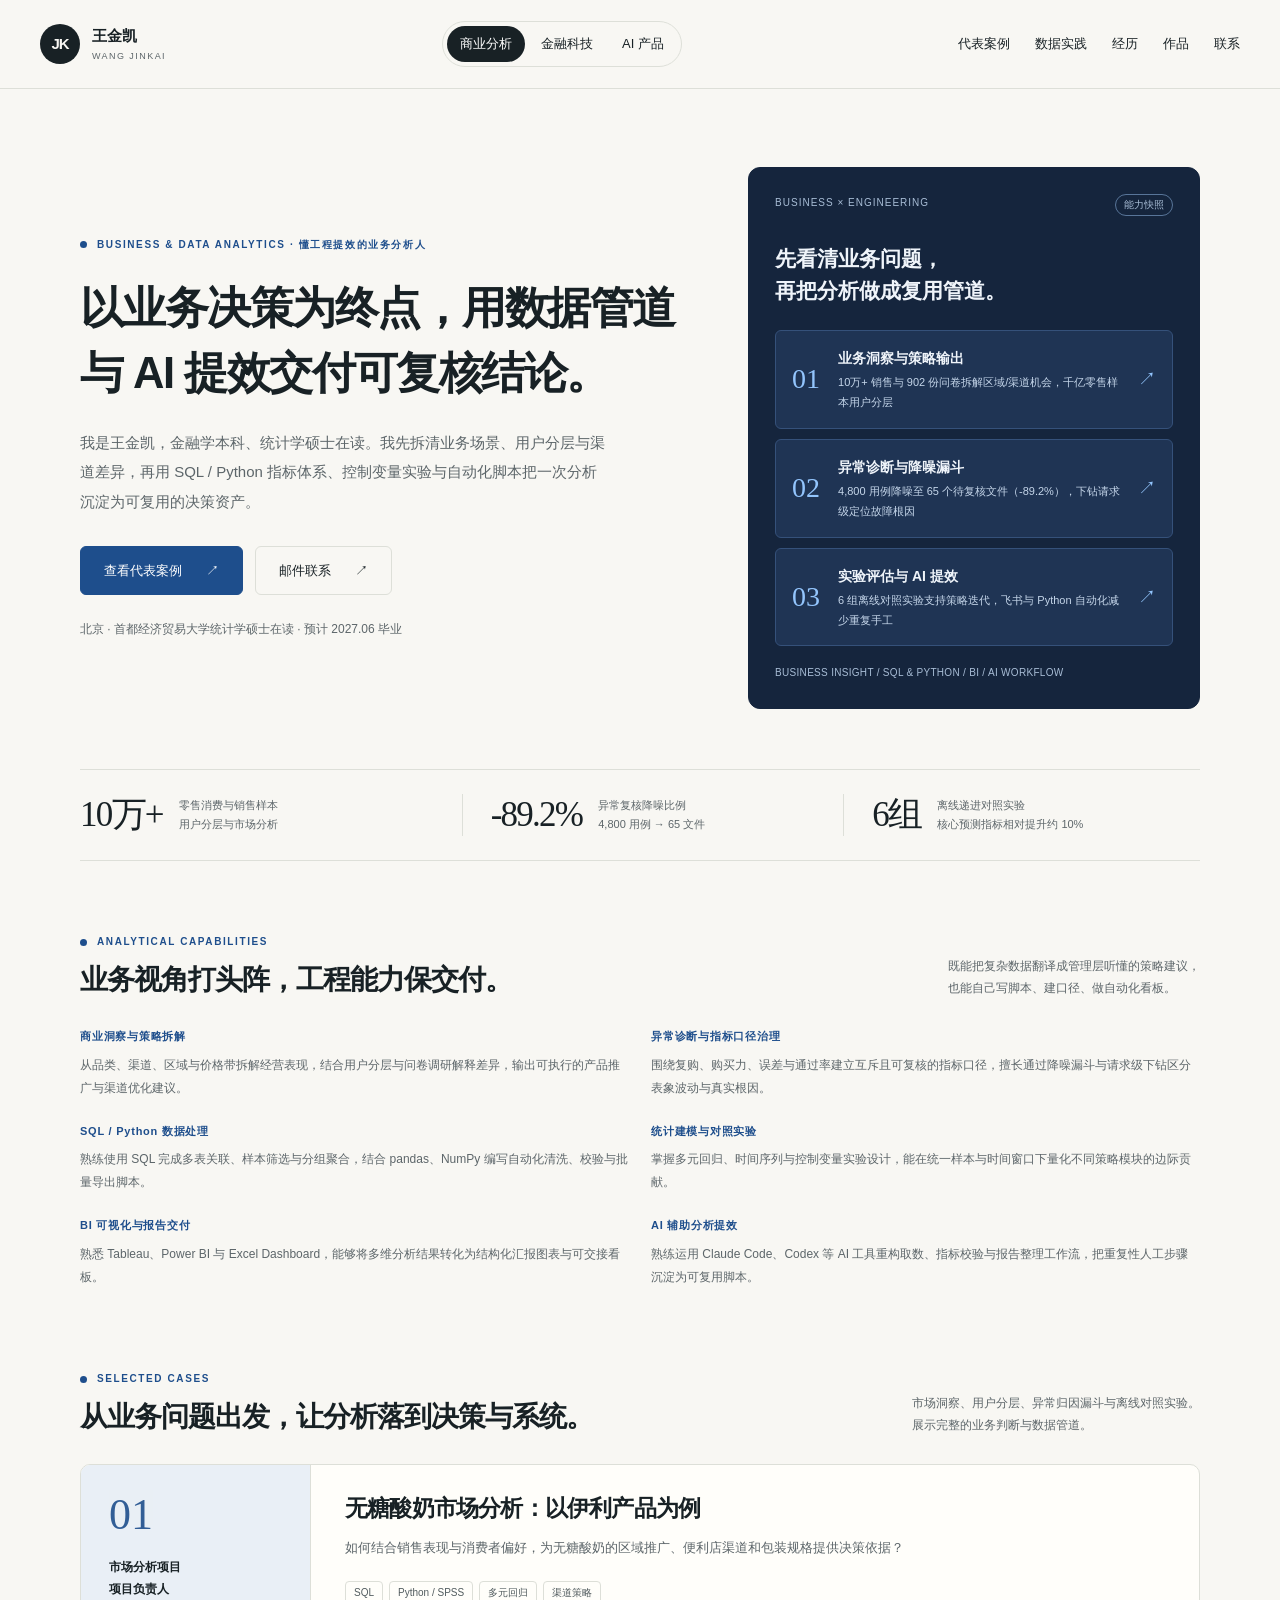
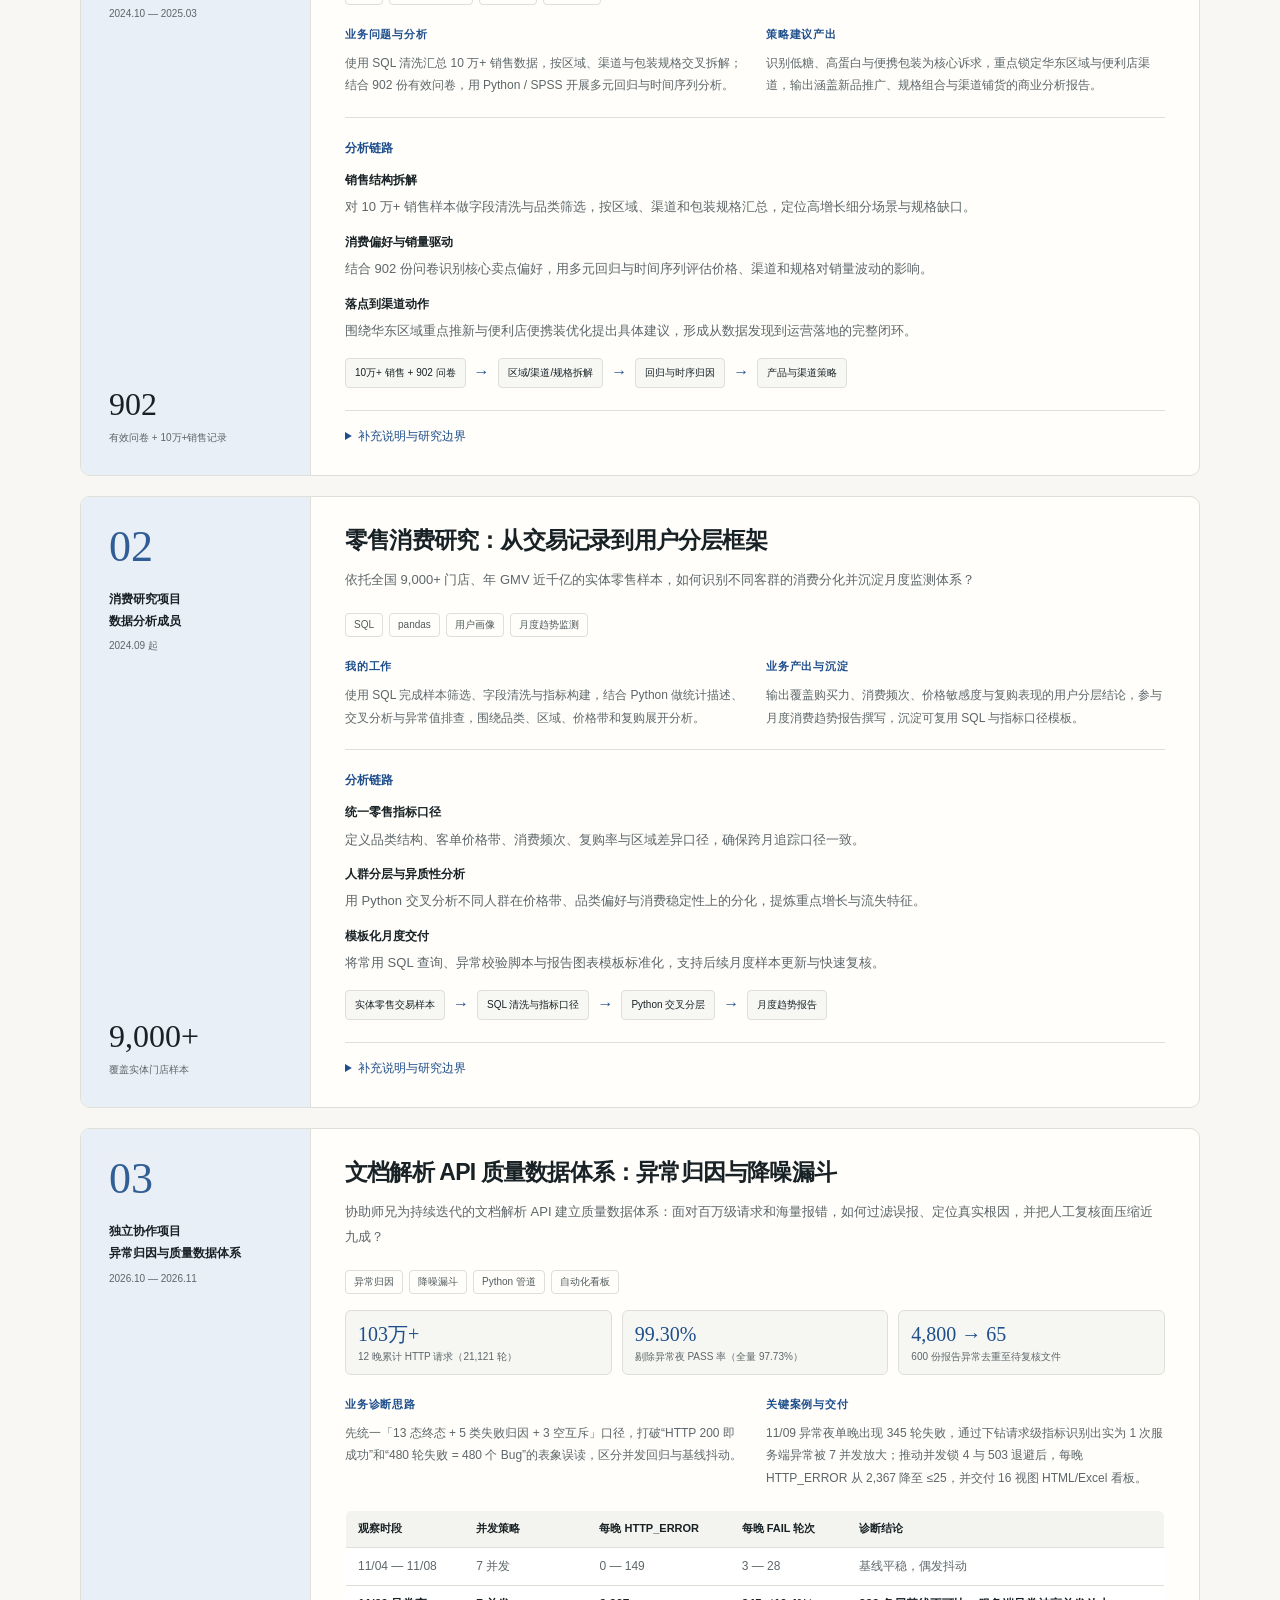
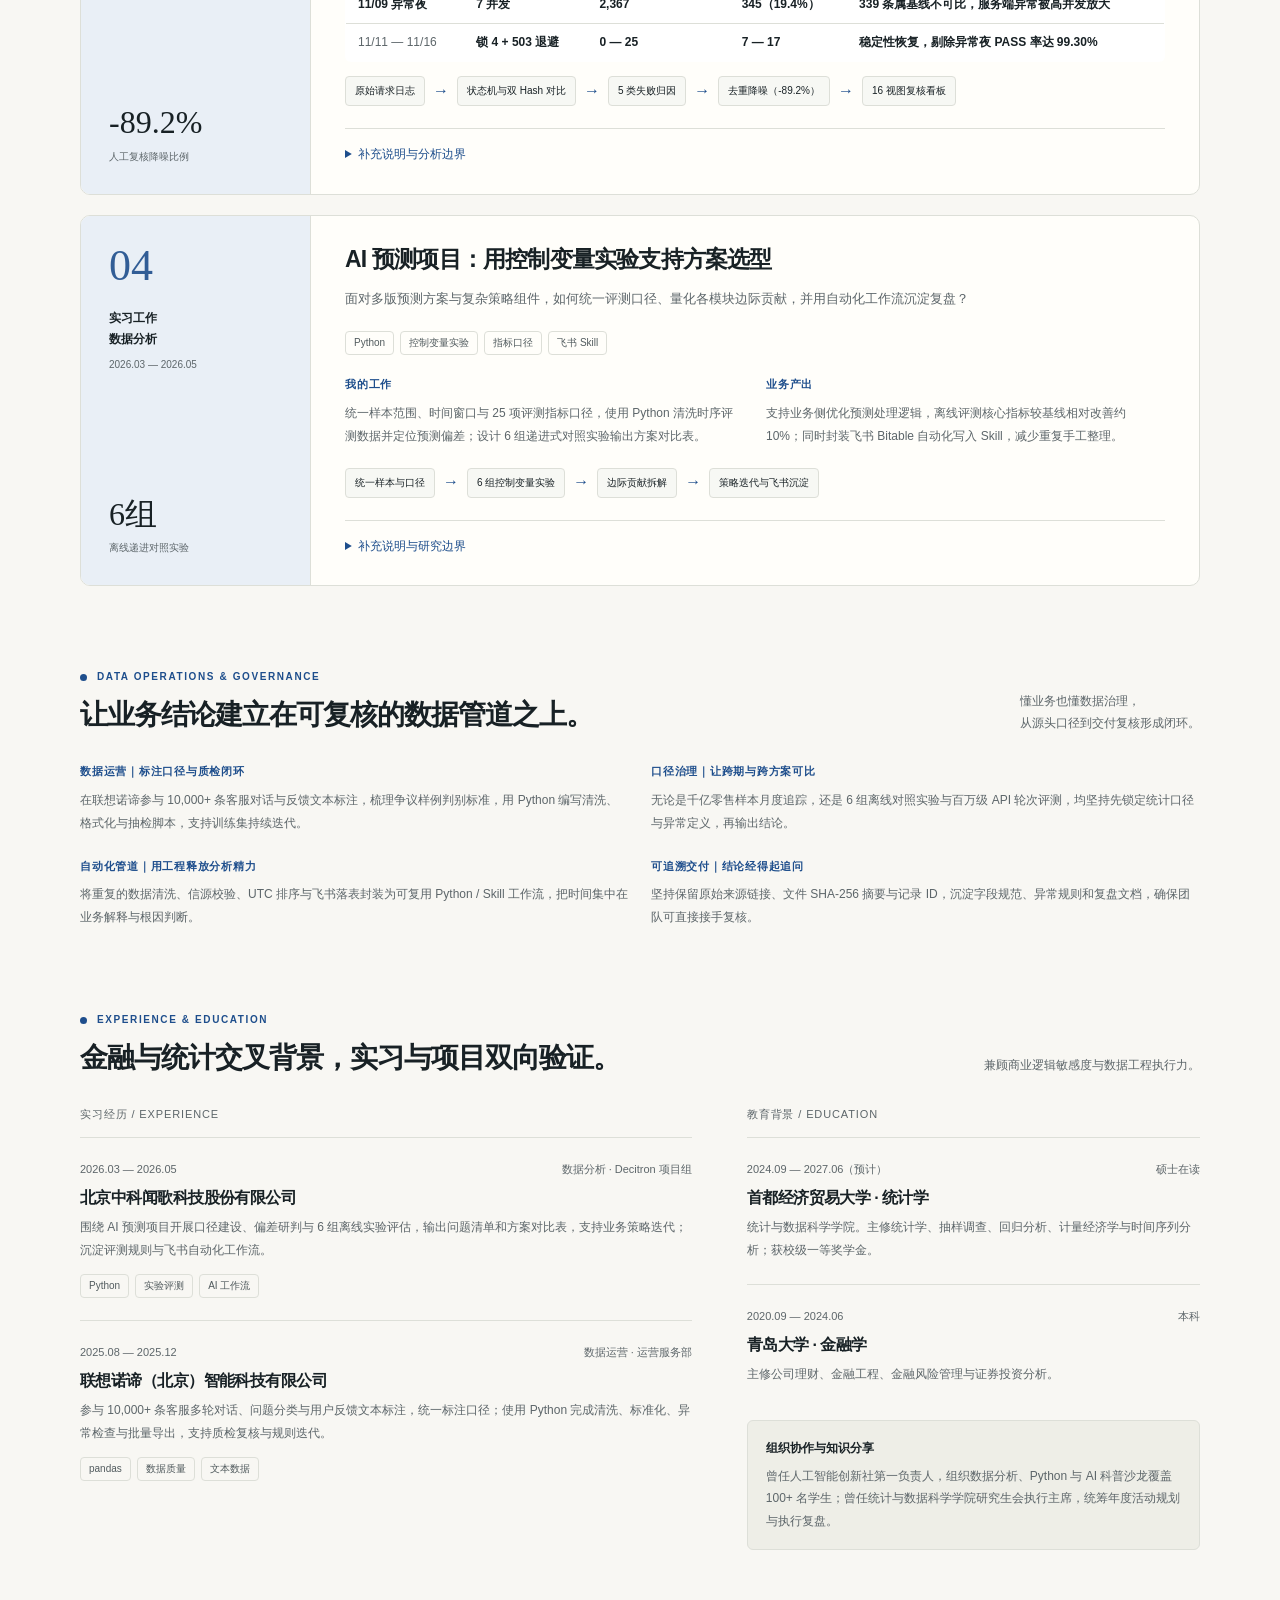
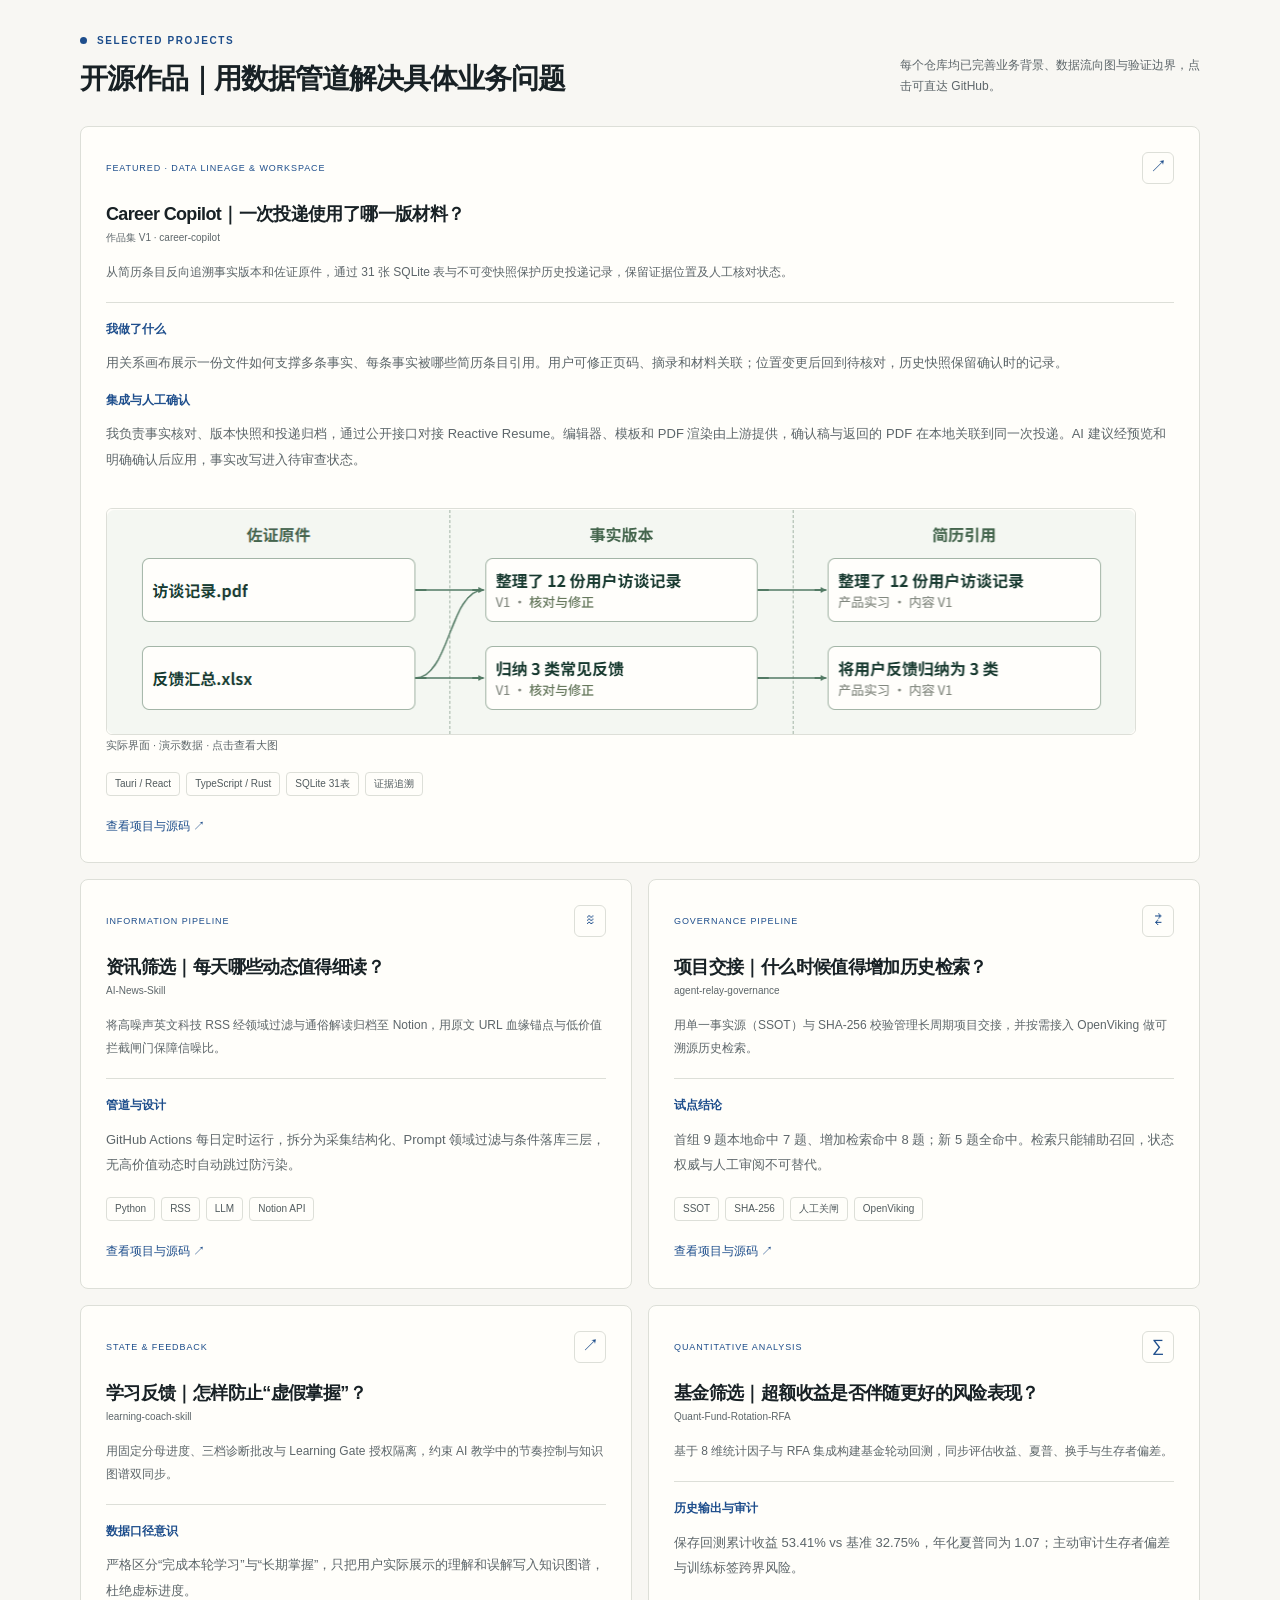
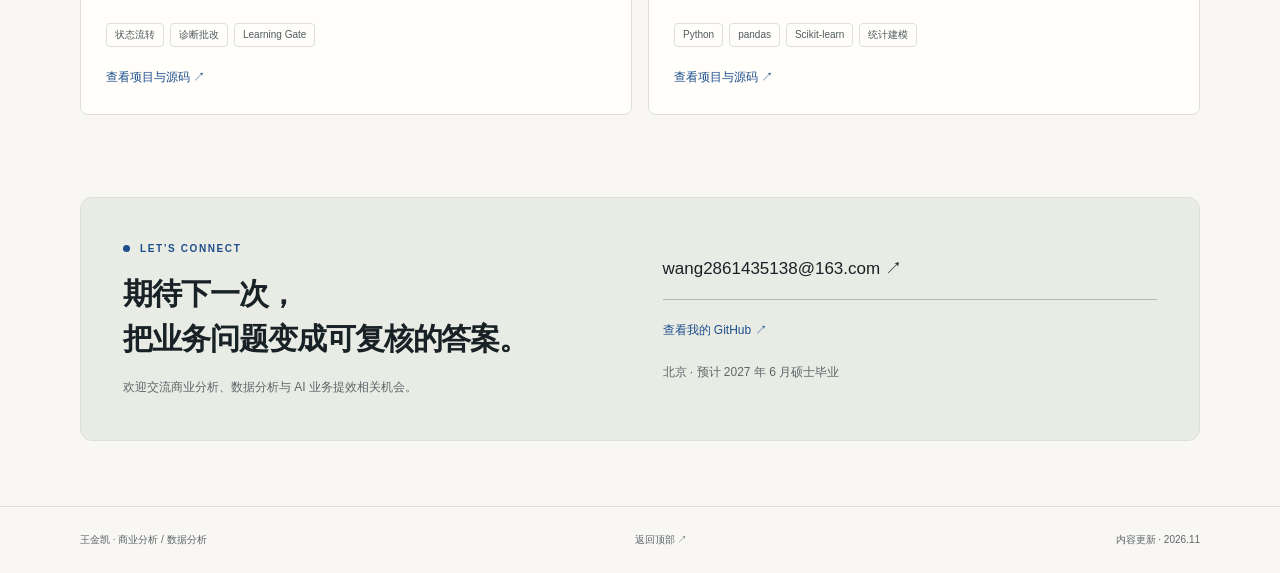
<file: index.html>
<!doctype html>
<html lang="zh-CN">
<head>
<meta charset="utf-8">
<meta name="viewport" content="width=device-width, initial-scale=1">
<meta name="description" content="王金凯的商业分析与数据分析主页：懂数据管道与 AI 提效的业务分析人，涵盖消费洞察、指标建设、异常归因与降噪漏斗、离线对照实验与自动化工作流。">
<meta name="theme-color" content="#F8F7F3">
<title>王金凯 | 商业分析与数据分析</title>
<link rel="stylesheet" href="assets/css/styles.css">
</head>
<body class="analytics">
<a class="skip-link" href="#main">跳到正文</a>
<header class="site-header">
<div class="header-inner">
<a class="brand" href="#main" aria-label="王金凯，商业分析与数据分析主页">
<span class="brand-mark" aria-hidden="true">JK</span>
<span>王金凯<span class="brand-en">WANG JINKAI</span></span>
</a>
<nav class="track-nav" aria-label="求职方向切换">
<a href="analytics/" aria-current="page">商业分析</a>
<a href="fintech/">金融科技</a>
<a href="ai-product/">AI 产品</a>
</nav>
<nav class="section-nav" aria-label="页内导航">
<a href="#cases">代表案例</a>
<a href="#data-practice">数据实践</a>
<a href="#experience">经历</a>
<a href="#works">作品</a>
<a href="#contact">联系</a>
</nav>
</div>
</header>
<main class="page-shell" id="main">
<section class="hero" aria-labelledby="page-title">
<div>
<p class="eyebrow">BUSINESS &amp; DATA ANALYTICS · 懂工程提效的业务分析人</p>
<h1 id="page-title">以<span class="phrase">业务决策</span>为终点，用数据管道与 AI 提效交付<span class="phrase">可复核结论</span>。</h1>
<p class="hero-intro">我是王金凯，金融学本科、统计学硕士在读。我先拆清业务场景、用户分层与渠道差异，再用 SQL / Python 指标体系、控制变量实验与自动化脚本把一次分析沉淀为可复用的决策资产。</p>
<div class="hero-actions">
<a class="button primary" href="#cases">查看代表案例 <span aria-hidden="true">↗</span></a>
<a class="button" href="mailto:wang2861435138@163.com">邮件联系 <span aria-hidden="true">↗</span></a>
</div>
<p class="hero-meta">北京 · 首都经济贸易大学统计学硕士在读 · 预计 2027.06 毕业</p>
</div>
<aside class="hero-board" aria-label="核心能力与代表交付">
<div class="board-top">
<span>BUSINESS × ENGINEERING</span>
<span>能力快照</span>
</div>
<p class="board-title">先看清业务问题，<br>再把分析做成复用管道。</p>
<div class="flow-row">
<span class="flow-number" aria-hidden="true">01</span>
<div>
<strong>业务洞察与策略输出</strong>
<p>10万+ 销售与 902 份问卷拆解区域/渠道机会，千亿零售样本用户分层</p>
</div>
<span class="flow-arrow" aria-hidden="true">↗</span>
</div>
<div class="flow-row">
<span class="flow-number" aria-hidden="true">02</span>
<div>
<strong>异常诊断与降噪漏斗</strong>
<p>4,800 用例降噪至 65 个待复核文件（-89.2%），下钻请求级定位故障根因</p>
</div>
<span class="flow-arrow" aria-hidden="true">↗</span>
</div>
<div class="flow-row">
<span class="flow-number" aria-hidden="true">03</span>
<div>
<strong>实验评估与 AI 提效</strong>
<p>6 组离线对照实验支持策略迭代，飞书与 Python 自动化减少重复手工</p>
</div>
<span class="flow-arrow" aria-hidden="true">↗</span>
</div>
<p class="board-caption">BUSINESS INSIGHT / SQL &amp; PYTHON / BI / AI WORKFLOW</p>
</aside>
</section>
<div class="proof-strip" aria-label="代表成果概览">
<div class="proof-item">
<b>10万+</b>
<span>零售消费与销售样本<br>用户分层与市场分析</span>
</div>
<div class="proof-item">
<b>-89.2%</b>
<span>异常复核降噪比例<br>4,800 用例 → 65 文件</span>
</div>
<div class="proof-item">
<b>6组</b>
<span>离线递进对照实验<br>核心预测指标相对提升约 10%</span>
</div>
</div>
<section class="experience-section" id="skills" aria-labelledby="skills-title">
<div class="section-heading">
<div><p class="eyebrow">ANALYTICAL CAPABILITIES</p><h2 id="skills-title">业务视角打头阵，工程能力保交付。</h2></div>
<p>既能把复杂数据翻译成管理层听懂的策略建议，<br>也能自己写脚本、建口径、做自动化看板。</p>
</div>
<div class="case-grid">
<div><h4>商业洞察与策略拆解</h4><p>从品类、渠道、区域与价格带拆解经营表现，结合用户分层与问卷调研解释差异，输出可执行的产品推广与渠道优化建议。</p></div>
<div><h4>异常诊断与指标口径治理</h4><p>围绕复购、购买力、误差与通过率建立互斥且可复核的指标口径，擅长通过降噪漏斗与请求级下钻区分表象波动与真实根因。</p></div>
<div><h4>SQL / Python 数据处理</h4><p>熟练使用 SQL 完成多表关联、样本筛选与分组聚合，结合 pandas、NumPy 编写自动化清洗、校验与批量导出脚本。</p></div>
<div><h4>统计建模与对照实验</h4><p>掌握多元回归、时间序列与控制变量实验设计，能在统一样本与时间窗口下量化不同策略模块的边际贡献。</p></div>
<div><h4>BI 可视化与报告交付</h4><p>熟悉 Tableau、Power BI 与 Excel Dashboard，能够将多维分析结果转化为结构化汇报图表与可交接看板。</p></div>
<div><h4>AI 辅助分析提效</h4><p>熟练运用 Claude Code、Codex 等 AI 工具重构取数、指标校验与报告整理工作流，把重复性人工步骤沉淀为可复用脚本。</p></div>
</div>
</section>
<section class="cases" id="cases">
<div class="section-heading">
<div>
<p class="eyebrow">SELECTED CASES</p>
<h2>从业务问题出发，让分析落到决策与系统。</h2>
</div>
<p>市场洞察、用户分层、异常归因漏斗与离线对照实验。<br>展示完整的业务判断与数据管道。</p>
</div>

<article class="case-card">
<div class="case-side">
<span class="case-index" aria-hidden="true">01</span>
<div>
<p class="case-type">市场分析项目<br>项目负责人</p>
<p class="case-date">2024.10 — 2025.03</p>
</div>
<p class="metric">902</p>
<p class="metric-label">有效问卷 + 10万+销售记录</p>
</div>
<div class="case-body">
<h3>无糖酸奶市场分析：以伊利产品为例</h3>
<p class="case-lead">如何结合销售表现与消费者偏好，为无糖酸奶的区域推广、便利店渠道和包装规格提供决策依据？</p>
<ul class="tag-list">
<li>SQL</li>
<li>Python / SPSS</li>
<li>多元回归</li>
<li>渠道策略</li>
</ul>
<div class="case-grid">
<div>
<h4>业务问题与分析</h4>
<p>使用 SQL 清洗汇总 10 万+ 销售数据，按区域、渠道与包装规格交叉拆解；结合 902 份有效问卷，用 Python / SPSS 开展多元回归与时间序列分析。</p>
</div>
<div>
<h4>策略建议产出</h4>
<p>识别低糖、高蛋白与便携包装为核心诉求，重点锁定华东区域与便利店渠道，输出涵盖新品推广、规格组合与渠道铺货的商业分析报告。</p>
</div>
</div>
<div class="case-analysis">
<h4>分析链路</h4>
<ol>
<li><strong>销售结构拆解</strong><p>对 10 万+ 销售样本做字段清洗与品类筛选，按区域、渠道和包装规格汇总，定位高增长细分场景与规格缺口。</p></li>
<li><strong>消费偏好与销量驱动</strong><p>结合 902 份问卷识别核心卖点偏好，用多元回归与时间序列评估价格、渠道和规格对销量波动的影响。</p></li>
<li><strong>落点到渠道动作</strong><p>围绕华东区域重点推新与便利店便携装优化提出具体建议，形成从数据发现到运营落地的完整闭环。</p></li>
</ol>
</div>
<div class="pipeline" aria-label="数据与分析管道">
<span>10万+ 销售 + 902 问卷</span>
<i aria-hidden="true">→</i>
<span>区域/渠道/规格拆解</span>
<i aria-hidden="true">→</i>
<span>回归与时序归因</span>
<i aria-hidden="true">→</i>
<span>产品与渠道策略</span>
</div>
<details>
<summary>补充说明与研究边界</summary>
<div class="detail-content">
<p>销售样本与调研问卷属于不同来源，分析中不将两类样本量简单相加；统计回归结果用于辅助定位驱动因素与制定策略，不直接等同于因果实验结论。</p>
</div>
</details>
</div>
</article>

<article class="case-card">
<div class="case-side">
<span class="case-index" aria-hidden="true">02</span>
<div>
<p class="case-type">消费研究项目<br>数据分析成员</p>
<p class="case-date">2024.09 起</p>
</div>
<p class="metric">9,000+</p>
<p class="metric-label">覆盖实体门店样本</p>
</div>
<div class="case-body">
<h3>零售消费研究：从交易记录到用户分层框架</h3>
<p class="case-lead">依托全国 9,000+ 门店、年 GMV 近千亿的实体零售样本，如何识别不同客群的消费分化并沉淀月度监测体系？</p>
<ul class="tag-list">
<li>SQL</li>
<li>pandas</li>
<li>用户画像</li>
<li>月度趋势监测</li>
</ul>
<div class="case-grid">
<div>
<h4>我的工作</h4>
<p>使用 SQL 完成样本筛选、字段清洗与指标构建，结合 Python 做统计描述、交叉分析与异常值排查，围绕品类、区域、价格带和复购展开分析。</p>
</div>
<div>
<h4>业务产出与沉淀</h4>
<p>输出覆盖购买力、消费频次、价格敏感度与复购表现的用户分层结论，参与月度消费趋势报告撰写，沉淀可复用 SQL 与指标口径模板。</p>
</div>
</div>
<div class="case-analysis">
<h4>分析链路</h4>
<ol>
<li><strong>统一零售指标口径</strong><p>定义品类结构、客单价格带、消费频次、复购率与区域差异口径，确保跨月追踪口径一致。</p></li>
<li><strong>人群分层与异质性分析</strong><p>用 Python 交叉分析不同人群在价格带、品类偏好与消费稳定性上的分化，提炼重点增长与流失特征。</p></li>
<li><strong>模板化月度交付</strong><p>将常用 SQL 查询、异常校验脚本与报告图表模板标准化，支持后续月度样本更新与快速复核。</p></li>
</ol>
</div>
<div class="pipeline" aria-label="数据与分析管道">
<span>实体零售交易样本</span>
<i aria-hidden="true">→</i>
<span>SQL 清洗与指标口径</span>
<i aria-hidden="true">→</i>
<span>Python 交叉分层</span>
<i aria-hidden="true">→</i>
<span>月度趋势报告</span>
</div>
<details>
<summary>补充说明与研究边界</summary>
<div class="detail-content">
<p>项目来自中国消费大数据研究院（合作蚂蚁商联零售样本）。本人角色为数据分析成员，此处展示指标设计与分析方法，不公开合作数据库原始记录。</p>
</div>
</details>
</div>
</article>

<article class="case-card">
<div class="case-side">
<span class="case-index" aria-hidden="true">03</span>
<div>
<p class="case-type">独立协作项目<br>异常归因与质量数据体系</p>
<p class="case-date">2026.10 — 2026.11</p>
</div>
<p class="metric">-89.2%</p>
<p class="metric-label">人工复核降噪比例</p>
</div>
<div class="case-body">
<h3>文档解析 API 质量数据体系：异常归因与降噪漏斗</h3>
<p class="case-lead">协助师兄为持续迭代的文档解析 API 建立质量数据体系：面对百万级请求和海量报错，如何过滤误报、定位真实根因，并把人工复核面压缩近九成？</p>
<ul class="tag-list">
<li>异常归因</li>
<li>降噪漏斗</li>
<li>Python 管道</li>
<li>自动化看板</li>
</ul>
<div class="kpi-inline" aria-label="核心运行指标">
<div class="kpi-chip"><b>103万+</b><span>12 晚累计 HTTP 请求（21,121 轮）</span></div>
<div class="kpi-chip"><b>99.30%</b><span>剔除异常夜 PASS 率（全量 97.73%）</span></div>
<div class="kpi-chip"><b>4,800 → 65</b><span>600 份报告异常去重至待复核文件</span></div>
</div>
<div class="case-grid">
<div>
<h4>业务诊断思路</h4>
<p>先统一「13 态终态 + 5 类失败归因 + 3 空互斥」口径，打破“HTTP 200 即成功”和“480 轮失败 = 480 个 Bug”的表象误读，区分并发回归与基线抖动。</p>
</div>
<div>
<h4>关键案例与交付</h4>
<p>11/09 异常夜单晚出现 345 轮失败，通过下钻请求级指标识别出实为 1 次服务端异常被 7 并发放大；推动并发锁 4 与 503 退避后，每晚 HTTP_ERROR 从 2,367 降至 ≤25，并交付 16 视图 HTML/Excel 看板。</p>
</div>
</div>
<div class="data-table-wrap">
<table class="data-table">
<thead><tr><th>观察时段</th><th>并发策略</th><th>每晚 HTTP_ERROR</th><th>每晚 FAIL 轮次</th><th>诊断结论</th></tr></thead>
<tbody>
<tr><td>11/04 — 11/08</td><td>7 并发</td><td>0 — 149</td><td>3 — 28</td><td>基线平稳，偶发抖动</td></tr>
<tr><td><strong>11/09 异常夜</strong></td><td><strong>7 并发</strong></td><td><strong>2,367</strong></td><td><strong>345（19.4%）</strong></td><td><strong>339 条属基线不可比，服务端异常被高并发放大</strong></td></tr>
<tr><td>11/11 — 11/16</td><td><strong>锁 4 + 503 退避</strong></td><td><strong>0 — 25</strong></td><td><strong>7 — 17</strong></td><td><strong>稳定性恢复，剔除异常夜 PASS 率达 99.30%</strong></td></tr>
</tbody>
</table>
</div>
<div class="pipeline" aria-label="降噪与归因数据管道">
<span>原始请求日志</span>
<i aria-hidden="true">→</i>
<span>状态机与双 Hash 对比</span>
<i aria-hidden="true">→</i>
<span>5 类失败归因</span>
<i aria-hidden="true">→</i>
<span>去重降噪（-89.2%）</span>
<i aria-hidden="true">→</i>
<span>16 视图复核看板</span>
</div>
<details>
<summary>补充说明与分析边界</summary>
<div class="detail-content">
<p>该体系在 39 天内从 0 搭建并完成交接，1,183/1,183 条证据路径核验 0 缺失。需注意：自动化比对证明的是“并发与基线一致”，不等同于人工 Gold 语义正确性；“0 确认 Bug”是人工复核尚未闭环的流程状态，而非最终质量结论。</p>
</div>
</details>
</div>
</article>

<article class="case-card">
<div class="case-side">
<span class="case-index" aria-hidden="true">04</span>
<div>
<p class="case-type">实习工作<br>数据分析</p>
<p class="case-date">2026.03 — 2026.05</p>
</div>
<p class="metric">6组</p>
<p class="metric-label">离线递进对照实验</p>
</div>
<div class="case-body">
<h3>AI 预测项目：用控制变量实验支持方案选型</h3>
<p class="case-lead">面对多版预测方案与复杂策略组件，如何统一评测口径、量化各模块边际贡献，并用自动化工作流沉淀复盘？</p>
<ul class="tag-list">
<li>Python</li>
<li>控制变量实验</li>
<li>指标口径</li>
<li>飞书 Skill</li>
</ul>
<div class="case-grid">
<div>
<h4>我的工作</h4>
<p>统一样本范围、时间窗口与 25 项评测指标口径，使用 Python 清洗时序评测数据并定位预测偏差；设计 6 组递进式对照实验输出方案对比表。</p>
</div>
<div>
<h4>业务产出</h4>
<p>支持业务侧优化预测处理逻辑，离线评测核心指标较基线相对改善约 10%；同时封装飞书 Bitable 自动化写入 Skill，减少重复手工整理。</p>
</div>
</div>
<div class="pipeline" aria-label="实验评估管道">
<span>统一样本与口径</span>
<i aria-hidden="true">→</i>
<span>6 组控制变量实验</span>
<i aria-hidden="true">→</i>
<span>边际贡献拆解</span>
<i aria-hidden="true">→</i>
<span>策略迭代与飞书沉淀</span>
</div>
<details>
<summary>补充说明与研究边界</summary>
<div class="detail-content">
<p>在中科闻歌 Decitron 项目组开展实习。约 10% 为离线评测中核心指标的相对改善，不等同于百分点绝对提升，也不直接代表线上收益。实习中亦完成基于 TMGBench 的自动评测与三层 HTML 诊断报告。</p>
</div>
</details>
</div>
</article>
</section>

<section class="experience-section" id="data-practice" aria-labelledby="data-title">
<div class="section-heading">
<div><p class="eyebrow">DATA OPERATIONS &amp; GOVERNANCE</p><h2 id="data-title">让业务结论建立在可复核的数据管道之上。</h2></div>
<p>懂业务也懂数据治理，<br>从源头口径到交付复核形成闭环。</p>
</div>
<div class="case-grid">
<div><h4>数据运营｜标注口径与质检闭环</h4><p>在联想诺谛参与 10,000+ 条客服对话与反馈文本标注，梳理争议样例判别标准，用 Python 编写清洗、格式化与抽检脚本，支持训练集持续迭代。</p></div>
<div><h4>口径治理｜让跨期与跨方案可比</h4><p>无论是千亿零售样本月度追踪，还是 6 组离线对照实验与百万级 API 轮次评测，均坚持先锁定统计口径与异常定义，再输出结论。</p></div>
<div><h4>自动化管道｜用工程释放分析精力</h4><p>将重复的数据清洗、信源校验、UTC 排序与飞书落表封装为可复用 Python / Skill 工作流，把时间集中在业务解释与根因判断。</p></div>
<div><h4>可追溯交付｜结论经得起追问</h4><p>坚持保留原始来源链接、文件 SHA-256 摘要与记录 ID，沉淀字段规范、异常规则和复盘文档，确保团队可直接接手复核。</p></div>
</div>
</section>

<section class="experience-section" id="experience">
<div class="section-heading">
<div>
<p class="eyebrow">EXPERIENCE &amp; EDUCATION</p>
<h2>金融与统计交叉背景，实习与项目双向验证。</h2>
</div>
<p>兼顾商业逻辑敏感度与数据工程执行力。</p>
</div>
<div class="experience-layout">
<div>
<p class="timeline-label">实习经历 / EXPERIENCE</p>
<article class="timeline-item">
<div class="item-meta">
<span>2026.03 — 2026.05</span>
<span>数据分析 · Decitron 项目组</span>
</div>
<h3>北京中科闻歌科技股份有限公司</h3>
<p>围绕 AI 预测项目开展口径建设、偏差研判与 6 组离线实验评估，输出问题清单和方案对比表，支持业务策略迭代；沉淀评测规则与飞书自动化工作流。</p>
<ul class="tag-list"><li>Python</li><li>实验评测</li><li>AI 工作流</li></ul>
</article>
<article class="timeline-item">
<div class="item-meta">
<span>2025.08 — 2025.12</span>
<span>数据运营 · 运营服务部</span>
</div>
<h3>联想诺谛（北京）智能科技有限公司</h3>
<p>参与 10,000+ 条客服多轮对话、问题分类与用户反馈文本标注，统一标注口径；使用 Python 完成清洗、标准化、异常检查与批量导出，支持质检复核与规则迭代。</p>
<ul class="tag-list"><li>pandas</li><li>数据质量</li><li>文本数据</li></ul>
</article>
</div>
<div>
<p class="timeline-label">教育背景 / EDUCATION</p>
<article class="timeline-item">
<div class="item-meta">
<span>2024.09 — 2027.06（预计）</span>
<span>硕士在读</span>
</div>
<h3>首都经济贸易大学 · 统计学</h3>
<p>统计与数据科学学院。主修统计学、抽样调查、回归分析、计量经济学与时间序列分析；获校级一等奖学金。</p>
</article>
<article class="timeline-item">
<div class="item-meta">
<span>2020.09 — 2024.06</span>
<span>本科</span>
</div>
<h3>青岛大学 · 金融学</h3>
<p>主修公司理财、金融工程、金融风险管理与证券投资分析。</p>
</article>
<div class="community-note">
<strong>组织协作与知识分享</strong>曾任人工智能创新社第一负责人，组织数据分析、Python 与 AI 科普沙龙覆盖 100+ 名学生；曾任统计与数据科学学院研究生会执行主席，统筹年度活动规划与执行复盘。</div>
</div>
</div>
</section>

<section class="works-section" id="works">
<div class="section-heading">
<div>
<p class="eyebrow">SELECTED PROJECTS</p>
<h2>开源作品｜用数据管道解决具体业务问题</h2>
</div>
<p>每个仓库均已完善业务背景、数据流向图与验证边界，点击可直达 GitHub。</p>
</div>
<div class="works-grid">
<article class="work-card" data-project="career-copilot">
<div class="work-top"><span class="work-category">FEATURED · DATA LINEAGE &amp; WORKSPACE</span><span class="work-symbol" aria-hidden="true">↗</span></div>
<h3>Career Copilot｜一次投递使用了哪一版材料？</h3>
<p class="repo-name">作品集 V1 · career-copilot</p>
<p class="work-description">从简历条目反向追溯事实版本和佐证原件，通过 31 张 SQLite 表与不可变快照保护历史投递记录，保留证据位置及人工核对状态。</p>
<div class="work-detail">
<h4>我做了什么</h4><p>用关系画布展示一份文件如何支撑多条事实、每条事实被哪些简历条目引用。用户可修正页码、摘录和材料关联；位置变更后回到待核对，历史快照保留确认时的记录。</p>
<h4>集成与人工确认</h4><p>我负责事实核对、版本快照和投递归档，通过公开接口对接 <a href="https://github.com/reactive-resume/reactive-resume">Reactive Resume</a>。编辑器、模板和 PDF 渲染由上游提供，确认稿与返回的 PDF 在本地关联到同一次投递。AI 建议经预览和明确确认后应用，事实改写进入待审查状态。</p>
</div>
<figure class="work-preview">
<a href="assets/career-copilot-evidence.png"><img src="assets/career-copilot-evidence.png" alt="证据关系画布：佐证文件连接事实版本，再连接引用它的简历条目" width="1030" height="225" loading="lazy"></a>
<figcaption class="small-note">实际界面 · 演示数据 · 点击查看大图</figcaption>
</figure>
<ul class="tag-list"><li>Tauri / React</li><li>TypeScript / Rust</li><li>SQLite 31表</li><li>证据追溯</li></ul>
<a class="text-link" href="https://github.com/JKW-NB/career-copilot" target="_blank" rel="noopener noreferrer">查看项目与源码<span aria-hidden="true"> ↗</span><span class="sr-only">（新窗口打开）</span></a>
</article>

<article class="work-card">
<div class="work-top"><span class="work-category">INFORMATION PIPELINE</span><span class="work-symbol" aria-hidden="true">≋</span></div>
<h3>资讯筛选｜每天哪些动态值得细读？</h3>
<p class="repo-name">AI-News-Skill</p>
<p class="work-description">将高噪声英文科技 RSS 经领域过滤与通俗解读归档至 Notion，用原文 URL 血缘锚点与低价值拦截闸门保障信噪比。</p>
<div class="work-detail">
<h4>管道与设计</h4><p>GitHub Actions 每日定时运行，拆分为采集结构化、Prompt 领域过滤与条件落库三层，无高价值动态时自动跳过防污染。</p>
</div>
<ul class="tag-list"><li>Python</li><li>RSS</li><li>LLM</li><li>Notion API</li></ul>
<a class="text-link" href="https://github.com/JKW-NB/AI-News-Skill" target="_blank" rel="noopener noreferrer">查看项目与源码<span aria-hidden="true"> ↗</span><span class="sr-only">（新窗口打开）</span></a>
</article>

<article class="work-card">
<div class="work-top"><span class="work-category">GOVERNANCE PIPELINE</span><span class="work-symbol" aria-hidden="true">⇄</span></div>
<h3>项目交接｜什么时候值得增加历史检索？</h3>
<p class="repo-name">agent-relay-governance</p>
<p class="work-description">用单一事实源（SSOT）与 SHA-256 校验管理长周期项目交接，并按需接入 OpenViking 做可溯源历史检索。</p>
<div class="work-detail">
<h4>试点结论</h4><p>首组 9 题本地命中 7 题、增加检索命中 8 题；新 5 题全命中。检索只能辅助召回，状态权威与人工审阅不可替代。</p>
</div>
<ul class="tag-list"><li>SSOT</li><li>SHA-256</li><li>人工关闸</li><li>OpenViking</li></ul>
<a class="text-link" href="https://github.com/JKW-NB/agent-relay-governance" target="_blank" rel="noopener noreferrer">查看项目与源码<span aria-hidden="true"> ↗</span><span class="sr-only">（新窗口打开）</span></a>
</article>

<article class="work-card">
<div class="work-top"><span class="work-category">STATE &amp; FEEDBACK</span><span class="work-symbol" aria-hidden="true">↗</span></div>
<h3>学习反馈｜怎样防止“虚假掌握”？</h3>
<p class="repo-name">learning-coach-skill</p>
<p class="work-description">用固定分母进度、三档诊断批改与 Learning Gate 授权隔离，约束 AI 教学中的节奏控制与知识图谱双同步。</p>
<div class="work-detail">
<h4>数据口径意识</h4><p>严格区分“完成本轮学习”与“长期掌握”，只把用户实际展示的理解和误解写入知识图谱，杜绝虚标进度。</p>
</div>
<ul class="tag-list"><li>状态流转</li><li>诊断批改</li><li>Learning Gate</li></ul>
<a class="text-link" href="https://github.com/JKW-NB/learning-coach-skill" target="_blank" rel="noopener noreferrer">查看项目与源码<span aria-hidden="true"> ↗</span><span class="sr-only">（新窗口打开）</span></a>
</article>

<article class="work-card">
<div class="work-top"><span class="work-category">QUANTITATIVE ANALYSIS</span><span class="work-symbol" aria-hidden="true">∑</span></div>
<h3>基金筛选｜超额收益是否伴随更好的风险表现？</h3>
<p class="repo-name">Quant-Fund-Rotation-RFA</p>
<p class="work-description">基于 8 维统计因子与 RFA 集成构建基金轮动回测，同步评估收益、夏普、换手与生存者偏差。</p>
<div class="work-detail">
<h4>历史输出与审计</h4><p>保存回测累计收益 53.41% vs 基准 32.75%，年化夏普同为 1.07；主动审计生存者偏差与训练标签跨界风险。</p>
</div>
<ul class="tag-list"><li>Python</li><li>pandas</li><li>Scikit-learn</li><li>统计建模</li></ul>
<a class="text-link" href="https://github.com/JKW-NB/Quant-Fund-Rotation-RFA" target="_blank" rel="noopener noreferrer">查看项目与源码<span aria-hidden="true"> ↗</span><span class="sr-only">（新窗口打开）</span></a>
</article>
</div>
</section>

<section class="contact-card" id="contact" aria-labelledby="contact-title">
<div>
<p class="eyebrow">LET’S CONNECT</p>
<h2 id="contact-title">期待下一次，<br>把业务问题变成可复核的答案。</h2>
<p>欢迎交流商业分析、数据分析与 AI 业务提效相关机会。</p>
</div>
<div class="contact-actions">
<a class="email-link" href="mailto:wang2861435138@163.com">wang2861435138@163.com<span aria-hidden="true"> ↗</span></a>
<a class="text-link" href="https://github.com/JKW-NB" target="_blank" rel="noopener noreferrer">查看我的 GitHub<span aria-hidden="true"> ↗</span><span class="sr-only">（新窗口打开）</span></a>
<p class="small-note">北京 · 预计 2027 年 6 月硕士毕业</p>
</div>
</section>
</main>
<footer class="site-footer">
<div class="page-shell footer-inner">
<span>王金凯 · 商业分析 / 数据分析</span>
<a href="#main">返回顶部 <span aria-hidden="true">↗</span></a>
<span>内容更新 · 2026.11</span>
</div>
</footer>
</body>
</html>
</file>
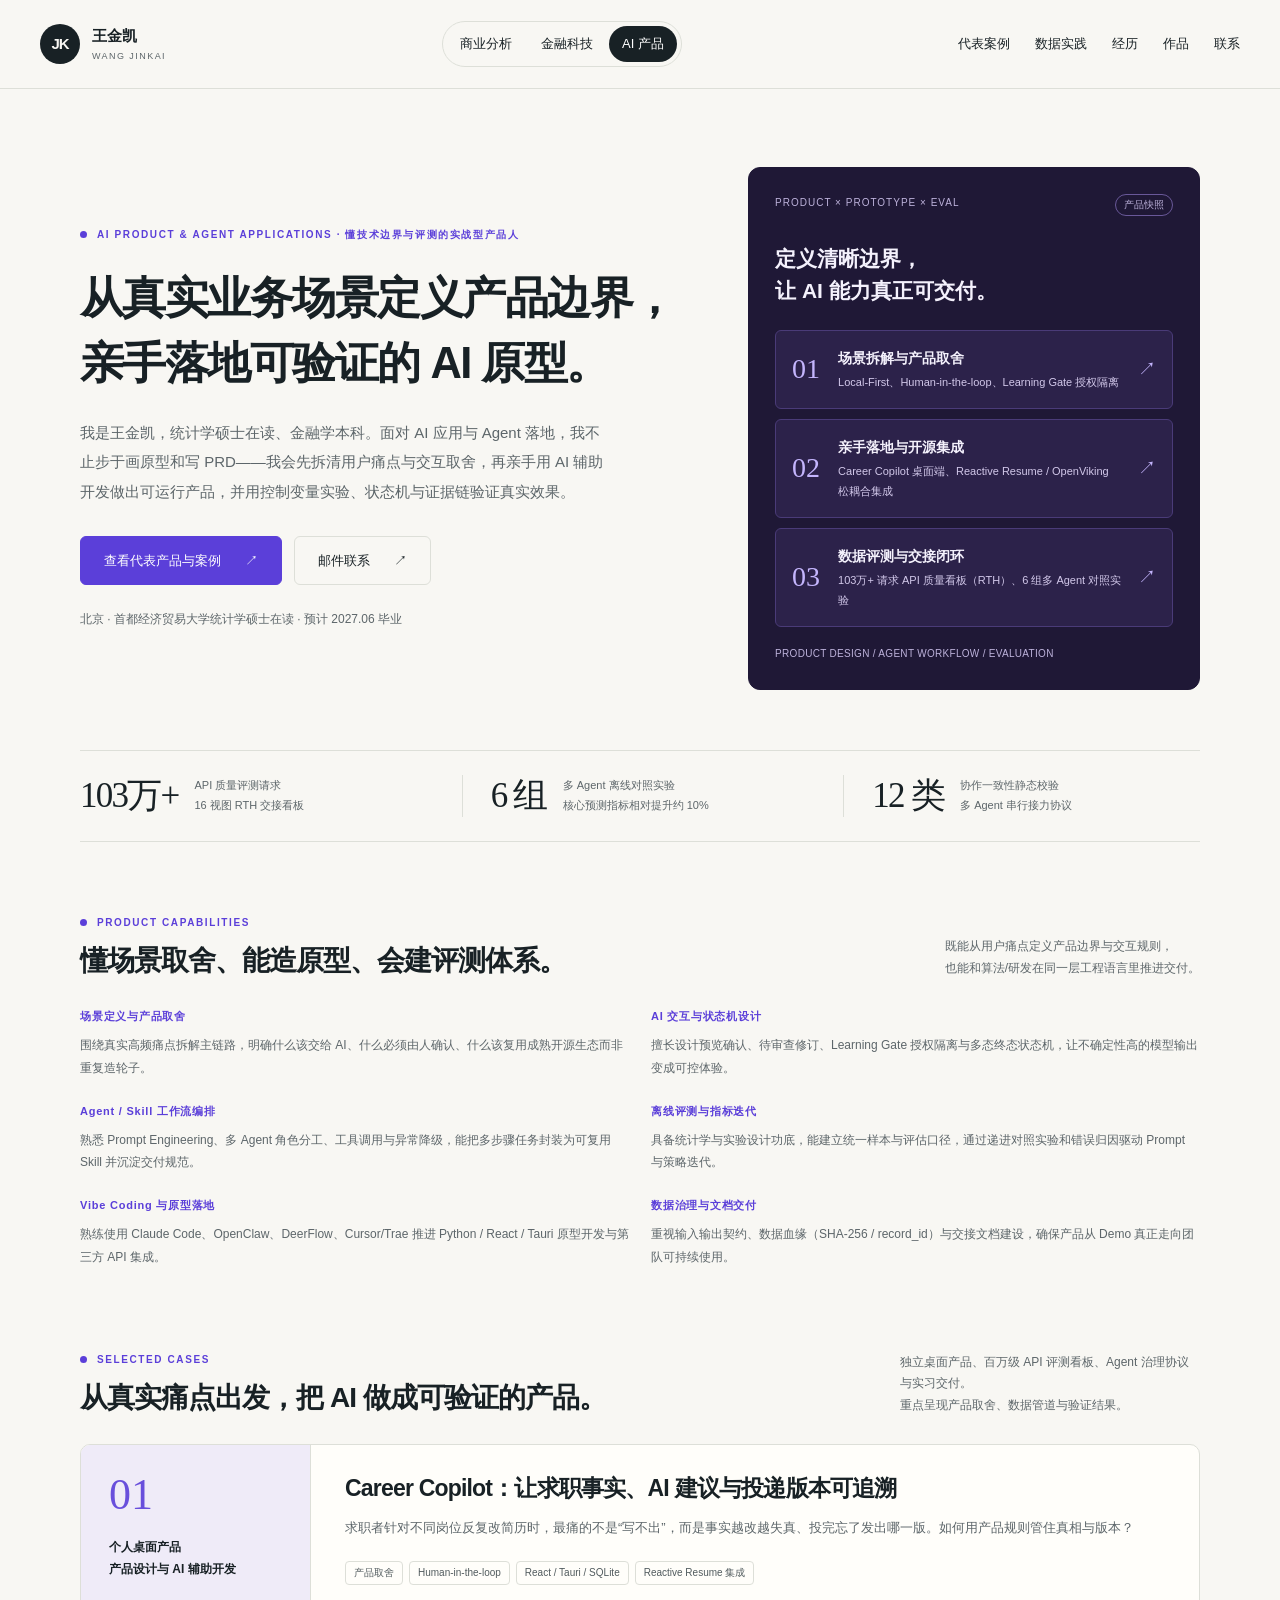
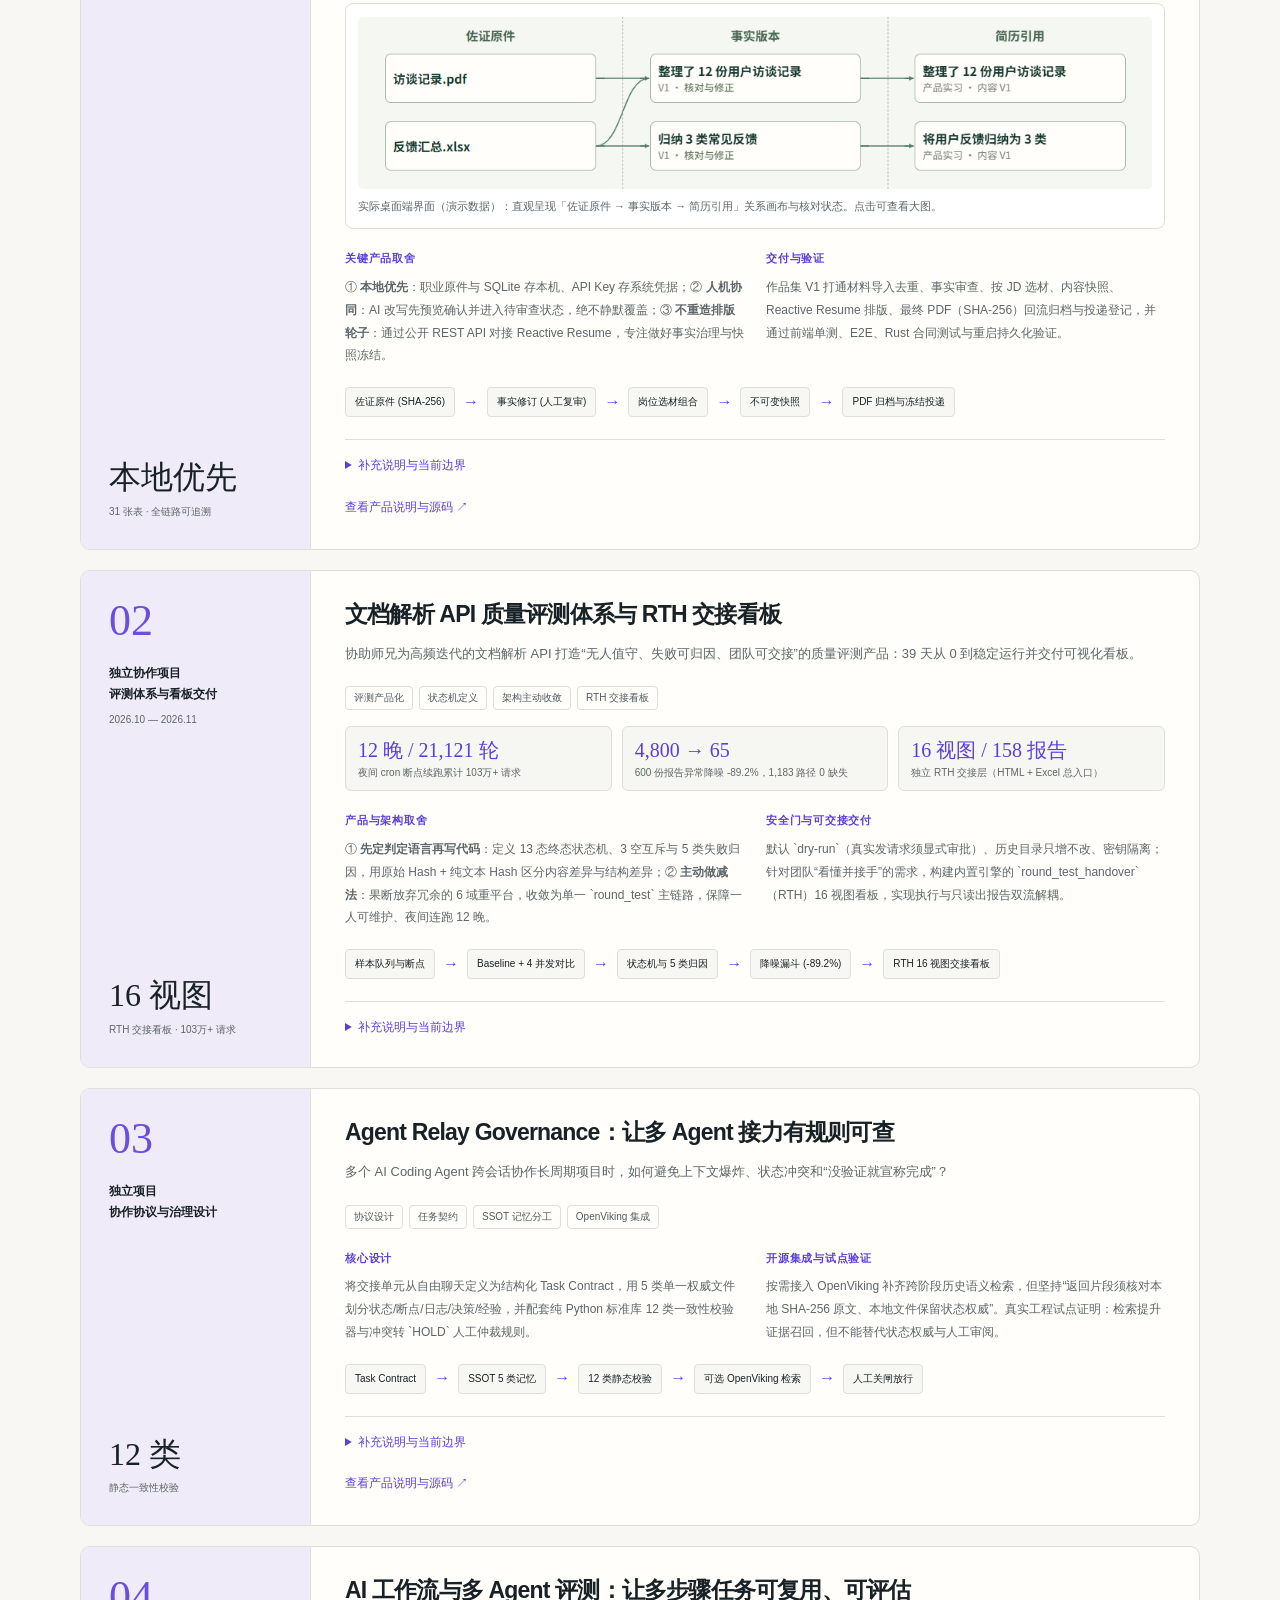
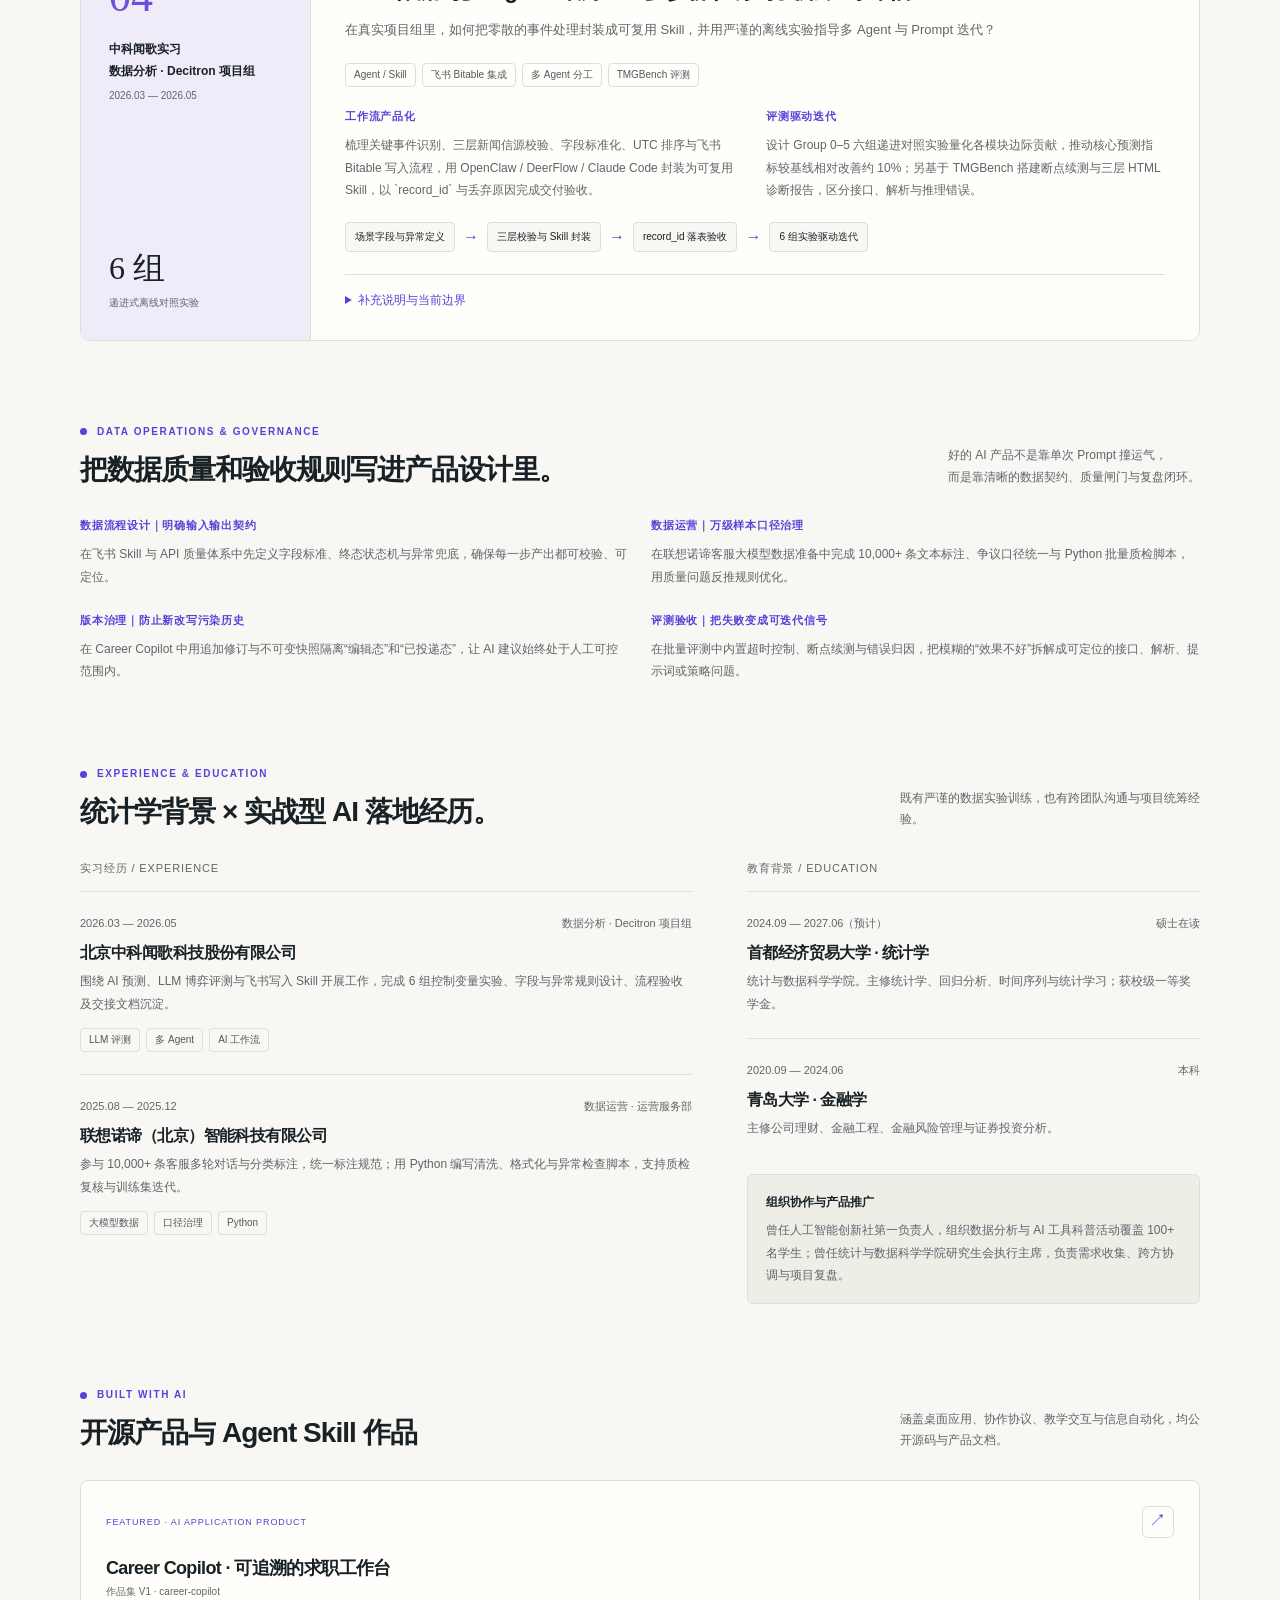
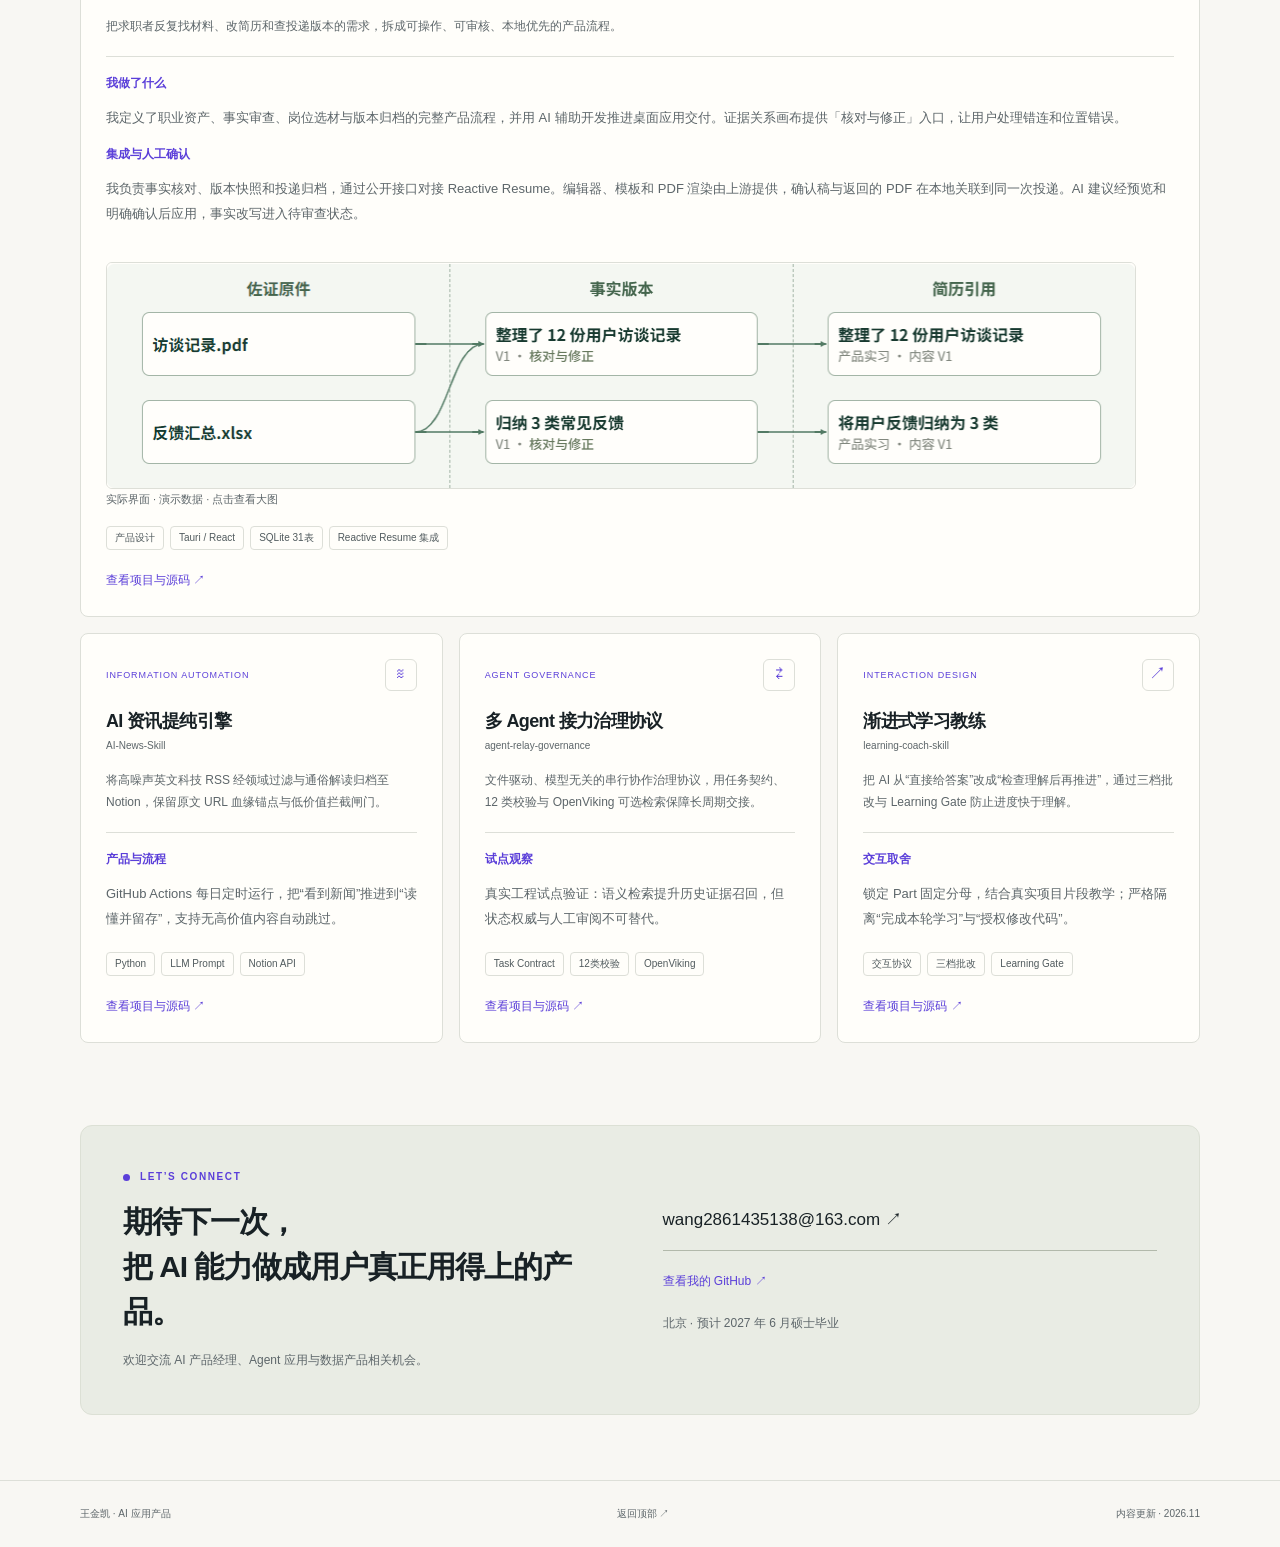
<file: ai-product/index.html>
<!doctype html>
<html lang="zh-CN">
<head>
<meta charset="utf-8">
<meta name="viewport" content="width=device-width, initial-scale=1">
<meta name="description" content="王金凯的 AI 应用产品主页：懂技术边界与数据评测的实战型 AI 产品人，涵盖 Career Copilot 桌面工作台、API 质量评测与交接看板、多 Agent 协作治理与 LLM 评测。">
<meta name="theme-color" content="#F8F7F3">
<title>王金凯 | AI 应用产品</title>
<link rel="stylesheet" href="../assets/css/styles.css">
</head>
<body class="ai-product">
<a class="skip-link" href="#main">跳到正文</a>
<header class="site-header">
<div class="header-inner">
<a class="brand" href="#main" aria-label="王金凯，AI 应用产品主页">
<span class="brand-mark" aria-hidden="true">JK</span>
<span>王金凯<span class="brand-en">WANG JINKAI</span></span>
</a>
<nav class="track-nav" aria-label="求职方向切换">
<a href="../analytics/">商业分析</a>
<a href="../fintech/">金融科技</a>
<a href="../ai-product/" aria-current="page">AI 产品</a>
</nav>
<nav class="section-nav" aria-label="页内导航">
<a href="#cases">代表案例</a>
<a href="#data-practice">数据实践</a>
<a href="#experience">经历</a>
<a href="#works">作品</a>
<a href="#contact">联系</a>
</nav>
</div>
</header>
<main class="page-shell" id="main">
<section class="hero" aria-labelledby="page-title">
<div>
<p class="eyebrow">AI PRODUCT &amp; AGENT APPLICATIONS · 懂技术边界与评测的实战型产品人</p>
<h1 id="page-title">从真实<span class="phrase">业务场景</span>定义产品边界，亲手落地<span class="phrase">可验证的 AI 原型</span>。</h1>
<p class="hero-intro">我是王金凯，统计学硕士在读、金融学本科。面对 AI 应用与 Agent 落地，我不止步于画原型和写 PRD——我会先拆清用户痛点与交互取舍，再亲手用 AI 辅助开发做出可运行产品，并用控制变量实验、状态机与证据链验证真实效果。</p>
<div class="hero-actions">
<a class="button primary" href="#cases">查看代表产品与案例 <span aria-hidden="true">↗</span></a>
<a class="button" href="mailto:wang2861435138@163.com">邮件联系 <span aria-hidden="true">↗</span></a>
</div>
<p class="hero-meta">北京 · 首都经济贸易大学统计学硕士在读 · 预计 2027.06 毕业</p>
</div>
<aside class="hero-board" aria-label="AI 产品实战快照">
<div class="board-top">
<span>PRODUCT × PROTOTYPE × EVAL</span>
<span>产品快照</span>
</div>
<p class="board-title">定义清晰边界，<br>让 AI 能力真正可交付。</p>
<div class="flow-row">
<span class="flow-number" aria-hidden="true">01</span>
<div>
<strong>场景拆解与产品取舍</strong>
<p>Local-First、Human-in-the-loop、Learning Gate 授权隔离</p>
</div>
<span class="flow-arrow" aria-hidden="true">↗</span>
</div>
<div class="flow-row">
<span class="flow-number" aria-hidden="true">02</span>
<div>
<strong>亲手落地与开源集成</strong>
<p>Career Copilot 桌面端、Reactive Resume / OpenViking 松耦合集成</p>
</div>
<span class="flow-arrow" aria-hidden="true">↗</span>
</div>
<div class="flow-row">
<span class="flow-number" aria-hidden="true">03</span>
<div>
<strong>数据评测与交接闭环</strong>
<p>103万+ 请求 API 质量看板（RTH）、6 组多 Agent 对照实验</p>
</div>
<span class="flow-arrow" aria-hidden="true">↗</span>
</div>
<p class="board-caption">PRODUCT DESIGN / AGENT WORKFLOW / EVALUATION</p>
</aside>
</section>
<div class="proof-strip" aria-label="代表实践概览">
<div class="proof-item"><b>103万+</b><span>API 质量评测请求<br>16 视图 RTH 交接看板</span></div>
<div class="proof-item"><b>6 组</b><span>多 Agent 离线对照实验<br>核心预测指标相对提升约 10%</span></div>
<div class="proof-item"><b>12 类</b><span>协作一致性静态校验<br>多 Agent 串行接力协议</span></div>
</div>

<section class="experience-section" id="skills" aria-labelledby="skills-title">
<div class="section-heading">
<div><p class="eyebrow">PRODUCT CAPABILITIES</p><h2 id="skills-title">懂场景取舍、能造原型、会建评测体系。</h2></div>
<p>既能从用户痛点定义产品边界与交互规则，<br>也能和算法/研发在同一层工程语言里推进交付。</p>
</div>
<div class="case-grid">
<div><h4>场景定义与产品取舍</h4><p>围绕真实高频痛点拆解主链路，明确什么该交给 AI、什么必须由人确认、什么该复用成熟开源生态而非重复造轮子。</p></div>
<div><h4>AI 交互与状态机设计</h4><p>擅长设计预览确认、待审查修订、Learning Gate 授权隔离与多态终态状态机，让不确定性高的模型输出变成可控体验。</p></div>
<div><h4>Agent / Skill 工作流编排</h4><p>熟悉 Prompt Engineering、多 Agent 角色分工、工具调用与异常降级，能把多步骤任务封装为可复用 Skill 并沉淀交付规范。</p></div>
<div><h4>离线评测与指标迭代</h4><p>具备统计学与实验设计功底，能建立统一样本与评估口径，通过递进对照实验和错误归因驱动 Prompt 与策略迭代。</p></div>
<div><h4>Vibe Coding 与原型落地</h4><p>熟练使用 Claude Code、OpenClaw、DeerFlow、Cursor/Trae 推进 Python / React / Tauri 原型开发与第三方 API 集成。</p></div>
<div><h4>数据治理与文档交付</h4><p>重视输入输出契约、数据血缘（SHA-256 / record_id）与交接文档建设，确保产品从 Demo 真正走向团队可持续使用。</p></div>
</div>
</section>

<section class="cases" id="cases">
<div class="section-heading">
<div>
<p class="eyebrow">SELECTED CASES</p>
<h2>从真实痛点出发，把 AI 做成可验证的产品。</h2>
</div>
<p>独立桌面产品、百万级 API 评测看板、Agent 治理协议与实习交付。<br>重点呈现产品取舍、数据管道与验证结果。</p>
</div>

<article class="case-card">
<div class="case-side">
<span class="case-index" aria-hidden="true">01</span>
<div>
<p class="case-type">个人桌面产品<br>产品设计与 AI 辅助开发</p>
</div>
<p class="metric">本地优先</p>
<p class="metric-label">31 张表 · 全链路可追溯</p>
</div>
<div class="case-body">
<h3>Career Copilot：让求职事实、AI 建议与投递版本可追溯</h3>
<p class="case-lead">求职者针对不同岗位反复改简历时，最痛的不是“写不出”，而是事实越改越失真、投完忘了发出哪一版。如何用产品规则管住真相与版本？</p>
<ul class="tag-list">
<li>产品取舍</li>
<li>Human-in-the-loop</li>
<li>React / Tauri / SQLite</li>
<li>Reactive Resume 集成</li>
</ul>
<figure class="case-figure">
<a href="../assets/career-copilot-evidence.png"><img src="../assets/career-copilot-evidence.png" alt="Career Copilot 证据关系画布：佐证原件连接事实版本，再连接引用它的简历条目" width="1030" height="225" loading="lazy"></a>
<figcaption>实际桌面端界面（演示数据）：直观呈现「佐证原件 → 事实版本 → 简历引用」关系画布与核对状态。点击可查看大图。</figcaption>
</figure>
<div class="case-grid">
<div>
<h4>关键产品取舍</h4>
<p>① <strong>本地优先</strong>：职业原件与 SQLite 存本机、API Key 存系统凭据；② <strong>人机协同</strong>：AI 改写先预览确认并进入待审查状态，绝不静默覆盖；③ <strong>不重造排版轮子</strong>：通过公开 REST API 对接 Reactive Resume，专注做好事实治理与快照冻结。</p>
</div>
<div>
<h4>交付与验证</h4>
<p>作品集 V1 打通材料导入去重、事实审查、按 JD 选材、内容快照、Reactive Resume 排版、最终 PDF（SHA-256）回流归档与投递登记，并通过前端单测、E2E、Rust 合同测试与重启持久化验证。</p>
</div>
</div>
<div class="pipeline" aria-label="产品数据管道">
<span>佐证原件 (SHA-256)</span>
<i aria-hidden="true">→</i>
<span>事实修订 (人工复审)</span>
<i aria-hidden="true">→</i>
<span>岗位选材组合</span>
<i aria-hidden="true">→</i>
<span>不可变快照</span>
<i aria-hidden="true">→</i>
<span>PDF 归档与冻结投递</span>
</div>
<details>
<summary>补充说明与当前边界</summary>
<div class="detail-content">
<p>模型连接已通过本机兼容接口与 Windows 凭据机制验收，真实外部模型效果需按用户所配服务实测；批量材料自动解析、模拟访谈与自动选材优化列在后续迭代计划中。</p>
</div>
</details>
<a class="text-link" href="https://github.com/JKW-NB/career-copilot" target="_blank" rel="noopener noreferrer">查看产品说明与源码 ↗<span class="sr-only">（新窗口打开）</span></a>
</div>
</article>

<article class="case-card">
<div class="case-side">
<span class="case-index" aria-hidden="true">02</span>
<div>
<p class="case-type">独立协作项目<br>评测体系与看板交付</p>
<p class="case-date">2026.10 — 2026.11</p>
</div>
<p class="metric">16 视图</p>
<p class="metric-label">RTH 交接看板 · 103万+ 请求</p>
</div>
<div class="case-body">
<h3>文档解析 API 质量评测体系与 RTH 交接看板</h3>
<p class="case-lead">协助师兄为高频迭代的文档解析 API 打造“无人值守、失败可归因、团队可交接”的质量评测产品：39 天从 0 到稳定运行并交付可视化看板。</p>
<ul class="tag-list">
<li>评测产品化</li>
<li>状态机定义</li>
<li>架构主动收敛</li>
<li>RTH 交接看板</li>
</ul>
<div class="kpi-inline" aria-label="核心交付指标">
<div class="kpi-chip"><b>12 晚 / 21,121 轮</b><span>夜间 cron 断点续跑累计 103万+ 请求</span></div>
<div class="kpi-chip"><b>4,800 → 65</b><span>600 份报告异常降噪 -89.2%，1,183 路径 0 缺失</span></div>
<div class="kpi-chip"><b>16 视图 / 158 报告</b><span>独立 RTH 交接层（HTML + Excel 总入口）</span></div>
</div>
<div class="case-grid">
<div>
<h4>产品与架构取舍</h4>
<p>① <strong>先定判定语言再写代码</strong>：定义 13 态终态状态机、3 空互斥与 5 类失败归因，用原始 Hash + 纯文本 Hash 区分内容差异与结构差异；② <strong>主动做减法</strong>：果断放弃冗余的 6 域重平台，收敛为单一 `round_test` 主链路，保障一人可维护、夜间连跑 12 晚。</p>
</div>
<div>
<h4>安全门与可交接交付</h4>
<p>默认 `dry-run`（真实发请求须显式审批）、历史目录只增不改、密钥隔离；针对团队“看懂并接手”的需求，构建内置引擎的 `round_test_handover`（RTH）16 视图看板，实现执行与只读出报告双流解耦。</p>
</div>
</div>
<div class="pipeline" aria-label="评测交付管道">
<span>样本队列与断点</span>
<i aria-hidden="true">→</i>
<span>Baseline + 4 并发对比</span>
<i aria-hidden="true">→</i>
<span>状态机与 5 类归因</span>
<i aria-hidden="true">→</i>
<span>降噪漏斗 (-89.2%)</span>
<i aria-hidden="true">→</i>
<span>RTH 16 视图交接看板</span>
</div>
<details>
<summary>补充说明与当前边界</summary>
<div class="detail-content">
<p>11/09 七并发异常夜验证了“轮级归因只回答可不可比，根因必须下钻请求级”，据此推动并发锁 4 与 503 退避。同时明确能力边界：自动化 PASS 只代表与 baseline 一致，不等同于人工 Gold 语义正确性。</p>
</div>
</details>
</div>
</article>

<article class="case-card">
<div class="case-side">
<span class="case-index" aria-hidden="true">03</span>
<div>
<p class="case-type">独立项目<br>协作协议与治理设计</p>
</div>
<p class="metric">12 类</p>
<p class="metric-label">静态一致性校验</p>
</div>
<div class="case-body">
<h3>Agent Relay Governance：让多 Agent 接力有规则可查</h3>
<p class="case-lead">多个 AI Coding Agent 跨会话协作长周期项目时，如何避免上下文爆炸、状态冲突和“没验证就宣称完成”？</p>
<ul class="tag-list">
<li>协议设计</li>
<li>任务契约</li>
<li>SSOT 记忆分工</li>
<li>OpenViking 集成</li>
</ul>
<div class="case-grid">
<div>
<h4>核心设计</h4>
<p>将交接单元从自由聊天定义为结构化 Task Contract，用 5 类单一权威文件划分状态/断点/日志/决策/经验，并配套纯 Python 标准库 12 类一致性校验器与冲突转 `HOLD` 人工仲裁规则。</p>
</div>
<div>
<h4>开源集成与试点验证</h4>
<p>按需接入 OpenViking 补齐跨阶段历史语义检索，但坚持“返回片段须核对本地 SHA-256 原文、本地文件保留状态权威”。真实工程试点证明：检索提升证据召回，但不能替代状态权威与人工审阅。</p>
</div>
</div>
<div class="pipeline" aria-label="治理数据管道">
<span>Task Contract</span>
<i aria-hidden="true">→</i>
<span>SSOT 5 类记忆</span>
<i aria-hidden="true">→</i>
<span>12 类静态校验</span>
<i aria-hidden="true">→</i>
<span>可选 OpenViking 检索</span>
<i aria-hidden="true">→</i>
<span>人工关闸放行</span>
</div>
<details>
<summary>补充说明与当前边界</summary>
<div class="detail-content">
<p>ARG 是轻量文件协议而非 Agent Runtime，不做并行调度运行时，也不自动判定业务验收是否通过。</p>
</div>
</details>
<a class="text-link" href="https://github.com/JKW-NB/agent-relay-governance" target="_blank" rel="noopener noreferrer">查看产品说明与源码 ↗<span class="sr-only">（新窗口打开）</span></a>
</div>
</article>

<article class="case-card">
<div class="case-side">
<span class="case-index" aria-hidden="true">04</span>
<div>
<p class="case-type">中科闻歌实习<br>数据分析 · Decitron 项目组</p>
<p class="case-date">2026.03 — 2026.05</p>
</div>
<p class="metric">6 组</p>
<p class="metric-label">递进式离线对照实验</p>
</div>
<div class="case-body">
<h3>AI 工作流与多 Agent 评测：让多步骤任务可复用、可评估</h3>
<p class="case-lead">在真实项目组里，如何把零散的事件处理封装成可复用 Skill，并用严谨的离线实验指导多 Agent 与 Prompt 迭代？</p>
<ul class="tag-list">
<li>Agent / Skill</li>
<li>飞书 Bitable 集成</li>
<li>多 Agent 分工</li>
<li>TMGBench 评测</li>
</ul>
<div class="case-grid">
<div>
<h4>工作流产品化</h4>
<p>梳理关键事件识别、三层新闻信源校验、字段标准化、UTC 排序与飞书 Bitable 写入流程，用 OpenClaw / DeerFlow / Claude Code 封装为可复用 Skill，以 `record_id` 与丢弃原因完成交付验收。</p>
</div>
<div>
<h4>评测驱动迭代</h4>
<p>设计 Group 0–5 六组递进对照实验量化各模块边际贡献，推动核心预测指标较基线相对改善约 10%；另基于 TMGBench 搭建断点续测与三层 HTML 诊断报告，区分接口、解析与推理错误。</p>
</div>
</div>
<div class="pipeline" aria-label="工作流与评测管道">
<span>场景字段与异常定义</span>
<i aria-hidden="true">→</i>
<span>三层校验与 Skill 封装</span>
<i aria-hidden="true">→</i>
<span>record_id 落表验收</span>
<i aria-hidden="true">→</i>
<span>6 组实验驱动迭代</span>
</div>
<details>
<summary>补充说明与当前边界</summary>
<div class="detail-content">
<p>实习岗位为数据分析。预测市场实验与 TMGBench 博弈推理评测为不同模块实践；内部工作流仅展示产品与评测方法，不公开业务原始数据。</p>
</div>
</details>
</div>
</article>
</section>

<section class="experience-section" id="data-practice" aria-labelledby="data-title">
<div class="section-heading">
<div><p class="eyebrow">DATA OPERATIONS &amp; GOVERNANCE</p><h2 id="data-title">把数据质量和验收规则写进产品设计里。</h2></div>
<p>好的 AI 产品不是靠单次 Prompt 撞运气，<br>而是靠清晰的数据契约、质量闸门与复盘闭环。</p>
</div>
<div class="case-grid">
<div><h4>数据流程设计｜明确输入输出契约</h4><p>在飞书 Skill 与 API 质量体系中先定义字段标准、终态状态机与异常兜底，确保每一步产出都可校验、可定位。</p></div>
<div><h4>数据运营｜万级样本口径治理</h4><p>在联想诺谛客服大模型数据准备中完成 10,000+ 条文本标注、争议口径统一与 Python 批量质检脚本，用质量问题反推规则优化。</p></div>
<div><h4>版本治理｜防止新改写污染历史</h4><p>在 Career Copilot 中用追加修订与不可变快照隔离“编辑态”和“已投递态”，让 AI 建议始终处于人工可控范围内。</p></div>
<div><h4>评测验收｜把失败变成可迭代信号</h4><p>在批量评测中内置超时控制、断点续测与错误归因，把模糊的“效果不好”拆解成可定位的接口、解析、提示词或策略问题。</p></div>
</div>
</section>

<section class="experience-section" id="experience">
<div class="section-heading">
<div>
<p class="eyebrow">EXPERIENCE &amp; EDUCATION</p>
<h2>统计学背景 × 实战型 AI 落地经历。</h2>
</div>
<p>既有严谨的数据实验训练，也有跨团队沟通与项目统筹经验。</p>
</div>
<div class="experience-layout">
<div>
<p class="timeline-label">实习经历 / EXPERIENCE</p>
<article class="timeline-item">
<div class="item-meta">
<span>2026.03 — 2026.05</span>
<span>数据分析 · Decitron 项目组</span>
</div>
<h3>北京中科闻歌科技股份有限公司</h3>
<p>围绕 AI 预测、LLM 博弈评测与飞书写入 Skill 开展工作，完成 6 组控制变量实验、字段与异常规则设计、流程验收及交接文档沉淀。</p>
<ul class="tag-list"><li>LLM 评测</li><li>多 Agent</li><li>AI 工作流</li></ul>
</article>
<article class="timeline-item">
<div class="item-meta">
<span>2025.08 — 2025.12</span>
<span>数据运营 · 运营服务部</span>
</div>
<h3>联想诺谛（北京）智能科技有限公司</h3>
<p>参与 10,000+ 条客服多轮对话与分类标注，统一标注规范；用 Python 编写清洗、格式化与异常检查脚本，支持质检复核与训练集迭代。</p>
<ul class="tag-list"><li>大模型数据</li><li>口径治理</li><li>Python</li></ul>
</article>
</div>
<div>
<p class="timeline-label">教育背景 / EDUCATION</p>
<article class="timeline-item">
<div class="item-meta">
<span>2024.09 — 2027.06（预计）</span>
<span>硕士在读</span>
</div>
<h3>首都经济贸易大学 · 统计学</h3>
<p>统计与数据科学学院。主修统计学、回归分析、时间序列与统计学习；获校级一等奖学金。</p>
</article>
<article class="timeline-item">
<div class="item-meta">
<span>2020.09 — 2024.06</span>
<span>本科</span>
</div>
<h3>青岛大学 · 金融学</h3>
<p>主修公司理财、金融工程、金融风险管理与证券投资分析。</p>
</article>
<div class="community-note">
<strong>组织协作与产品推广</strong>曾任人工智能创新社第一负责人，组织数据分析与 AI 工具科普活动覆盖 100+ 名学生；曾任统计与数据科学学院研究生会执行主席，负责需求收集、跨方协调与项目复盘。</div>
</div>
</div>
</section>

<section class="works-section" id="works">
<div class="section-heading">
<div>
<p class="eyebrow">BUILT WITH AI</p>
<h2>开源产品与 Agent Skill 作品</h2>
</div>
<p>涵盖桌面应用、协作协议、教学交互与信息自动化，均公开源码与产品文档。</p>
</div>
<div class="works-grid cols-3">
<article class="work-card" data-project="career-copilot">
<div class="work-top"><span class="work-category">FEATURED · AI APPLICATION PRODUCT</span><span class="work-symbol" aria-hidden="true">↗</span></div>
<h3>Career Copilot · 可追溯的求职工作台</h3>
<p class="repo-name">作品集 V1 · career-copilot</p>
<p class="work-description">把求职者反复找材料、改简历和查投递版本的需求，拆成可操作、可审核、本地优先的产品流程。</p>
<div class="work-detail">
<h4>我做了什么</h4><p>我定义了职业资产、事实审查、岗位选材与版本归档的完整产品流程，并用 AI 辅助开发推进桌面应用交付。证据关系画布提供「核对与修正」入口，让用户处理错连和位置错误。</p>
<h4>集成与人工确认</h4><p>我负责事实核对、版本快照和投递归档，通过公开接口对接 <a href="https://github.com/reactive-resume/reactive-resume">Reactive Resume</a>。编辑器、模板和 PDF 渲染由上游提供，确认稿与返回的 PDF 在本地关联到同一次投递。AI 建议经预览和明确确认后应用，事实改写进入待审查状态。</p>
</div>
<figure class="work-preview">
<a href="../assets/career-copilot-evidence.png"><img src="../assets/career-copilot-evidence.png" alt="证据关系画布：佐证文件连接事实版本，再连接引用它的简历条目" width="1030" height="225" loading="lazy"></a>
<figcaption class="small-note">实际界面 · 演示数据 · 点击查看大图</figcaption>
</figure>
<ul class="tag-list"><li>产品设计</li><li>Tauri / React</li><li>SQLite 31表</li><li>Reactive Resume 集成</li></ul>
<a class="text-link" href="https://github.com/JKW-NB/career-copilot" target="_blank" rel="noopener noreferrer">查看项目与源码<span aria-hidden="true"> ↗</span><span class="sr-only">（新窗口打开）</span></a>
</article>

<article class="work-card">
<div class="work-top"><span class="work-category">INFORMATION AUTOMATION</span><span class="work-symbol" aria-hidden="true">≋</span></div>
<h3>AI 资讯提纯引擎</h3>
<p class="repo-name">AI-News-Skill</p>
<p class="work-description">将高噪声英文科技 RSS 经领域过滤与通俗解读归档至 Notion，保留原文 URL 血缘锚点与低价值拦截闸门。</p>
<div class="work-detail">
<h4>产品与流程</h4><p>GitHub Actions 每日定时运行，把“看到新闻”推进到“读懂并留存”，支持无高价值内容自动跳过。</p>
</div>
<ul class="tag-list"><li>Python</li><li>LLM Prompt</li><li>Notion API</li></ul>
<a class="text-link" href="https://github.com/JKW-NB/AI-News-Skill" target="_blank" rel="noopener noreferrer">查看项目与源码<span aria-hidden="true"> ↗</span><span class="sr-only">（新窗口打开）</span></a>
</article>

<article class="work-card">
<div class="work-top"><span class="work-category">AGENT GOVERNANCE</span><span class="work-symbol" aria-hidden="true">⇄</span></div>
<h3>多 Agent 接力治理协议</h3>
<p class="repo-name">agent-relay-governance</p>
<p class="work-description">文件驱动、模型无关的串行协作治理协议，用任务契约、12 类校验与 OpenViking 可选检索保障长周期交接。</p>
<div class="work-detail">
<h4>试点观察</h4><p>真实工程试点验证：语义检索提升历史证据召回，但状态权威与人工审阅不可替代。</p>
</div>
<ul class="tag-list"><li>Task Contract</li><li>12类校验</li><li>OpenViking</li></ul>
<a class="text-link" href="https://github.com/JKW-NB/agent-relay-governance" target="_blank" rel="noopener noreferrer">查看项目与源码<span aria-hidden="true"> ↗</span><span class="sr-only">（新窗口打开）</span></a>
</article>

<article class="work-card">
<div class="work-top"><span class="work-category">INTERACTION DESIGN</span><span class="work-symbol" aria-hidden="true">↗</span></div>
<h3>渐进式学习教练</h3>
<p class="repo-name">learning-coach-skill</p>
<p class="work-description">把 AI 从“直接给答案”改成“检查理解后再推进”，通过三档批改与 Learning Gate 防止进度快于理解。</p>
<div class="work-detail">
<h4>交互取舍</h4><p>锁定 Part 固定分母，结合真实项目片段教学；严格隔离“完成本轮学习”与“授权修改代码”。</p>
</div>
<ul class="tag-list"><li>交互协议</li><li>三档批改</li><li>Learning Gate</li></ul>
<a class="text-link" href="https://github.com/JKW-NB/learning-coach-skill" target="_blank" rel="noopener noreferrer">查看项目与源码<span aria-hidden="true"> ↗</span><span class="sr-only">（新窗口打开）</span></a>
</article>
</div>
</section>

<section class="contact-card" id="contact" aria-labelledby="contact-title">
<div>
<p class="eyebrow">LET’S CONNECT</p>
<h2 id="contact-title">期待下一次，<br>把 AI 能力做成用户真正用得上的产品。</h2>
<p>欢迎交流 AI 产品经理、Agent 应用与数据产品相关机会。</p>
</div>
<div class="contact-actions">
<a class="email-link" href="mailto:wang2861435138@163.com">wang2861435138@163.com<span aria-hidden="true"> ↗</span></a>
<a class="text-link" href="https://github.com/JKW-NB" target="_blank" rel="noopener noreferrer">查看我的 GitHub<span aria-hidden="true"> ↗</span><span class="sr-only">（新窗口打开）</span></a>
<p class="small-note">北京 · 预计 2027 年 6 月硕士毕业</p>
</div>
</section>
</main>
<footer class="site-footer">
<div class="page-shell footer-inner">
<span>王金凯 · AI 应用产品</span>
<a href="#main">返回顶部 <span aria-hidden="true">↗</span></a>
<span>内容更新 · 2026.11</span>
</div>
</footer>
</body>
</html>
</file>
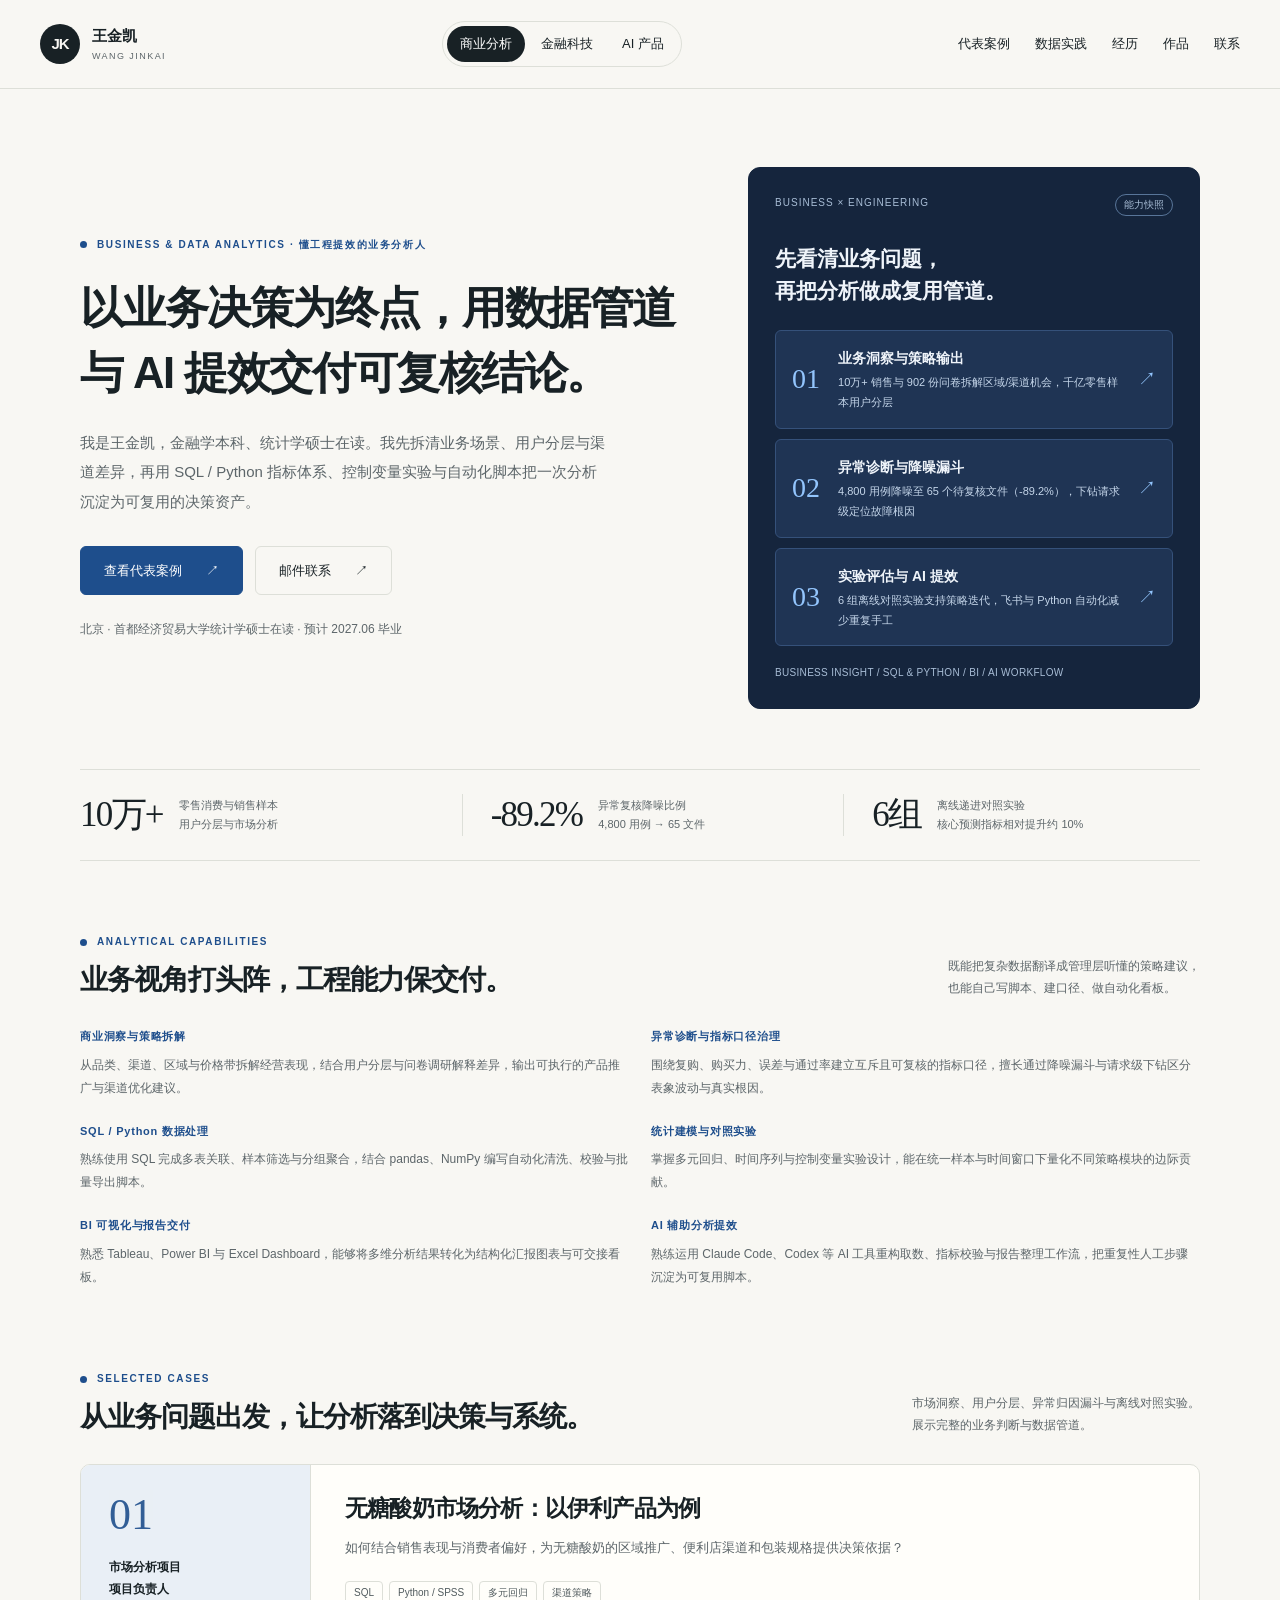
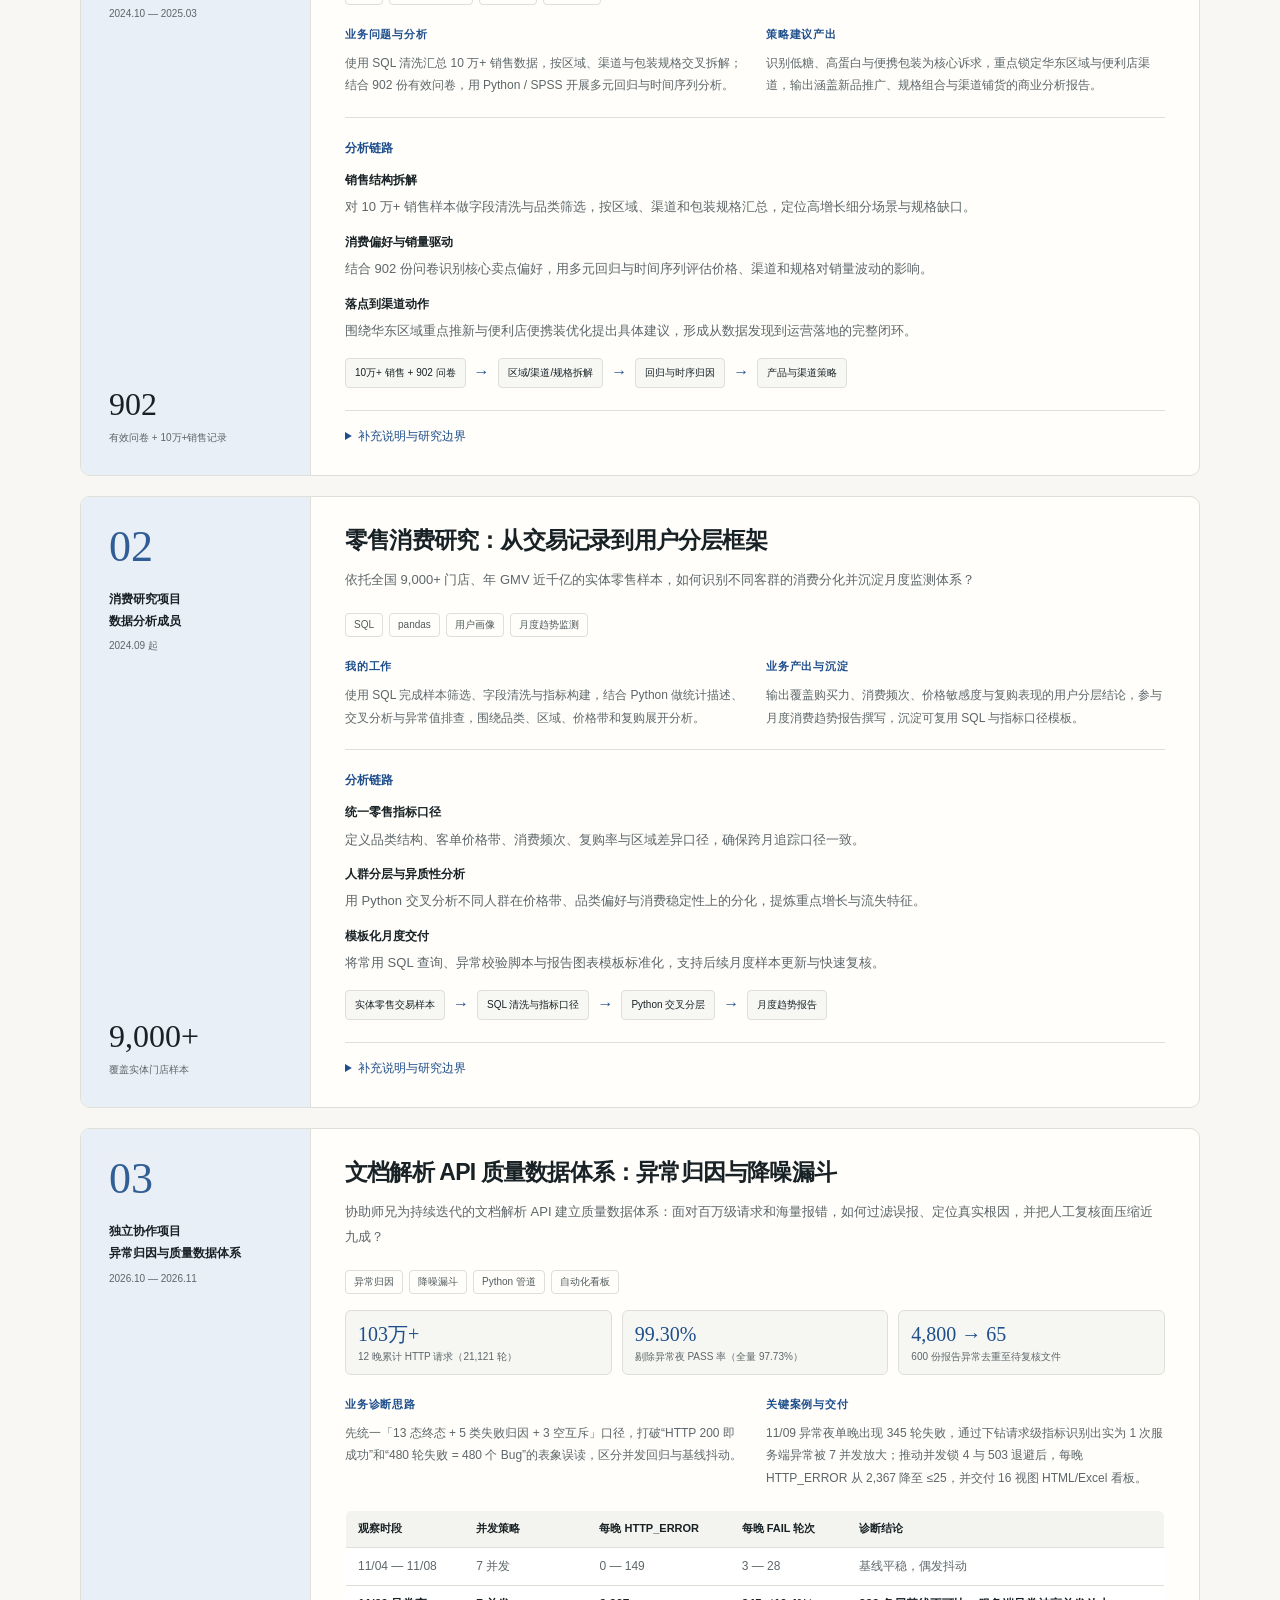
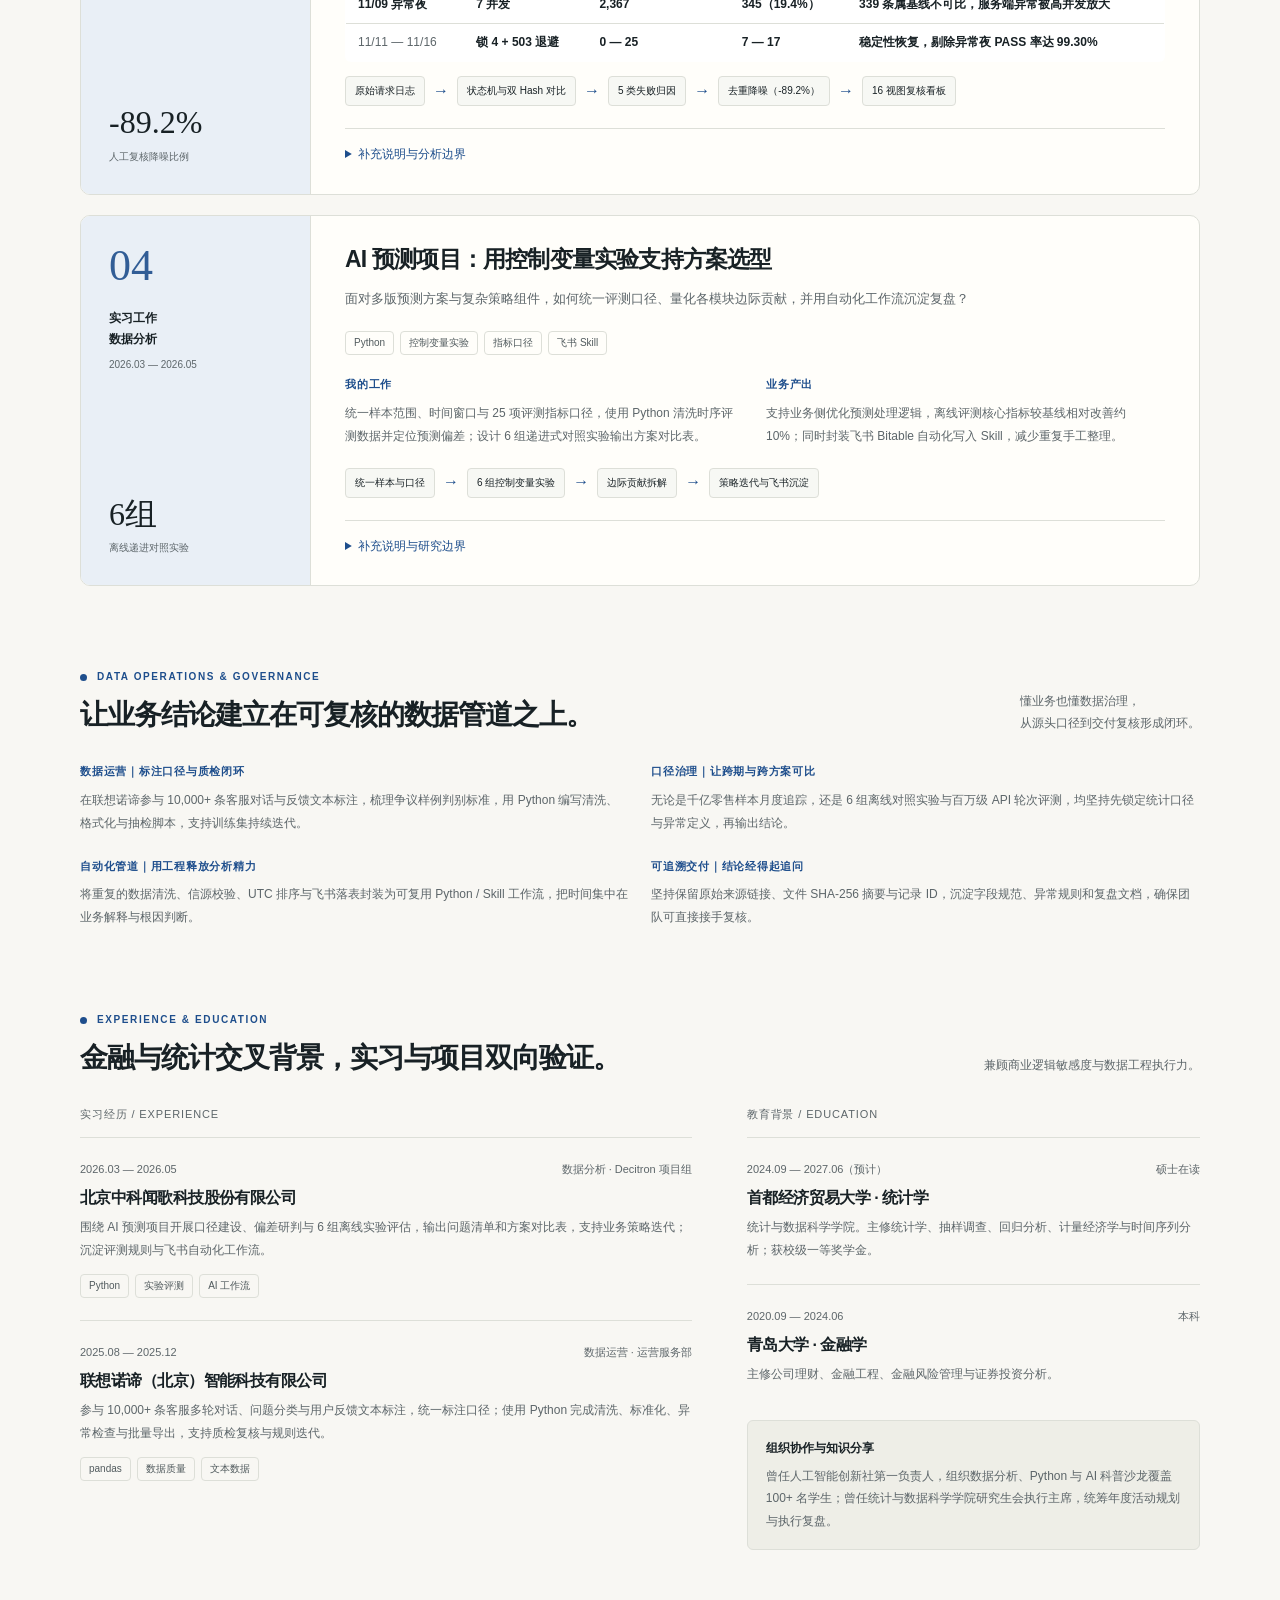
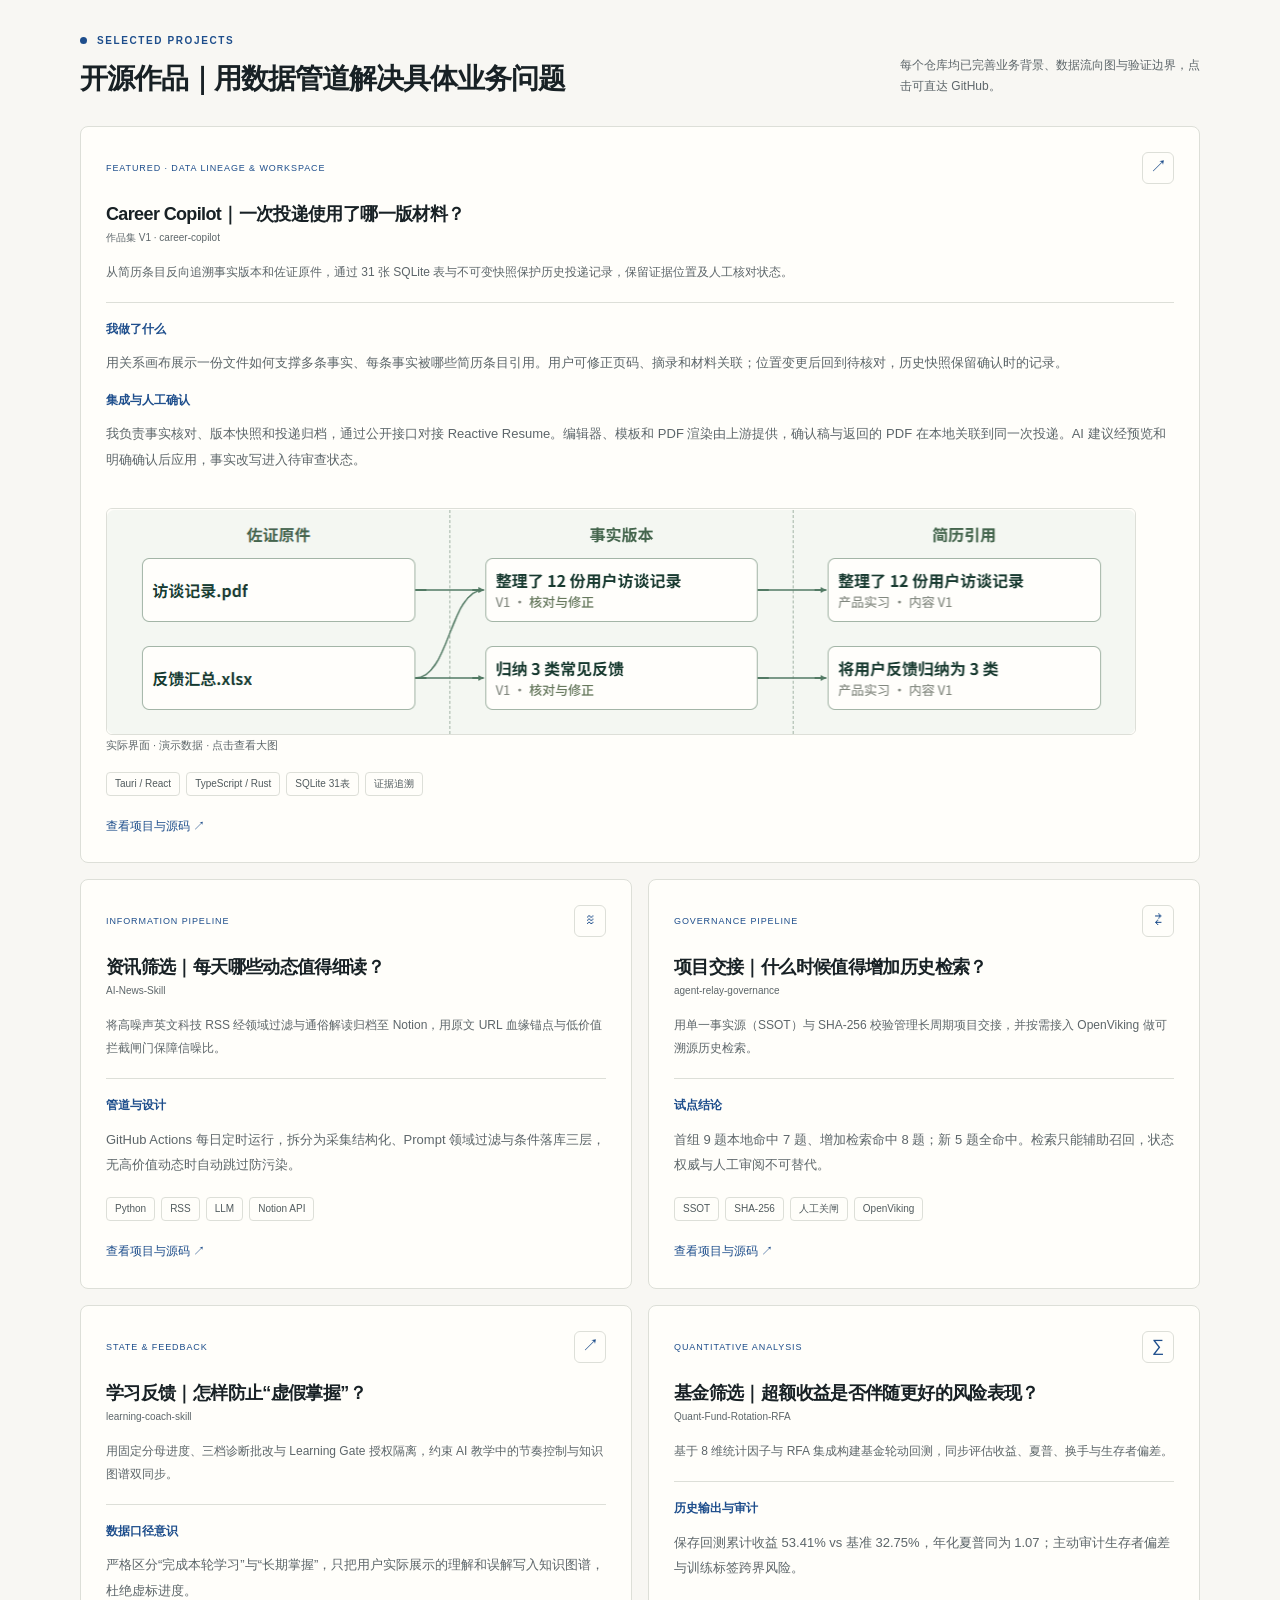
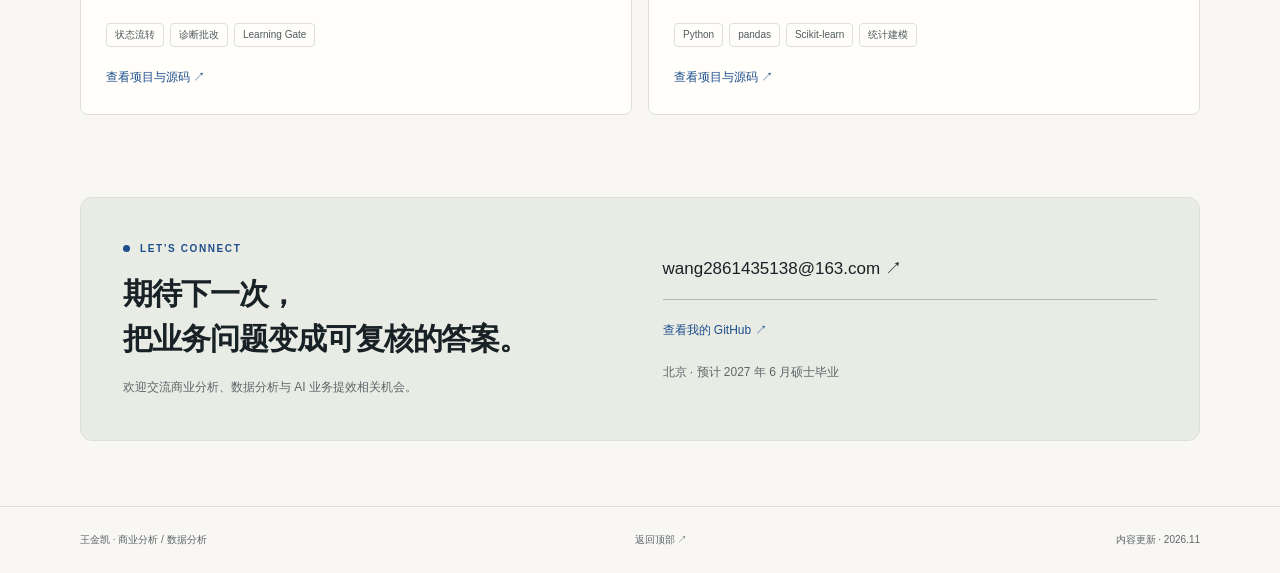
<file: analytics/index.html>
<!doctype html>
<html lang="zh-CN">
<head>
<meta charset="utf-8">
<meta name="viewport" content="width=device-width, initial-scale=1">
<meta name="description" content="王金凯的商业分析与数据分析主页：懂数据管道与 AI 提效的业务分析人，涵盖消费洞察、指标建设、异常归因与降噪漏斗、离线对照实验与自动化工作流。">
<meta name="theme-color" content="#F8F7F3">
<title>王金凯 | 商业分析与数据分析</title>
<link rel="stylesheet" href="../assets/css/styles.css">
</head>
<body class="analytics">
<a class="skip-link" href="#main">跳到正文</a>
<header class="site-header">
<div class="header-inner">
<a class="brand" href="#main" aria-label="王金凯，商业分析与数据分析主页">
<span class="brand-mark" aria-hidden="true">JK</span>
<span>王金凯<span class="brand-en">WANG JINKAI</span></span>
</a>
<nav class="track-nav" aria-label="求职方向切换">
<a href="../analytics/" aria-current="page">商业分析</a>
<a href="../fintech/">金融科技</a>
<a href="../ai-product/">AI 产品</a>
</nav>
<nav class="section-nav" aria-label="页内导航">
<a href="#cases">代表案例</a>
<a href="#data-practice">数据实践</a>
<a href="#experience">经历</a>
<a href="#works">作品</a>
<a href="#contact">联系</a>
</nav>
</div>
</header>
<main class="page-shell" id="main">
<section class="hero" aria-labelledby="page-title">
<div>
<p class="eyebrow">BUSINESS &amp; DATA ANALYTICS · 懂工程提效的业务分析人</p>
<h1 id="page-title">以<span class="phrase">业务决策</span>为终点，用数据管道与 AI 提效交付<span class="phrase">可复核结论</span>。</h1>
<p class="hero-intro">我是王金凯，金融学本科、统计学硕士在读。我先拆清业务场景、用户分层与渠道差异，再用 SQL / Python 指标体系、控制变量实验与自动化脚本把一次分析沉淀为可复用的决策资产。</p>
<div class="hero-actions">
<a class="button primary" href="#cases">查看代表案例 <span aria-hidden="true">↗</span></a>
<a class="button" href="mailto:wang2861435138@163.com">邮件联系 <span aria-hidden="true">↗</span></a>
</div>
<p class="hero-meta">北京 · 首都经济贸易大学统计学硕士在读 · 预计 2027.06 毕业</p>
</div>
<aside class="hero-board" aria-label="核心能力与代表交付">
<div class="board-top">
<span>BUSINESS × ENGINEERING</span>
<span>能力快照</span>
</div>
<p class="board-title">先看清业务问题，<br>再把分析做成复用管道。</p>
<div class="flow-row">
<span class="flow-number" aria-hidden="true">01</span>
<div>
<strong>业务洞察与策略输出</strong>
<p>10万+ 销售与 902 份问卷拆解区域/渠道机会，千亿零售样本用户分层</p>
</div>
<span class="flow-arrow" aria-hidden="true">↗</span>
</div>
<div class="flow-row">
<span class="flow-number" aria-hidden="true">02</span>
<div>
<strong>异常诊断与降噪漏斗</strong>
<p>4,800 用例降噪至 65 个待复核文件（-89.2%），下钻请求级定位故障根因</p>
</div>
<span class="flow-arrow" aria-hidden="true">↗</span>
</div>
<div class="flow-row">
<span class="flow-number" aria-hidden="true">03</span>
<div>
<strong>实验评估与 AI 提效</strong>
<p>6 组离线对照实验支持策略迭代，飞书与 Python 自动化减少重复手工</p>
</div>
<span class="flow-arrow" aria-hidden="true">↗</span>
</div>
<p class="board-caption">BUSINESS INSIGHT / SQL &amp; PYTHON / BI / AI WORKFLOW</p>
</aside>
</section>
<div class="proof-strip" aria-label="代表成果概览">
<div class="proof-item">
<b>10万+</b>
<span>零售消费与销售样本<br>用户分层与市场分析</span>
</div>
<div class="proof-item">
<b>-89.2%</b>
<span>异常复核降噪比例<br>4,800 用例 → 65 文件</span>
</div>
<div class="proof-item">
<b>6组</b>
<span>离线递进对照实验<br>核心预测指标相对提升约 10%</span>
</div>
</div>
<section class="experience-section" id="skills" aria-labelledby="skills-title">
<div class="section-heading">
<div><p class="eyebrow">ANALYTICAL CAPABILITIES</p><h2 id="skills-title">业务视角打头阵，工程能力保交付。</h2></div>
<p>既能把复杂数据翻译成管理层听懂的策略建议，<br>也能自己写脚本、建口径、做自动化看板。</p>
</div>
<div class="case-grid">
<div><h4>商业洞察与策略拆解</h4><p>从品类、渠道、区域与价格带拆解经营表现，结合用户分层与问卷调研解释差异，输出可执行的产品推广与渠道优化建议。</p></div>
<div><h4>异常诊断与指标口径治理</h4><p>围绕复购、购买力、误差与通过率建立互斥且可复核的指标口径，擅长通过降噪漏斗与请求级下钻区分表象波动与真实根因。</p></div>
<div><h4>SQL / Python 数据处理</h4><p>熟练使用 SQL 完成多表关联、样本筛选与分组聚合，结合 pandas、NumPy 编写自动化清洗、校验与批量导出脚本。</p></div>
<div><h4>统计建模与对照实验</h4><p>掌握多元回归、时间序列与控制变量实验设计，能在统一样本与时间窗口下量化不同策略模块的边际贡献。</p></div>
<div><h4>BI 可视化与报告交付</h4><p>熟悉 Tableau、Power BI 与 Excel Dashboard，能够将多维分析结果转化为结构化汇报图表与可交接看板。</p></div>
<div><h4>AI 辅助分析提效</h4><p>熟练运用 Claude Code、Codex 等 AI 工具重构取数、指标校验与报告整理工作流，把重复性人工步骤沉淀为可复用脚本。</p></div>
</div>
</section>
<section class="cases" id="cases">
<div class="section-heading">
<div>
<p class="eyebrow">SELECTED CASES</p>
<h2>从业务问题出发，让分析落到决策与系统。</h2>
</div>
<p>市场洞察、用户分层、异常归因漏斗与离线对照实验。<br>展示完整的业务判断与数据管道。</p>
</div>

<article class="case-card">
<div class="case-side">
<span class="case-index" aria-hidden="true">01</span>
<div>
<p class="case-type">市场分析项目<br>项目负责人</p>
<p class="case-date">2024.10 — 2025.03</p>
</div>
<p class="metric">902</p>
<p class="metric-label">有效问卷 + 10万+销售记录</p>
</div>
<div class="case-body">
<h3>无糖酸奶市场分析：以伊利产品为例</h3>
<p class="case-lead">如何结合销售表现与消费者偏好，为无糖酸奶的区域推广、便利店渠道和包装规格提供决策依据？</p>
<ul class="tag-list">
<li>SQL</li>
<li>Python / SPSS</li>
<li>多元回归</li>
<li>渠道策略</li>
</ul>
<div class="case-grid">
<div>
<h4>业务问题与分析</h4>
<p>使用 SQL 清洗汇总 10 万+ 销售数据，按区域、渠道与包装规格交叉拆解；结合 902 份有效问卷，用 Python / SPSS 开展多元回归与时间序列分析。</p>
</div>
<div>
<h4>策略建议产出</h4>
<p>识别低糖、高蛋白与便携包装为核心诉求，重点锁定华东区域与便利店渠道，输出涵盖新品推广、规格组合与渠道铺货的商业分析报告。</p>
</div>
</div>
<div class="case-analysis">
<h4>分析链路</h4>
<ol>
<li><strong>销售结构拆解</strong><p>对 10 万+ 销售样本做字段清洗与品类筛选，按区域、渠道和包装规格汇总，定位高增长细分场景与规格缺口。</p></li>
<li><strong>消费偏好与销量驱动</strong><p>结合 902 份问卷识别核心卖点偏好，用多元回归与时间序列评估价格、渠道和规格对销量波动的影响。</p></li>
<li><strong>落点到渠道动作</strong><p>围绕华东区域重点推新与便利店便携装优化提出具体建议，形成从数据发现到运营落地的完整闭环。</p></li>
</ol>
</div>
<div class="pipeline" aria-label="数据与分析管道">
<span>10万+ 销售 + 902 问卷</span>
<i aria-hidden="true">→</i>
<span>区域/渠道/规格拆解</span>
<i aria-hidden="true">→</i>
<span>回归与时序归因</span>
<i aria-hidden="true">→</i>
<span>产品与渠道策略</span>
</div>
<details>
<summary>补充说明与研究边界</summary>
<div class="detail-content">
<p>销售样本与调研问卷属于不同来源，分析中不将两类样本量简单相加；统计回归结果用于辅助定位驱动因素与制定策略，不直接等同于因果实验结论。</p>
</div>
</details>
</div>
</article>

<article class="case-card">
<div class="case-side">
<span class="case-index" aria-hidden="true">02</span>
<div>
<p class="case-type">消费研究项目<br>数据分析成员</p>
<p class="case-date">2024.09 起</p>
</div>
<p class="metric">9,000+</p>
<p class="metric-label">覆盖实体门店样本</p>
</div>
<div class="case-body">
<h3>零售消费研究：从交易记录到用户分层框架</h3>
<p class="case-lead">依托全国 9,000+ 门店、年 GMV 近千亿的实体零售样本，如何识别不同客群的消费分化并沉淀月度监测体系？</p>
<ul class="tag-list">
<li>SQL</li>
<li>pandas</li>
<li>用户画像</li>
<li>月度趋势监测</li>
</ul>
<div class="case-grid">
<div>
<h4>我的工作</h4>
<p>使用 SQL 完成样本筛选、字段清洗与指标构建，结合 Python 做统计描述、交叉分析与异常值排查，围绕品类、区域、价格带和复购展开分析。</p>
</div>
<div>
<h4>业务产出与沉淀</h4>
<p>输出覆盖购买力、消费频次、价格敏感度与复购表现的用户分层结论，参与月度消费趋势报告撰写，沉淀可复用 SQL 与指标口径模板。</p>
</div>
</div>
<div class="case-analysis">
<h4>分析链路</h4>
<ol>
<li><strong>统一零售指标口径</strong><p>定义品类结构、客单价格带、消费频次、复购率与区域差异口径，确保跨月追踪口径一致。</p></li>
<li><strong>人群分层与异质性分析</strong><p>用 Python 交叉分析不同人群在价格带、品类偏好与消费稳定性上的分化，提炼重点增长与流失特征。</p></li>
<li><strong>模板化月度交付</strong><p>将常用 SQL 查询、异常校验脚本与报告图表模板标准化，支持后续月度样本更新与快速复核。</p></li>
</ol>
</div>
<div class="pipeline" aria-label="数据与分析管道">
<span>实体零售交易样本</span>
<i aria-hidden="true">→</i>
<span>SQL 清洗与指标口径</span>
<i aria-hidden="true">→</i>
<span>Python 交叉分层</span>
<i aria-hidden="true">→</i>
<span>月度趋势报告</span>
</div>
<details>
<summary>补充说明与研究边界</summary>
<div class="detail-content">
<p>项目来自中国消费大数据研究院（合作蚂蚁商联零售样本）。本人角色为数据分析成员，此处展示指标设计与分析方法，不公开合作数据库原始记录。</p>
</div>
</details>
</div>
</article>

<article class="case-card">
<div class="case-side">
<span class="case-index" aria-hidden="true">03</span>
<div>
<p class="case-type">独立协作项目<br>异常归因与质量数据体系</p>
<p class="case-date">2026.10 — 2026.11</p>
</div>
<p class="metric">-89.2%</p>
<p class="metric-label">人工复核降噪比例</p>
</div>
<div class="case-body">
<h3>文档解析 API 质量数据体系：异常归因与降噪漏斗</h3>
<p class="case-lead">协助师兄为持续迭代的文档解析 API 建立质量数据体系：面对百万级请求和海量报错，如何过滤误报、定位真实根因，并把人工复核面压缩近九成？</p>
<ul class="tag-list">
<li>异常归因</li>
<li>降噪漏斗</li>
<li>Python 管道</li>
<li>自动化看板</li>
</ul>
<div class="kpi-inline" aria-label="核心运行指标">
<div class="kpi-chip"><b>103万+</b><span>12 晚累计 HTTP 请求（21,121 轮）</span></div>
<div class="kpi-chip"><b>99.30%</b><span>剔除异常夜 PASS 率（全量 97.73%）</span></div>
<div class="kpi-chip"><b>4,800 → 65</b><span>600 份报告异常去重至待复核文件</span></div>
</div>
<div class="case-grid">
<div>
<h4>业务诊断思路</h4>
<p>先统一「13 态终态 + 5 类失败归因 + 3 空互斥」口径，打破“HTTP 200 即成功”和“480 轮失败 = 480 个 Bug”的表象误读，区分并发回归与基线抖动。</p>
</div>
<div>
<h4>关键案例与交付</h4>
<p>11/09 异常夜单晚出现 345 轮失败，通过下钻请求级指标识别出实为 1 次服务端异常被 7 并发放大；推动并发锁 4 与 503 退避后，每晚 HTTP_ERROR 从 2,367 降至 ≤25，并交付 16 视图 HTML/Excel 看板。</p>
</div>
</div>
<div class="data-table-wrap">
<table class="data-table">
<thead><tr><th>观察时段</th><th>并发策略</th><th>每晚 HTTP_ERROR</th><th>每晚 FAIL 轮次</th><th>诊断结论</th></tr></thead>
<tbody>
<tr><td>11/04 — 11/08</td><td>7 并发</td><td>0 — 149</td><td>3 — 28</td><td>基线平稳，偶发抖动</td></tr>
<tr><td><strong>11/09 异常夜</strong></td><td><strong>7 并发</strong></td><td><strong>2,367</strong></td><td><strong>345（19.4%）</strong></td><td><strong>339 条属基线不可比，服务端异常被高并发放大</strong></td></tr>
<tr><td>11/11 — 11/16</td><td><strong>锁 4 + 503 退避</strong></td><td><strong>0 — 25</strong></td><td><strong>7 — 17</strong></td><td><strong>稳定性恢复，剔除异常夜 PASS 率达 99.30%</strong></td></tr>
</tbody>
</table>
</div>
<div class="pipeline" aria-label="降噪与归因数据管道">
<span>原始请求日志</span>
<i aria-hidden="true">→</i>
<span>状态机与双 Hash 对比</span>
<i aria-hidden="true">→</i>
<span>5 类失败归因</span>
<i aria-hidden="true">→</i>
<span>去重降噪（-89.2%）</span>
<i aria-hidden="true">→</i>
<span>16 视图复核看板</span>
</div>
<details>
<summary>补充说明与分析边界</summary>
<div class="detail-content">
<p>该体系在 39 天内从 0 搭建并完成交接，1,183/1,183 条证据路径核验 0 缺失。需注意：自动化比对证明的是“并发与基线一致”，不等同于人工 Gold 语义正确性；“0 确认 Bug”是人工复核尚未闭环的流程状态，而非最终质量结论。</p>
</div>
</details>
</div>
</article>

<article class="case-card">
<div class="case-side">
<span class="case-index" aria-hidden="true">04</span>
<div>
<p class="case-type">实习工作<br>数据分析</p>
<p class="case-date">2026.03 — 2026.05</p>
</div>
<p class="metric">6组</p>
<p class="metric-label">离线递进对照实验</p>
</div>
<div class="case-body">
<h3>AI 预测项目：用控制变量实验支持方案选型</h3>
<p class="case-lead">面对多版预测方案与复杂策略组件，如何统一评测口径、量化各模块边际贡献，并用自动化工作流沉淀复盘？</p>
<ul class="tag-list">
<li>Python</li>
<li>控制变量实验</li>
<li>指标口径</li>
<li>飞书 Skill</li>
</ul>
<div class="case-grid">
<div>
<h4>我的工作</h4>
<p>统一样本范围、时间窗口与 25 项评测指标口径，使用 Python 清洗时序评测数据并定位预测偏差；设计 6 组递进式对照实验输出方案对比表。</p>
</div>
<div>
<h4>业务产出</h4>
<p>支持业务侧优化预测处理逻辑，离线评测核心指标较基线相对改善约 10%；同时封装飞书 Bitable 自动化写入 Skill，减少重复手工整理。</p>
</div>
</div>
<div class="pipeline" aria-label="实验评估管道">
<span>统一样本与口径</span>
<i aria-hidden="true">→</i>
<span>6 组控制变量实验</span>
<i aria-hidden="true">→</i>
<span>边际贡献拆解</span>
<i aria-hidden="true">→</i>
<span>策略迭代与飞书沉淀</span>
</div>
<details>
<summary>补充说明与研究边界</summary>
<div class="detail-content">
<p>在中科闻歌 Decitron 项目组开展实习。约 10% 为离线评测中核心指标的相对改善，不等同于百分点绝对提升，也不直接代表线上收益。实习中亦完成基于 TMGBench 的自动评测与三层 HTML 诊断报告。</p>
</div>
</details>
</div>
</article>
</section>

<section class="experience-section" id="data-practice" aria-labelledby="data-title">
<div class="section-heading">
<div><p class="eyebrow">DATA OPERATIONS &amp; GOVERNANCE</p><h2 id="data-title">让业务结论建立在可复核的数据管道之上。</h2></div>
<p>懂业务也懂数据治理，<br>从源头口径到交付复核形成闭环。</p>
</div>
<div class="case-grid">
<div><h4>数据运营｜标注口径与质检闭环</h4><p>在联想诺谛参与 10,000+ 条客服对话与反馈文本标注，梳理争议样例判别标准，用 Python 编写清洗、格式化与抽检脚本，支持训练集持续迭代。</p></div>
<div><h4>口径治理｜让跨期与跨方案可比</h4><p>无论是千亿零售样本月度追踪，还是 6 组离线对照实验与百万级 API 轮次评测，均坚持先锁定统计口径与异常定义，再输出结论。</p></div>
<div><h4>自动化管道｜用工程释放分析精力</h4><p>将重复的数据清洗、信源校验、UTC 排序与飞书落表封装为可复用 Python / Skill 工作流，把时间集中在业务解释与根因判断。</p></div>
<div><h4>可追溯交付｜结论经得起追问</h4><p>坚持保留原始来源链接、文件 SHA-256 摘要与记录 ID，沉淀字段规范、异常规则和复盘文档，确保团队可直接接手复核。</p></div>
</div>
</section>

<section class="experience-section" id="experience">
<div class="section-heading">
<div>
<p class="eyebrow">EXPERIENCE &amp; EDUCATION</p>
<h2>金融与统计交叉背景，实习与项目双向验证。</h2>
</div>
<p>兼顾商业逻辑敏感度与数据工程执行力。</p>
</div>
<div class="experience-layout">
<div>
<p class="timeline-label">实习经历 / EXPERIENCE</p>
<article class="timeline-item">
<div class="item-meta">
<span>2026.03 — 2026.05</span>
<span>数据分析 · Decitron 项目组</span>
</div>
<h3>北京中科闻歌科技股份有限公司</h3>
<p>围绕 AI 预测项目开展口径建设、偏差研判与 6 组离线实验评估，输出问题清单和方案对比表，支持业务策略迭代；沉淀评测规则与飞书自动化工作流。</p>
<ul class="tag-list"><li>Python</li><li>实验评测</li><li>AI 工作流</li></ul>
</article>
<article class="timeline-item">
<div class="item-meta">
<span>2025.08 — 2025.12</span>
<span>数据运营 · 运营服务部</span>
</div>
<h3>联想诺谛（北京）智能科技有限公司</h3>
<p>参与 10,000+ 条客服多轮对话、问题分类与用户反馈文本标注，统一标注口径；使用 Python 完成清洗、标准化、异常检查与批量导出，支持质检复核与规则迭代。</p>
<ul class="tag-list"><li>pandas</li><li>数据质量</li><li>文本数据</li></ul>
</article>
</div>
<div>
<p class="timeline-label">教育背景 / EDUCATION</p>
<article class="timeline-item">
<div class="item-meta">
<span>2024.09 — 2027.06（预计）</span>
<span>硕士在读</span>
</div>
<h3>首都经济贸易大学 · 统计学</h3>
<p>统计与数据科学学院。主修统计学、抽样调查、回归分析、计量经济学与时间序列分析；获校级一等奖学金。</p>
</article>
<article class="timeline-item">
<div class="item-meta">
<span>2020.09 — 2024.06</span>
<span>本科</span>
</div>
<h3>青岛大学 · 金融学</h3>
<p>主修公司理财、金融工程、金融风险管理与证券投资分析。</p>
</article>
<div class="community-note">
<strong>组织协作与知识分享</strong>曾任人工智能创新社第一负责人，组织数据分析、Python 与 AI 科普沙龙覆盖 100+ 名学生；曾任统计与数据科学学院研究生会执行主席，统筹年度活动规划与执行复盘。</div>
</div>
</div>
</section>

<section class="works-section" id="works">
<div class="section-heading">
<div>
<p class="eyebrow">SELECTED PROJECTS</p>
<h2>开源作品｜用数据管道解决具体业务问题</h2>
</div>
<p>每个仓库均已完善业务背景、数据流向图与验证边界，点击可直达 GitHub。</p>
</div>
<div class="works-grid">
<article class="work-card" data-project="career-copilot">
<div class="work-top"><span class="work-category">FEATURED · DATA LINEAGE &amp; WORKSPACE</span><span class="work-symbol" aria-hidden="true">↗</span></div>
<h3>Career Copilot｜一次投递使用了哪一版材料？</h3>
<p class="repo-name">作品集 V1 · career-copilot</p>
<p class="work-description">从简历条目反向追溯事实版本和佐证原件，通过 31 张 SQLite 表与不可变快照保护历史投递记录，保留证据位置及人工核对状态。</p>
<div class="work-detail">
<h4>我做了什么</h4><p>用关系画布展示一份文件如何支撑多条事实、每条事实被哪些简历条目引用。用户可修正页码、摘录和材料关联；位置变更后回到待核对，历史快照保留确认时的记录。</p>
<h4>集成与人工确认</h4><p>我负责事实核对、版本快照和投递归档，通过公开接口对接 <a href="https://github.com/reactive-resume/reactive-resume">Reactive Resume</a>。编辑器、模板和 PDF 渲染由上游提供，确认稿与返回的 PDF 在本地关联到同一次投递。AI 建议经预览和明确确认后应用，事实改写进入待审查状态。</p>
</div>
<figure class="work-preview">
<a href="../assets/career-copilot-evidence.png"><img src="../assets/career-copilot-evidence.png" alt="证据关系画布：佐证文件连接事实版本，再连接引用它的简历条目" width="1030" height="225" loading="lazy"></a>
<figcaption class="small-note">实际界面 · 演示数据 · 点击查看大图</figcaption>
</figure>
<ul class="tag-list"><li>Tauri / React</li><li>TypeScript / Rust</li><li>SQLite 31表</li><li>证据追溯</li></ul>
<a class="text-link" href="https://github.com/JKW-NB/career-copilot" target="_blank" rel="noopener noreferrer">查看项目与源码<span aria-hidden="true"> ↗</span><span class="sr-only">（新窗口打开）</span></a>
</article>

<article class="work-card">
<div class="work-top"><span class="work-category">INFORMATION PIPELINE</span><span class="work-symbol" aria-hidden="true">≋</span></div>
<h3>资讯筛选｜每天哪些动态值得细读？</h3>
<p class="repo-name">AI-News-Skill</p>
<p class="work-description">将高噪声英文科技 RSS 经领域过滤与通俗解读归档至 Notion，用原文 URL 血缘锚点与低价值拦截闸门保障信噪比。</p>
<div class="work-detail">
<h4>管道与设计</h4><p>GitHub Actions 每日定时运行，拆分为采集结构化、Prompt 领域过滤与条件落库三层，无高价值动态时自动跳过防污染。</p>
</div>
<ul class="tag-list"><li>Python</li><li>RSS</li><li>LLM</li><li>Notion API</li></ul>
<a class="text-link" href="https://github.com/JKW-NB/AI-News-Skill" target="_blank" rel="noopener noreferrer">查看项目与源码<span aria-hidden="true"> ↗</span><span class="sr-only">（新窗口打开）</span></a>
</article>

<article class="work-card">
<div class="work-top"><span class="work-category">GOVERNANCE PIPELINE</span><span class="work-symbol" aria-hidden="true">⇄</span></div>
<h3>项目交接｜什么时候值得增加历史检索？</h3>
<p class="repo-name">agent-relay-governance</p>
<p class="work-description">用单一事实源（SSOT）与 SHA-256 校验管理长周期项目交接，并按需接入 OpenViking 做可溯源历史检索。</p>
<div class="work-detail">
<h4>试点结论</h4><p>首组 9 题本地命中 7 题、增加检索命中 8 题；新 5 题全命中。检索只能辅助召回，状态权威与人工审阅不可替代。</p>
</div>
<ul class="tag-list"><li>SSOT</li><li>SHA-256</li><li>人工关闸</li><li>OpenViking</li></ul>
<a class="text-link" href="https://github.com/JKW-NB/agent-relay-governance" target="_blank" rel="noopener noreferrer">查看项目与源码<span aria-hidden="true"> ↗</span><span class="sr-only">（新窗口打开）</span></a>
</article>

<article class="work-card">
<div class="work-top"><span class="work-category">STATE &amp; FEEDBACK</span><span class="work-symbol" aria-hidden="true">↗</span></div>
<h3>学习反馈｜怎样防止“虚假掌握”？</h3>
<p class="repo-name">learning-coach-skill</p>
<p class="work-description">用固定分母进度、三档诊断批改与 Learning Gate 授权隔离，约束 AI 教学中的节奏控制与知识图谱双同步。</p>
<div class="work-detail">
<h4>数据口径意识</h4><p>严格区分“完成本轮学习”与“长期掌握”，只把用户实际展示的理解和误解写入知识图谱，杜绝虚标进度。</p>
</div>
<ul class="tag-list"><li>状态流转</li><li>诊断批改</li><li>Learning Gate</li></ul>
<a class="text-link" href="https://github.com/JKW-NB/learning-coach-skill" target="_blank" rel="noopener noreferrer">查看项目与源码<span aria-hidden="true"> ↗</span><span class="sr-only">（新窗口打开）</span></a>
</article>

<article class="work-card">
<div class="work-top"><span class="work-category">QUANTITATIVE ANALYSIS</span><span class="work-symbol" aria-hidden="true">∑</span></div>
<h3>基金筛选｜超额收益是否伴随更好的风险表现？</h3>
<p class="repo-name">Quant-Fund-Rotation-RFA</p>
<p class="work-description">基于 8 维统计因子与 RFA 集成构建基金轮动回测，同步评估收益、夏普、换手与生存者偏差。</p>
<div class="work-detail">
<h4>历史输出与审计</h4><p>保存回测累计收益 53.41% vs 基准 32.75%，年化夏普同为 1.07；主动审计生存者偏差与训练标签跨界风险。</p>
</div>
<ul class="tag-list"><li>Python</li><li>pandas</li><li>Scikit-learn</li><li>统计建模</li></ul>
<a class="text-link" href="https://github.com/JKW-NB/Quant-Fund-Rotation-RFA" target="_blank" rel="noopener noreferrer">查看项目与源码<span aria-hidden="true"> ↗</span><span class="sr-only">（新窗口打开）</span></a>
</article>
</div>
</section>

<section class="contact-card" id="contact" aria-labelledby="contact-title">
<div>
<p class="eyebrow">LET’S CONNECT</p>
<h2 id="contact-title">期待下一次，<br>把业务问题变成可复核的答案。</h2>
<p>欢迎交流商业分析、数据分析与 AI 业务提效相关机会。</p>
</div>
<div class="contact-actions">
<a class="email-link" href="mailto:wang2861435138@163.com">wang2861435138@163.com<span aria-hidden="true"> ↗</span></a>
<a class="text-link" href="https://github.com/JKW-NB" target="_blank" rel="noopener noreferrer">查看我的 GitHub<span aria-hidden="true"> ↗</span><span class="sr-only">（新窗口打开）</span></a>
<p class="small-note">北京 · 预计 2027 年 6 月硕士毕业</p>
</div>
</section>
</main>
<footer class="site-footer">
<div class="page-shell footer-inner">
<span>王金凯 · 商业分析 / 数据分析</span>
<a href="#main">返回顶部 <span aria-hidden="true">↗</span></a>
<span>内容更新 · 2026.11</span>
</div>
</footer>
</body>
</html>
</file>
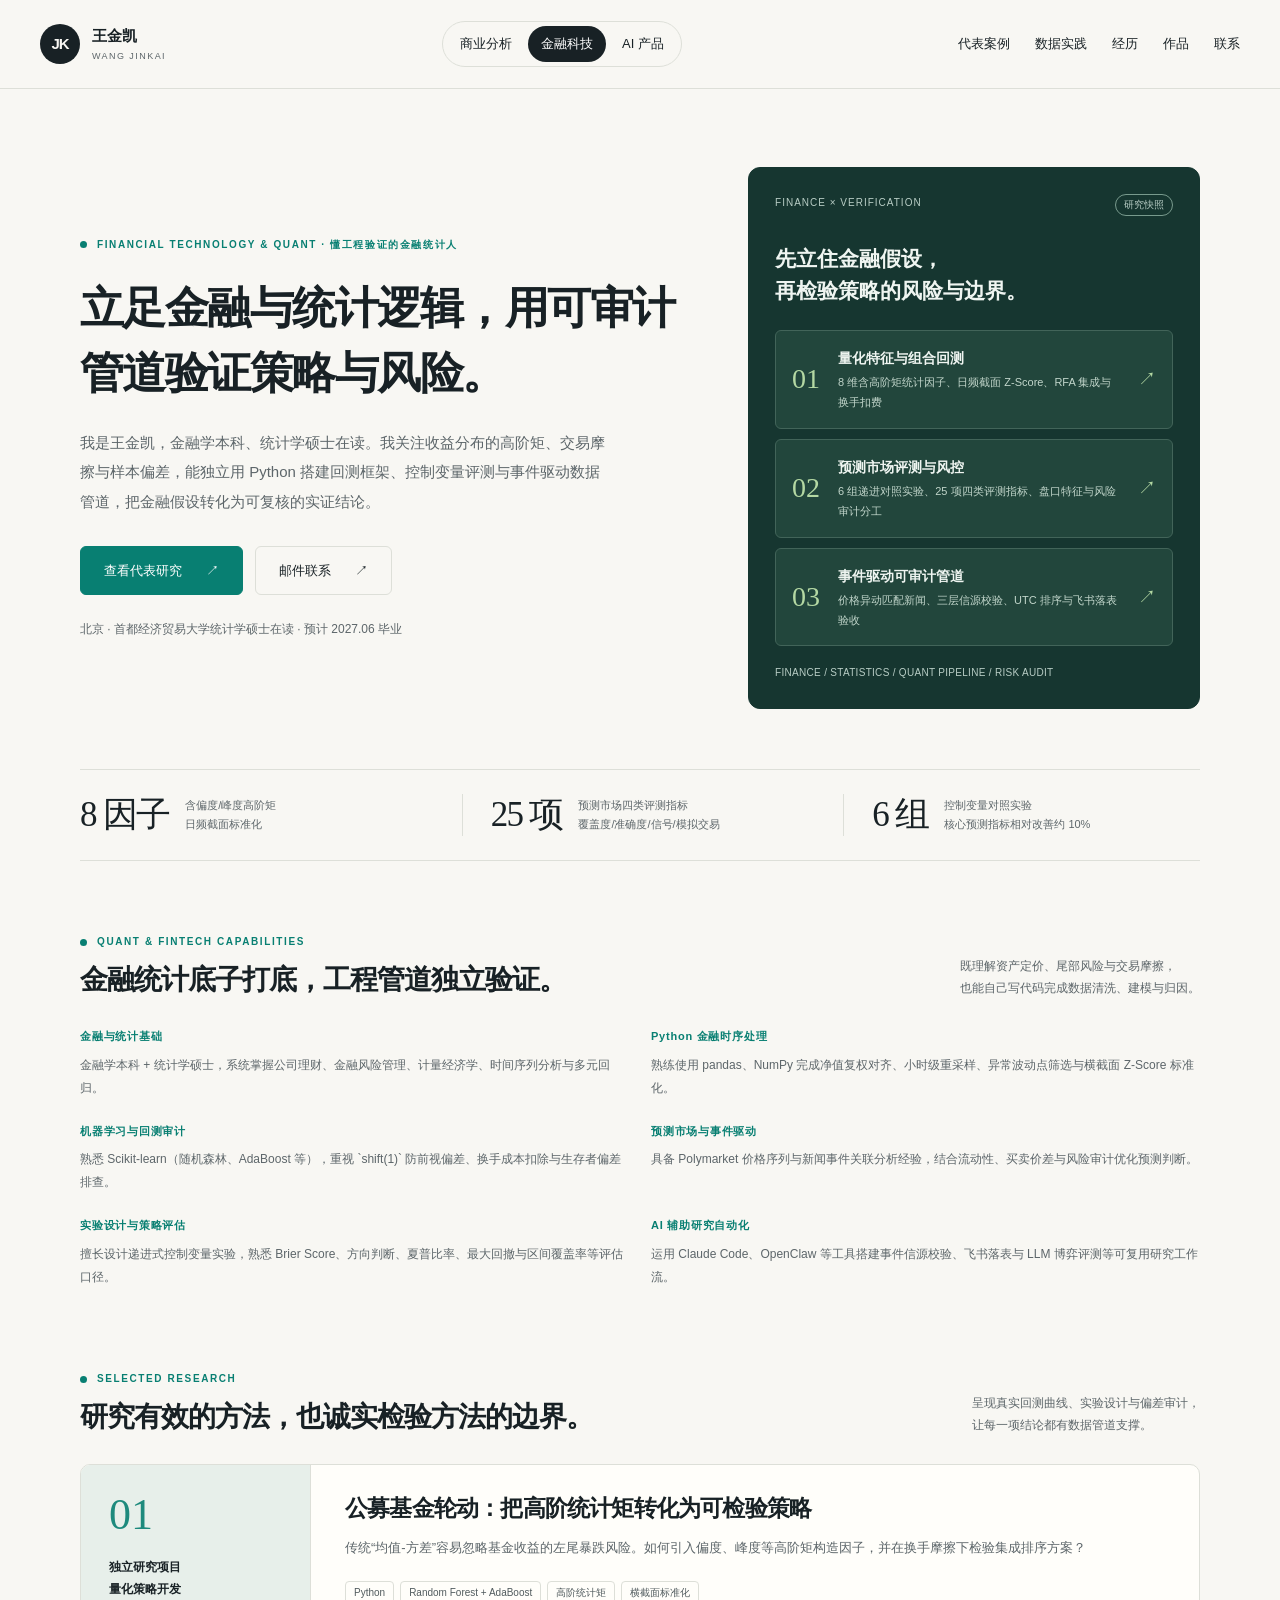
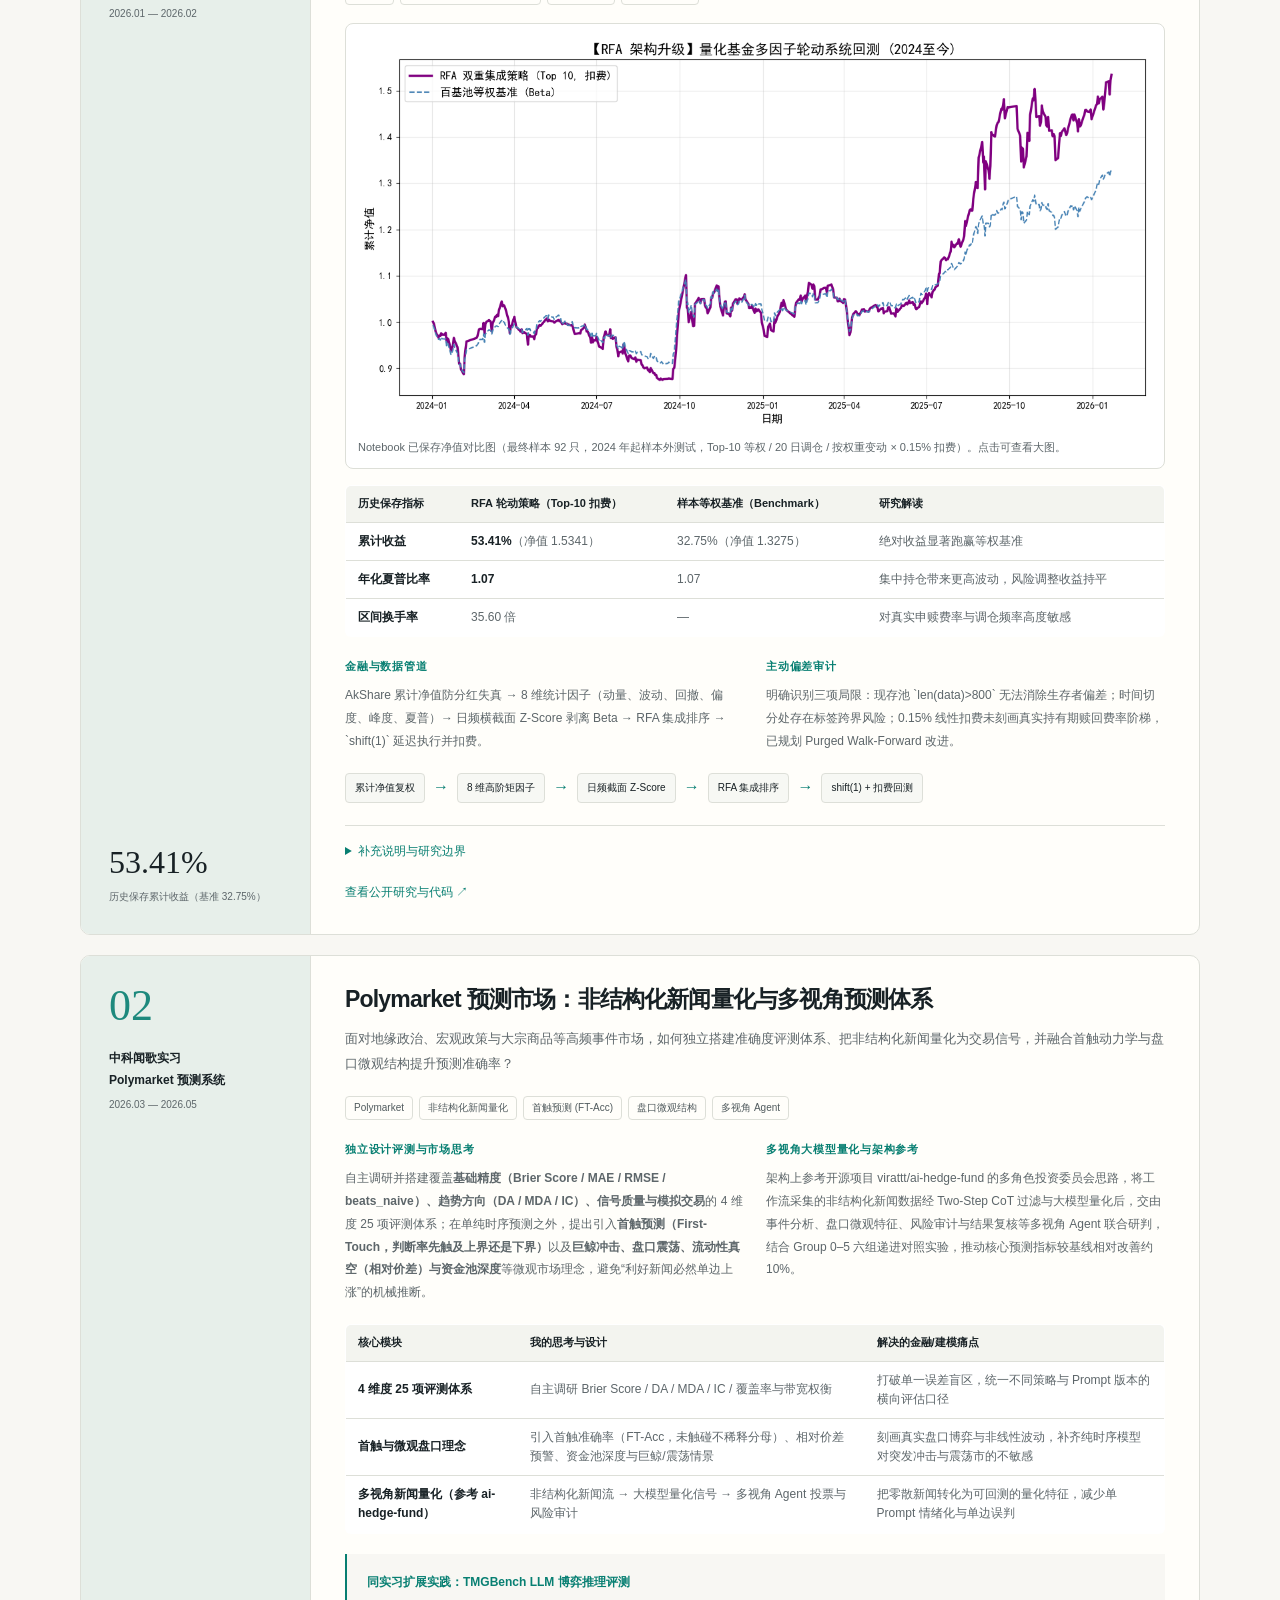
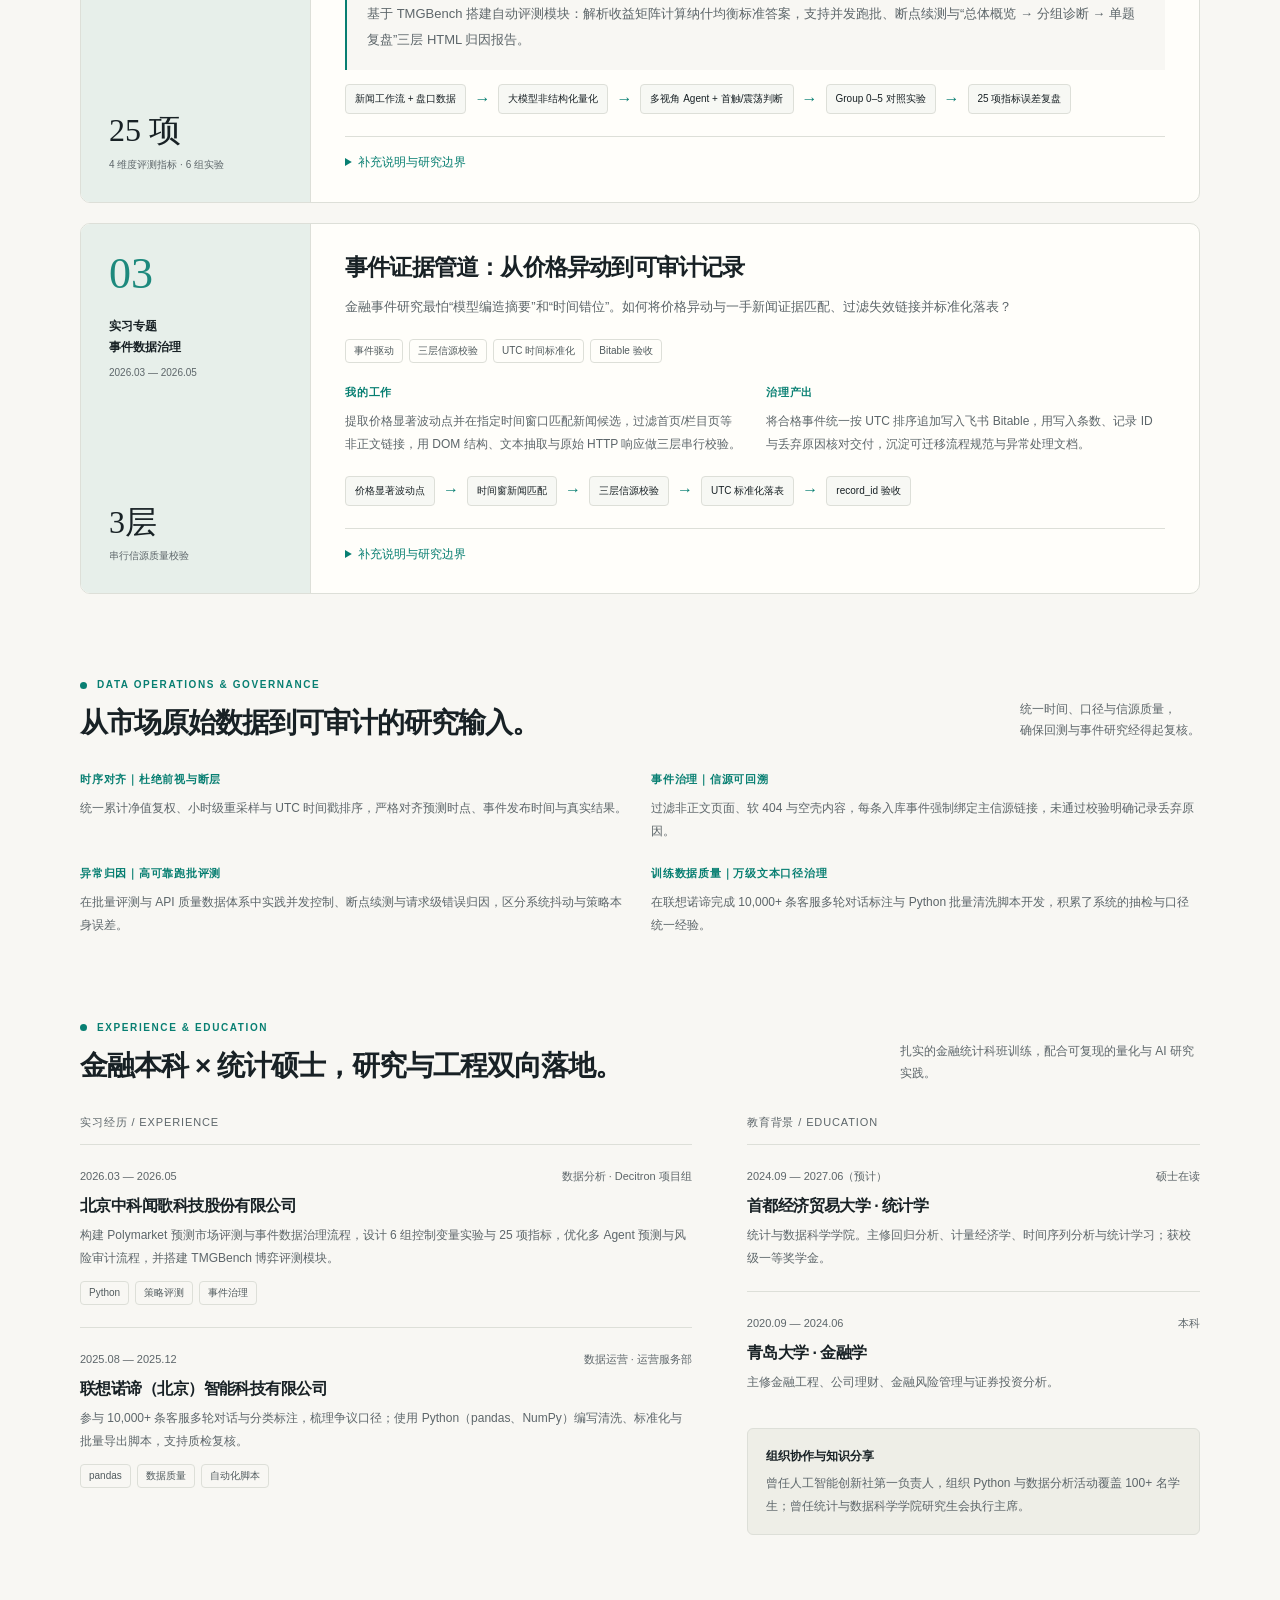
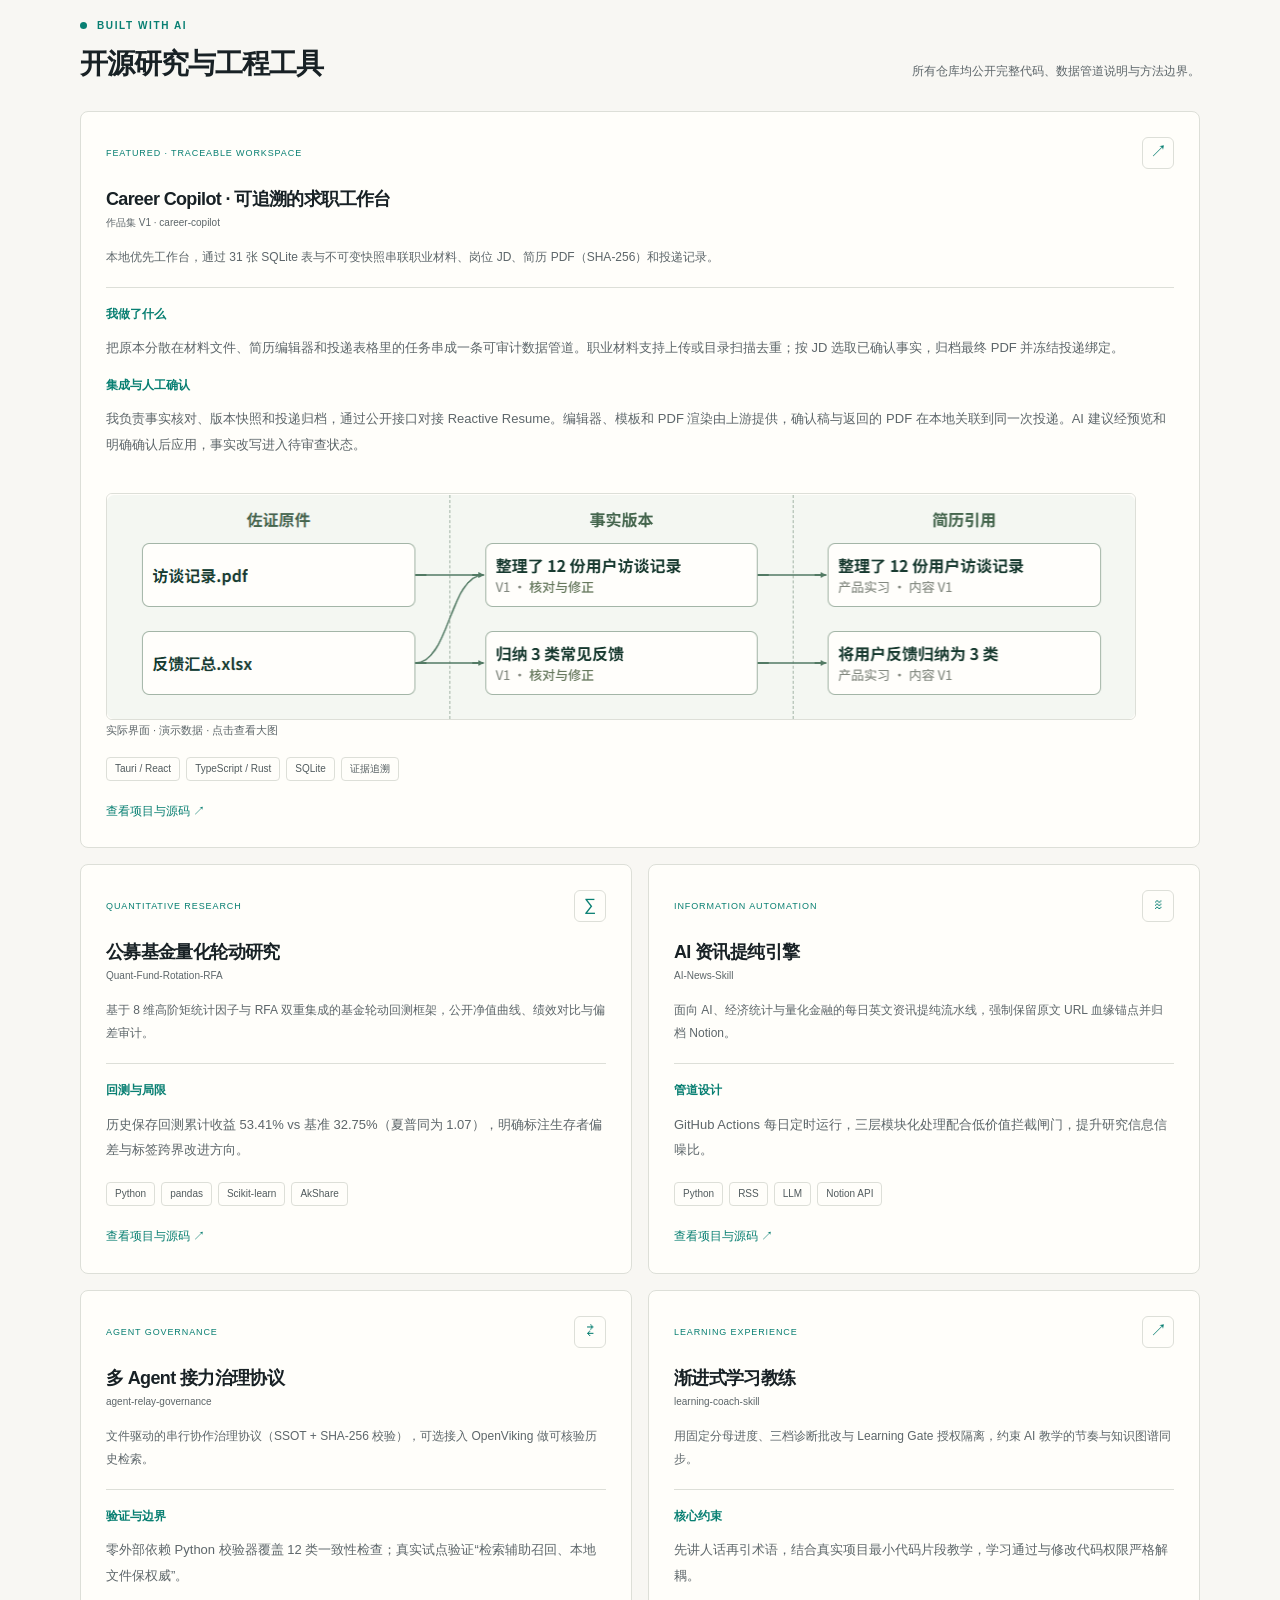
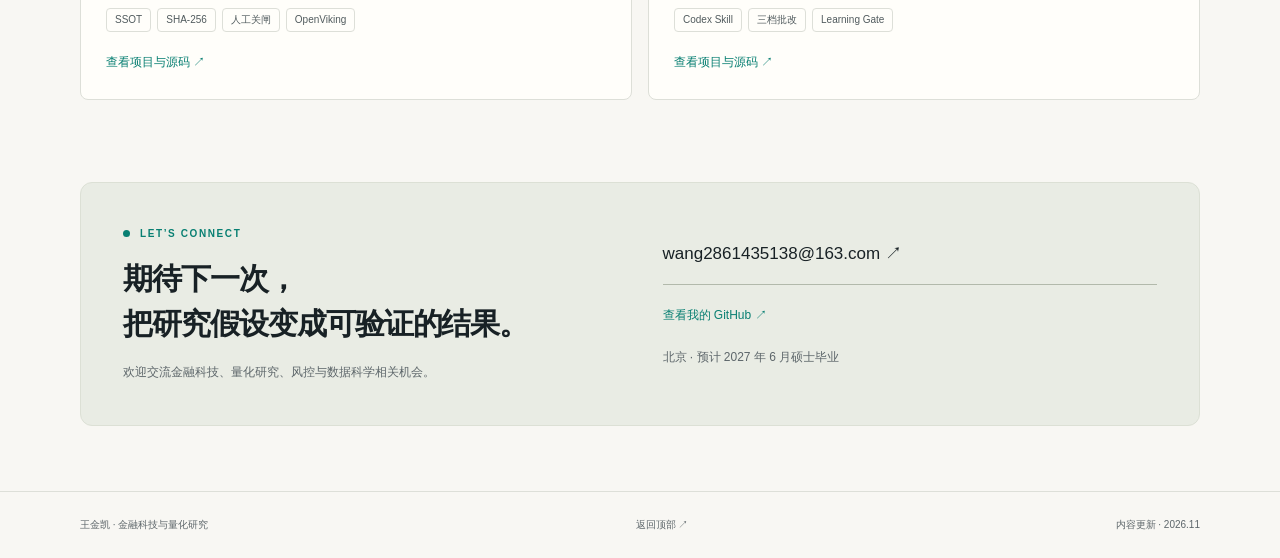
<file: fintech/index.html>
<!doctype html>
<html lang="zh-CN">
<head>
<meta charset="utf-8">
<meta name="viewport" content="width=device-width, initial-scale=1">
<meta name="description" content="王金凯的金融科技与量化研究主页：懂工程验证的金融统计人，涵盖高阶矩基金轮动回测、预测市场策略评测、事件驱动数据治理与 AI 研究工具。">
<meta name="theme-color" content="#F8F7F3">
<title>王金凯 | 金融科技与量化研究</title>
<link rel="stylesheet" href="../assets/css/styles.css">
</head>
<body class="fintech">
<a class="skip-link" href="#main">跳到正文</a>
<header class="site-header">
<div class="header-inner">
<a class="brand" href="#main" aria-label="王金凯，金融科技主页">
<span class="brand-mark" aria-hidden="true">JK</span>
<span>王金凯<span class="brand-en">WANG JINKAI</span></span>
</a>
<nav class="track-nav" aria-label="求职方向切换">
<a href="../analytics/">商业分析</a>
<a href="../fintech/" aria-current="page">金融科技</a>
<a href="../ai-product/">AI 产品</a>
</nav>
<nav class="section-nav" aria-label="页内导航">
<a href="#cases">代表案例</a>
<a href="#data-practice">数据实践</a>
<a href="#experience">经历</a>
<a href="#works">作品</a>
<a href="#contact">联系</a>
</nav>
</div>
</header>
<main class="page-shell" id="main">
<section class="hero" aria-labelledby="page-title">
<div>
<p class="eyebrow">FINANCIAL TECHNOLOGY &amp; QUANT · 懂工程验证的金融统计人</p>
<h1 id="page-title">立足<span class="phrase">金融与统计</span>逻辑，用可审计管道验证<span class="phrase">策略与风险</span>。</h1>
<p class="hero-intro">我是王金凯，金融学本科、统计学硕士在读。我关注收益分布的高阶矩、交易摩擦与样本偏差，能独立用 Python 搭建回测框架、控制变量评测与事件驱动数据管道，把金融假设转化为可复核的实证结论。</p>
<div class="hero-actions">
<a class="button primary" href="#cases">查看代表研究 <span aria-hidden="true">↗</span></a>
<a class="button" href="mailto:wang2861435138@163.com">邮件联系 <span aria-hidden="true">↗</span></a>
</div>
<p class="hero-meta">北京 · 首都经济贸易大学统计学硕士在读 · 预计 2027.06 毕业</p>
</div>
<aside class="hero-board" aria-label="核心能力与代表研究">
<div class="board-top">
<span>FINANCE × VERIFICATION</span>
<span>研究快照</span>
</div>
<p class="board-title">先立住金融假设，<br>再检验策略的风险与边界。</p>
<div class="flow-row">
<span class="flow-number" aria-hidden="true">01</span>
<div>
<strong>量化特征与组合回测</strong>
<p>8 维含高阶矩统计因子、日频截面 Z-Score、RFA 集成与换手扣费</p>
</div>
<span class="flow-arrow" aria-hidden="true">↗</span>
</div>
<div class="flow-row">
<span class="flow-number" aria-hidden="true">02</span>
<div>
<strong>预测市场评测与风控</strong>
<p>6 组递进对照实验、25 项四类评测指标、盘口特征与风险审计分工</p>
</div>
<span class="flow-arrow" aria-hidden="true">↗</span>
</div>
<div class="flow-row">
<span class="flow-number" aria-hidden="true">03</span>
<div>
<strong>事件驱动可审计管道</strong>
<p>价格异动匹配新闻、三层信源校验、UTC 排序与飞书落表验收</p>
</div>
<span class="flow-arrow" aria-hidden="true">↗</span>
</div>
<p class="board-caption">FINANCE / STATISTICS / QUANT PIPELINE / RISK AUDIT</p>
</aside>
</section>
<div class="proof-strip" aria-label="代表研究概览">
<div class="proof-item">
<b>8 因子</b>
<span>含偏度/峰度高阶矩<br>日频截面标准化</span>
</div>
<div class="proof-item">
<b>25 项</b>
<span>预测市场四类评测指标<br>覆盖度/准确度/信号/模拟交易</span>
</div>
<div class="proof-item">
<b>6 组</b>
<span>控制变量对照实验<br>核心预测指标相对改善约 10%</span>
</div>
</div>

<section class="experience-section" id="skills" aria-labelledby="skills-title">
<div class="section-heading">
<div><p class="eyebrow">QUANT &amp; FINTECH CAPABILITIES</p><h2 id="skills-title">金融统计底子打底，工程管道独立验证。</h2></div>
<p>既理解资产定价、尾部风险与交易摩擦，<br>也能自己写代码完成数据清洗、建模与归因。</p>
</div>
<div class="case-grid">
<div><h4>金融与统计基础</h4><p>金融学本科 + 统计学硕士，系统掌握公司理财、金融风险管理、计量经济学、时间序列分析与多元回归。</p></div>
<div><h4>Python 金融时序处理</h4><p>熟练使用 pandas、NumPy 完成净值复权对齐、小时级重采样、异常波动点筛选与横截面 Z-Score 标准化。</p></div>
<div><h4>机器学习与回测审计</h4><p>熟悉 Scikit-learn（随机森林、AdaBoost 等），重视 `shift(1)` 防前视偏差、换手成本扣除与生存者偏差排查。</p></div>
<div><h4>预测市场与事件驱动</h4><p>具备 Polymarket 价格序列与新闻事件关联分析经验，结合流动性、买卖价差与风险审计优化预测判断。</p></div>
<div><h4>实验设计与策略评估</h4><p>擅长设计递进式控制变量实验，熟悉 Brier Score、方向判断、夏普比率、最大回撤与区间覆盖率等评估口径。</p></div>
<div><h4>AI 辅助研究自动化</h4><p>运用 Claude Code、OpenClaw 等工具搭建事件信源校验、飞书落表与 LLM 博弈评测等可复用研究工作流。</p></div>
</div>
</section>

<section class="cases" id="cases">
<div class="section-heading">
<div>
<p class="eyebrow">SELECTED RESEARCH</p>
<h2>研究有效的方法，也诚实检验方法的边界。</h2>
</div>
<p>呈现真实回测曲线、实验设计与偏差审计，<br>让每一项结论都有数据管道支撑。</p>
</div>

<article class="case-card">
<div class="case-side">
<span class="case-index" aria-hidden="true">01</span>
<div>
<p class="case-type">独立研究项目<br>量化策略开发</p>
<p class="case-date">2026.01 — 2026.02</p>
</div>
<p class="metric">53.41%</p>
<p class="metric-label">历史保存累计收益（基准 32.75%）</p>
</div>
<div class="case-body">
<h3>公募基金轮动：把高阶统计矩转化为可检验策略</h3>
<p class="case-lead">传统“均值-方差”容易忽略基金收益的左尾暴跌风险。如何引入偏度、峰度等高阶矩构造因子，并在换手摩擦下检验集成排序方案？</p>
<ul class="tag-list">
<li>Python</li>
<li>Random Forest + AdaBoost</li>
<li>高阶统计矩</li>
<li>横截面标准化</li>
</ul>
<figure class="case-figure">
<a href="../assets/rfa-nav-curve.png"><img src="../assets/rfa-nav-curve.png" alt="RFA 双重集成公募基金轮动策略与百基池等权基准累计净值对比曲线" loading="lazy"></a>
<figcaption>Notebook 已保存净值对比图（最终样本 92 只，2024 年起样本外测试，Top-10 等权 / 20 日调仓 / 按权重变动 × 0.15% 扣费）。点击可查看大图。</figcaption>
</figure>
<div class="data-table-wrap">
<table class="data-table">
<thead><tr><th>历史保存指标</th><th>RFA 轮动策略（Top-10 扣费）</th><th>样本等权基准（Benchmark）</th><th>研究解读</th></tr></thead>
<tbody>
<tr><td><strong>累计收益</strong></td><td><strong>53.41%</strong>（净值 1.5341）</td><td>32.75%（净值 1.3275）</td><td>绝对收益显著跑赢等权基准</td></tr>
<tr><td><strong>年化夏普比率</strong></td><td><strong>1.07</strong></td><td>1.07</td><td>集中持仓带来更高波动，风险调整收益持平</td></tr>
<tr><td><strong>区间换手率</strong></td><td>35.60 倍</td><td>—</td><td>对真实申赎费率与调仓频率高度敏感</td></tr>
</tbody>
</table>
</div>
<div class="case-grid">
<div>
<h4>金融与数据管道</h4>
<p>AkShare 累计净值防分红失真 → 8 维统计因子（动量、波动、回撤、偏度、峰度、夏普）→ 日频横截面 Z-Score 剥离 Beta → RFA 集成排序 → `shift(1)` 延迟执行并扣费。</p>
</div>
<div>
<h4>主动偏差审计</h4>
<p>明确识别三项局限：现存池 `len(data)&gt;800` 无法消除生存者偏差；时间切分处存在标签跨界风险；0.15% 线性扣费未刻画真实持有期赎回费率阶梯，已规划 Purged Walk-Forward 改进。</p>
</div>
</div>
<div class="pipeline" aria-label="量化数据管道">
<span>累计净值复权</span>
<i aria-hidden="true">→</i>
<span>8 维高阶矩因子</span>
<i aria-hidden="true">→</i>
<span>日频截面 Z-Score</span>
<i aria-hidden="true">→</i>
<span>RFA 集成排序</span>
<i aria-hidden="true">→</i>
<span>shift(1) + 扣费回测</span>
</div>
<details>
<summary>补充说明与研究边界</summary>
<div class="detail-content">
<p>以上指标来自公开 Notebook 保存的历史运行输出，仅用于展示研究方法、回测框架与局限复盘，不构成任何投资建议或实盘业绩证明。</p>
</div>
</details>
<a class="text-link" href="https://github.com/JKW-NB/Quant-Fund-Rotation-RFA" target="_blank" rel="noopener noreferrer">查看公开研究与代码<span aria-hidden="true"> ↗</span><span class="sr-only">（新窗口打开）</span></a>
</div>
</article>

<article class="case-card">
<div class="case-side">
<span class="case-index" aria-hidden="true">02</span>
<div>
<p class="case-type">中科闻歌实习<br>Polymarket 预测系统</p>
<p class="case-date">2026.03 — 2026.05</p>
</div>
<p class="metric">25 项</p>
<p class="metric-label">4 维度评测指标 · 6 组实验</p>
</div>
<div class="case-body">
<h3>Polymarket 预测市场：非结构化新闻量化与多视角预测体系</h3>
<p class="case-lead">面对地缘政治、宏观政策与大宗商品等高频事件市场，如何独立搭建准确度评测体系、把非结构化新闻量化为交易信号，并融合首触动力学与盘口微观结构提升预测准确率？</p>
<ul class="tag-list">
<li>Polymarket</li>
<li>非结构化新闻量化</li>
<li>首触预测 (FT-Acc)</li>
<li>盘口微观结构</li>
<li>多视角 Agent</li>
</ul>
<div class="case-grid">
<div>
<h4>独立设计评测与市场思考</h4>
<p>自主调研并搭建覆盖<strong>基础精度（Brier Score / MAE / RMSE / beats_naive）、趋势方向（DA / MDA / IC）、信号质量与模拟交易</strong>的 4 维度 25 项评测体系；在单纯时序预测之外，提出引入<strong>首触预测（First-Touch，判断率先触及上界还是下界）</strong>以及<strong>巨鲸冲击、盘口震荡、流动性真空（相对价差）与资金池深度</strong>等微观市场理念，避免“利好新闻必然单边上涨”的机械推断。</p>
</div>
<div>
<h4>多视角大模型量化与架构参考</h4>
<p>架构上参考开源项目 <a href="https://github.com/virattt/ai-hedge-fund" target="_blank" rel="noopener noreferrer">virattt/ai-hedge-fund<span class="sr-only">（新窗口打开）</span></a> 的多角色投资委员会思路，将工作流采集的非结构化新闻数据经 Two-Step CoT 过滤与大模型量化后，交由事件分析、盘口微观特征、风险审计与结果复核等多视角 Agent 联合研判，结合 Group 0–5 六组递进对照实验，推动核心预测指标较基线相对改善约 10%。</p>
</div>
</div>
<div class="data-table-wrap">
<table class="data-table">
<thead><tr><th>核心模块</th><th>我的思考与设计</th><th>解决的金融/建模痛点</th></tr></thead>
<tbody>
<tr><td><strong>4 维度 25 项评测体系</strong></td><td>自主调研 Brier Score / DA / MDA / IC / 覆盖率与带宽权衡</td><td>打破单一误差盲区，统一不同策略与 Prompt 版本的横向评估口径</td></tr>
<tr><td><strong>首触与微观盘口理念</strong></td><td>引入首触准确率（FT-Acc，未触碰不稀释分母）、相对价差预警、资金池深度与巨鲸/震荡情景</td><td>刻画真实盘口博弈与非线性波动，补齐纯时序模型对突发冲击与震荡市的不敏感</td></tr>
<tr><td><strong>多视角新闻量化（参考 ai-hedge-fund）</strong></td><td>非结构化新闻流 → 大模型量化信号 → 多视角 Agent 投票与风险审计</td><td>把零散新闻转化为可回测的量化特征，减少单 Prompt 情绪化与单边误判</td></tr>
</tbody>
</table>
</div>
<div class="case-extension">
<h4>同实习扩展实践：TMGBench LLM 博弈推理评测</h4>
<p>基于 <a href="https://arxiv.org/abs/2410.10479" target="_blank" rel="noopener noreferrer">TMGBench<span class="sr-only">（论文，新窗口打开）</span></a> 搭建自动评测模块：解析收益矩阵计算纳什均衡标准答案，支持并发跑批、断点续测与“总体概览 → 分组诊断 → 单题复盘”三层 HTML 归因报告。</p>
</div>
<div class="pipeline" aria-label="Polymarket 预测与评测管道">
<span>新闻工作流 + 盘口数据</span>
<i aria-hidden="true">→</i>
<span>大模型非结构化量化</span>
<i aria-hidden="true">→</i>
<span>多视角 Agent + 首触/震荡判断</span>
<i aria-hidden="true">→</i>
<span>Group 0–5 对照实验</span>
<i aria-hidden="true">→</i>
<span>25 项指标误差复盘</span>
</div>
<details>
<summary>补充说明与研究边界</summary>
<div class="detail-content">
<p>多视角协作架构参考了开源项目 <a href="https://github.com/virattt/ai-hedge-fund" target="_blank" rel="noopener noreferrer">ai-hedge-fund</a> 的角色分工设计思路，并结合 Polymarket 预测市场特点进行了本土化与微观盘口特征适配。</p>
<p>点预测与极值/首触预测采用独立评测口径；模拟交易指标仅用于离线组件诊断，不直接代表实盘收益。约 10% 为核心预测指标的相对改善，不等同于准确率百分点绝对提升。</p>
</div>
</details>
</div>
</article>

<article class="case-card">
<div class="case-side">
<span class="case-index" aria-hidden="true">03</span>
<div>
<p class="case-type">实习专题<br>事件数据治理</p>
<p class="case-date">2026.03 — 2026.05</p>
</div>
<p class="metric">3层</p>
<p class="metric-label">串行信源质量校验</p>
</div>
<div class="case-body">
<h3>事件证据管道：从价格异动到可审计记录</h3>
<p class="case-lead">金融事件研究最怕“模型编造摘要”和“时间错位”。如何将价格异动与一手新闻证据匹配、过滤失效链接并标准化落表？</p>
<ul class="tag-list">
<li>事件驱动</li>
<li>三层信源校验</li>
<li>UTC 时间标准化</li>
<li>Bitable 验收</li>
</ul>
<div class="case-grid">
<div>
<h4>我的工作</h4>
<p>提取价格显著波动点并在指定时间窗口匹配新闻候选，过滤首页/栏目页等非正文链接，用 DOM 结构、文本抽取与原始 HTTP 响应做三层串行校验。</p>
</div>
<div>
<h4>治理产出</h4>
<p>将合格事件统一按 UTC 排序追加写入飞书 Bitable，用写入条数、记录 ID 与丢弃原因核对交付，沉淀可迁移流程规范与异常处理文档。</p>
</div>
</div>
<div class="pipeline" aria-label="事件治理管道">
<span>价格显著波动点</span>
<i aria-hidden="true">→</i>
<span>时间窗新闻匹配</span>
<i aria-hidden="true">→</i>
<span>三层信源校验</span>
<i aria-hidden="true">→</i>
<span>UTC 标准化落表</span>
<i aria-hidden="true">→</i>
<span>record_id 验收</span>
</div>
<details>
<summary>补充说明与研究边界</summary>
<div class="detail-content">
<p>使用 OpenClaw、DeerFlow 与 Claude Code 辅助封装为可复用 Skill，仅展示方法与数据治理规范，不公开内部业务数据。</p>
</div>
</details>
</div>
</article>
</section>

<section class="experience-section" id="data-practice" aria-labelledby="data-title">
<div class="section-heading">
<div><p class="eyebrow">DATA OPERATIONS &amp; GOVERNANCE</p><h2 id="data-title">从市场原始数据到可审计的研究输入。</h2></div>
<p>统一时间、口径与信源质量，<br>确保回测与事件研究经得起复核。</p>
</div>
<div class="case-grid">
<div><h4>时序对齐｜杜绝前视与断层</h4><p>统一累计净值复权、小时级重采样与 UTC 时间戳排序，严格对齐预测时点、事件发布时间与真实结果。</p></div>
<div><h4>事件治理｜信源可回溯</h4><p>过滤非正文页面、软 404 与空壳内容，每条入库事件强制绑定主信源链接，未通过校验明确记录丢弃原因。</p></div>
<div><h4>异常归因｜高可靠跑批评测</h4><p>在批量评测与 API 质量数据体系中实践并发控制、断点续测与请求级错误归因，区分系统抖动与策略本身误差。</p></div>
<div><h4>训练数据质量｜万级文本口径治理</h4><p>在联想诺谛完成 10,000+ 条客服多轮对话标注与 Python 批量清洗脚本开发，积累了系统的抽检与口径统一经验。</p></div>
</div>
</section>

<section class="experience-section" id="experience">
<div class="section-heading">
<div>
<p class="eyebrow">EXPERIENCE &amp; EDUCATION</p>
<h2>金融本科 × 统计硕士，研究与工程双向落地。</h2>
</div>
<p>扎实的金融统计科班训练，配合可复现的量化与 AI 研究实践。</p>
</div>
<div class="experience-layout">
<div>
<p class="timeline-label">实习经历 / EXPERIENCE</p>
<article class="timeline-item">
<div class="item-meta">
<span>2026.03 — 2026.05</span>
<span>数据分析 · Decitron 项目组</span>
</div>
<h3>北京中科闻歌科技股份有限公司</h3>
<p>构建 Polymarket 预测市场评测与事件数据治理流程，设计 6 组控制变量实验与 25 项指标，优化多 Agent 预测与风险审计流程，并搭建 TMGBench 博弈评测模块。</p>
<ul class="tag-list"><li>Python</li><li>策略评测</li><li>事件治理</li></ul>
</article>
<article class="timeline-item">
<div class="item-meta">
<span>2025.08 — 2025.12</span>
<span>数据运营 · 运营服务部</span>
</div>
<h3>联想诺谛（北京）智能科技有限公司</h3>
<p>参与 10,000+ 条客服多轮对话与分类标注，梳理争议口径；使用 Python（pandas、NumPy）编写清洗、标准化与批量导出脚本，支持质检复核。</p>
<ul class="tag-list"><li>pandas</li><li>数据质量</li><li>自动化脚本</li></ul>
</article>
</div>
<div>
<p class="timeline-label">教育背景 / EDUCATION</p>
<article class="timeline-item">
<div class="item-meta">
<span>2024.09 — 2027.06（预计）</span>
<span>硕士在读</span>
</div>
<h3>首都经济贸易大学 · 统计学</h3>
<p>统计与数据科学学院。主修回归分析、计量经济学、时间序列分析与统计学习；获校级一等奖学金。</p>
</article>
<article class="timeline-item">
<div class="item-meta">
<span>2020.09 — 2024.06</span>
<span>本科</span>
</div>
<h3>青岛大学 · 金融学</h3>
<p>主修金融工程、公司理财、金融风险管理与证券投资分析。</p>
</article>
<div class="community-note">
<strong>组织协作与知识分享</strong>曾任人工智能创新社第一负责人，组织 Python 与数据分析活动覆盖 100+ 名学生；曾任统计与数据科学学院研究生会执行主席。</div>
</div>
</div>
</section>

<section class="works-section" id="works">
<div class="section-heading">
<div>
<p class="eyebrow">BUILT WITH AI</p>
<h2>开源研究与工程工具</h2>
</div>
<p>所有仓库均公开完整代码、数据管道说明与方法边界。</p>
</div>
<div class="works-grid">
<article class="work-card" data-project="career-copilot">
<div class="work-top"><span class="work-category">FEATURED · TRACEABLE WORKSPACE</span><span class="work-symbol" aria-hidden="true">↗</span></div>
<h3>Career Copilot · 可追溯的求职工作台</h3>
<p class="repo-name">作品集 V1 · career-copilot</p>
<p class="work-description">本地优先工作台，通过 31 张 SQLite 表与不可变快照串联职业材料、岗位 JD、简历 PDF（SHA-256）和投递记录。</p>
<div class="work-detail">
<h4>我做了什么</h4><p>把原本分散在材料文件、简历编辑器和投递表格里的任务串成一条可审计数据管道。职业材料支持上传或目录扫描去重；按 JD 选取已确认事实，归档最终 PDF 并冻结投递绑定。</p>
<h4>集成与人工确认</h4><p>我负责事实核对、版本快照和投递归档，通过公开接口对接 <a href="https://github.com/reactive-resume/reactive-resume">Reactive Resume</a>。编辑器、模板和 PDF 渲染由上游提供，确认稿与返回的 PDF 在本地关联到同一次投递。AI 建议经预览和明确确认后应用，事实改写进入待审查状态。</p>
</div>
<figure class="work-preview">
<a href="../assets/career-copilot-evidence.png"><img src="../assets/career-copilot-evidence.png" alt="证据关系画布：佐证文件连接事实版本，再连接引用它的简历条目" width="1030" height="225" loading="lazy"></a>
<figcaption class="small-note">实际界面 · 演示数据 · 点击查看大图</figcaption>
</figure>
<ul class="tag-list"><li>Tauri / React</li><li>TypeScript / Rust</li><li>SQLite</li><li>证据追溯</li></ul>
<a class="text-link" href="https://github.com/JKW-NB/career-copilot" target="_blank" rel="noopener noreferrer">查看项目与源码<span aria-hidden="true"> ↗</span><span class="sr-only">（新窗口打开）</span></a>
</article>

<article class="work-card">
<div class="work-top"><span class="work-category">QUANTITATIVE RESEARCH</span><span class="work-symbol" aria-hidden="true">∑</span></div>
<h3>公募基金量化轮动研究</h3>
<p class="repo-name">Quant-Fund-Rotation-RFA</p>
<p class="work-description">基于 8 维高阶矩统计因子与 RFA 双重集成的基金轮动回测框架，公开净值曲线、绩效对比与偏差审计。</p>
<div class="work-detail">
<h4>回测与局限</h4><p>历史保存回测累计收益 53.41% vs 基准 32.75%（夏普同为 1.07），明确标注生存者偏差与标签跨界改进方向。</p>
</div>
<ul class="tag-list"><li>Python</li><li>pandas</li><li>Scikit-learn</li><li>AkShare</li></ul>
<a class="text-link" href="https://github.com/JKW-NB/Quant-Fund-Rotation-RFA" target="_blank" rel="noopener noreferrer">查看项目与源码<span aria-hidden="true"> ↗</span><span class="sr-only">（新窗口打开）</span></a>
</article>

<article class="work-card">
<div class="work-top"><span class="work-category">INFORMATION AUTOMATION</span><span class="work-symbol" aria-hidden="true">≋</span></div>
<h3>AI 资讯提纯引擎</h3>
<p class="repo-name">AI-News-Skill</p>
<p class="work-description">面向 AI、经济统计与量化金融的每日英文资讯提纯流水线，强制保留原文 URL 血缘锚点并归档 Notion。</p>
<div class="work-detail">
<h4>管道设计</h4><p>GitHub Actions 每日定时运行，三层模块化处理配合低价值拦截闸门，提升研究信息信噪比。</p>
</div>
<ul class="tag-list"><li>Python</li><li>RSS</li><li>LLM</li><li>Notion API</li></ul>
<a class="text-link" href="https://github.com/JKW-NB/AI-News-Skill" target="_blank" rel="noopener noreferrer">查看项目与源码<span aria-hidden="true"> ↗</span><span class="sr-only">（新窗口打开）</span></a>
</article>

<article class="work-card">
<div class="work-top"><span class="work-category">AGENT GOVERNANCE</span><span class="work-symbol" aria-hidden="true">⇄</span></div>
<h3>多 Agent 接力治理协议</h3>
<p class="repo-name">agent-relay-governance</p>
<p class="work-description">文件驱动的串行协作治理协议（SSOT + SHA-256 校验），可选接入 OpenViking 做可核验历史检索。</p>
<div class="work-detail">
<h4>验证与边界</h4><p>零外部依赖 Python 校验器覆盖 12 类一致性检查；真实试点验证“检索辅助召回、本地文件保权威”。</p>
</div>
<ul class="tag-list"><li>SSOT</li><li>SHA-256</li><li>人工关闸</li><li>OpenViking</li></ul>
<a class="text-link" href="https://github.com/JKW-NB/agent-relay-governance" target="_blank" rel="noopener noreferrer">查看项目与源码<span aria-hidden="true"> ↗</span><span class="sr-only">（新窗口打开）</span></a>
</article>

<article class="work-card">
<div class="work-top"><span class="work-category">LEARNING EXPERIENCE</span><span class="work-symbol" aria-hidden="true">↗</span></div>
<h3>渐进式学习教练</h3>
<p class="repo-name">learning-coach-skill</p>
<p class="work-description">用固定分母进度、三档诊断批改与 Learning Gate 授权隔离，约束 AI 教学的节奏与知识图谱同步。</p>
<div class="work-detail">
<h4>核心约束</h4><p>先讲人话再引术语，结合真实项目最小代码片段教学，学习通过与修改代码权限严格解耦。</p>
</div>
<ul class="tag-list"><li>Codex Skill</li><li>三档批改</li><li>Learning Gate</li></ul>
<a class="text-link" href="https://github.com/JKW-NB/learning-coach-skill" target="_blank" rel="noopener noreferrer">查看项目与源码<span aria-hidden="true"> ↗</span><span class="sr-only">（新窗口打开）</span></a>
</article>
</div>
</section>

<section class="contact-card" id="contact" aria-labelledby="contact-title">
<div>
<p class="eyebrow">LET’S CONNECT</p>
<h2 id="contact-title">期待下一次，<br>把研究假设变成可验证的结果。</h2>
<p>欢迎交流金融科技、量化研究、风控与数据科学相关机会。</p>
</div>
<div class="contact-actions">
<a class="email-link" href="mailto:wang2861435138@163.com">wang2861435138@163.com<span aria-hidden="true"> ↗</span></a>
<a class="text-link" href="https://github.com/JKW-NB" target="_blank" rel="noopener noreferrer">查看我的 GitHub<span aria-hidden="true"> ↗</span><span class="sr-only">（新窗口打开）</span></a>
<p class="small-note">北京 · 预计 2027 年 6 月硕士毕业</p>
</div>
</section>
</main>
<footer class="site-footer">
<div class="page-shell footer-inner">
<span>王金凯 · 金融科技与量化研究</span>
<a href="#main">返回顶部 <span aria-hidden="true">↗</span></a>
<span>内容更新 · 2026.11</span>
</div>
</footer>
</body>
</html>
</file>
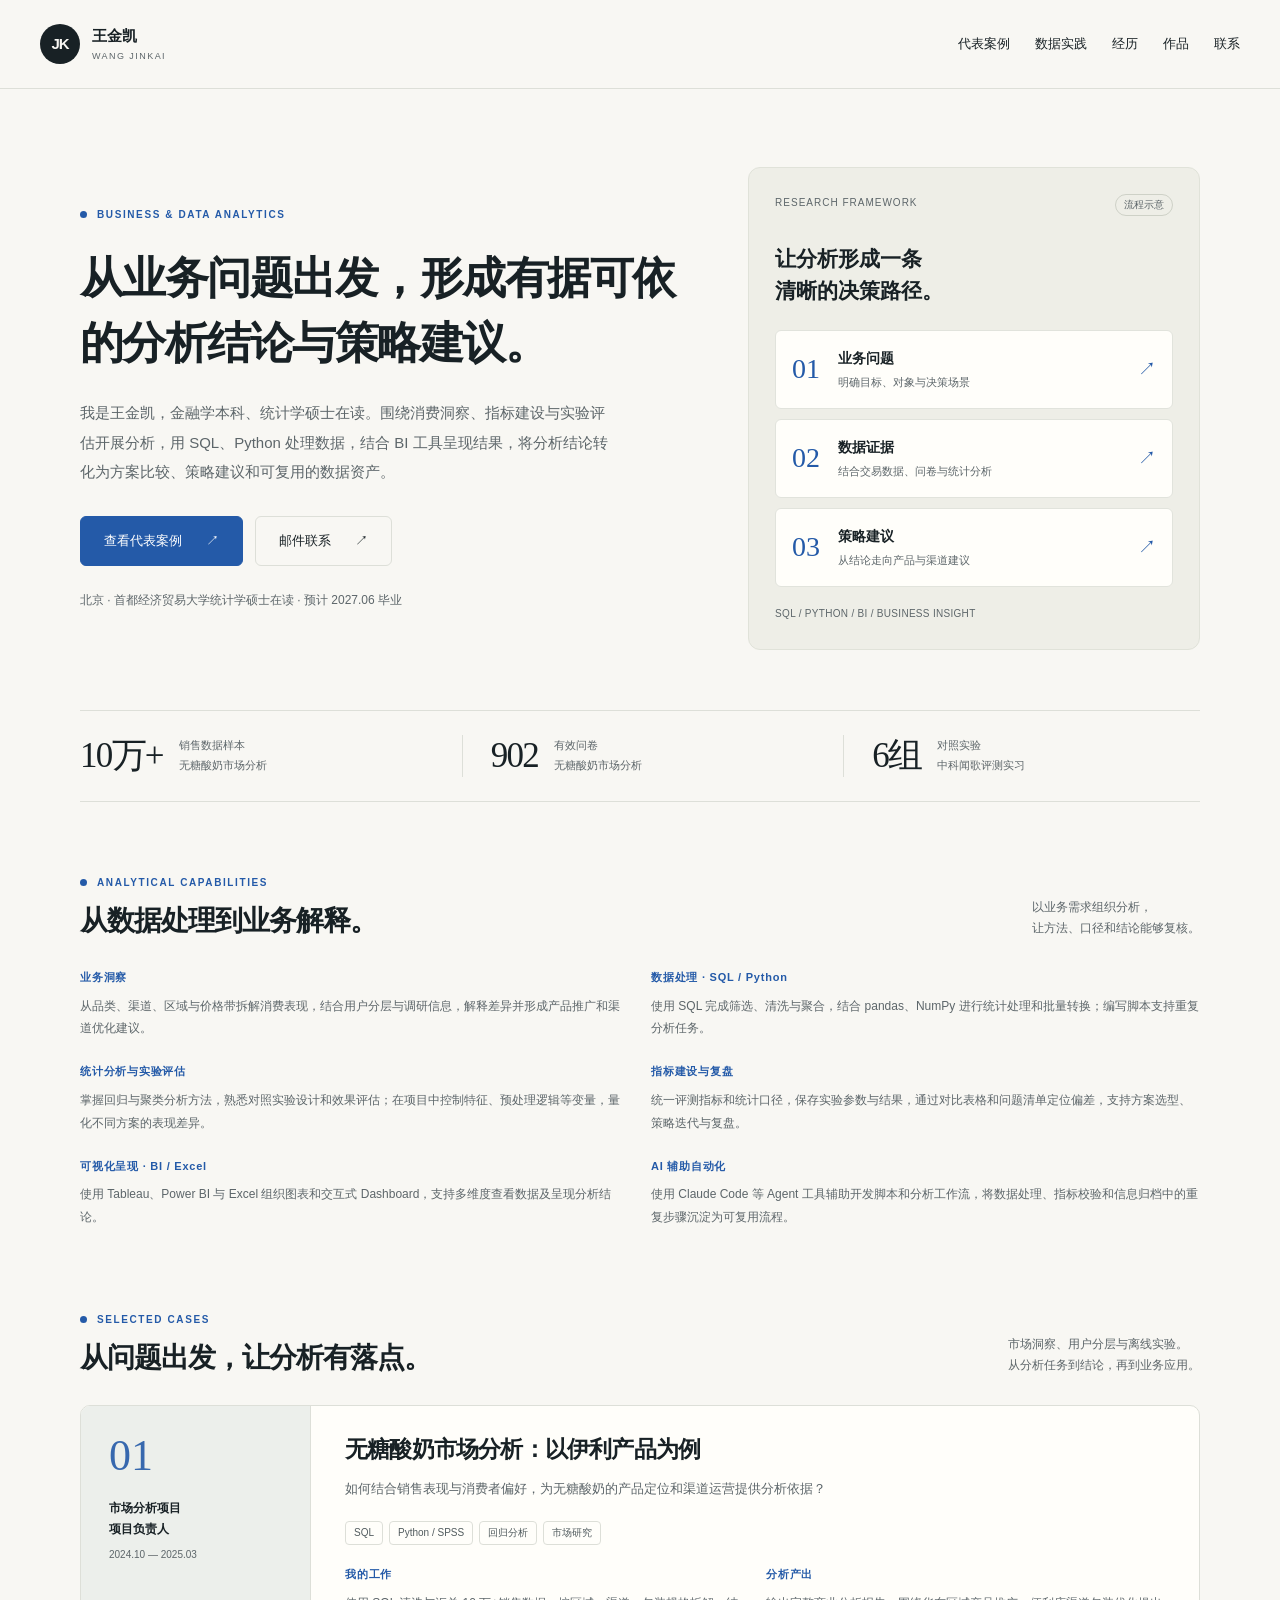
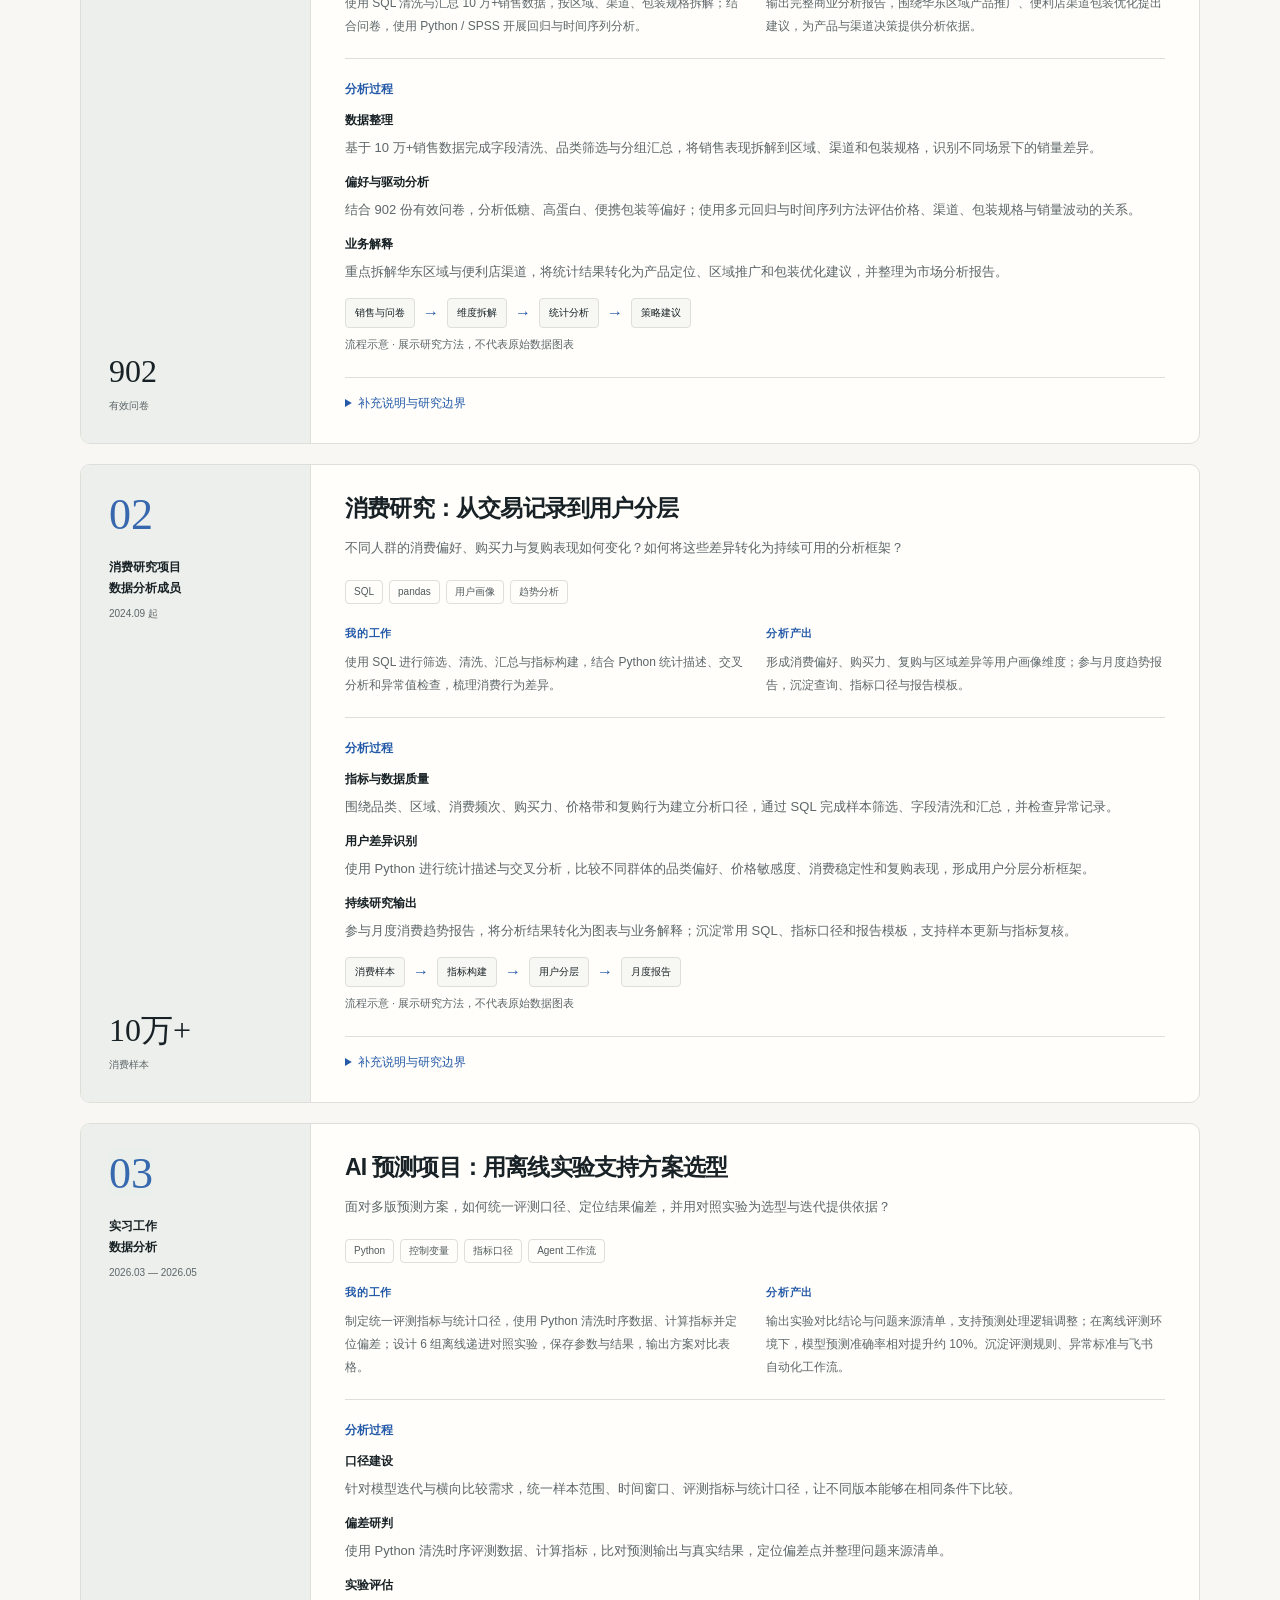
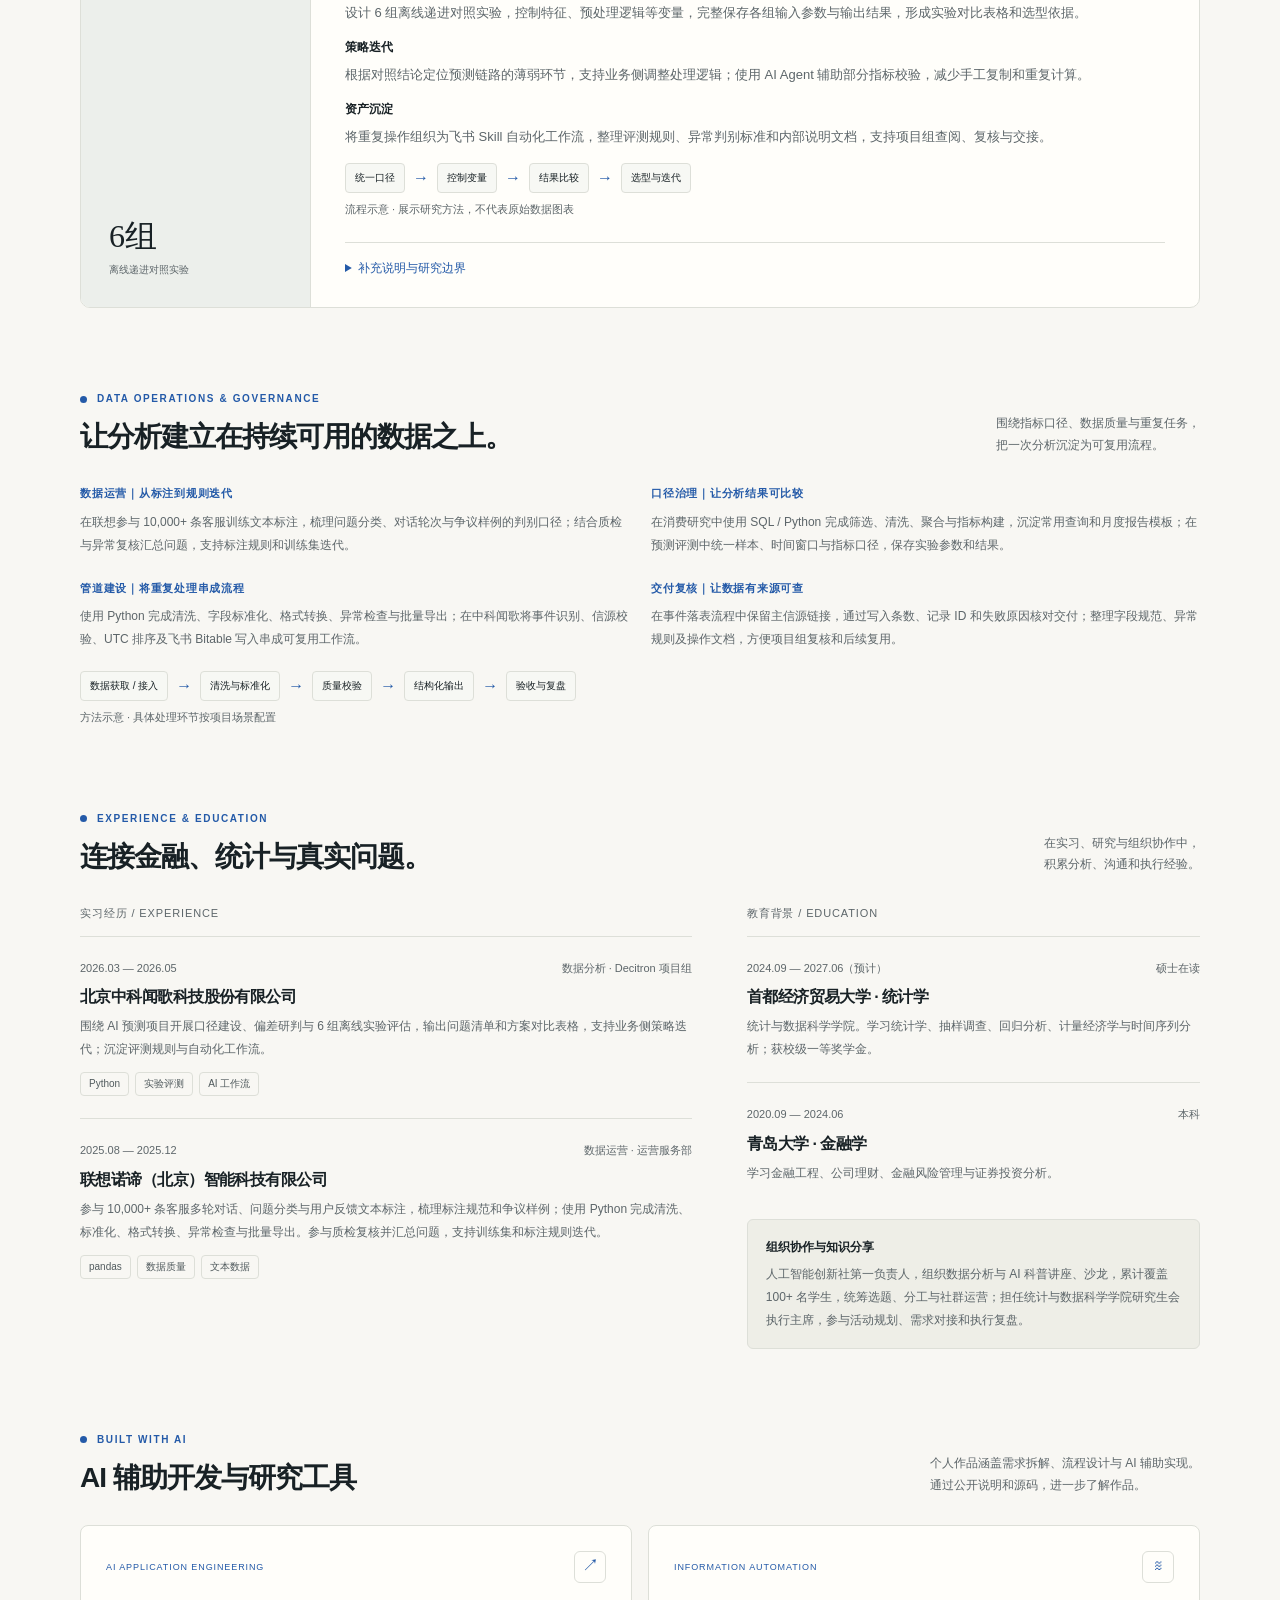
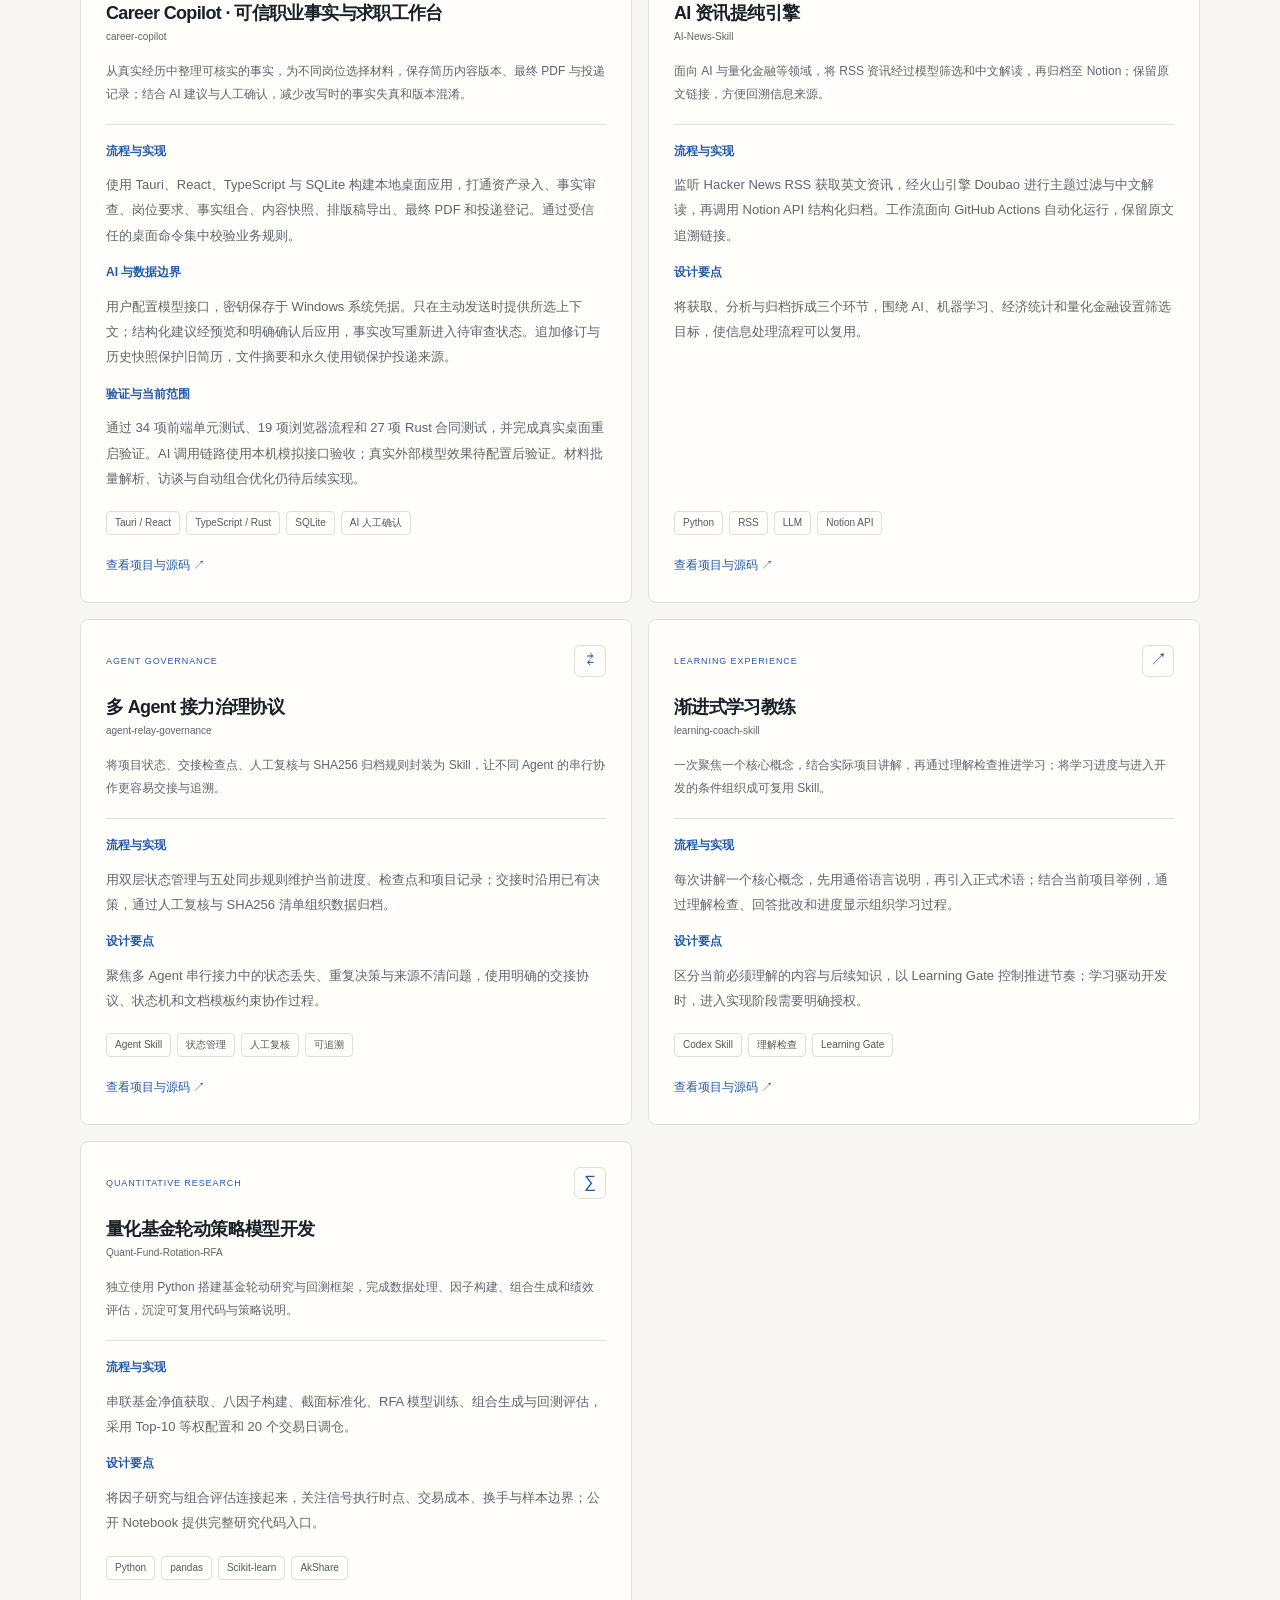
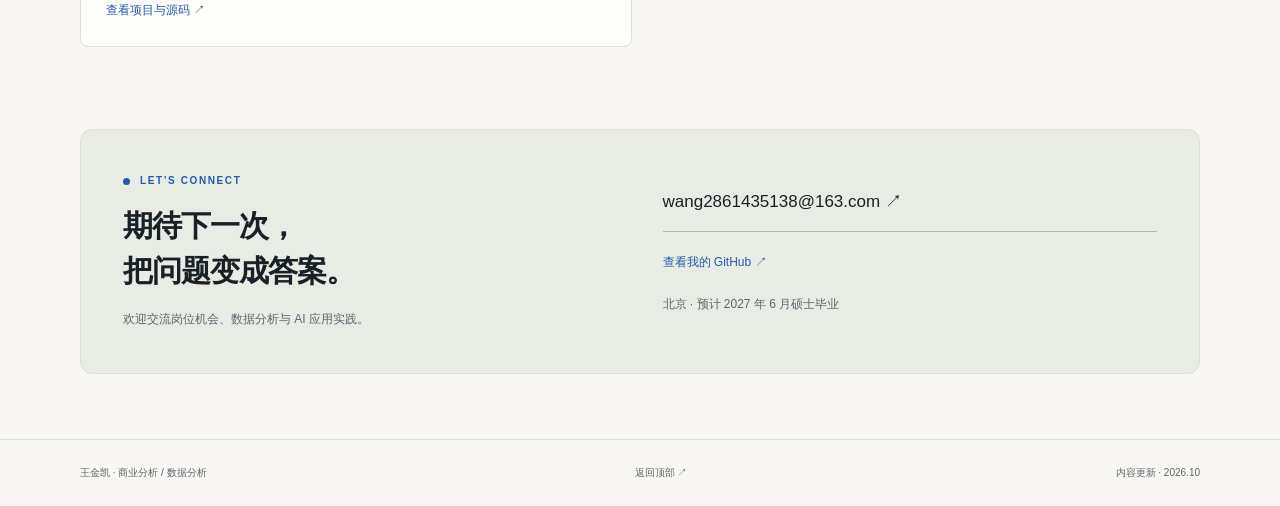
<file: GitHub-Pages发布包/index.html>
<!doctype html>
<html lang="zh-CN">
<head>
<meta charset="utf-8">
<meta name="viewport" content="width=device-width, initial-scale=1">
<meta name="description" content="王金凯的商业分析与数据分析主页：业务洞察、SQL 与 Python 数据处理、指标口径、离线对照实验、BI 可视化与 AI 自动化作品。">
<meta name="theme-color" content="#F8F7F3">
<title>王金凯 | 商业分析与数据分析</title>
<link rel="stylesheet" href="assets/css/styles.css">
</head>
<body class="analytics">
<a class="skip-link" href="#main">跳到正文</a>
<header class="site-header">
<div class="header-inner">
<a class="brand" href="#main" aria-label="王金凯，商业分析与数据分析主页">
<span class="brand-mark" aria-hidden="true">JK</span>
<span>王金凯<span class="brand-en">WANG JINKAI</span>
</span>
</a>
<nav class="section-nav" aria-label="页内导航">
<a href="#cases">代表案例</a>
<a href="#data-practice">数据实践</a>
<a href="#experience">经历</a>
<a href="#works">作品</a>
<a href="#contact">联系</a>
</nav>
</div>
</header>
<main class="page-shell" id="main">
<section class="hero" aria-labelledby="page-title">
<div>
<p class="eyebrow">BUSINESS & DATA ANALYTICS</p>
<h1 id="page-title">从<span class="phrase">业务问题</span>出发，形成有据可依的分析结论与<span class="phrase">策略建议</span>。</h1>
<p class="hero-intro">我是王金凯，金融学本科、统计学硕士在读。围绕消费洞察、指标建设与实验评估开展分析，用 SQL、Python 处理数据，结合 BI 工具呈现结果，将分析结论转化为方案比较、策略建议和可复用的数据资产。</p>
<div class="hero-actions">
<a class="button primary" href="#cases">查看代表案例 <span aria-hidden="true">↗</span>
</a>
<a class="button" href="mailto:wang2861435138@163.com">邮件联系 <span aria-hidden="true">↗</span>
</a>
</div>
<p class="hero-meta">北京 · 首都经济贸易大学统计学硕士在读 · 预计 2027.06 毕业</p>
</div>
<aside class="hero-board" aria-label="分析方法流程示意">
<div class="board-top">
<span>RESEARCH FRAMEWORK</span>
<span>流程示意</span>
</div>
<p class="board-title">让分析形成一条<br>清晰的决策路径。</p>
<div class="flow-row">
<span class="flow-number" aria-hidden="true">01</span>
<div>
<strong>业务问题</strong>
<p>明确目标、对象与决策场景</p>
</div>
<span class="flow-arrow" aria-hidden="true">↗</span>
</div>
<div class="flow-row">
<span class="flow-number" aria-hidden="true">02</span>
<div>
<strong>数据证据</strong>
<p>结合交易数据、问卷与统计分析</p>
</div>
<span class="flow-arrow" aria-hidden="true">↗</span>
</div>
<div class="flow-row">
<span class="flow-number" aria-hidden="true">03</span>
<div>
<strong>策略建议</strong>
<p>从结论走向产品与渠道建议</p>
</div>
<span class="flow-arrow" aria-hidden="true">↗</span>
</div>
<p class="board-caption">SQL / PYTHON / BI / BUSINESS INSIGHT</p>
</aside>
</section>
<div class="proof-strip" aria-label="代表案例概览">
<div class="proof-item">
<b>10万+</b>
<span>销售数据样本<br>无糖酸奶市场分析</span>
</div>
<div class="proof-item">
<b>902</b>
<span>有效问卷<br>无糖酸奶市场分析</span>
</div>
<div class="proof-item">
<b>6组</b>
<span>对照实验<br>中科闻歌评测实习</span>
</div>
</div>
<section class="experience-section" id="skills" aria-labelledby="skills-title">
<div class="section-heading">
<div><p class="eyebrow">ANALYTICAL CAPABILITIES</p><h2 id="skills-title">从数据处理到业务解释。</h2></div>
<p>以业务需求组织分析，<br>让方法、口径和结论能够复核。</p>
</div>
<div class="case-grid">
<div><h4>业务洞察</h4><p>从品类、渠道、区域与价格带拆解消费表现，结合用户分层与调研信息，解释差异并形成产品推广和渠道优化建议。</p></div>
<div><h4>数据处理 · SQL / Python</h4><p>使用 SQL 完成筛选、清洗与聚合，结合 pandas、NumPy 进行统计处理和批量转换；编写脚本支持重复分析任务。</p></div>
<div><h4>统计分析与实验评估</h4><p>掌握回归与聚类分析方法，熟悉对照实验设计和效果评估；在项目中控制特征、预处理逻辑等变量，量化不同方案的表现差异。</p></div>
<div><h4>指标建设与复盘</h4><p>统一评测指标和统计口径，保存实验参数与结果，通过对比表格和问题清单定位偏差，支持方案选型、策略迭代与复盘。</p></div>
<div><h4>可视化呈现 · BI / Excel</h4><p>使用 Tableau、Power BI 与 Excel 组织图表和交互式 Dashboard，支持多维度查看数据及呈现分析结论。</p></div>
<div><h4>AI 辅助自动化</h4><p>使用 Claude Code 等 Agent 工具辅助开发脚本和分析工作流，将数据处理、指标校验和信息归档中的重复步骤沉淀为可复用流程。</p></div>
</div>
</section>
<section class="cases" id="cases">
<div class="section-heading">
<div>
<p class="eyebrow">SELECTED CASES</p>
<h2>从问题出发，让分析有落点。</h2>
</div>
<p>市场洞察、用户分层与离线实验。<br>从分析任务到结论，再到业务应用。</p>
</div>
<article class="case-card">
<div class="case-side">
<span class="case-index" aria-hidden="true">01</span>
<div>
<p class="case-type">市场分析项目<br>项目负责人</p>
<p class="case-date">2024.10 — 2025.03</p>
</div>
<p class="metric">902</p>
<p class="metric-label">有效问卷</p>
</div>
<div class="case-body">
<h3>无糖酸奶市场分析：以伊利产品为例</h3>
<p class="case-lead">如何结合销售表现与消费者偏好，为无糖酸奶的产品定位和渠道运营提供分析依据？</p>
<ul class="tag-list">
<li>SQL</li>
<li>Python / SPSS</li>
<li>回归分析</li>
<li>市场研究</li>
</ul>
<div class="case-grid">
<div>
<h4>我的工作</h4>
<p>使用 SQL 清洗与汇总 10 万+销售数据，按区域、渠道、包装规格拆解；结合问卷，使用 Python / SPSS 开展回归与时间序列分析。</p>
</div>
<div>
<h4>分析产出</h4>
<p>输出完整商业分析报告，围绕华东区域产品推广、便利店渠道包装优化提出建议，为产品与渠道决策提供分析依据。</p>
</div>
</div>
<div class="case-analysis">
<h4>分析过程</h4>
<ol>
<li><strong>数据整理</strong><p>基于 10 万+销售数据完成字段清洗、品类筛选与分组汇总，将销售表现拆解到区域、渠道和包装规格，识别不同场景下的销量差异。</p></li>
<li><strong>偏好与驱动分析</strong><p>结合 902 份有效问卷，分析低糖、高蛋白、便携包装等偏好；使用多元回归与时间序列方法评估价格、渠道、包装规格与销量波动的关系。</p></li>
<li><strong>业务解释</strong><p>重点拆解华东区域与便利店渠道，将统计结果转化为产品定位、区域推广和包装优化建议，并整理为市场分析报告。</p></li>
</ol>
</div>
<div class="pipeline" aria-label="方法流程">
<span>销售与问卷</span>
<i aria-hidden="true">→</i>
<span>维度拆解</span>
<i aria-hidden="true">→</i>
<span>统计分析</span>
<i aria-hidden="true">→</i>
<span>策略建议</span>
</div>
<p class="small-note">流程示意 · 展示研究方法，不代表原始数据图表</p>
<details>
<summary>补充说明与研究边界</summary>
<div class="detail-content">
<p>将交易表现与问卷中的低糖、高蛋白、便携包装偏好结合，重点拆解华东区域及便利店渠道，评估价格、渠道、规格等因素与销量波动的关系。</p>
<p>销售样本与问卷属于不同数据来源，不将样本量相加；分析结果用于支持决策，不将统计关联直接写为因果效果。</p>
</div>
</details>
</div>
</article>
<article class="case-card">
<div class="case-side">
<span class="case-index" aria-hidden="true">02</span>
<div>
<p class="case-type">消费研究项目<br>数据分析成员</p>
<p class="case-date">2024.09 起</p>
</div>
<p class="metric">10万+</p>
<p class="metric-label">消费样本</p>
</div>
<div class="case-body">
<h3>消费研究：从交易记录到用户分层</h3>
<p class="case-lead">不同人群的消费偏好、购买力与复购表现如何变化？如何将这些差异转化为持续可用的分析框架？</p>
<ul class="tag-list">
<li>SQL</li>
<li>pandas</li>
<li>用户画像</li>
<li>趋势分析</li>
</ul>
<div class="case-grid">
<div>
<h4>我的工作</h4>
<p>使用 SQL 进行筛选、清洗、汇总与指标构建，结合 Python 统计描述、交叉分析和异常值检查，梳理消费行为差异。</p>
</div>
<div>
<h4>分析产出</h4>
<p>形成消费偏好、购买力、复购与区域差异等用户画像维度；参与月度趋势报告，沉淀查询、指标口径与报告模板。</p>
</div>
</div>
<div class="case-analysis">
<h4>分析过程</h4>
<ol>
<li><strong>指标与数据质量</strong><p>围绕品类、区域、消费频次、购买力、价格带和复购行为建立分析口径，通过 SQL 完成样本筛选、字段清洗和汇总，并检查异常记录。</p></li>
<li><strong>用户差异识别</strong><p>使用 Python 进行统计描述与交叉分析，比较不同群体的品类偏好、价格敏感度、消费稳定性和复购表现，形成用户分层分析框架。</p></li>
<li><strong>持续研究输出</strong><p>参与月度消费趋势报告，将分析结果转化为图表与业务解释；沉淀常用 SQL、指标口径和报告模板，支持样本更新与指标复核。</p></li>
</ol>
</div>
<div class="pipeline" aria-label="方法流程">
<span>消费样本</span>
<i aria-hidden="true">→</i>
<span>指标构建</span>
<i aria-hidden="true">→</i>
<span>用户分层</span>
<i aria-hidden="true">→</i>
<span>月度报告</span>
</div>
<p class="small-note">流程示意 · 展示研究方法，不代表原始数据图表</p>
<details>
<summary>补充说明与研究边界</summary>
<div class="detail-content">
<p>项目来自中国消费大数据研究院。围绕品类、区域、消费频次、价格带与复购行为开展分析，将结果转化为图表、结论和业务解释。</p>
<p>本人角色为数据分析成员；此处介绍分析方法与工作产出，不公开合作数据库中的原始记录。</p>
</div>
</details>
</div>
</article>
<article class="case-card">
<div class="case-side">
<span class="case-index" aria-hidden="true">03</span>
<div>
<p class="case-type">实习工作<br>数据分析</p>
<p class="case-date">2026.03 — 2026.05</p>
</div>
<p class="metric">6组</p>
<p class="metric-label">离线递进对照实验</p>
</div>
<div class="case-body">
<h3>AI 预测项目：用离线实验支持方案选型</h3>
<p class="case-lead">面对多版预测方案，如何统一评测口径、定位结果偏差，并用对照实验为选型与迭代提供依据？</p>
<ul class="tag-list">
<li>Python</li>
<li>控制变量</li>
<li>指标口径</li>
<li>Agent 工作流</li>
</ul>
<div class="case-grid">
<div>
<h4>我的工作</h4>
<p>制定统一评测指标与统计口径，使用 Python 清洗时序数据、计算指标并定位偏差；设计 6 组离线递进对照实验，保存参数与结果，输出方案对比表格。</p>
</div>
<div>
<h4>分析产出</h4>
<p>输出实验对比结论与问题来源清单，支持预测处理逻辑调整；在离线评测环境下，模型预测准确率相对提升约 10%。沉淀评测规则、异常标准与飞书自动化工作流。</p>
</div>
</div>
<div class="case-analysis">
<h4>分析过程</h4>
<ol>
<li><strong>口径建设</strong><p>针对模型迭代与横向比较需求，统一样本范围、时间窗口、评测指标与统计口径，让不同版本能够在相同条件下比较。</p></li>
<li><strong>偏差研判</strong><p>使用 Python 清洗时序评测数据、计算指标，比对预测输出与真实结果，定位偏差点并整理问题来源清单。</p></li>
<li><strong>实验评估</strong><p>设计 6 组离线递进对照实验，控制特征、预处理逻辑等变量，完整保存各组输入参数与输出结果，形成实验对比表格和选型依据。</p></li>
<li><strong>策略迭代</strong><p>根据对照结论定位预测链路的薄弱环节，支持业务侧调整处理逻辑；使用 AI Agent 辅助部分指标校验，减少手工复制和重复计算。</p></li>
<li><strong>资产沉淀</strong><p>将重复操作组织为飞书 Skill 自动化工作流，整理评测规则、异常判别标准和内部说明文档，支持项目组查阅、复核与交接。</p></li>
</ol>
</div>
<div class="pipeline" aria-label="方法流程">
<span>统一口径</span>
<i aria-hidden="true">→</i>
<span>控制变量</span>
<i aria-hidden="true">→</i>
<span>结果比较</span>
<i aria-hidden="true">→</i>
<span>选型与迭代</span>
</div>
<p class="small-note">流程示意 · 展示研究方法，不代表原始数据图表</p>
<details>
<summary>补充说明与研究边界</summary>
<div class="detail-content">
<p>在中科闻歌 Decitron 项目组开展实习。评测设计包含基础准确度、趋势判断、信号质量与模拟交易表现四类、共 25 项指标；不同维度分别用于诊断方案表现。</p>
<p>另基于 TMGBench 构建自动评测模块，支持标准答案计算、输出比对、断点续测及三层 HTML 报告，区分接口失败、结构解析问题与答案错误。</p>
<p>约 10%为离线评测中模型预测准确率的相对提升，不等同于提高 10 个百分点，也不直接代表线上业务效果。展示内容为实习职责与产出。</p>
</div>
</details>
</div>
</article>
</section>
<section class="experience-section" id="data-practice" aria-labelledby="data-title"><div class="section-heading"><div><p class="eyebrow">DATA OPERATIONS & GOVERNANCE</p><h2 id="data-title">让分析建立在持续可用的数据之上。</h2></div><p>围绕指标口径、数据质量与重复任务，<br>把一次分析沉淀为可复用流程。</p></div><div class="case-grid"><div><h4>数据运营｜从标注到规则迭代</h4><p>在联想参与 10,000+ 条客服训练文本标注，梳理问题分类、对话轮次与争议样例的判别口径；结合质检与异常复核汇总问题，支持标注规则和训练集迭代。</p></div><div><h4>口径治理｜让分析结果可比较</h4><p>在消费研究中使用 SQL / Python 完成筛选、清洗、聚合与指标构建，沉淀常用查询和月度报告模板；在预测评测中统一样本、时间窗口与指标口径，保存实验参数和结果。</p></div><div><h4>管道建设｜将重复处理串成流程</h4><p>使用 Python 完成清洗、字段标准化、格式转换、异常检查与批量导出；在中科闻歌将事件识别、信源校验、UTC 排序及飞书 Bitable 写入串成可复用工作流。</p></div><div><h4>交付复核｜让数据有来源可查</h4><p>在事件落表流程中保留主信源链接，通过写入条数、记录 ID 和失败原因核对交付；整理字段规范、异常规则及操作文档，方便项目组复核和后续复用。</p></div></div><div class="pipeline" aria-label="数据处理方法示意"><span>数据获取 / 接入</span><i aria-hidden="true">→</i><span>清洗与标准化</span><i aria-hidden="true">→</i><span>质量校验</span><i aria-hidden="true">→</i><span>结构化输出</span><i aria-hidden="true">→</i><span>验收与复盘</span></div><p class="small-note">方法示意 · 具体处理环节按项目场景配置</p></section>
<section class="experience-section" id="experience">
<div class="section-heading">
<div>
<p class="eyebrow">EXPERIENCE & EDUCATION</p>
<h2>连接金融、统计与真实问题。</h2>
</div>
<p>在实习、研究与组织协作中，<br>积累分析、沟通和执行经验。</p>
</div>
<div class="experience-layout">
<div>
<p class="timeline-label">实习经历 / EXPERIENCE</p>
<article class="timeline-item">
<div class="item-meta">
<span>2026.03 — 2026.05</span>
<span>数据分析 · Decitron 项目组</span>
</div>
<h3>北京中科闻歌科技股份有限公司</h3>
<p>围绕 AI 预测项目开展口径建设、偏差研判与 6 组离线实验评估，输出问题清单和方案对比表格，支持业务侧策略迭代；沉淀评测规则与自动化工作流。</p>
<ul class="tag-list">
<li>Python</li>
<li>实验评测</li>
<li>AI 工作流</li>
</ul>
</article>
<article class="timeline-item">
<div class="item-meta">
<span>2025.08 — 2025.12</span>
<span>数据运营 · 运营服务部</span>
</div>
<h3>联想诺谛（北京）智能科技有限公司</h3>
<p>参与 10,000+ 条客服多轮对话、问题分类与用户反馈文本标注，梳理标注规范和争议样例；使用 Python 完成清洗、标准化、格式转换、异常检查与批量导出。参与质检复核并汇总问题，支持训练集和标注规则迭代。</p>
<ul class="tag-list">
<li>pandas</li>
<li>数据质量</li>
<li>文本数据</li>
</ul>
</article>
</div>
<div>
<p class="timeline-label">教育背景 / EDUCATION</p>
<article class="timeline-item">
<div class="item-meta">
<span>2024.09 — 2027.06（预计）</span>
<span>硕士在读</span>
</div>
<h3>首都经济贸易大学 · 统计学</h3>
<p>统计与数据科学学院。学习统计学、抽样调查、回归分析、计量经济学与时间序列分析；获校级一等奖学金。</p>
</article>
<article class="timeline-item">
<div class="item-meta">
<span>2020.09 — 2024.06</span>
<span>本科</span>
</div>
<h3>青岛大学 · 金融学</h3>
<p>学习金融工程、公司理财、金融风险管理与证券投资分析。</p>
</article>
<div class="community-note">
<strong>组织协作与知识分享</strong>人工智能创新社第一负责人，组织数据分析与 AI 科普讲座、沙龙，累计覆盖 100+ 名学生，统筹选题、分工与社群运营；担任统计与数据科学学院研究生会执行主席，参与活动规划、需求对接和执行复盘。</div>
</div>
</div>
</section>
<section class="works-section" id="works">
<div class="section-heading">
<div>
<p class="eyebrow">BUILT WITH AI</p>
<h2>AI 辅助开发与研究工具</h2>
</div>
<p>个人作品涵盖需求拆解、流程设计与 AI 辅助实现。<br>通过公开说明和源码，进一步了解作品。</p>
</div>
<div class="works-grid">
<article class="work-card" data-project="career-copilot">
<div class="work-top">
<span class="work-category">AI APPLICATION ENGINEERING</span>
<span class="work-symbol" aria-hidden="true">↗</span>
</div>
<h3>Career Copilot · 可信职业事实与求职工作台</h3>
<p class="repo-name">career-copilot</p>
<p class="work-description">从真实经历中整理可核实的事实，为不同岗位选择材料，保存简历内容版本、最终 PDF 与投递记录；结合 AI 建议与人工确认，减少改写时的事实失真和版本混淆。</p>
<div class="work-detail">
<h4>流程与实现</h4><p>使用 Tauri、React、TypeScript 与 SQLite 构建本地桌面应用，打通资产录入、事实审查、岗位要求、事实组合、内容快照、排版稿导出、最终 PDF 和投递登记。通过受信任的桌面命令集中校验业务规则。</p>
<h4>AI 与数据边界</h4><p>用户配置模型接口，密钥保存于 Windows 系统凭据。只在主动发送时提供所选上下文；结构化建议经预览和明确确认后应用，事实改写重新进入待审查状态。追加修订与历史快照保护旧简历，文件摘要和永久使用锁保护投递来源。</p>
<h4>验证与当前范围</h4><p>通过 34 项前端单元测试、19 项浏览器流程和 27 项 Rust 合同测试，并完成真实桌面重启验证。AI 调用链路使用本机模拟接口验收；真实外部模型效果待配置后验证。材料批量解析、访谈与自动组合优化仍待后续实现。</p>
</div>
<ul class="tag-list"><li>Tauri / React</li><li>TypeScript / Rust</li><li>SQLite</li><li>AI 人工确认</li></ul>
<a class="text-link" href="https://github.com/JKW-NB/career-copilot" target="_blank" rel="noopener noreferrer">查看项目与源码<span aria-hidden="true"> ↗</span><span class="sr-only">（新窗口打开）</span></a>
</article>

<article class="work-card">
<div class="work-top">
<span class="work-category">INFORMATION AUTOMATION</span>
<span class="work-symbol" aria-hidden="true">≋</span>
</div>
<h3>AI 资讯提纯引擎</h3>
<p class="repo-name">AI-News-Skill</p>
<p class="work-description">面向 AI 与量化金融等领域，将 RSS 资讯经过模型筛选和中文解读，再归档至 Notion；保留原文链接，方便回溯信息来源。</p>
<div class="work-detail">
<h4>流程与实现</h4><p>监听 Hacker News RSS 获取英文资讯，经火山引擎 Doubao 进行主题过滤与中文解读，再调用 Notion API 结构化归档。工作流面向 GitHub Actions 自动化运行，保留原文追溯链接。</p>
<h4>设计要点</h4><p>将获取、分析与归档拆成三个环节，围绕 AI、机器学习、经济统计和量化金融设置筛选目标，使信息处理流程可以复用。</p>
</div>
<ul class="tag-list">
<li>Python</li>
<li>RSS</li>
<li>LLM</li>
<li>Notion API</li>
</ul>
<a class="text-link" href="https://github.com/JKW-NB/AI-News-Skill" target="_blank" rel="noopener noreferrer">查看项目与源码<span aria-hidden="true"> ↗</span>
<span class="sr-only">（新窗口打开）</span>
</a>
</article>
<article class="work-card">
<div class="work-top">
<span class="work-category">AGENT GOVERNANCE</span>
<span class="work-symbol" aria-hidden="true">⇄</span>
</div>
<h3>多 Agent 接力治理协议</h3>
<p class="repo-name">agent-relay-governance</p>
<p class="work-description">将项目状态、交接检查点、人工复核与 SHA256 归档规则封装为 Skill，让不同 Agent 的串行协作更容易交接与追溯。</p>
<div class="work-detail">
<h4>流程与实现</h4><p>用双层状态管理与五处同步规则维护当前进度、检查点和项目记录；交接时沿用已有决策，通过人工复核与 SHA256 清单组织数据归档。</p>
<h4>设计要点</h4><p>聚焦多 Agent 串行接力中的状态丢失、重复决策与来源不清问题，使用明确的交接协议、状态机和文档模板约束协作过程。</p>
</div>
<ul class="tag-list">
<li>Agent Skill</li>
<li>状态管理</li>
<li>人工复核</li>
<li>可追溯</li>
</ul>
<a class="text-link" href="https://github.com/JKW-NB/agent-relay-governance" target="_blank" rel="noopener noreferrer">查看项目与源码<span aria-hidden="true"> ↗</span>
<span class="sr-only">（新窗口打开）</span>
</a>
</article>
<article class="work-card">
<div class="work-top">
<span class="work-category">LEARNING EXPERIENCE</span>
<span class="work-symbol" aria-hidden="true">↗</span>
</div>
<h3>渐进式学习教练</h3>
<p class="repo-name">learning-coach-skill</p>
<p class="work-description">一次聚焦一个核心概念，结合实际项目讲解，再通过理解检查推进学习；将学习进度与进入开发的条件组织成可复用 Skill。</p>
<div class="work-detail">
<h4>流程与实现</h4><p>每次讲解一个核心概念，先用通俗语言说明，再引入正式术语；结合当前项目举例，通过理解检查、回答批改和进度显示组织学习过程。</p>
<h4>设计要点</h4><p>区分当前必须理解的内容与后续知识，以 Learning Gate 控制推进节奏；学习驱动开发时，进入实现阶段需要明确授权。</p>
</div>
<ul class="tag-list">
<li>Codex Skill</li>
<li>理解检查</li>
<li>Learning Gate</li>
</ul>
<a class="text-link" href="https://github.com/JKW-NB/learning-coach-skill" target="_blank" rel="noopener noreferrer">查看项目与源码<span aria-hidden="true"> ↗</span>
<span class="sr-only">（新窗口打开）</span>
</a>
</article>
<article class="work-card">
<div class="work-top">
<span class="work-category">QUANTITATIVE RESEARCH</span>
<span class="work-symbol" aria-hidden="true">∑</span>
</div>
<h3>量化基金轮动策略模型开发</h3>
<p class="repo-name">Quant-Fund-Rotation-RFA</p>
<p class="work-description">独立使用 Python 搭建基金轮动研究与回测框架，完成数据处理、因子构建、组合生成和绩效评估，沉淀可复用代码与策略说明。</p>
<div class="work-detail">
<h4>流程与实现</h4><p>串联基金净值获取、八因子构建、截面标准化、RFA 模型训练、组合生成与回测评估，采用 Top-10 等权配置和 20 个交易日调仓。</p>
<h4>设计要点</h4><p>将因子研究与组合评估连接起来，关注信号执行时点、交易成本、换手与样本边界；公开 Notebook 提供完整研究代码入口。</p>
</div>
<ul class="tag-list">
<li>Python</li>
<li>pandas</li>
<li>Scikit-learn</li>
<li>AkShare</li>
</ul>
<a class="text-link" href="https://github.com/JKW-NB/Quant-Fund-Rotation-RFA" target="_blank" rel="noopener noreferrer">查看项目与源码<span aria-hidden="true"> ↗</span>
<span class="sr-only">（新窗口打开）</span>
</a>
</article>
</div>
</section>
<section class="contact-card" id="contact" aria-labelledby="contact-title">
<div>
<p class="eyebrow">LET’S CONNECT</p>
<h2 id="contact-title">期待下一次，<br>把问题变成答案。</h2>
<p>欢迎交流岗位机会、数据分析与 AI 应用实践。</p>
</div>
<div class="contact-actions">
<a class="email-link" href="mailto:wang2861435138@163.com">wang2861435138@163.com<span aria-hidden="true"> ↗</span>
</a>
<a class="text-link" href="https://github.com/JKW-NB" target="_blank" rel="noopener noreferrer">查看我的 GitHub<span aria-hidden="true"> ↗</span>
<span class="sr-only">（新窗口打开）</span>
</a>
<p class="small-note">北京 · 预计 2027 年 6 月硕士毕业</p>
</div>
</section>
</main>
<footer class="site-footer">
<div class="page-shell footer-inner">
<span>王金凯 · 商业分析 / 数据分析</span>
<a href="#main">返回顶部 <span aria-hidden="true">↗</span>
</a>
<span>内容更新 · 2026.10</span>
</div>
</footer>
</body>
</html>
</file>
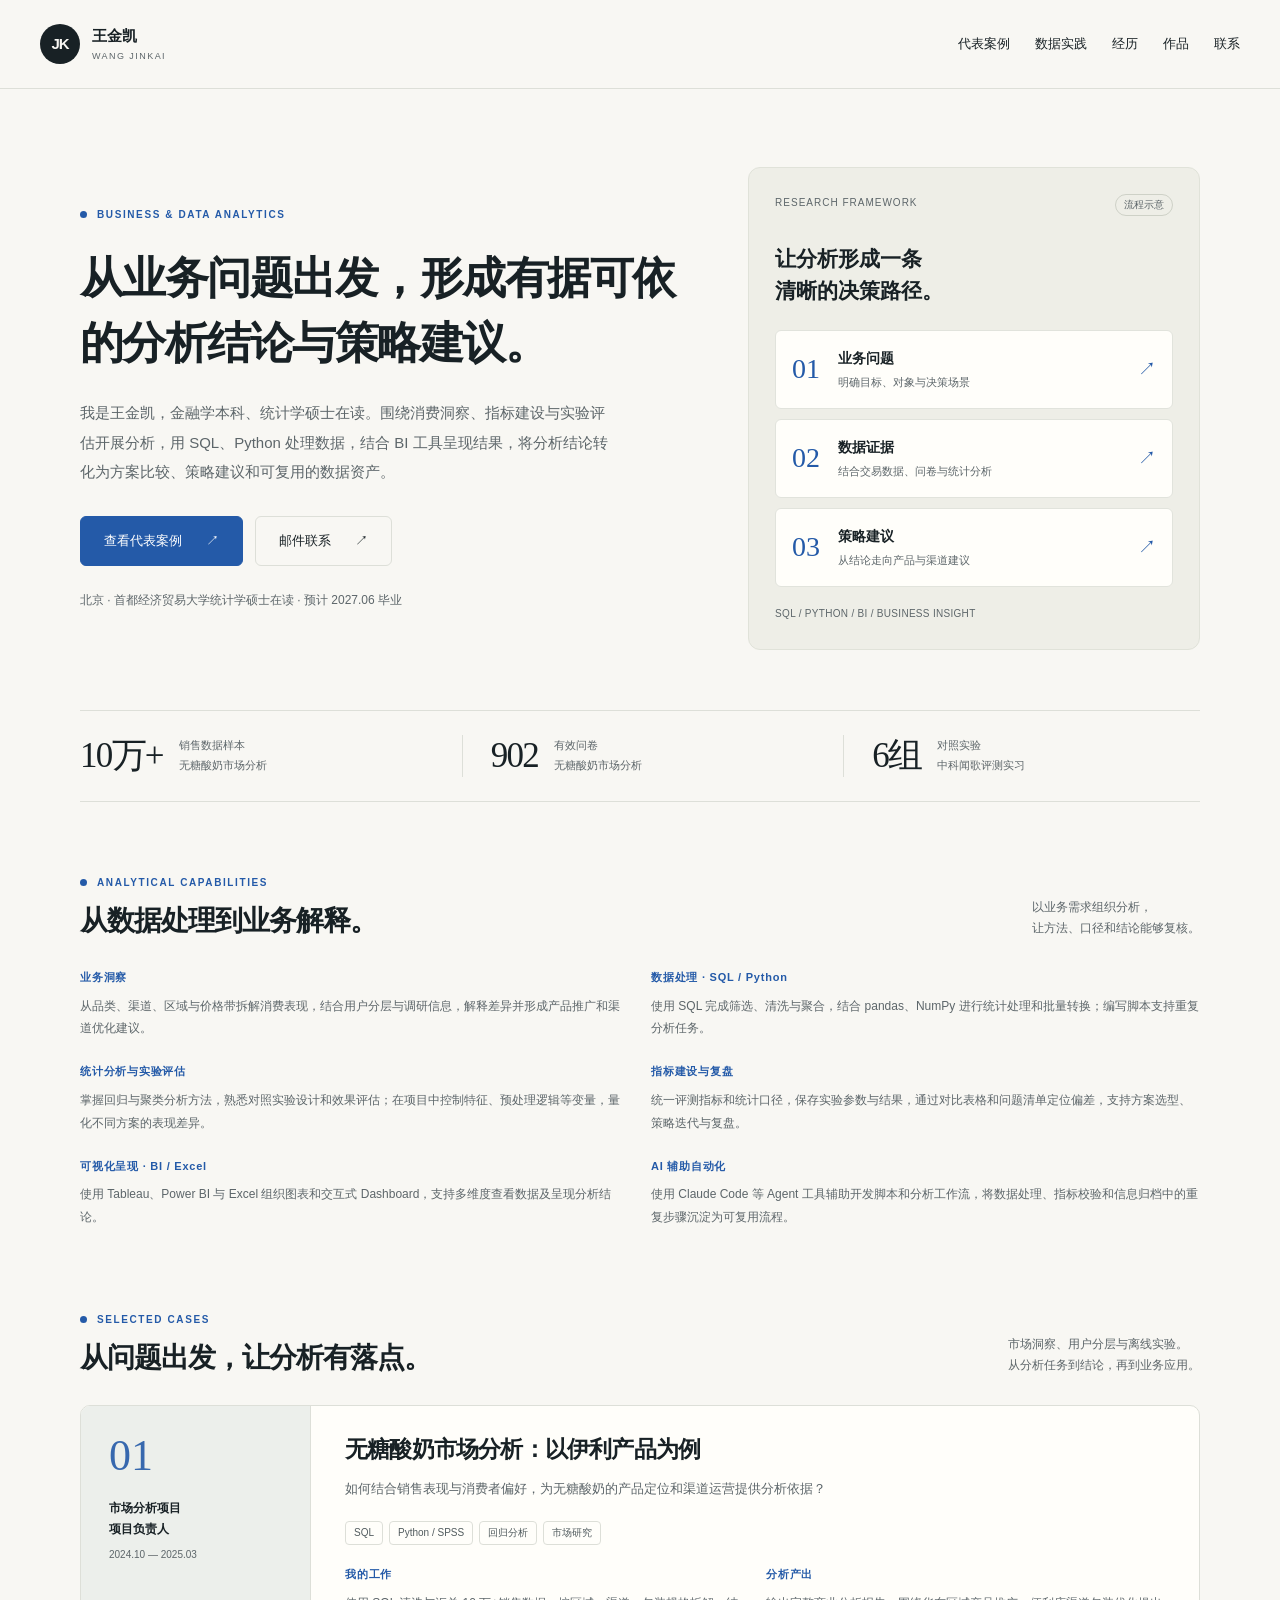
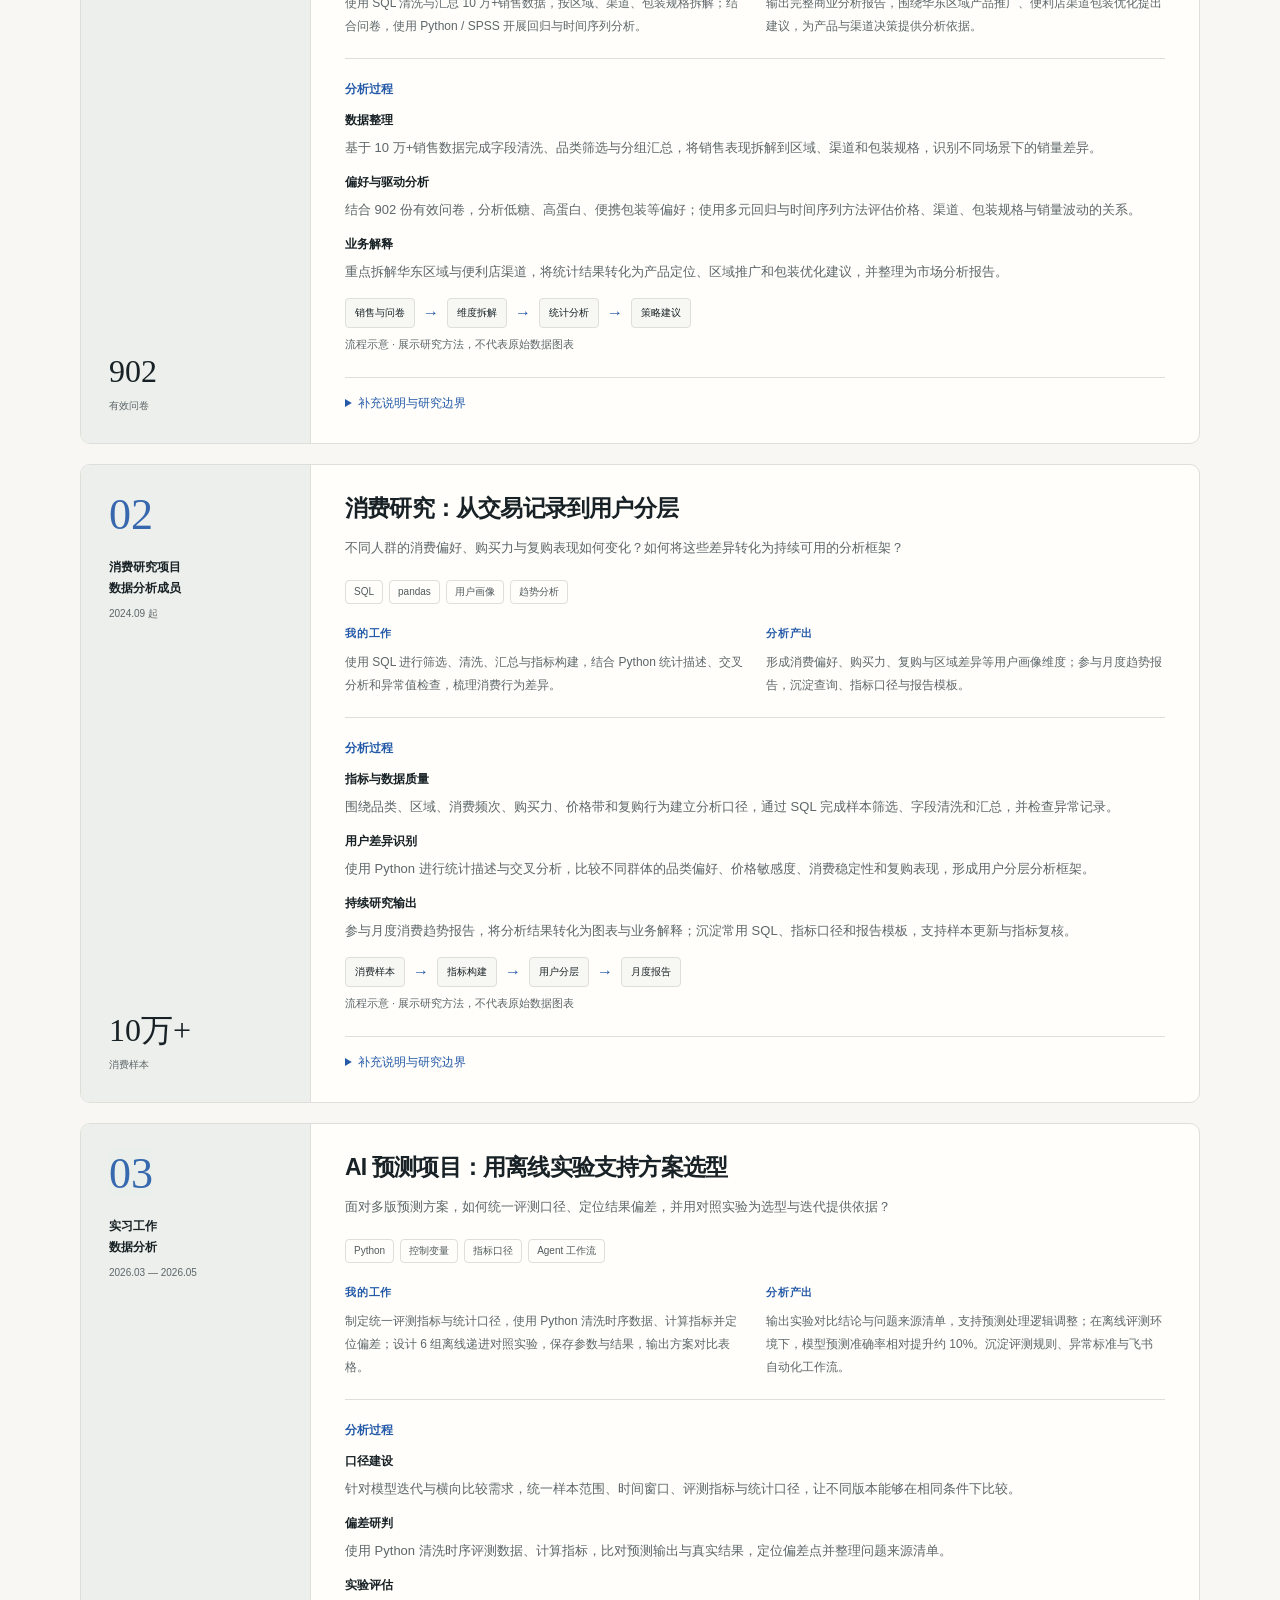
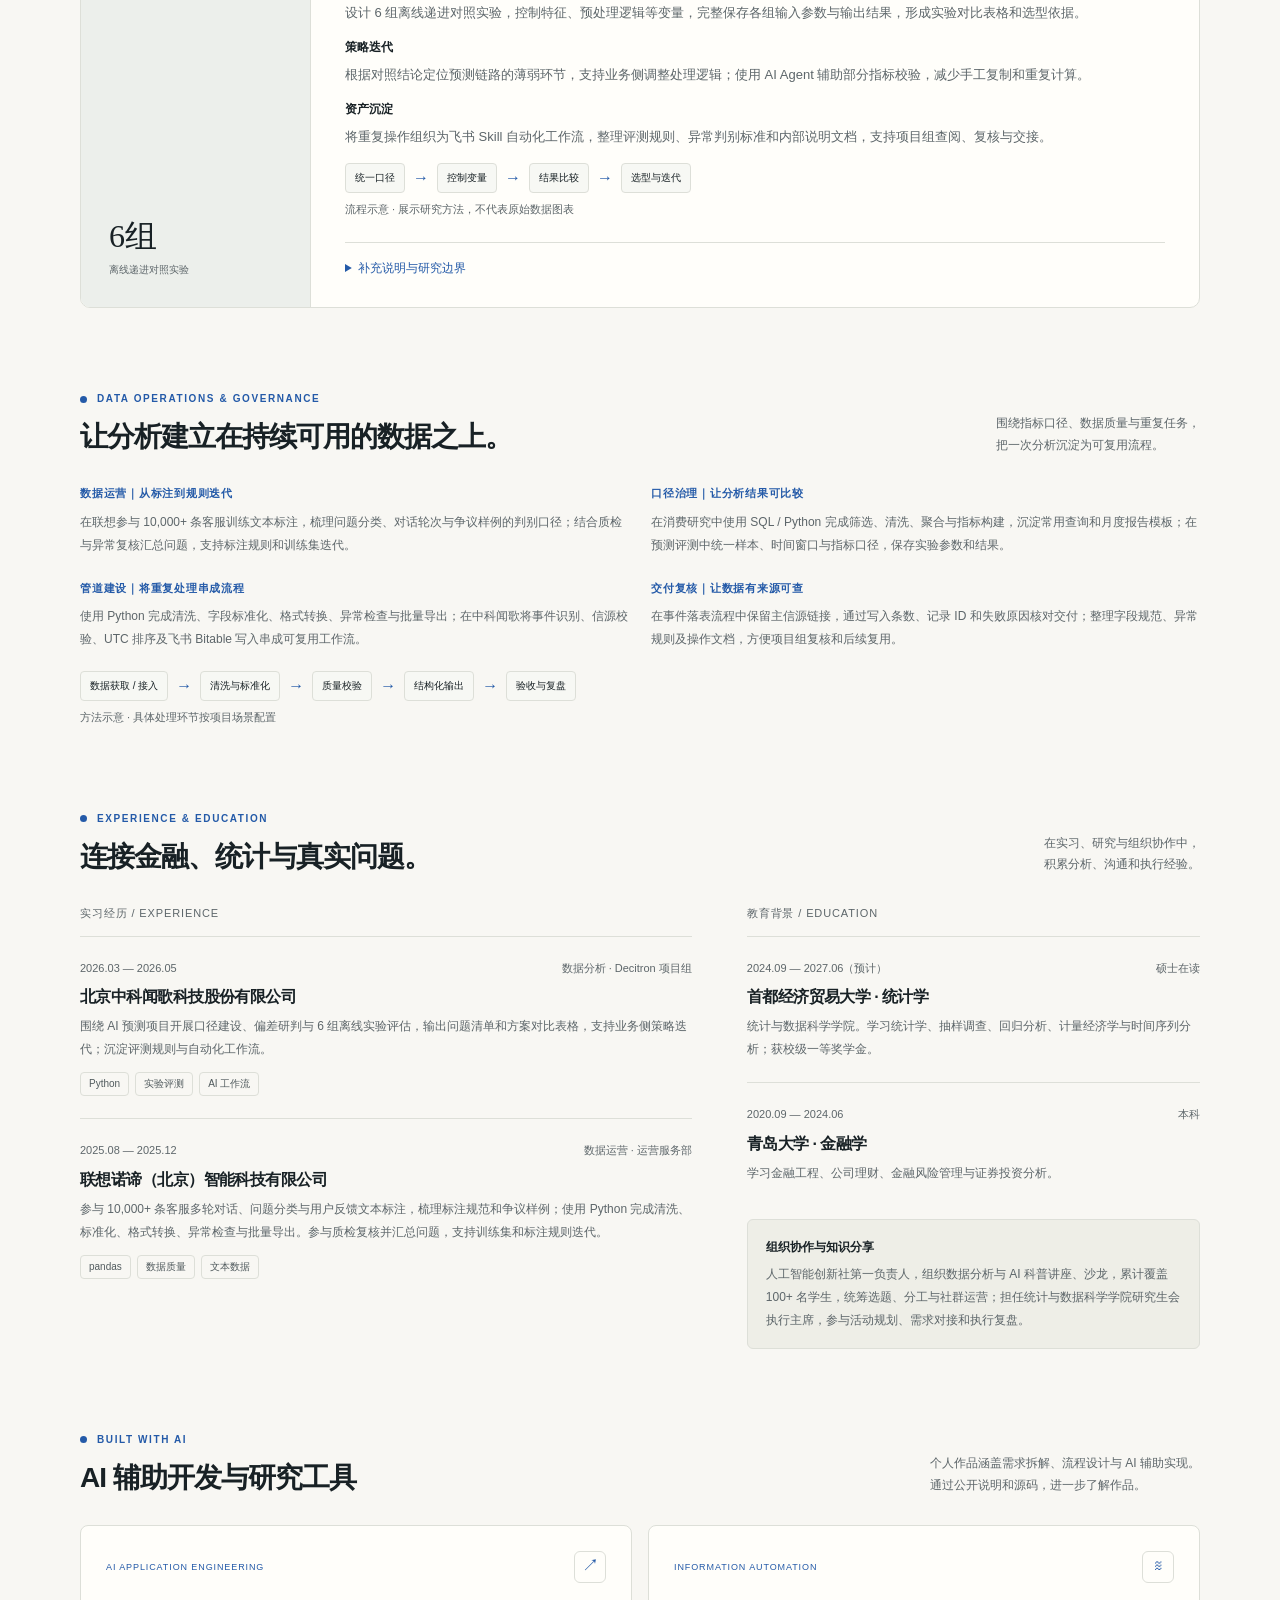
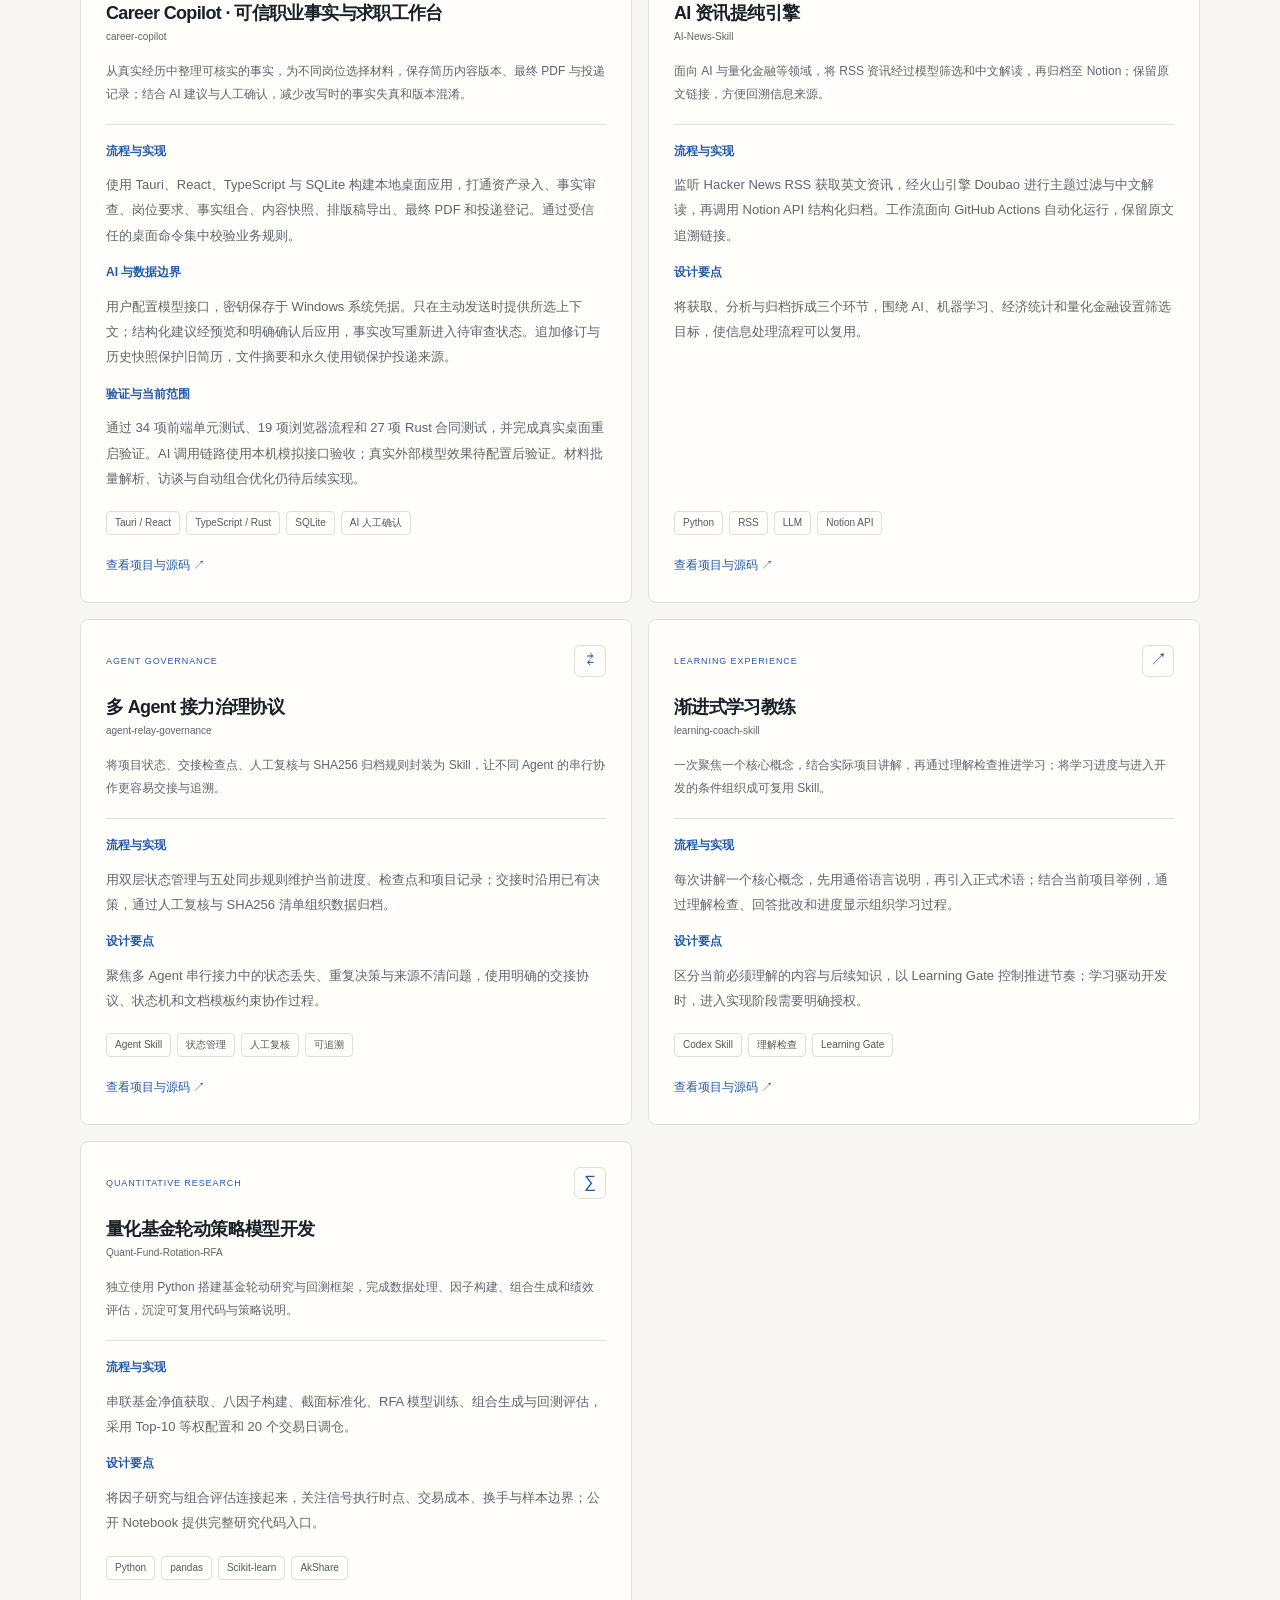
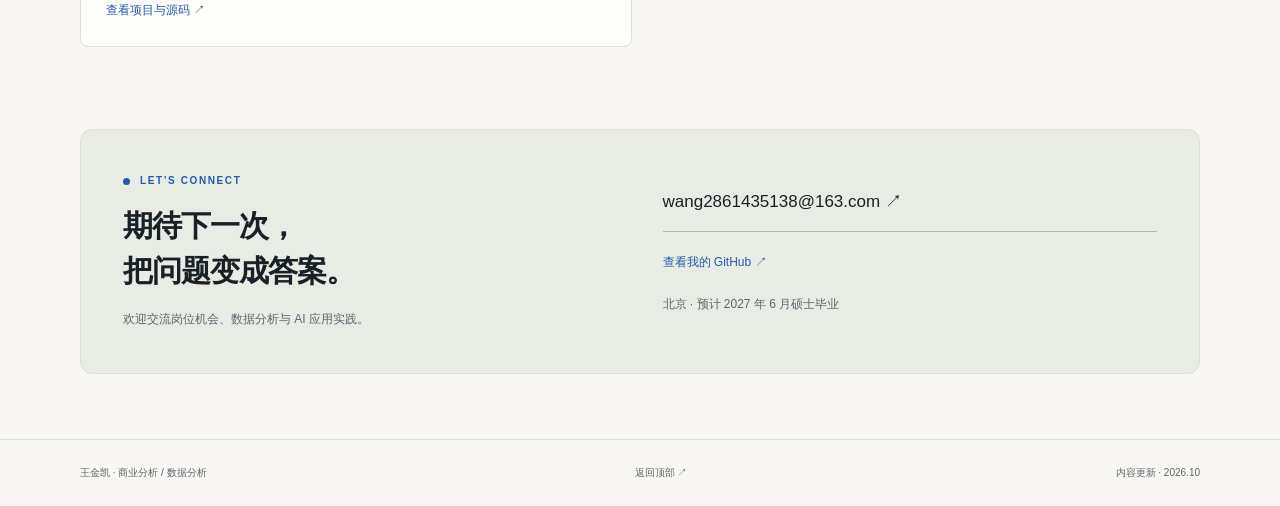
<file: GitHub-Pages发布包/analytics/index.html>
<!doctype html>
<html lang="zh-CN">
<head>
<meta charset="utf-8">
<meta name="viewport" content="width=device-width, initial-scale=1">
<meta name="description" content="王金凯的商业分析与数据分析主页：业务洞察、SQL 与 Python 数据处理、指标口径、离线对照实验、BI 可视化与 AI 自动化作品。">
<meta name="theme-color" content="#F8F7F3">
<title>王金凯 | 商业分析与数据分析</title>
<link rel="stylesheet" href="../assets/css/styles.css">
</head>
<body class="analytics">
<a class="skip-link" href="#main">跳到正文</a>
<header class="site-header">
<div class="header-inner">
<a class="brand" href="#main" aria-label="王金凯，商业分析与数据分析主页">
<span class="brand-mark" aria-hidden="true">JK</span>
<span>王金凯<span class="brand-en">WANG JINKAI</span>
</span>
</a>
<nav class="section-nav" aria-label="页内导航">
<a href="#cases">代表案例</a>
<a href="#data-practice">数据实践</a>
<a href="#experience">经历</a>
<a href="#works">作品</a>
<a href="#contact">联系</a>
</nav>
</div>
</header>
<main class="page-shell" id="main">
<section class="hero" aria-labelledby="page-title">
<div>
<p class="eyebrow">BUSINESS & DATA ANALYTICS</p>
<h1 id="page-title">从<span class="phrase">业务问题</span>出发，形成有据可依的分析结论与<span class="phrase">策略建议</span>。</h1>
<p class="hero-intro">我是王金凯，金融学本科、统计学硕士在读。围绕消费洞察、指标建设与实验评估开展分析，用 SQL、Python 处理数据，结合 BI 工具呈现结果，将分析结论转化为方案比较、策略建议和可复用的数据资产。</p>
<div class="hero-actions">
<a class="button primary" href="#cases">查看代表案例 <span aria-hidden="true">↗</span>
</a>
<a class="button" href="mailto:wang2861435138@163.com">邮件联系 <span aria-hidden="true">↗</span>
</a>
</div>
<p class="hero-meta">北京 · 首都经济贸易大学统计学硕士在读 · 预计 2027.06 毕业</p>
</div>
<aside class="hero-board" aria-label="分析方法流程示意">
<div class="board-top">
<span>RESEARCH FRAMEWORK</span>
<span>流程示意</span>
</div>
<p class="board-title">让分析形成一条<br>清晰的决策路径。</p>
<div class="flow-row">
<span class="flow-number" aria-hidden="true">01</span>
<div>
<strong>业务问题</strong>
<p>明确目标、对象与决策场景</p>
</div>
<span class="flow-arrow" aria-hidden="true">↗</span>
</div>
<div class="flow-row">
<span class="flow-number" aria-hidden="true">02</span>
<div>
<strong>数据证据</strong>
<p>结合交易数据、问卷与统计分析</p>
</div>
<span class="flow-arrow" aria-hidden="true">↗</span>
</div>
<div class="flow-row">
<span class="flow-number" aria-hidden="true">03</span>
<div>
<strong>策略建议</strong>
<p>从结论走向产品与渠道建议</p>
</div>
<span class="flow-arrow" aria-hidden="true">↗</span>
</div>
<p class="board-caption">SQL / PYTHON / BI / BUSINESS INSIGHT</p>
</aside>
</section>
<div class="proof-strip" aria-label="代表案例概览">
<div class="proof-item">
<b>10万+</b>
<span>销售数据样本<br>无糖酸奶市场分析</span>
</div>
<div class="proof-item">
<b>902</b>
<span>有效问卷<br>无糖酸奶市场分析</span>
</div>
<div class="proof-item">
<b>6组</b>
<span>对照实验<br>中科闻歌评测实习</span>
</div>
</div>
<section class="experience-section" id="skills" aria-labelledby="skills-title">
<div class="section-heading">
<div><p class="eyebrow">ANALYTICAL CAPABILITIES</p><h2 id="skills-title">从数据处理到业务解释。</h2></div>
<p>以业务需求组织分析，<br>让方法、口径和结论能够复核。</p>
</div>
<div class="case-grid">
<div><h4>业务洞察</h4><p>从品类、渠道、区域与价格带拆解消费表现，结合用户分层与调研信息，解释差异并形成产品推广和渠道优化建议。</p></div>
<div><h4>数据处理 · SQL / Python</h4><p>使用 SQL 完成筛选、清洗与聚合，结合 pandas、NumPy 进行统计处理和批量转换；编写脚本支持重复分析任务。</p></div>
<div><h4>统计分析与实验评估</h4><p>掌握回归与聚类分析方法，熟悉对照实验设计和效果评估；在项目中控制特征、预处理逻辑等变量，量化不同方案的表现差异。</p></div>
<div><h4>指标建设与复盘</h4><p>统一评测指标和统计口径，保存实验参数与结果，通过对比表格和问题清单定位偏差，支持方案选型、策略迭代与复盘。</p></div>
<div><h4>可视化呈现 · BI / Excel</h4><p>使用 Tableau、Power BI 与 Excel 组织图表和交互式 Dashboard，支持多维度查看数据及呈现分析结论。</p></div>
<div><h4>AI 辅助自动化</h4><p>使用 Claude Code 等 Agent 工具辅助开发脚本和分析工作流，将数据处理、指标校验和信息归档中的重复步骤沉淀为可复用流程。</p></div>
</div>
</section>
<section class="cases" id="cases">
<div class="section-heading">
<div>
<p class="eyebrow">SELECTED CASES</p>
<h2>从问题出发，让分析有落点。</h2>
</div>
<p>市场洞察、用户分层与离线实验。<br>从分析任务到结论，再到业务应用。</p>
</div>
<article class="case-card">
<div class="case-side">
<span class="case-index" aria-hidden="true">01</span>
<div>
<p class="case-type">市场分析项目<br>项目负责人</p>
<p class="case-date">2024.10 — 2025.03</p>
</div>
<p class="metric">902</p>
<p class="metric-label">有效问卷</p>
</div>
<div class="case-body">
<h3>无糖酸奶市场分析：以伊利产品为例</h3>
<p class="case-lead">如何结合销售表现与消费者偏好，为无糖酸奶的产品定位和渠道运营提供分析依据？</p>
<ul class="tag-list">
<li>SQL</li>
<li>Python / SPSS</li>
<li>回归分析</li>
<li>市场研究</li>
</ul>
<div class="case-grid">
<div>
<h4>我的工作</h4>
<p>使用 SQL 清洗与汇总 10 万+销售数据，按区域、渠道、包装规格拆解；结合问卷，使用 Python / SPSS 开展回归与时间序列分析。</p>
</div>
<div>
<h4>分析产出</h4>
<p>输出完整商业分析报告，围绕华东区域产品推广、便利店渠道包装优化提出建议，为产品与渠道决策提供分析依据。</p>
</div>
</div>
<div class="case-analysis">
<h4>分析过程</h4>
<ol>
<li><strong>数据整理</strong><p>基于 10 万+销售数据完成字段清洗、品类筛选与分组汇总，将销售表现拆解到区域、渠道和包装规格，识别不同场景下的销量差异。</p></li>
<li><strong>偏好与驱动分析</strong><p>结合 902 份有效问卷，分析低糖、高蛋白、便携包装等偏好；使用多元回归与时间序列方法评估价格、渠道、包装规格与销量波动的关系。</p></li>
<li><strong>业务解释</strong><p>重点拆解华东区域与便利店渠道，将统计结果转化为产品定位、区域推广和包装优化建议，并整理为市场分析报告。</p></li>
</ol>
</div>
<div class="pipeline" aria-label="方法流程">
<span>销售与问卷</span>
<i aria-hidden="true">→</i>
<span>维度拆解</span>
<i aria-hidden="true">→</i>
<span>统计分析</span>
<i aria-hidden="true">→</i>
<span>策略建议</span>
</div>
<p class="small-note">流程示意 · 展示研究方法，不代表原始数据图表</p>
<details>
<summary>补充说明与研究边界</summary>
<div class="detail-content">
<p>将交易表现与问卷中的低糖、高蛋白、便携包装偏好结合，重点拆解华东区域及便利店渠道，评估价格、渠道、规格等因素与销量波动的关系。</p>
<p>销售样本与问卷属于不同数据来源，不将样本量相加；分析结果用于支持决策，不将统计关联直接写为因果效果。</p>
</div>
</details>
</div>
</article>
<article class="case-card">
<div class="case-side">
<span class="case-index" aria-hidden="true">02</span>
<div>
<p class="case-type">消费研究项目<br>数据分析成员</p>
<p class="case-date">2024.09 起</p>
</div>
<p class="metric">10万+</p>
<p class="metric-label">消费样本</p>
</div>
<div class="case-body">
<h3>消费研究：从交易记录到用户分层</h3>
<p class="case-lead">不同人群的消费偏好、购买力与复购表现如何变化？如何将这些差异转化为持续可用的分析框架？</p>
<ul class="tag-list">
<li>SQL</li>
<li>pandas</li>
<li>用户画像</li>
<li>趋势分析</li>
</ul>
<div class="case-grid">
<div>
<h4>我的工作</h4>
<p>使用 SQL 进行筛选、清洗、汇总与指标构建，结合 Python 统计描述、交叉分析和异常值检查，梳理消费行为差异。</p>
</div>
<div>
<h4>分析产出</h4>
<p>形成消费偏好、购买力、复购与区域差异等用户画像维度；参与月度趋势报告，沉淀查询、指标口径与报告模板。</p>
</div>
</div>
<div class="case-analysis">
<h4>分析过程</h4>
<ol>
<li><strong>指标与数据质量</strong><p>围绕品类、区域、消费频次、购买力、价格带和复购行为建立分析口径，通过 SQL 完成样本筛选、字段清洗和汇总，并检查异常记录。</p></li>
<li><strong>用户差异识别</strong><p>使用 Python 进行统计描述与交叉分析，比较不同群体的品类偏好、价格敏感度、消费稳定性和复购表现，形成用户分层分析框架。</p></li>
<li><strong>持续研究输出</strong><p>参与月度消费趋势报告，将分析结果转化为图表与业务解释；沉淀常用 SQL、指标口径和报告模板，支持样本更新与指标复核。</p></li>
</ol>
</div>
<div class="pipeline" aria-label="方法流程">
<span>消费样本</span>
<i aria-hidden="true">→</i>
<span>指标构建</span>
<i aria-hidden="true">→</i>
<span>用户分层</span>
<i aria-hidden="true">→</i>
<span>月度报告</span>
</div>
<p class="small-note">流程示意 · 展示研究方法，不代表原始数据图表</p>
<details>
<summary>补充说明与研究边界</summary>
<div class="detail-content">
<p>项目来自中国消费大数据研究院。围绕品类、区域、消费频次、价格带与复购行为开展分析，将结果转化为图表、结论和业务解释。</p>
<p>本人角色为数据分析成员；此处介绍分析方法与工作产出，不公开合作数据库中的原始记录。</p>
</div>
</details>
</div>
</article>
<article class="case-card">
<div class="case-side">
<span class="case-index" aria-hidden="true">03</span>
<div>
<p class="case-type">实习工作<br>数据分析</p>
<p class="case-date">2026.03 — 2026.05</p>
</div>
<p class="metric">6组</p>
<p class="metric-label">离线递进对照实验</p>
</div>
<div class="case-body">
<h3>AI 预测项目：用离线实验支持方案选型</h3>
<p class="case-lead">面对多版预测方案，如何统一评测口径、定位结果偏差，并用对照实验为选型与迭代提供依据？</p>
<ul class="tag-list">
<li>Python</li>
<li>控制变量</li>
<li>指标口径</li>
<li>Agent 工作流</li>
</ul>
<div class="case-grid">
<div>
<h4>我的工作</h4>
<p>制定统一评测指标与统计口径，使用 Python 清洗时序数据、计算指标并定位偏差；设计 6 组离线递进对照实验，保存参数与结果，输出方案对比表格。</p>
</div>
<div>
<h4>分析产出</h4>
<p>输出实验对比结论与问题来源清单，支持预测处理逻辑调整；在离线评测环境下，模型预测准确率相对提升约 10%。沉淀评测规则、异常标准与飞书自动化工作流。</p>
</div>
</div>
<div class="case-analysis">
<h4>分析过程</h4>
<ol>
<li><strong>口径建设</strong><p>针对模型迭代与横向比较需求，统一样本范围、时间窗口、评测指标与统计口径，让不同版本能够在相同条件下比较。</p></li>
<li><strong>偏差研判</strong><p>使用 Python 清洗时序评测数据、计算指标，比对预测输出与真实结果，定位偏差点并整理问题来源清单。</p></li>
<li><strong>实验评估</strong><p>设计 6 组离线递进对照实验，控制特征、预处理逻辑等变量，完整保存各组输入参数与输出结果，形成实验对比表格和选型依据。</p></li>
<li><strong>策略迭代</strong><p>根据对照结论定位预测链路的薄弱环节，支持业务侧调整处理逻辑；使用 AI Agent 辅助部分指标校验，减少手工复制和重复计算。</p></li>
<li><strong>资产沉淀</strong><p>将重复操作组织为飞书 Skill 自动化工作流，整理评测规则、异常判别标准和内部说明文档，支持项目组查阅、复核与交接。</p></li>
</ol>
</div>
<div class="pipeline" aria-label="方法流程">
<span>统一口径</span>
<i aria-hidden="true">→</i>
<span>控制变量</span>
<i aria-hidden="true">→</i>
<span>结果比较</span>
<i aria-hidden="true">→</i>
<span>选型与迭代</span>
</div>
<p class="small-note">流程示意 · 展示研究方法，不代表原始数据图表</p>
<details>
<summary>补充说明与研究边界</summary>
<div class="detail-content">
<p>在中科闻歌 Decitron 项目组开展实习。评测设计包含基础准确度、趋势判断、信号质量与模拟交易表现四类、共 25 项指标；不同维度分别用于诊断方案表现。</p>
<p>另基于 TMGBench 构建自动评测模块，支持标准答案计算、输出比对、断点续测及三层 HTML 报告，区分接口失败、结构解析问题与答案错误。</p>
<p>约 10%为离线评测中模型预测准确率的相对提升，不等同于提高 10 个百分点，也不直接代表线上业务效果。展示内容为实习职责与产出。</p>
</div>
</details>
</div>
</article>
</section>
<section class="experience-section" id="data-practice" aria-labelledby="data-title"><div class="section-heading"><div><p class="eyebrow">DATA OPERATIONS & GOVERNANCE</p><h2 id="data-title">让分析建立在持续可用的数据之上。</h2></div><p>围绕指标口径、数据质量与重复任务，<br>把一次分析沉淀为可复用流程。</p></div><div class="case-grid"><div><h4>数据运营｜从标注到规则迭代</h4><p>在联想参与 10,000+ 条客服训练文本标注，梳理问题分类、对话轮次与争议样例的判别口径；结合质检与异常复核汇总问题，支持标注规则和训练集迭代。</p></div><div><h4>口径治理｜让分析结果可比较</h4><p>在消费研究中使用 SQL / Python 完成筛选、清洗、聚合与指标构建，沉淀常用查询和月度报告模板；在预测评测中统一样本、时间窗口与指标口径，保存实验参数和结果。</p></div><div><h4>管道建设｜将重复处理串成流程</h4><p>使用 Python 完成清洗、字段标准化、格式转换、异常检查与批量导出；在中科闻歌将事件识别、信源校验、UTC 排序及飞书 Bitable 写入串成可复用工作流。</p></div><div><h4>交付复核｜让数据有来源可查</h4><p>在事件落表流程中保留主信源链接，通过写入条数、记录 ID 和失败原因核对交付；整理字段规范、异常规则及操作文档，方便项目组复核和后续复用。</p></div></div><div class="pipeline" aria-label="数据处理方法示意"><span>数据获取 / 接入</span><i aria-hidden="true">→</i><span>清洗与标准化</span><i aria-hidden="true">→</i><span>质量校验</span><i aria-hidden="true">→</i><span>结构化输出</span><i aria-hidden="true">→</i><span>验收与复盘</span></div><p class="small-note">方法示意 · 具体处理环节按项目场景配置</p></section>
<section class="experience-section" id="experience">
<div class="section-heading">
<div>
<p class="eyebrow">EXPERIENCE & EDUCATION</p>
<h2>连接金融、统计与真实问题。</h2>
</div>
<p>在实习、研究与组织协作中，<br>积累分析、沟通和执行经验。</p>
</div>
<div class="experience-layout">
<div>
<p class="timeline-label">实习经历 / EXPERIENCE</p>
<article class="timeline-item">
<div class="item-meta">
<span>2026.03 — 2026.05</span>
<span>数据分析 · Decitron 项目组</span>
</div>
<h3>北京中科闻歌科技股份有限公司</h3>
<p>围绕 AI 预测项目开展口径建设、偏差研判与 6 组离线实验评估，输出问题清单和方案对比表格，支持业务侧策略迭代；沉淀评测规则与自动化工作流。</p>
<ul class="tag-list">
<li>Python</li>
<li>实验评测</li>
<li>AI 工作流</li>
</ul>
</article>
<article class="timeline-item">
<div class="item-meta">
<span>2025.08 — 2025.12</span>
<span>数据运营 · 运营服务部</span>
</div>
<h3>联想诺谛（北京）智能科技有限公司</h3>
<p>参与 10,000+ 条客服多轮对话、问题分类与用户反馈文本标注，梳理标注规范和争议样例；使用 Python 完成清洗、标准化、格式转换、异常检查与批量导出。参与质检复核并汇总问题，支持训练集和标注规则迭代。</p>
<ul class="tag-list">
<li>pandas</li>
<li>数据质量</li>
<li>文本数据</li>
</ul>
</article>
</div>
<div>
<p class="timeline-label">教育背景 / EDUCATION</p>
<article class="timeline-item">
<div class="item-meta">
<span>2024.09 — 2027.06（预计）</span>
<span>硕士在读</span>
</div>
<h3>首都经济贸易大学 · 统计学</h3>
<p>统计与数据科学学院。学习统计学、抽样调查、回归分析、计量经济学与时间序列分析；获校级一等奖学金。</p>
</article>
<article class="timeline-item">
<div class="item-meta">
<span>2020.09 — 2024.06</span>
<span>本科</span>
</div>
<h3>青岛大学 · 金融学</h3>
<p>学习金融工程、公司理财、金融风险管理与证券投资分析。</p>
</article>
<div class="community-note">
<strong>组织协作与知识分享</strong>人工智能创新社第一负责人，组织数据分析与 AI 科普讲座、沙龙，累计覆盖 100+ 名学生，统筹选题、分工与社群运营；担任统计与数据科学学院研究生会执行主席，参与活动规划、需求对接和执行复盘。</div>
</div>
</div>
</section>
<section class="works-section" id="works">
<div class="section-heading">
<div>
<p class="eyebrow">BUILT WITH AI</p>
<h2>AI 辅助开发与研究工具</h2>
</div>
<p>个人作品涵盖需求拆解、流程设计与 AI 辅助实现。<br>通过公开说明和源码，进一步了解作品。</p>
</div>
<div class="works-grid">
<article class="work-card" data-project="career-copilot">
<div class="work-top">
<span class="work-category">AI APPLICATION ENGINEERING</span>
<span class="work-symbol" aria-hidden="true">↗</span>
</div>
<h3>Career Copilot · 可信职业事实与求职工作台</h3>
<p class="repo-name">career-copilot</p>
<p class="work-description">从真实经历中整理可核实的事实，为不同岗位选择材料，保存简历内容版本、最终 PDF 与投递记录；结合 AI 建议与人工确认，减少改写时的事实失真和版本混淆。</p>
<div class="work-detail">
<h4>流程与实现</h4><p>使用 Tauri、React、TypeScript 与 SQLite 构建本地桌面应用，打通资产录入、事实审查、岗位要求、事实组合、内容快照、排版稿导出、最终 PDF 和投递登记。通过受信任的桌面命令集中校验业务规则。</p>
<h4>AI 与数据边界</h4><p>用户配置模型接口，密钥保存于 Windows 系统凭据。只在主动发送时提供所选上下文；结构化建议经预览和明确确认后应用，事实改写重新进入待审查状态。追加修订与历史快照保护旧简历，文件摘要和永久使用锁保护投递来源。</p>
<h4>验证与当前范围</h4><p>通过 34 项前端单元测试、19 项浏览器流程和 27 项 Rust 合同测试，并完成真实桌面重启验证。AI 调用链路使用本机模拟接口验收；真实外部模型效果待配置后验证。材料批量解析、访谈与自动组合优化仍待后续实现。</p>
</div>
<ul class="tag-list"><li>Tauri / React</li><li>TypeScript / Rust</li><li>SQLite</li><li>AI 人工确认</li></ul>
<a class="text-link" href="https://github.com/JKW-NB/career-copilot" target="_blank" rel="noopener noreferrer">查看项目与源码<span aria-hidden="true"> ↗</span><span class="sr-only">（新窗口打开）</span></a>
</article>

<article class="work-card">
<div class="work-top">
<span class="work-category">INFORMATION AUTOMATION</span>
<span class="work-symbol" aria-hidden="true">≋</span>
</div>
<h3>AI 资讯提纯引擎</h3>
<p class="repo-name">AI-News-Skill</p>
<p class="work-description">面向 AI 与量化金融等领域，将 RSS 资讯经过模型筛选和中文解读，再归档至 Notion；保留原文链接，方便回溯信息来源。</p>
<div class="work-detail">
<h4>流程与实现</h4><p>监听 Hacker News RSS 获取英文资讯，经火山引擎 Doubao 进行主题过滤与中文解读，再调用 Notion API 结构化归档。工作流面向 GitHub Actions 自动化运行，保留原文追溯链接。</p>
<h4>设计要点</h4><p>将获取、分析与归档拆成三个环节，围绕 AI、机器学习、经济统计和量化金融设置筛选目标，使信息处理流程可以复用。</p>
</div>
<ul class="tag-list">
<li>Python</li>
<li>RSS</li>
<li>LLM</li>
<li>Notion API</li>
</ul>
<a class="text-link" href="https://github.com/JKW-NB/AI-News-Skill" target="_blank" rel="noopener noreferrer">查看项目与源码<span aria-hidden="true"> ↗</span>
<span class="sr-only">（新窗口打开）</span>
</a>
</article>
<article class="work-card">
<div class="work-top">
<span class="work-category">AGENT GOVERNANCE</span>
<span class="work-symbol" aria-hidden="true">⇄</span>
</div>
<h3>多 Agent 接力治理协议</h3>
<p class="repo-name">agent-relay-governance</p>
<p class="work-description">将项目状态、交接检查点、人工复核与 SHA256 归档规则封装为 Skill，让不同 Agent 的串行协作更容易交接与追溯。</p>
<div class="work-detail">
<h4>流程与实现</h4><p>用双层状态管理与五处同步规则维护当前进度、检查点和项目记录；交接时沿用已有决策，通过人工复核与 SHA256 清单组织数据归档。</p>
<h4>设计要点</h4><p>聚焦多 Agent 串行接力中的状态丢失、重复决策与来源不清问题，使用明确的交接协议、状态机和文档模板约束协作过程。</p>
</div>
<ul class="tag-list">
<li>Agent Skill</li>
<li>状态管理</li>
<li>人工复核</li>
<li>可追溯</li>
</ul>
<a class="text-link" href="https://github.com/JKW-NB/agent-relay-governance" target="_blank" rel="noopener noreferrer">查看项目与源码<span aria-hidden="true"> ↗</span>
<span class="sr-only">（新窗口打开）</span>
</a>
</article>
<article class="work-card">
<div class="work-top">
<span class="work-category">LEARNING EXPERIENCE</span>
<span class="work-symbol" aria-hidden="true">↗</span>
</div>
<h3>渐进式学习教练</h3>
<p class="repo-name">learning-coach-skill</p>
<p class="work-description">一次聚焦一个核心概念，结合实际项目讲解，再通过理解检查推进学习；将学习进度与进入开发的条件组织成可复用 Skill。</p>
<div class="work-detail">
<h4>流程与实现</h4><p>每次讲解一个核心概念，先用通俗语言说明，再引入正式术语；结合当前项目举例，通过理解检查、回答批改和进度显示组织学习过程。</p>
<h4>设计要点</h4><p>区分当前必须理解的内容与后续知识，以 Learning Gate 控制推进节奏；学习驱动开发时，进入实现阶段需要明确授权。</p>
</div>
<ul class="tag-list">
<li>Codex Skill</li>
<li>理解检查</li>
<li>Learning Gate</li>
</ul>
<a class="text-link" href="https://github.com/JKW-NB/learning-coach-skill" target="_blank" rel="noopener noreferrer">查看项目与源码<span aria-hidden="true"> ↗</span>
<span class="sr-only">（新窗口打开）</span>
</a>
</article>
<article class="work-card">
<div class="work-top">
<span class="work-category">QUANTITATIVE RESEARCH</span>
<span class="work-symbol" aria-hidden="true">∑</span>
</div>
<h3>量化基金轮动策略模型开发</h3>
<p class="repo-name">Quant-Fund-Rotation-RFA</p>
<p class="work-description">独立使用 Python 搭建基金轮动研究与回测框架，完成数据处理、因子构建、组合生成和绩效评估，沉淀可复用代码与策略说明。</p>
<div class="work-detail">
<h4>流程与实现</h4><p>串联基金净值获取、八因子构建、截面标准化、RFA 模型训练、组合生成与回测评估，采用 Top-10 等权配置和 20 个交易日调仓。</p>
<h4>设计要点</h4><p>将因子研究与组合评估连接起来，关注信号执行时点、交易成本、换手与样本边界；公开 Notebook 提供完整研究代码入口。</p>
</div>
<ul class="tag-list">
<li>Python</li>
<li>pandas</li>
<li>Scikit-learn</li>
<li>AkShare</li>
</ul>
<a class="text-link" href="https://github.com/JKW-NB/Quant-Fund-Rotation-RFA" target="_blank" rel="noopener noreferrer">查看项目与源码<span aria-hidden="true"> ↗</span>
<span class="sr-only">（新窗口打开）</span>
</a>
</article>
</div>
</section>
<section class="contact-card" id="contact" aria-labelledby="contact-title">
<div>
<p class="eyebrow">LET’S CONNECT</p>
<h2 id="contact-title">期待下一次，<br>把问题变成答案。</h2>
<p>欢迎交流岗位机会、数据分析与 AI 应用实践。</p>
</div>
<div class="contact-actions">
<a class="email-link" href="mailto:wang2861435138@163.com">wang2861435138@163.com<span aria-hidden="true"> ↗</span>
</a>
<a class="text-link" href="https://github.com/JKW-NB" target="_blank" rel="noopener noreferrer">查看我的 GitHub<span aria-hidden="true"> ↗</span>
<span class="sr-only">（新窗口打开）</span>
</a>
<p class="small-note">北京 · 预计 2027 年 6 月硕士毕业</p>
</div>
</section>
</main>
<footer class="site-footer">
<div class="page-shell footer-inner">
<span>王金凯 · 商业分析 / 数据分析</span>
<a href="#main">返回顶部 <span aria-hidden="true">↗</span>
</a>
<span>内容更新 · 2026.10</span>
</div>
</footer>
</body>
</html>
</file>
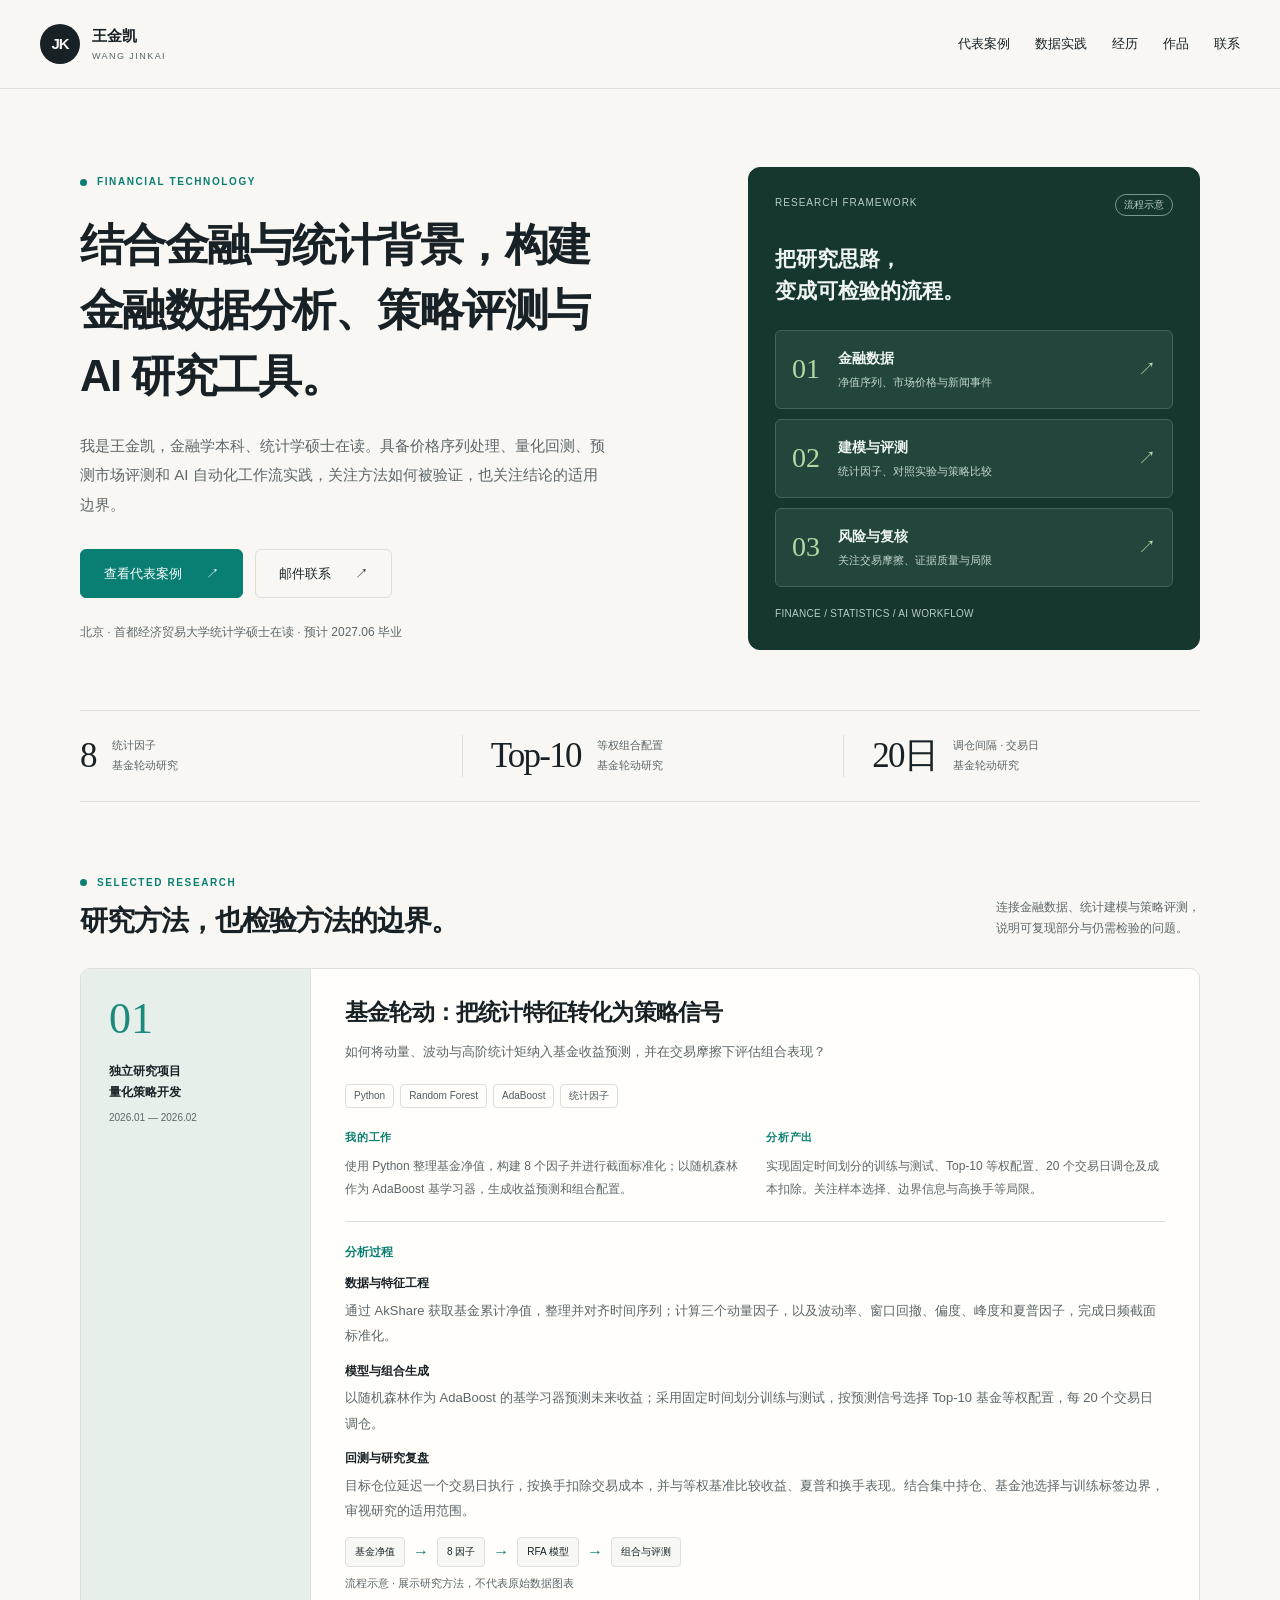
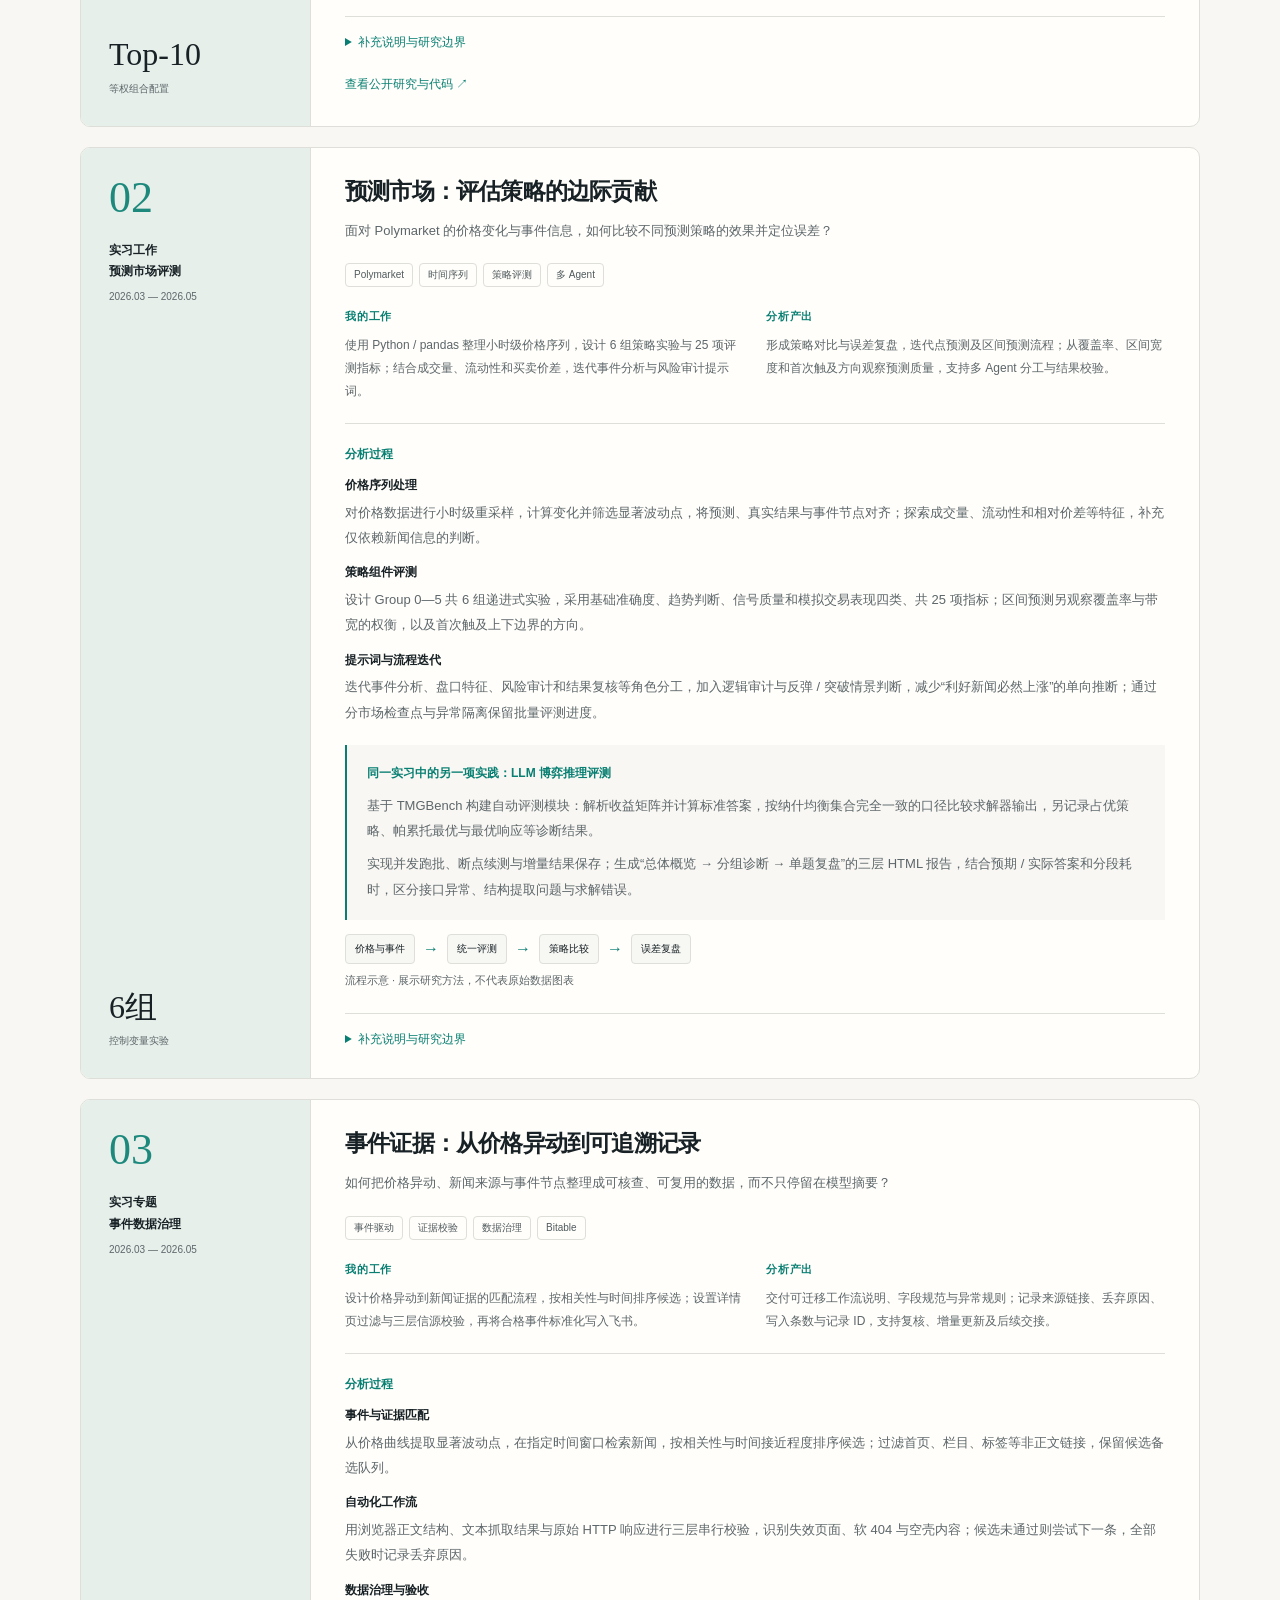
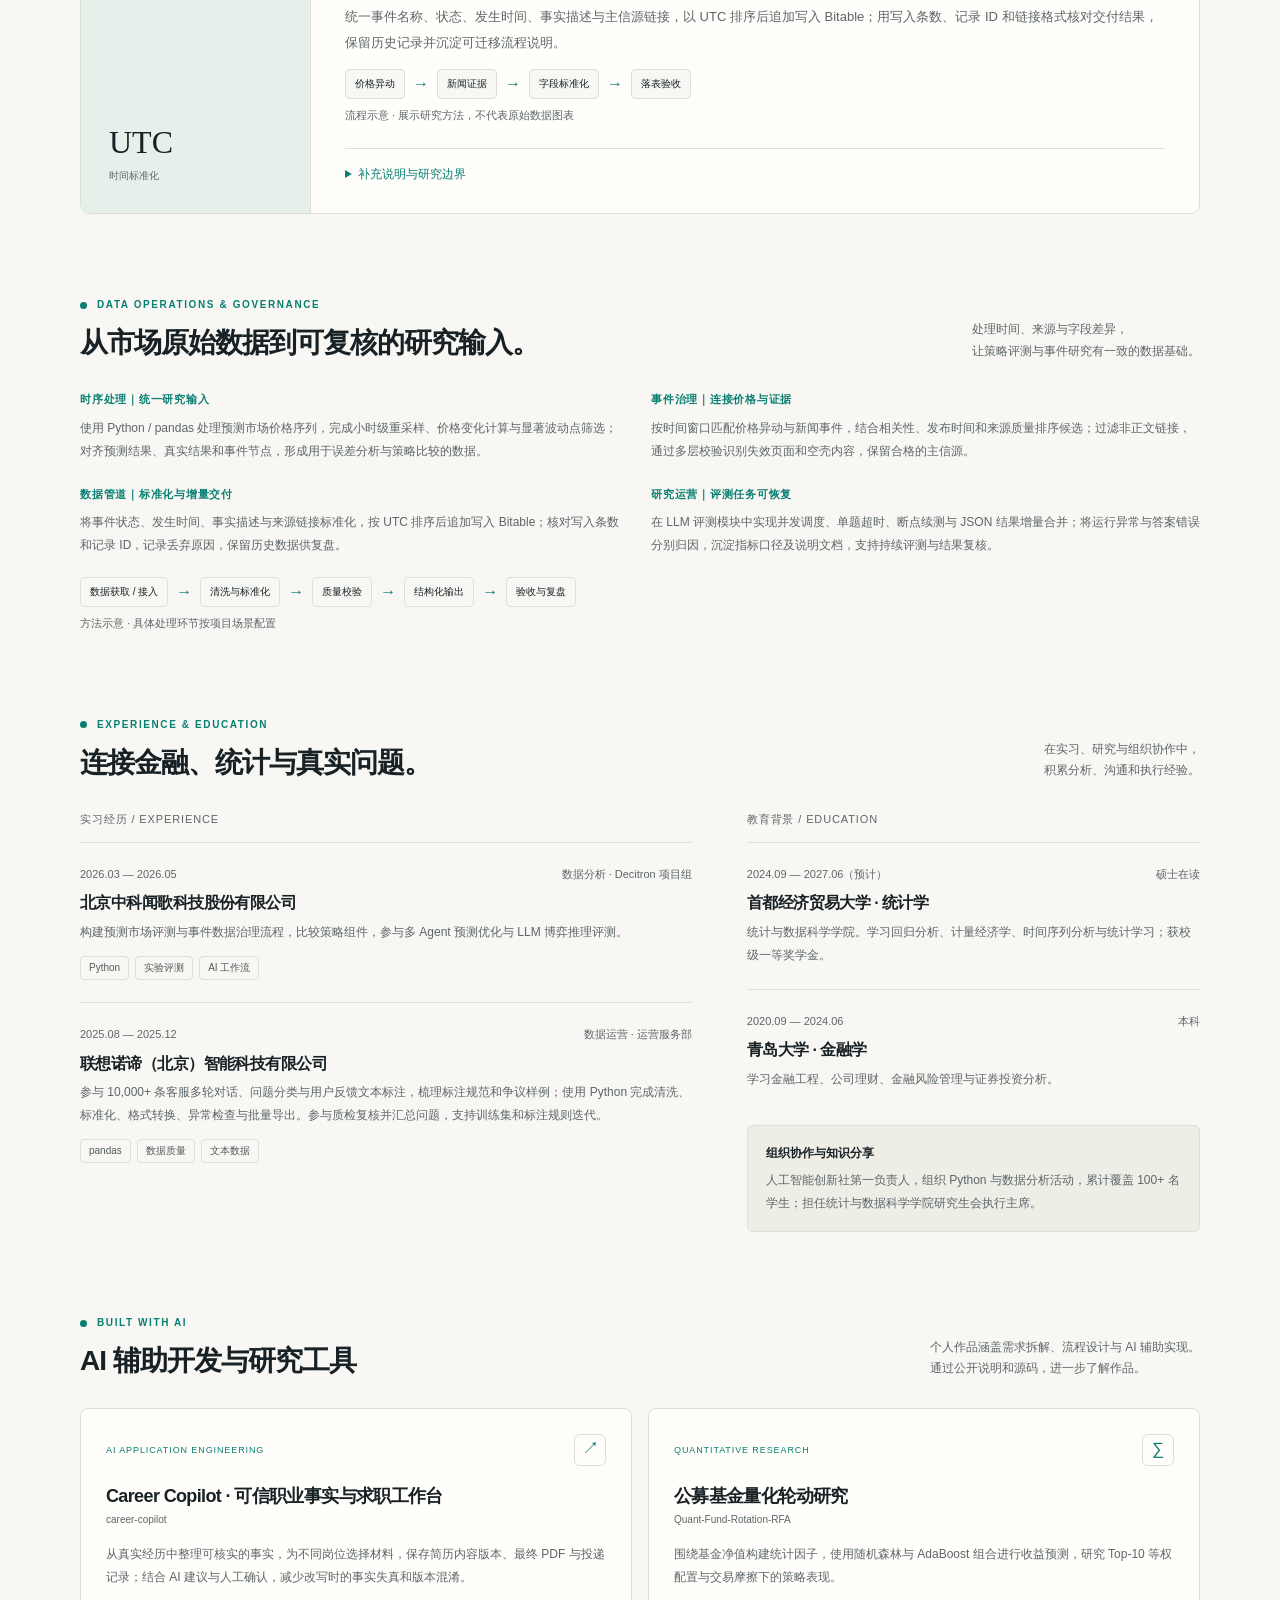
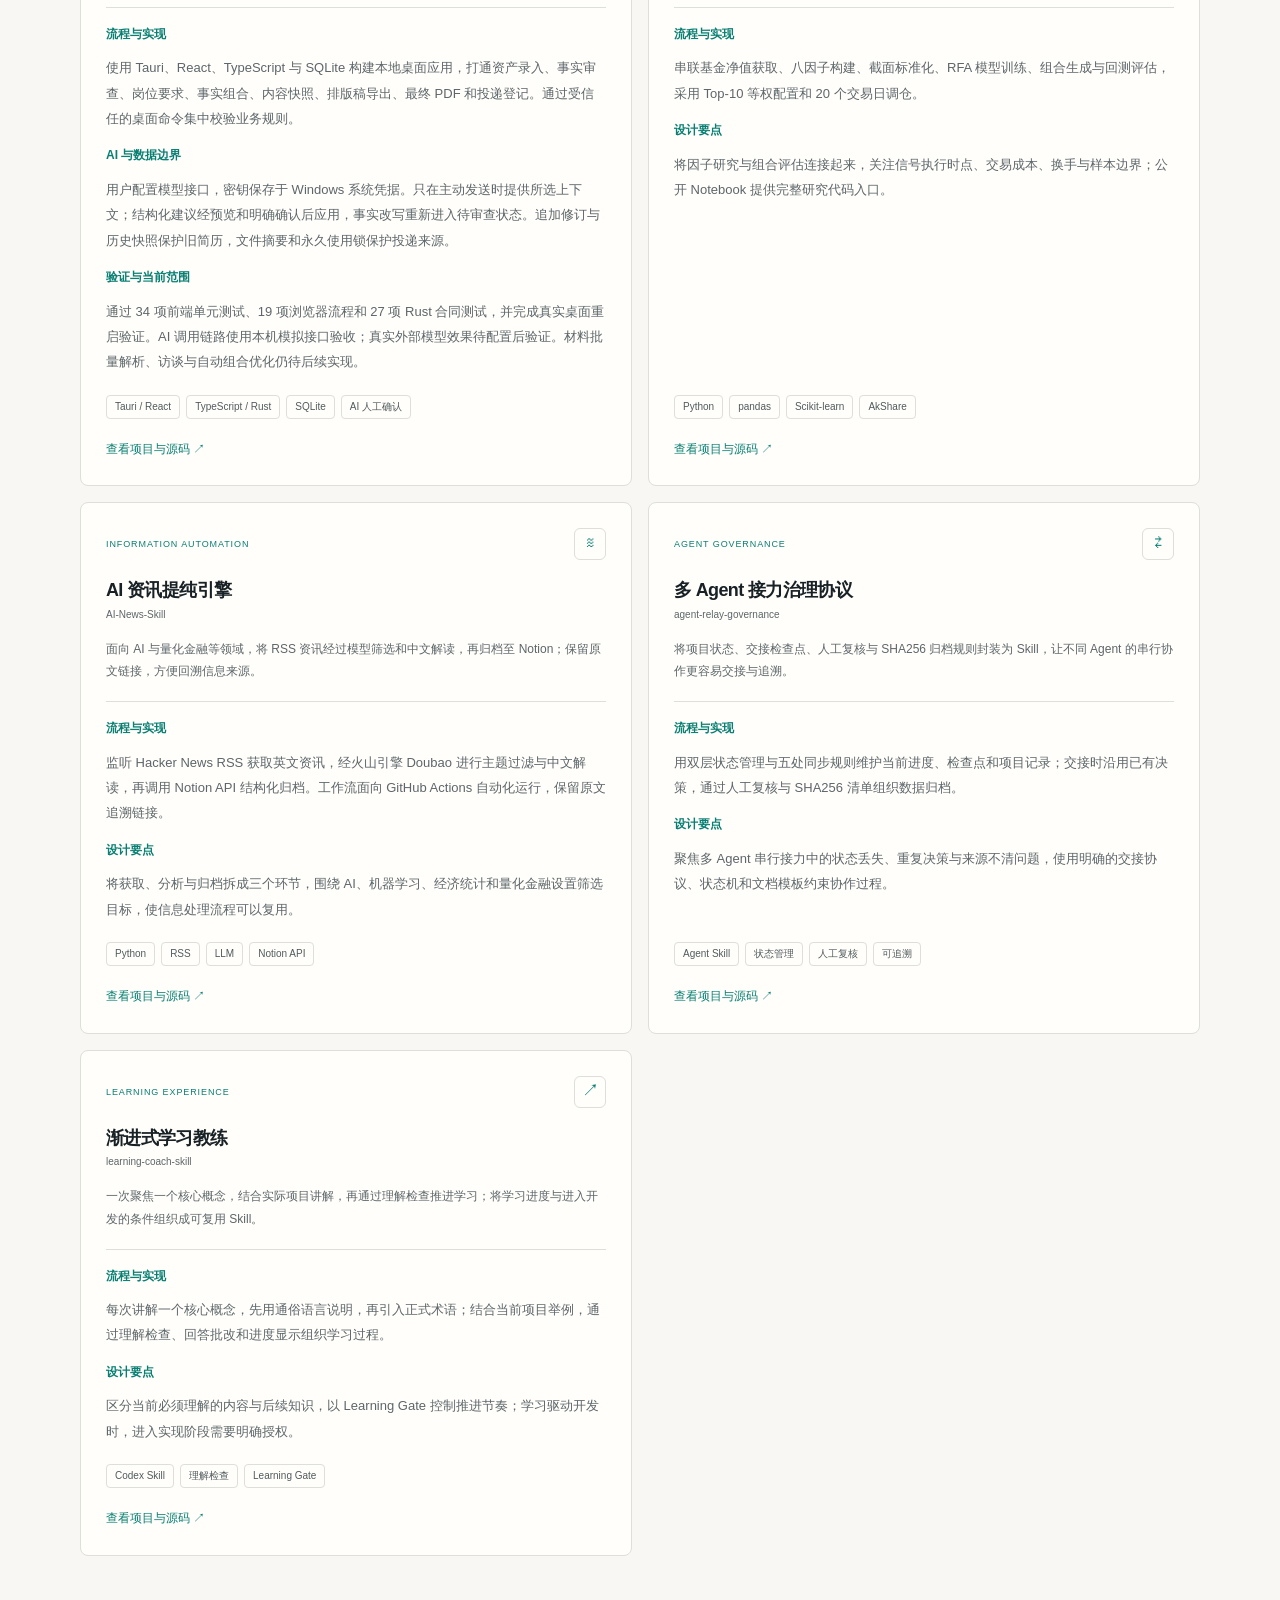
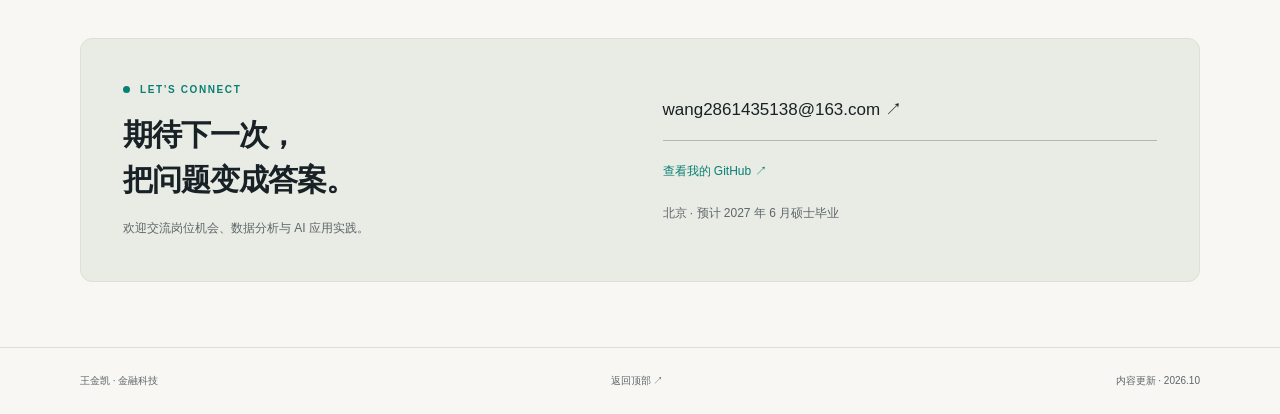
<file: GitHub-Pages发布包/fintech/index.html>
<!doctype html>
<html lang="zh-CN">
<head>
<meta charset="utf-8">
<meta name="viewport" content="width=device-width, initial-scale=1">
<meta name="description" content="王金凯的金融科技主页：金融与统计背景、基金轮动研究、预测市场评测、事件数据治理和 AI 研究工具。">
<meta name="theme-color" content="#F8F7F3">
<title>王金凯 | 金融科技与量化研究</title>
<link rel="stylesheet" href="../assets/css/styles.css">
</head>
<body class="fintech">
<a class="skip-link" href="#main">跳到正文</a>
<header class="site-header">
<div class="header-inner">
<a class="brand" href="#main" aria-label="王金凯，金融科技主页">
<span class="brand-mark" aria-hidden="true">JK</span>
<span>王金凯<span class="brand-en">WANG JINKAI</span>
</span>
</a>
<nav class="section-nav" aria-label="页内导航">
<a href="#cases">代表案例</a>
<a href="#data-practice">数据实践</a>
<a href="#experience">经历</a>
<a href="#works">作品</a>
<a href="#contact">联系</a>
</nav>
</div>
</header>
<main class="page-shell" id="main">
<section class="hero" aria-labelledby="page-title">
<div>
<p class="eyebrow">FINANCIAL TECHNOLOGY</p>
<h1 id="page-title">结合<span class="phrase">金融与统计</span>背景，构建<span class="phrase">金融数据分析</span>、<span class="phrase">策略评测</span>与 <span class="phrase">AI 研究工具</span>。</h1>
<p class="hero-intro">我是王金凯，金融学本科、统计学硕士在读。具备价格序列处理、量化回测、预测市场评测和 AI 自动化工作流实践，关注方法如何被验证，也关注结论的适用边界。</p>
<div class="hero-actions">
<a class="button primary" href="#cases">查看代表案例 <span aria-hidden="true">↗</span>
</a>
<a class="button" href="mailto:wang2861435138@163.com">邮件联系 <span aria-hidden="true">↗</span>
</a>
</div>
<p class="hero-meta">北京 · 首都经济贸易大学统计学硕士在读 · 预计 2027.06 毕业</p>
</div>
<aside class="hero-board" aria-label="分析方法流程示意">
<div class="board-top">
<span>RESEARCH FRAMEWORK</span>
<span>流程示意</span>
</div>
<p class="board-title">把研究思路，<br>变成可检验的流程。</p>
<div class="flow-row">
<span class="flow-number" aria-hidden="true">01</span>
<div>
<strong>金融数据</strong>
<p>净值序列、市场价格与新闻事件</p>
</div>
<span class="flow-arrow" aria-hidden="true">↗</span>
</div>
<div class="flow-row">
<span class="flow-number" aria-hidden="true">02</span>
<div>
<strong>建模与评测</strong>
<p>统计因子、对照实验与策略比较</p>
</div>
<span class="flow-arrow" aria-hidden="true">↗</span>
</div>
<div class="flow-row">
<span class="flow-number" aria-hidden="true">03</span>
<div>
<strong>风险与复核</strong>
<p>关注交易摩擦、证据质量与局限</p>
</div>
<span class="flow-arrow" aria-hidden="true">↗</span>
</div>
<p class="board-caption">FINANCE / STATISTICS / AI WORKFLOW</p>
</aside>
</section>
<div class="proof-strip" aria-label="代表案例概览">
<div class="proof-item">
<b>8</b>
<span>统计因子<br>基金轮动研究</span>
</div>
<div class="proof-item">
<b>Top-10</b>
<span>等权组合配置<br>基金轮动研究</span>
</div>
<div class="proof-item">
<b>20日</b>
<span>调仓间隔 · 交易日<br>基金轮动研究</span>
</div>
</div>
<section class="cases" id="cases">
<div class="section-heading">
<div>
<p class="eyebrow">SELECTED RESEARCH</p>
<h2>研究方法，也检验方法的边界。</h2>
</div>
<p>连接金融数据、统计建模与策略评测，<br>说明可复现部分与仍需检验的问题。</p>
</div>
<article class="case-card">
<div class="case-side">
<span class="case-index" aria-hidden="true">01</span>
<div>
<p class="case-type">独立研究项目<br>量化策略开发</p>
<p class="case-date">2026.01 — 2026.02</p>
</div>
<p class="metric">Top-10</p>
<p class="metric-label">等权组合配置</p>
</div>
<div class="case-body">
<h3>基金轮动：把统计特征转化为策略信号</h3>
<p class="case-lead">如何将动量、波动与高阶统计矩纳入基金收益预测，并在交易摩擦下评估组合表现？</p>
<ul class="tag-list">
<li>Python</li>
<li>Random Forest</li>
<li>AdaBoost</li>
<li>统计因子</li>
</ul>
<div class="case-grid">
<div>
<h4>我的工作</h4>
<p>使用 Python 整理基金净值，构建 8 个因子并进行截面标准化；以随机森林作为 AdaBoost 基学习器，生成收益预测和组合配置。</p>
</div>
<div>
<h4>分析产出</h4>
<p>实现固定时间划分的训练与测试、Top-10 等权配置、20 个交易日调仓及成本扣除。关注样本选择、边界信息与高换手等局限。</p>
</div>
</div>
<div class="case-analysis">
<h4>分析过程</h4>
<ol>
<li><strong>数据与特征工程</strong><p>通过 AkShare 获取基金累计净值，整理并对齐时间序列；计算三个动量因子，以及波动率、窗口回撤、偏度、峰度和夏普因子，完成日频截面标准化。</p></li>
<li><strong>模型与组合生成</strong><p>以随机森林作为 AdaBoost 的基学习器预测未来收益；采用固定时间划分训练与测试，按预测信号选择 Top-10 基金等权配置，每 20 个交易日调仓。</p></li>
<li><strong>回测与研究复盘</strong><p>目标仓位延迟一个交易日执行，按换手扣除交易成本，并与等权基准比较收益、夏普和换手表现。结合集中持仓、基金池选择与训练标签边界，审视研究的适用范围。</p></li>
</ol>
</div>
<div class="pipeline" aria-label="方法流程">
<span>基金净值</span>
<i aria-hidden="true">→</i>
<span>8 因子</span>
<i aria-hidden="true">→</i>
<span>RFA 模型</span>
<i aria-hidden="true">→</i>
<span>组合与评测</span>
</div>
<p class="small-note">流程示意 · 展示研究方法，不代表原始数据图表</p>
<details>
<summary>补充说明与研究边界</summary>
<div class="detail-content">
<p>公开 Notebook 包含三个动量因子、波动率、窗口回撤、偏度、峰度与夏普因子，以 2024-01-01 划分训练 / 测试，并将目标仓位延迟一个交易日执行。</p>
<p>训练标签使用未来 20 日收益；时间边界的标签隔离、基金池的历史一致性与更完整的交易成本假设仍值得进一步检验。此处展示研究代码与方法，不展示未经复核的绩效数字，也不作为实盘记录。</p>
</div>
</details>
<a class="text-link" href="https://github.com/JKW-NB/Quant-Fund-Rotation-RFA" target="_blank" rel="noopener noreferrer">查看公开研究与代码<span aria-hidden="true"> ↗</span>
<span class="sr-only">（新窗口打开）</span>
</a>
</div>
</article>
<article class="case-card">
<div class="case-side">
<span class="case-index" aria-hidden="true">02</span>
<div>
<p class="case-type">实习工作<br>预测市场评测</p>
<p class="case-date">2026.03 — 2026.05</p>
</div>
<p class="metric">6组</p>
<p class="metric-label">控制变量实验</p>
</div>
<div class="case-body">
<h3>预测市场：评估策略的边际贡献</h3>
<p class="case-lead">面对 Polymarket 的价格变化与事件信息，如何比较不同预测策略的效果并定位误差？</p>
<ul class="tag-list">
<li>Polymarket</li>
<li>时间序列</li>
<li>策略评测</li>
<li>多 Agent</li>
</ul>
<div class="case-grid">
<div>
<h4>我的工作</h4>
<p>使用 Python / pandas 整理小时级价格序列，设计 6 组策略实验与 25 项评测指标；结合成交量、流动性和买卖价差，迭代事件分析与风险审计提示词。</p>
</div>
<div>
<h4>分析产出</h4>
<p>形成策略对比与误差复盘，迭代点预测及区间预测流程；从覆盖率、区间宽度和首次触及方向观察预测质量，支持多 Agent 分工与结果校验。</p>
</div>
</div>
<div class="case-analysis">
<h4>分析过程</h4>
<ol>
<li><strong>价格序列处理</strong><p>对价格数据进行小时级重采样，计算变化并筛选显著波动点，将预测、真实结果与事件节点对齐；探索成交量、流动性和相对价差等特征，补充仅依赖新闻信息的判断。</p></li>
<li><strong>策略组件评测</strong><p>设计 Group 0—5 共 6 组递进式实验，采用基础准确度、趋势判断、信号质量和模拟交易表现四类、共 25 项指标；区间预测另观察覆盖率与带宽的权衡，以及首次触及上下边界的方向。</p></li>
<li><strong>提示词与流程迭代</strong><p>迭代事件分析、盘口特征、风险审计和结果复核等角色分工，加入逻辑审计与反弹 / 突破情景判断，减少“利好新闻必然上涨”的单向推断；通过分市场检查点与异常隔离保留批量评测进度。</p></li>
</ol>
</div>
<div class="case-extension">
<h4>同一实习中的另一项实践：LLM 博弈推理评测</h4>
<p>基于 <a href="https://arxiv.org/abs/2410.10479" target="_blank" rel="noopener noreferrer">TMGBench<span class="sr-only">（论文，新窗口打开）</span></a> 构建自动评测模块：解析收益矩阵并计算标准答案，按纳什均衡集合完全一致的口径比较求解器输出，另记录占优策略、帕累托最优与最优响应等诊断结果。</p>
<p>实现并发跑批、断点续测与增量结果保存；生成“总体概览 → 分组诊断 → 单题复盘”的三层 HTML 报告，结合预期 / 实际答案和分段耗时，区分接口异常、结构提取问题与求解错误。</p>
</div>
<div class="pipeline" aria-label="方法流程">
<span>价格与事件</span>
<i aria-hidden="true">→</i>
<span>统一评测</span>
<i aria-hidden="true">→</i>
<span>策略比较</span>
<i aria-hidden="true">→</i>
<span>误差复盘</span>
</div>
<p class="small-note">流程示意 · 展示研究方法，不代表原始数据图表</p>
<details>
<summary>补充说明与研究边界</summary>
<div class="detail-content">
<p>点预测与区间预测采用不同的评测口径；模拟交易指标用于研究比较，尚不能代表真实交易表现。对照实验用于诊断组件变化，不直接证明对未来市场的泛化效果。</p>
<p>约 10%为简历所述核心预测指标的相对改善，不转换为准确率的百分点提升。实习工作同时涉及基于 TMGBench 的 LLM 博弈推理评测。</p>
</div>
</details>
</div>
</article>
<article class="case-card">
<div class="case-side">
<span class="case-index" aria-hidden="true">03</span>
<div>
<p class="case-type">实习专题<br>事件数据治理</p>
<p class="case-date">2026.03 — 2026.05</p>
</div>
<p class="metric">UTC</p>
<p class="metric-label">时间标准化</p>
</div>
<div class="case-body">
<h3>事件证据：从价格异动到可追溯记录</h3>
<p class="case-lead">如何把价格异动、新闻来源与事件节点整理成可核查、可复用的数据，而不只停留在模型摘要？</p>
<ul class="tag-list">
<li>事件驱动</li>
<li>证据校验</li>
<li>数据治理</li>
<li>Bitable</li>
</ul>
<div class="case-grid">
<div>
<h4>我的工作</h4>
<p>设计价格异动到新闻证据的匹配流程，按相关性与时间排序候选；设置详情页过滤与三层信源校验，再将合格事件标准化写入飞书。</p>
</div>
<div>
<h4>分析产出</h4>
<p>交付可迁移工作流说明、字段规范与异常规则；记录来源链接、丢弃原因、写入条数与记录 ID，支持复核、增量更新及后续交接。</p>
</div>
</div>
<div class="case-analysis">
<h4>分析过程</h4>
<ol>
<li><strong>事件与证据匹配</strong><p>从价格曲线提取显著波动点，在指定时间窗口检索新闻，按相关性与时间接近程度排序候选；过滤首页、栏目、标签等非正文链接，保留候选备选队列。</p></li>
<li><strong>自动化工作流</strong><p>用浏览器正文结构、文本抓取结果与原始 HTTP 响应进行三层串行校验，识别失效页面、软 404 与空壳内容；候选未通过则尝试下一条，全部失败时记录丢弃原因。</p></li>
<li><strong>数据治理与验收</strong><p>统一事件名称、状态、发生时间、事实描述与主信源链接，以 UTC 排序后追加写入 Bitable；用写入条数、记录 ID 和链接格式核对交付结果，保留历史记录并沉淀可迁移流程说明。</p></li>
</ol>
</div>
<div class="pipeline" aria-label="方法流程">
<span>价格异动</span>
<i aria-hidden="true">→</i>
<span>新闻证据</span>
<i aria-hidden="true">→</i>
<span>字段标准化</span>
<i aria-hidden="true">→</i>
<span>落表验收</span>
</div>
<p class="small-note">流程示意 · 展示研究方法，不代表原始数据图表</p>
<details>
<summary>补充说明与研究边界</summary>
<div class="detail-content">
<p>使用 OpenClaw、DeerFlow 与 Claude Code 辅助搭建 Skill，将事件识别与证据处理串成自动化工作流，重点关注信源、时间与字段口径。</p>
<p>这是同一实习中的治理专题。公开作品区另列个人开源工具，不将内部工作流或业务数据标为可公开演示。</p>
</div>
</details>
</div>
</article>
</section>
<section class="experience-section" id="data-practice" aria-labelledby="data-title"><div class="section-heading"><div><p class="eyebrow">DATA OPERATIONS & GOVERNANCE</p><h2 id="data-title">从市场原始数据到可复核的研究输入。</h2></div><p>处理时间、来源与字段差异，<br>让策略评测与事件研究有一致的数据基础。</p></div><div class="case-grid"><div><h4>时序处理｜统一研究输入</h4><p>使用 Python / pandas 处理预测市场价格序列，完成小时级重采样、价格变化计算与显著波动点筛选；对齐预测结果、真实结果和事件节点，形成用于误差分析与策略比较的数据。</p></div><div><h4>事件治理｜连接价格与证据</h4><p>按时间窗口匹配价格异动与新闻事件，结合相关性、发布时间和来源质量排序候选；过滤非正文链接，通过多层校验识别失效页面和空壳内容，保留合格的主信源。</p></div><div><h4>数据管道｜标准化与增量交付</h4><p>将事件状态、发生时间、事实描述与来源链接标准化，按 UTC 排序后追加写入 Bitable；核对写入条数和记录 ID，记录丢弃原因，保留历史数据供复盘。</p></div><div><h4>研究运营｜评测任务可恢复</h4><p>在 LLM 评测模块中实现并发调度、单题超时、断点续测与 JSON 结果增量合并；将运行异常与答案错误分别归因，沉淀指标口径及说明文档，支持持续评测与结果复核。</p></div></div><div class="pipeline" aria-label="数据处理方法示意"><span>数据获取 / 接入</span><i aria-hidden="true">→</i><span>清洗与标准化</span><i aria-hidden="true">→</i><span>质量校验</span><i aria-hidden="true">→</i><span>结构化输出</span><i aria-hidden="true">→</i><span>验收与复盘</span></div><p class="small-note">方法示意 · 具体处理环节按项目场景配置</p></section>
<section class="experience-section" id="experience">
<div class="section-heading">
<div>
<p class="eyebrow">EXPERIENCE & EDUCATION</p>
<h2>连接金融、统计与真实问题。</h2>
</div>
<p>在实习、研究与组织协作中，<br>积累分析、沟通和执行经验。</p>
</div>
<div class="experience-layout">
<div>
<p class="timeline-label">实习经历 / EXPERIENCE</p>
<article class="timeline-item">
<div class="item-meta">
<span>2026.03 — 2026.05</span>
<span>数据分析 · Decitron 项目组</span>
</div>
<h3>北京中科闻歌科技股份有限公司</h3>
<p>构建预测市场评测与事件数据治理流程，比较策略组件，参与多 Agent 预测优化与 LLM 博弈推理评测。</p>
<ul class="tag-list">
<li>Python</li>
<li>实验评测</li>
<li>AI 工作流</li>
</ul>
</article>
<article class="timeline-item">
<div class="item-meta">
<span>2025.08 — 2025.12</span>
<span>数据运营 · 运营服务部</span>
</div>
<h3>联想诺谛（北京）智能科技有限公司</h3>
<p>参与 10,000+ 条客服多轮对话、问题分类与用户反馈文本标注，梳理标注规范和争议样例；使用 Python 完成清洗、标准化、格式转换、异常检查与批量导出。参与质检复核并汇总问题，支持训练集和标注规则迭代。</p>
<ul class="tag-list">
<li>pandas</li>
<li>数据质量</li>
<li>文本数据</li>
</ul>
</article>
</div>
<div>
<p class="timeline-label">教育背景 / EDUCATION</p>
<article class="timeline-item">
<div class="item-meta">
<span>2024.09 — 2027.06（预计）</span>
<span>硕士在读</span>
</div>
<h3>首都经济贸易大学 · 统计学</h3>
<p>统计与数据科学学院。学习回归分析、计量经济学、时间序列分析与统计学习；获校级一等奖学金。</p>
</article>
<article class="timeline-item">
<div class="item-meta">
<span>2020.09 — 2024.06</span>
<span>本科</span>
</div>
<h3>青岛大学 · 金融学</h3>
<p>学习金融工程、公司理财、金融风险管理与证券投资分析。</p>
</article>
<div class="community-note">
<strong>组织协作与知识分享</strong>人工智能创新社第一负责人，组织 Python 与数据分析活动，累计覆盖 100+ 名学生；担任统计与数据科学学院研究生会执行主席。</div>
</div>
</div>
</section>
<section class="works-section" id="works">
<div class="section-heading">
<div>
<p class="eyebrow">BUILT WITH AI</p>
<h2>AI 辅助开发与研究工具</h2>
</div>
<p>个人作品涵盖需求拆解、流程设计与 AI 辅助实现。<br>通过公开说明和源码，进一步了解作品。</p>
</div>
<div class="works-grid">
<article class="work-card" data-project="career-copilot">
<div class="work-top">
<span class="work-category">AI APPLICATION ENGINEERING</span>
<span class="work-symbol" aria-hidden="true">↗</span>
</div>
<h3>Career Copilot · 可信职业事实与求职工作台</h3>
<p class="repo-name">career-copilot</p>
<p class="work-description">从真实经历中整理可核实的事实，为不同岗位选择材料，保存简历内容版本、最终 PDF 与投递记录；结合 AI 建议与人工确认，减少改写时的事实失真和版本混淆。</p>
<div class="work-detail">
<h4>流程与实现</h4><p>使用 Tauri、React、TypeScript 与 SQLite 构建本地桌面应用，打通资产录入、事实审查、岗位要求、事实组合、内容快照、排版稿导出、最终 PDF 和投递登记。通过受信任的桌面命令集中校验业务规则。</p>
<h4>AI 与数据边界</h4><p>用户配置模型接口，密钥保存于 Windows 系统凭据。只在主动发送时提供所选上下文；结构化建议经预览和明确确认后应用，事实改写重新进入待审查状态。追加修订与历史快照保护旧简历，文件摘要和永久使用锁保护投递来源。</p>
<h4>验证与当前范围</h4><p>通过 34 项前端单元测试、19 项浏览器流程和 27 项 Rust 合同测试，并完成真实桌面重启验证。AI 调用链路使用本机模拟接口验收；真实外部模型效果待配置后验证。材料批量解析、访谈与自动组合优化仍待后续实现。</p>
</div>
<ul class="tag-list"><li>Tauri / React</li><li>TypeScript / Rust</li><li>SQLite</li><li>AI 人工确认</li></ul>
<a class="text-link" href="https://github.com/JKW-NB/career-copilot" target="_blank" rel="noopener noreferrer">查看项目与源码<span aria-hidden="true"> ↗</span><span class="sr-only">（新窗口打开）</span></a>
</article>

<article class="work-card">
<div class="work-top">
<span class="work-category">QUANTITATIVE RESEARCH</span>
<span class="work-symbol" aria-hidden="true">∑</span>
</div>
<h3>公募基金量化轮动研究</h3>
<p class="repo-name">Quant-Fund-Rotation-RFA</p>
<p class="work-description">围绕基金净值构建统计因子，使用随机森林与 AdaBoost 组合进行收益预测，研究 Top-10 等权配置与交易摩擦下的策略表现。</p>
<div class="work-detail">
<h4>流程与实现</h4><p>串联基金净值获取、八因子构建、截面标准化、RFA 模型训练、组合生成与回测评估，采用 Top-10 等权配置和 20 个交易日调仓。</p>
<h4>设计要点</h4><p>将因子研究与组合评估连接起来，关注信号执行时点、交易成本、换手与样本边界；公开 Notebook 提供完整研究代码入口。</p>
</div>
<ul class="tag-list">
<li>Python</li>
<li>pandas</li>
<li>Scikit-learn</li>
<li>AkShare</li>
</ul>
<a class="text-link" href="https://github.com/JKW-NB/Quant-Fund-Rotation-RFA" target="_blank" rel="noopener noreferrer">查看项目与源码<span aria-hidden="true"> ↗</span>
<span class="sr-only">（新窗口打开）</span>
</a>
</article>
<article class="work-card">
<div class="work-top">
<span class="work-category">INFORMATION AUTOMATION</span>
<span class="work-symbol" aria-hidden="true">≋</span>
</div>
<h3>AI 资讯提纯引擎</h3>
<p class="repo-name">AI-News-Skill</p>
<p class="work-description">面向 AI 与量化金融等领域，将 RSS 资讯经过模型筛选和中文解读，再归档至 Notion；保留原文链接，方便回溯信息来源。</p>
<div class="work-detail">
<h4>流程与实现</h4><p>监听 Hacker News RSS 获取英文资讯，经火山引擎 Doubao 进行主题过滤与中文解读，再调用 Notion API 结构化归档。工作流面向 GitHub Actions 自动化运行，保留原文追溯链接。</p>
<h4>设计要点</h4><p>将获取、分析与归档拆成三个环节，围绕 AI、机器学习、经济统计和量化金融设置筛选目标，使信息处理流程可以复用。</p>
</div>
<ul class="tag-list">
<li>Python</li>
<li>RSS</li>
<li>LLM</li>
<li>Notion API</li>
</ul>
<a class="text-link" href="https://github.com/JKW-NB/AI-News-Skill" target="_blank" rel="noopener noreferrer">查看项目与源码<span aria-hidden="true"> ↗</span>
<span class="sr-only">（新窗口打开）</span>
</a>
</article>
<article class="work-card">
<div class="work-top">
<span class="work-category">AGENT GOVERNANCE</span>
<span class="work-symbol" aria-hidden="true">⇄</span>
</div>
<h3>多 Agent 接力治理协议</h3>
<p class="repo-name">agent-relay-governance</p>
<p class="work-description">将项目状态、交接检查点、人工复核与 SHA256 归档规则封装为 Skill，让不同 Agent 的串行协作更容易交接与追溯。</p>
<div class="work-detail">
<h4>流程与实现</h4><p>用双层状态管理与五处同步规则维护当前进度、检查点和项目记录；交接时沿用已有决策，通过人工复核与 SHA256 清单组织数据归档。</p>
<h4>设计要点</h4><p>聚焦多 Agent 串行接力中的状态丢失、重复决策与来源不清问题，使用明确的交接协议、状态机和文档模板约束协作过程。</p>
</div>
<ul class="tag-list">
<li>Agent Skill</li>
<li>状态管理</li>
<li>人工复核</li>
<li>可追溯</li>
</ul>
<a class="text-link" href="https://github.com/JKW-NB/agent-relay-governance" target="_blank" rel="noopener noreferrer">查看项目与源码<span aria-hidden="true"> ↗</span>
<span class="sr-only">（新窗口打开）</span>
</a>
</article>
<article class="work-card">
<div class="work-top">
<span class="work-category">LEARNING EXPERIENCE</span>
<span class="work-symbol" aria-hidden="true">↗</span>
</div>
<h3>渐进式学习教练</h3>
<p class="repo-name">learning-coach-skill</p>
<p class="work-description">一次聚焦一个核心概念，结合实际项目讲解，再通过理解检查推进学习；将学习进度与进入开发的条件组织成可复用 Skill。</p>
<div class="work-detail">
<h4>流程与实现</h4><p>每次讲解一个核心概念，先用通俗语言说明，再引入正式术语；结合当前项目举例，通过理解检查、回答批改和进度显示组织学习过程。</p>
<h4>设计要点</h4><p>区分当前必须理解的内容与后续知识，以 Learning Gate 控制推进节奏；学习驱动开发时，进入实现阶段需要明确授权。</p>
</div>
<ul class="tag-list">
<li>Codex Skill</li>
<li>理解检查</li>
<li>Learning Gate</li>
</ul>
<a class="text-link" href="https://github.com/JKW-NB/learning-coach-skill" target="_blank" rel="noopener noreferrer">查看项目与源码<span aria-hidden="true"> ↗</span>
<span class="sr-only">（新窗口打开）</span>
</a>
</article>
</div>
</section>
<section class="contact-card" id="contact" aria-labelledby="contact-title">
<div>
<p class="eyebrow">LET’S CONNECT</p>
<h2 id="contact-title">期待下一次，<br>把问题变成答案。</h2>
<p>欢迎交流岗位机会、数据分析与 AI 应用实践。</p>
</div>
<div class="contact-actions">
<a class="email-link" href="mailto:wang2861435138@163.com">wang2861435138@163.com<span aria-hidden="true"> ↗</span>
</a>
<a class="text-link" href="https://github.com/JKW-NB" target="_blank" rel="noopener noreferrer">查看我的 GitHub<span aria-hidden="true"> ↗</span>
<span class="sr-only">（新窗口打开）</span>
</a>
<p class="small-note">北京 · 预计 2027 年 6 月硕士毕业</p>
</div>
</section>
</main>
<footer class="site-footer">
<div class="page-shell footer-inner">
<span>王金凯 · 金融科技</span>
<a href="#main">返回顶部 <span aria-hidden="true">↗</span>
</a>
<span>内容更新 · 2026.10</span>
</div>
</footer>
</body>
</html>
</file>
<file: assets/css/styles.css>
*{
  box-sizing:border-box}
html{
  scroll-behavior:smooth;
  scroll-padding-top:110px}
body{
  --background:#F8F7F3;
  --surface:#fffefa;
  --text:#182125;
  --muted:#5d666a;
  --accent:#245AA8;
  --border:#dddfd8;
  margin:0;
  background:var(--background);
  color:var(--text);
  font-family:Inter,"Segoe UI","PingFang SC","Microsoft YaHei",sans-serif;
  font-size:16px;
  line-height:1.8;
  -webkit-font-smoothing:antialiased}
body.fintech{
  --accent:#087F72}
body.analytics{
  --accent:#1E4E8C}
body.ai-product{
  --accent:#5B3FD9}
body.home{
  --accent:#245AA8}
a{
  color:inherit;
  text-decoration:none}
button,a,summary{
  -webkit-tap-highlight-color:transparent}
a:focus-visible,summary:focus-visible{
  outline:3px solid var(--accent);
  outline-offset:5px;
  border-radius:4px}
a:hover{
  color:var(--accent)}
h1,h2,h3,h4,p{
  margin:0}
h1,h2,h3{
  line-height:1.35;
  font-weight:650;
  letter-spacing:-.035em}
ul{
  padding:0;
  margin:0;
  list-style:none}
.page-shell{
  max-width:1120px;
  width:calc(100% - 80px);
  margin:auto}
.site-header{
  background:rgba(248,247,243,.97);
  border-bottom:1px solid var(--border);
  position:sticky;
  top:0;
  z-index:10}
.header-inner{
  max-width:1280px;
  margin:auto;
  min-height:88px;
  padding:16px 40px;
  display:flex;
  align-items:center;
  gap:32px;
  justify-content:space-between}
.brand{
  display:flex;
  gap:12px;
  align-items:center;
  flex-shrink:0;
  font-size:15px;
  font-weight:650;
  line-height:1.5}
.brand-mark{
  background:var(--text);
  color:var(--background);
  width:40px;
  height:40px;
  display:grid;
  place-items:center;
  font-size:15px;
  letter-spacing:-1px;
  border-radius:50%}
.brand-en{
  display:block;
  font-size:9px;
  letter-spacing:.16em;
  color:var(--muted);
  font-weight:500;
  margin-top:3px}
.section-nav,.track-nav{
  display:flex;
  align-items:center;
  gap:25px;
  font-size:13px}
.track-nav{
  gap:3px;
  border:1px solid var(--border);
  padding:4px;
  border-radius:24px}
.track-nav a{
  padding:6px 13px;
  border-radius:20px;
  white-space:nowrap}
.track-nav a[aria-current]{
  background:var(--text);
  color:white}
.skip-link{
  position:fixed;
  left:20px;
  top:-120px;
  background:white;
  padding:12px 18px;
  z-index:100}
.skip-link:focus{
  top:10px}
.eyebrow{
  font-size:10px;
  font-weight:600;
  letter-spacing:.16em;
  text-transform:uppercase;
  color:var(--accent);
  display:flex;
  gap:10px;
  align-items:center}
.eyebrow::before{
  content:"";
  width:7px;
  height:7px;
  background:var(--accent);
  border-radius:50%;
  flex-shrink:0}
.hero{
  padding:78px 0 60px;
  display:grid;
  grid-template-columns:1.35fr 1fr;
  align-items:center;
  gap:58px}
.hero h1{
  font-size:clamp(32px,3.4vw,48px);
  margin:22px 0;
  line-height:1.5}
.hero-intro{
  color:var(--muted);
  max-width:530px;
  font-size:15px;
  line-height:1.95}
.hero-meta{
  font-size:12px;
  color:var(--muted);
  padding-top:24px}
.hero-actions{
  display:flex;
  flex-wrap:wrap;
  gap:12px;
  margin-top:30px}
.button{
  display:inline-flex;
  align-items:center;
  justify-content:space-between;
  gap:24px;
  padding:12px 23px;
  border:1px solid var(--border);
  font-size:13px;
  min-height:48px;
  border-radius:6px}
.button.primary{
  background:var(--accent);
  border-color:var(--accent);
  color:white}
.button:hover{
  transform:translateY(-2px);
  transition:transform .15s}
.hero-board{
  background:#eeeee7;
  border:1px solid #e0e2d9;
  border-radius:12px;
  padding:26px;
  position:relative;
  min-width:0}
.board-top{
  display:flex;
  justify-content:space-between;
  gap:10px;
  font-size:10px;
  letter-spacing:.1em;
  color:var(--muted);
  margin-bottom:27px}
.board-top span:last-child{
  border:1px solid #ced1c7;
  border-radius:12px;
  padding:1px 8px;
  letter-spacing:0}
.board-title{
  font-size:21px;
  font-weight:600;
  line-height:1.5;
  margin-bottom:24px}
.flow-row{
  background:var(--surface);
  border:1px solid #e1e3dc;
  display:flex;
  gap:16px;
  padding:15px 16px;
  border-radius:6px;
  align-items:center}
.flow-row+.flow-row{
  margin-top:10px}
.flow-number{
  font-family:Georgia,serif;
  font-size:28px;
  line-height:1;
  color:var(--accent);
  min-width:30px}
.flow-row strong{
  font-size:14px;
  display:block;
  font-weight:600}
.flow-row p{
  font-size:11px;
  color:var(--muted);
  margin-top:2px}
.flow-arrow{
  margin-left:auto;
  font-size:18px;
  color:var(--accent)}
.board-caption{
  font-size:10px;
  color:var(--muted);
  margin-top:18px;
  letter-spacing:.03em}
.fintech .hero-board{
  background:#163630;
  color:#eff5f1;
  border-color:#163630}
.fintech .board-top,.fintech .board-caption{
  color:#b8cdc5}
.fintech .board-top span:last-child{
  border-color:#789a8d}
.fintech .flow-row{
  background:#22463c;
  border-color:#426459}
.fintech .flow-number,.fintech .flow-arrow{
  color:#b4d8a3}
.fintech .flow-row p{
  color:#c2d6cb}
.analytics .hero-board{
  background:#15253D;
  color:#eff4fa;
  border-color:#15253D}
.analytics .board-top,.analytics .board-caption{
  color:#a8bdd6}
.analytics .board-top span:last-child{
  border-color:#587599}
.analytics .flow-row{
  background:#1F3454;
  border-color:#35517A}
.analytics .flow-number,.analytics .flow-arrow{
  color:#93C5FD}
.analytics .flow-row p{
  color:#c5d6ea}
.analytics .case-side{
  background:#E9EFF6}
.ai-product .hero-board{
  background:#1F1836;
  color:#f4f1fc;
  border-color:#1F1836}
.ai-product .board-top,.ai-product .board-caption{
  color:#bdb2db}
.ai-product .board-top span:last-child{
  border-color:#695899}
.ai-product .flow-row{
  background:#2C224A;
  border-color:#4A3B78}
.ai-product .flow-number,.ai-product .flow-arrow{
  color:#C4B5FD}
.ai-product .flow-row p{
  color:#d2c8ea}
.ai-product .case-side{
  background:#EFEBF8}
.proof-strip{
  display:grid;
  grid-template-columns:repeat(3,1fr);
  border-top:1px solid var(--border);
  border-bottom:1px solid var(--border);
  padding:24px 0;
  gap:25px;
  margin-bottom:72px}
.proof-item{
  display:flex;
  gap:16px;
  align-items:center;
  min-width:0}
.proof-item+.proof-item{
  border-left:1px solid var(--border);
  padding-left:28px}
.proof-item b{
  font-family:Georgia,serif;
  font-size:35px;
  line-height:1.2;
  white-space:nowrap;
  font-weight:400;
  letter-spacing:-.05em}
.proof-item span{
  font-size:11px;
  line-height:1.8;
  color:var(--muted)}
.section-heading{
  display:flex;
  align-items:end;
  justify-content:space-between;
  gap:25px;
  margin-bottom:28px}
.section-heading h2{
  font-size:28px;
  margin-top:10px}
.section-heading>p{
  color:var(--muted);
  font-size:12px;
  max-width:300px}
.cases{
  margin-bottom:82px}
.case-card{
  border:1px solid var(--border);
  border-radius:10px;
  background:var(--surface);
  overflow:hidden;
  margin-bottom:20px;
  display:grid;
  grid-template-columns:230px minmax(0,1fr)}
.case-side{
  padding:28px;
  background:#ecefeb;
  display:flex;
  flex-direction:column;
  gap:20px;
  border-right:1px solid var(--border)}
.fintech .case-side{
  background:#e7efea}
.case-index{
  font-family:Georgia,serif;
  font-size:44px;
  line-height:1;
  color:var(--accent);
  opacity:.9}
.case-side .case-type{
  font-size:12px;
  font-weight:600;
  line-height:1.8}
.case-side .case-date{
  font-size:10px;
  color:var(--muted);
  margin-top:5px}
.case-side .metric{
  font-family:Georgia,serif;
  font-size:32px;
  color:var(--text);
  line-height:1.3;
  margin-top:auto}
.case-side .metric-label{
  font-size:10px;
  color:var(--muted);
  margin-top:-16px}
.case-body{
  padding:28px 34px;
  min-width:0}
.case-body h3{
  font-size:23px;
  margin-bottom:12px}
.case-lead{
  font-size:13px;
  color:var(--muted);
  line-height:1.9;
  margin-bottom:20px}
.case-grid{
  display:grid;
  grid-template-columns:1fr 1fr;
  gap:22px;
  margin:20px 0}
.case-grid h4{
  font-size:11px;
  color:var(--accent);
  font-weight:600;
  letter-spacing:.07em;
  margin-bottom:7px}
.case-grid p{
  font-size:12px;
  color:var(--muted);
  line-height:1.9}
.tag-list{
  display:flex;
  gap:6px;
  flex-wrap:wrap}
.tag-list li{
  font-size:10px;
  padding:3px 8px;
  border:1px solid var(--border);
  border-radius:4px;
  color:#515b5e;
  line-height:1.6}
.case-body details{
  border-top:1px solid var(--border);
  margin-top:22px;
  padding-top:15px;
  font-size:12px}
.case-body summary{
  cursor:pointer;
  color:var(--accent);
  width:fit-content}
.detail-content{
  color:var(--muted);
  padding:14px 0 0;
  line-height:1.95}
.pipeline{
  display:flex;
  align-items:center;
  gap:8px;
  flex-wrap:wrap;
  margin:14px 0 6px}
.pipeline span{
  padding:5px 9px;
  border:1px solid var(--border);
  border-radius:4px;
  background:#f7f8f4;
  font-size:10px}
.pipeline i{
  font-style:normal;
  color:var(--accent)}
.small-note{
  font-size:11px;
  line-height:1.9;
  color:var(--muted)}
.text-link{
  font-size:12px;
  color:var(--accent);
  font-weight:500;
  display:inline-block}
.case-body>.text-link{
  margin-top:20px}
.experience-section{
  margin-bottom:82px}
.experience-layout{
  display:grid;
  grid-template-columns:1.35fr 1fr;
  gap:55px}
.timeline-label{
  font-size:11px;
  color:var(--muted);
  letter-spacing:.08em;
  margin-bottom:12px}
.timeline-item{
  border-top:1px solid var(--border);
  padding:22px 0}
.timeline-item .item-meta{
  display:flex;
  justify-content:space-between;
  gap:12px;
  color:var(--muted);
  font-size:11px;
  margin-bottom:8px}
.timeline-item h3{
  font-size:16px;
  margin-bottom:7px}
.timeline-item p{
  font-size:12px;
  color:var(--muted);
  line-height:1.9}
.timeline-item .tag-list{
  margin-top:12px}
.community-note{
  border:1px solid var(--border);
  border-radius:6px;
  background:#eeeee7;
  padding:16px 18px;
  margin-top:12px;
  font-size:12px;
  color:var(--muted);
  line-height:1.9}
.community-note strong{
  display:block;
  color:var(--text);
  font-weight:600;
  margin-bottom:5px}
.works-section{
  margin-bottom:82px}
.works-grid{
  display:grid;
  grid-template-columns:repeat(2,minmax(0,1fr));
  gap:16px}
.work-card{
  background:var(--surface);
  border:1px solid var(--border);
  border-radius:8px;
  padding:25px;
  display:flex;
  flex-direction:column;
  min-width:0}
.work-top{
  display:flex;
  justify-content:space-between;
  align-items:center;
  gap:12px;
  margin-bottom:18px}
.work-category{
  font-size:9px;
  letter-spacing:.1em;
  color:var(--accent)}
.work-symbol{
  height:32px;
  width:32px;
  display:grid;
  place-items:center;
  border:1px solid var(--border);
  border-radius:6px;
  color:var(--accent);
  font-family:monospace;
  font-size:17px}
.work-card h3{
  font-size:18px;
  margin-bottom:3px}
.repo-name{
  font-size:10px;
  color:var(--muted);
  overflow-wrap:anywhere}
.work-description{
  font-size:12px;
  color:var(--muted);
  line-height:1.9;
  margin:14px 0 18px}
.work-card .tag-list{
  margin-top:auto}
.work-card .text-link{
  margin-top:20px}
.contact-card{
  background:#e9ece4;
  border:1px solid #dce0d5;
  border-radius:12px;
  padding:42px;
  display:grid;
  grid-template-columns:1fr 1fr;
  gap:45px;
  align-items:center;
  margin-bottom:65px}
.contact-card h2{
  font-size:30px;
  margin:13px 0 16px;
  line-height:1.5}
.contact-card p:not(.eyebrow){
  font-size:12px;
  color:var(--muted)}
.contact-actions{
  min-width:0}
.email-link{
  font-size:17px;
  border-bottom:1px solid #b2b9ab;
  padding-bottom:14px;
  margin-bottom:15px;
  display:block;
  overflow-wrap:anywhere;
  line-height:1.8}
.contact-actions .small-note{
  margin-top:17px}
.site-footer{
  border-top:1px solid var(--border);
  padding:24px 0}
.footer-inner{
  display:flex;
  justify-content:space-between;
  gap:18px;
  flex-wrap:wrap;
  font-size:10px;
  color:var(--muted)}
.sr-only{
  position:absolute;
  width:1px;
  height:1px;
  padding:0;
  margin:-1px;
  overflow:hidden;
  clip:rect(0,0,0,0);
  white-space:nowrap;
  border:0}
.home-hero{
  padding:95px 0 65px;
  display:grid;
  grid-template-columns:1.6fr 1fr;
  gap:70px;
  align-items:center}
.home-hero h1{
  font-size:clamp(44px,5.8vw,78px);
  line-height:1.25;
  margin:26px 0}
.home-hero h1 span{
  display:block;
  font-size:.58em;
  margin-top:15px;
  font-weight:500;
  letter-spacing:-.04em}
.home-intro{
  color:var(--muted);
  font-size:15px;
  line-height:1.95;
  max-width:550px}
.identity-card{
  border:1px solid var(--border);
  border-radius:12px;
  padding:28px;
  background:#eeeee7}
.identity-symbol{
  font-family:Georgia,serif;
  font-size:100px;
  line-height:1.1;
  letter-spacing:-.1em;
  color:#2f493c;
  padding:5px 0 26px}
.identity-card .identity-row{
  border-top:1px solid #d3d8cd;
  padding:16px 0 0;
  margin-top:16px}
.identity-row b{
  font-size:13px;
  display:block}
.identity-row span{
  font-size:11px;
  color:var(--muted)}
.directions-section{
  padding-bottom:75px}
.direction-cards{
  display:grid;
  grid-template-columns:1fr 1fr;
  gap:20px}
.direction-card{
  padding:32px;
  border-radius:10px;
  border:1px solid var(--border);
  background:var(--surface);
  display:block;
  transition:transform .15s;
  min-width:0}
.direction-card:hover{
  transform:translateY(-3px)}
.direction-card.fintech-card{
  background:#163630;
  color:#eff5f1;
  border-color:#163630}
.direction-card .direction-number{
  font-family:Georgia,serif;
  font-size:36px;
  color:#245AA8}
.fintech-card .direction-number{
  color:#b4d8a3}
.direction-card h3{
  font-size:27px;
  margin:18px 0 10px}
.direction-card p{
  font-size:13px;
  color:var(--muted);
  line-height:1.9;
  margin-bottom:25px}
.fintech-card p{
  color:#c2d6cb}
.direction-card .direction-entry{
  font-size:12px;
  color:#245AA8;
  display:flex;
  justify-content:space-between;
  align-items:center}
.fintech-card .direction-entry{
  color:#c8e2b9}
.direction-card .tag-list{
  margin-bottom:25px}
.fintech-card .tag-list li{
  border-color:#648377;
  color:#d2e0d9}
@media(min-width:1600px){
  .hero h1{
  font-size:48px}
}
@media(max-width:1000px){
  .header-inner{
  gap:20px;
  padding:15px 24px}
.section-nav{
  gap:15px}
.page-shell{
  width:calc(100% - 48px)}
.hero{
  gap:32px;
  grid-template-columns:1.25fr 1fr}
.hero h1{
  font-size:34px}
.hero-board{
  padding:22px}
.case-card{
  grid-template-columns:190px minmax(0,1fr)}
.case-body{
  padding:25px}
.experience-layout{
  gap:32px}
.home-hero{
  gap:40px}
}
@media(max-width:760px){
  html{
  scroll-padding-top:130px}
.header-inner{
  flex-wrap:wrap;
  gap:14px;
  padding:14px 20px}
.brand{
  font-size:13px}
.brand-mark{
  height:34px;
  width:34px}
.track-nav{
  font-size:11px}
.track-nav a{
  padding:5px 9px}
.section-nav{
  order:3;
  flex-basis:100%;
  justify-content:space-between;
  border-top:1px solid var(--border);
  padding-top:10px;
  font-size:11px}
.page-shell{
  width:calc(100% - 40px)}
.hero{
  padding:42px 0 34px;
  grid-template-columns:1fr;
  gap:30px}
.hero h1{
  font-size:34px;
  margin:18px 0;
  line-height:1.5}
.hero-intro{
  font-size:13px}
.hero-meta{
  font-size:11px}
.hero-actions{
  margin-top:23px}
.hero-board{
  padding:23px}
.proof-strip{
  gap:13px;
  padding:20px 0;
  margin-bottom:48px}
.proof-item{
  flex-direction:column;
  gap:5px;
  align-items:flex-start}
.proof-item+.proof-item{
  padding-left:14px}
.proof-item b{
  font-size:29px}
.proof-item span{
  font-size:10px}
.section-heading{
  align-items:flex-start;
  flex-direction:column;
  gap:12px;
  margin-bottom:24px}
.section-heading h2{
  font-size:25px}
.section-heading>p{
  max-width:100%}
.cases,.experience-section,.works-section{
  margin-bottom:52px}
.case-card{
  grid-template-columns:1fr}
.case-side{
  border-right:0;
  border-bottom:1px solid var(--border);
  display:grid;
  grid-template-columns:auto 1fr auto;
  align-items:center;
  gap:14px;
  padding:20px}
.case-index{
  font-size:33px}
.case-side .case-type{
  font-size:11px}
.case-side .metric{
  font-size:26px;
  margin-top:0}
.case-side .metric-label{
  grid-column:3;
  margin-top:-12px;
  font-size:9px;
  text-align:right}
.case-body{
  padding:23px 20px}
.case-body h3{
  font-size:21px}
.case-grid{
  gap:18px;
  grid-template-columns:1fr}
.experience-layout{
  grid-template-columns:1fr;
  gap:30px}
.works-grid{
  grid-template-columns:1fr}
.work-card{
  padding:23px}
.contact-card{
  grid-template-columns:1fr;
  padding:27px 23px;
  gap:25px;
  margin-bottom:42px}
.contact-card h2{
  font-size:27px}
.email-link{
  font-size:15px}
.home-hero{
  padding:52px 0 38px;
  grid-template-columns:1fr;
  gap:30px}
.home-hero h1{
  font-size:52px}
.home-hero h1 span{
  font-size:30px}
.home-intro{
  font-size:13px}
.identity-card{
  padding:24px;
  display:grid;
  grid-template-columns:85px 1fr;
  column-gap:23px}
.identity-symbol{
  font-size:75px;
  grid-row:span 2;
  align-self:center;
  padding:0}
.identity-card .identity-row{
  margin-top:0;
  padding:12px 0}
.direction-cards{
  grid-template-columns:1fr}
.direction-card{
  padding:26px}
.direction-card h3{
  font-size:25px}
.directions-section{
  padding-bottom:50px}
.footer-inner{
  font-size:9px}
.eyebrow{
  font-size:9px}
}
@media(prefers-reduced-motion:reduce){
  html{
  scroll-behavior:auto}
*,*::before,*::after{
  transition:none!important;
  animation:none!important}
.button:hover,.direction-card:hover{
  transform:none}
}


.phrase { white-space: nowrap; }

/* Expanded project descriptions, independent portfolio pages. */
.case-analysis { border-top: 1px solid var(--border); padding-top: 20px; margin-top: 20px; }
.case-analysis h4, .work-detail h4 { font-size: 12px; color: var(--accent); font-weight: 600; margin-bottom: 10px; }
.case-analysis ol { padding: 0; margin: 0; list-style: none; display: grid; gap: 12px; }
.case-analysis li strong { display: block; font-size: 12px; font-weight: 600; margin-bottom: 3px; }
.case-analysis li p, .work-detail p { font-size: 13px; color: var(--muted); line-height: 1.95; }
.work-detail { border-top: 1px solid var(--border); padding-top: 16px; margin-bottom: 20px; }
.work-detail h4:not(:first-child) { margin-top: 14px; }
@media (max-width: 760px) { .header-inner .section-nav { padding-top: 10px; } }

.case-extension { margin-top: 20px; padding: 18px 20px; background: var(--background); border-left: 2px solid var(--accent); }
.case-extension h4 { color: var(--accent); font-size: 12px; margin-bottom: 8px; }
.case-extension p { color: var(--muted); font-size: 13px; line-height: 1.95; }
.case-extension p + p { margin-top: 8px; }

.work-preview{margin:1rem 0}
.work-preview img{display:block;max-width:100%;height:auto;border:1px solid var(--border);border-radius:6px}
.work-card[data-project="career-copilot"]{grid-column:1 / -1}
.works-grid.cols-3{grid-template-columns:repeat(3,minmax(0,1fr))}
.case-figure{margin:18px 0 8px;padding:12px;background:#fff;border:1px solid var(--border);border-radius:8px}
.case-figure img{display:block;width:100%;height:auto;border-radius:4px}
.case-figure figcaption{margin-top:8px;font-size:11px;color:var(--muted);line-height:1.7}
.data-table-wrap{margin:16px 0 8px;overflow-x:auto}
.data-table{width:100%;border-collapse:collapse;font-size:12px;background:#fff;border:1px solid var(--border);border-radius:6px;overflow:hidden}
.data-table th,.data-table td{padding:9px 12px;text-align:left;border-bottom:1px solid var(--border);line-height:1.6}
.data-table th{background:#f3f4ef;color:var(--text);font-weight:600;font-size:11px}
.data-table td{color:var(--muted)}
.data-table tr:last-child td{border-bottom:0}
.data-table td strong{color:var(--text)}
.kpi-inline{display:grid;grid-template-columns:repeat(3,minmax(0,1fr));gap:10px;margin:16px 0}
.kpi-chip{background:#f6f7f2;border:1px solid var(--border);border-radius:6px;padding:10px 12px}
.kpi-chip b{display:block;font-family:Georgia,serif;font-size:20px;color:var(--accent);font-weight:500;line-height:1.3}
.kpi-chip span{display:block;font-size:10px;color:var(--muted);margin-top:2px;line-height:1.5}
@media(max-width:960px){.works-grid.cols-3{grid-template-columns:1fr}}
@media(max-width:760px){.kpi-inline{grid-template-columns:1fr}}
</file>
<file: GitHub-Pages发布包/assets/css/styles.css>
*{
  box-sizing:border-box}
html{
  scroll-behavior:smooth;
  scroll-padding-top:110px}
body{
  --background:#F8F7F3;
  --surface:#fffefa;
  --text:#182125;
  --muted:#5d666a;
  --accent:#245AA8;
  --border:#dddfd8;
  margin:0;
  background:var(--background);
  color:var(--text);
  font-family:Inter,"Segoe UI","PingFang SC","Microsoft YaHei",sans-serif;
  font-size:16px;
  line-height:1.8;
  -webkit-font-smoothing:antialiased}
body.fintech{
  --accent:#087F72}
body.home{
  --accent:#245AA8}
a{
  color:inherit;
  text-decoration:none}
button,a,summary{
  -webkit-tap-highlight-color:transparent}
a:focus-visible,summary:focus-visible{
  outline:3px solid var(--accent);
  outline-offset:5px;
  border-radius:4px}
a:hover{
  color:var(--accent)}
h1,h2,h3,h4,p{
  margin:0}
h1,h2,h3{
  line-height:1.35;
  font-weight:650;
  letter-spacing:-.035em}
ul{
  padding:0;
  margin:0;
  list-style:none}
.page-shell{
  max-width:1120px;
  width:calc(100% - 80px);
  margin:auto}
.site-header{
  background:rgba(248,247,243,.97);
  border-bottom:1px solid var(--border);
  position:sticky;
  top:0;
  z-index:10}
.header-inner{
  max-width:1280px;
  margin:auto;
  min-height:88px;
  padding:16px 40px;
  display:flex;
  align-items:center;
  gap:32px;
  justify-content:space-between}
.brand{
  display:flex;
  gap:12px;
  align-items:center;
  flex-shrink:0;
  font-size:15px;
  font-weight:650;
  line-height:1.5}
.brand-mark{
  background:var(--text);
  color:var(--background);
  width:40px;
  height:40px;
  display:grid;
  place-items:center;
  font-size:15px;
  letter-spacing:-1px;
  border-radius:50%}
.brand-en{
  display:block;
  font-size:9px;
  letter-spacing:.16em;
  color:var(--muted);
  font-weight:500;
  margin-top:3px}
.section-nav,.track-nav{
  display:flex;
  align-items:center;
  gap:25px;
  font-size:13px}
.track-nav{
  gap:3px;
  border:1px solid var(--border);
  padding:4px;
  border-radius:24px}
.track-nav a{
  padding:6px 13px;
  border-radius:20px;
  white-space:nowrap}
.track-nav a[aria-current]{
  background:var(--text);
  color:white}
.skip-link{
  position:fixed;
  left:20px;
  top:-120px;
  background:white;
  padding:12px 18px;
  z-index:100}
.skip-link:focus{
  top:10px}
.eyebrow{
  font-size:10px;
  font-weight:600;
  letter-spacing:.16em;
  text-transform:uppercase;
  color:var(--accent);
  display:flex;
  gap:10px;
  align-items:center}
.eyebrow::before{
  content:"";
  width:7px;
  height:7px;
  background:var(--accent);
  border-radius:50%;
  flex-shrink:0}
.hero{
  padding:78px 0 60px;
  display:grid;
  grid-template-columns:1.35fr 1fr;
  align-items:center;
  gap:58px}
.hero h1{
  font-size:clamp(32px,3.4vw,48px);
  margin:22px 0;
  line-height:1.5}
.hero-intro{
  color:var(--muted);
  max-width:530px;
  font-size:15px;
  line-height:1.95}
.hero-meta{
  font-size:12px;
  color:var(--muted);
  padding-top:24px}
.hero-actions{
  display:flex;
  flex-wrap:wrap;
  gap:12px;
  margin-top:30px}
.button{
  display:inline-flex;
  align-items:center;
  justify-content:space-between;
  gap:24px;
  padding:12px 23px;
  border:1px solid var(--border);
  font-size:13px;
  min-height:48px;
  border-radius:6px}
.button.primary{
  background:var(--accent);
  border-color:var(--accent);
  color:white}
.button:hover{
  transform:translateY(-2px);
  transition:transform .15s}
.hero-board{
  background:#eeeee7;
  border:1px solid #e0e2d9;
  border-radius:12px;
  padding:26px;
  position:relative;
  min-width:0}
.board-top{
  display:flex;
  justify-content:space-between;
  gap:10px;
  font-size:10px;
  letter-spacing:.1em;
  color:var(--muted);
  margin-bottom:27px}
.board-top span:last-child{
  border:1px solid #ced1c7;
  border-radius:12px;
  padding:1px 8px;
  letter-spacing:0}
.board-title{
  font-size:21px;
  font-weight:600;
  line-height:1.5;
  margin-bottom:24px}
.flow-row{
  background:var(--surface);
  border:1px solid #e1e3dc;
  display:flex;
  gap:16px;
  padding:15px 16px;
  border-radius:6px;
  align-items:center}
.flow-row+.flow-row{
  margin-top:10px}
.flow-number{
  font-family:Georgia,serif;
  font-size:28px;
  line-height:1;
  color:var(--accent);
  min-width:30px}
.flow-row strong{
  font-size:14px;
  display:block;
  font-weight:600}
.flow-row p{
  font-size:11px;
  color:var(--muted);
  margin-top:2px}
.flow-arrow{
  margin-left:auto;
  font-size:18px;
  color:var(--accent)}
.board-caption{
  font-size:10px;
  color:var(--muted);
  margin-top:18px;
  letter-spacing:.03em}
.fintech .hero-board{
  background:#163630;
  color:#eff5f1;
  border-color:#163630}
.fintech .board-top,.fintech .board-caption{
  color:#b8cdc5}
.fintech .board-top span:last-child{
  border-color:#789a8d}
.fintech .flow-row{
  background:#22463c;
  border-color:#426459}
.fintech .flow-number,.fintech .flow-arrow{
  color:#b4d8a3}
.fintech .flow-row p{
  color:#c2d6cb}
.proof-strip{
  display:grid;
  grid-template-columns:repeat(3,1fr);
  border-top:1px solid var(--border);
  border-bottom:1px solid var(--border);
  padding:24px 0;
  gap:25px;
  margin-bottom:72px}
.proof-item{
  display:flex;
  gap:16px;
  align-items:center;
  min-width:0}
.proof-item+.proof-item{
  border-left:1px solid var(--border);
  padding-left:28px}
.proof-item b{
  font-family:Georgia,serif;
  font-size:35px;
  line-height:1.2;
  white-space:nowrap;
  font-weight:400;
  letter-spacing:-.05em}
.proof-item span{
  font-size:11px;
  line-height:1.8;
  color:var(--muted)}
.section-heading{
  display:flex;
  align-items:end;
  justify-content:space-between;
  gap:25px;
  margin-bottom:28px}
.section-heading h2{
  font-size:28px;
  margin-top:10px}
.section-heading>p{
  color:var(--muted);
  font-size:12px;
  max-width:300px}
.cases{
  margin-bottom:82px}
.case-card{
  border:1px solid var(--border);
  border-radius:10px;
  background:var(--surface);
  overflow:hidden;
  margin-bottom:20px;
  display:grid;
  grid-template-columns:230px minmax(0,1fr)}
.case-side{
  padding:28px;
  background:#ecefeb;
  display:flex;
  flex-direction:column;
  gap:20px;
  border-right:1px solid var(--border)}
.fintech .case-side{
  background:#e7efea}
.case-index{
  font-family:Georgia,serif;
  font-size:44px;
  line-height:1;
  color:var(--accent);
  opacity:.9}
.case-side .case-type{
  font-size:12px;
  font-weight:600;
  line-height:1.8}
.case-side .case-date{
  font-size:10px;
  color:var(--muted);
  margin-top:5px}
.case-side .metric{
  font-family:Georgia,serif;
  font-size:32px;
  color:var(--text);
  line-height:1.3;
  margin-top:auto}
.case-side .metric-label{
  font-size:10px;
  color:var(--muted);
  margin-top:-16px}
.case-body{
  padding:28px 34px;
  min-width:0}
.case-body h3{
  font-size:23px;
  margin-bottom:12px}
.case-lead{
  font-size:13px;
  color:var(--muted);
  line-height:1.9;
  margin-bottom:20px}
.case-grid{
  display:grid;
  grid-template-columns:1fr 1fr;
  gap:22px;
  margin:20px 0}
.case-grid h4{
  font-size:11px;
  color:var(--accent);
  font-weight:600;
  letter-spacing:.07em;
  margin-bottom:7px}
.case-grid p{
  font-size:12px;
  color:var(--muted);
  line-height:1.9}
.tag-list{
  display:flex;
  gap:6px;
  flex-wrap:wrap}
.tag-list li{
  font-size:10px;
  padding:3px 8px;
  border:1px solid var(--border);
  border-radius:4px;
  color:#515b5e;
  line-height:1.6}
.case-body details{
  border-top:1px solid var(--border);
  margin-top:22px;
  padding-top:15px;
  font-size:12px}
.case-body summary{
  cursor:pointer;
  color:var(--accent);
  width:fit-content}
.detail-content{
  color:var(--muted);
  padding:14px 0 0;
  line-height:1.95}
.pipeline{
  display:flex;
  align-items:center;
  gap:8px;
  flex-wrap:wrap;
  margin:14px 0 6px}
.pipeline span{
  padding:5px 9px;
  border:1px solid var(--border);
  border-radius:4px;
  background:#f7f8f4;
  font-size:10px}
.pipeline i{
  font-style:normal;
  color:var(--accent)}
.small-note{
  font-size:11px;
  line-height:1.9;
  color:var(--muted)}
.text-link{
  font-size:12px;
  color:var(--accent);
  font-weight:500;
  display:inline-block}
.case-body>.text-link{
  margin-top:20px}
.experience-section{
  margin-bottom:82px}
.experience-layout{
  display:grid;
  grid-template-columns:1.35fr 1fr;
  gap:55px}
.timeline-label{
  font-size:11px;
  color:var(--muted);
  letter-spacing:.08em;
  margin-bottom:12px}
.timeline-item{
  border-top:1px solid var(--border);
  padding:22px 0}
.timeline-item .item-meta{
  display:flex;
  justify-content:space-between;
  gap:12px;
  color:var(--muted);
  font-size:11px;
  margin-bottom:8px}
.timeline-item h3{
  font-size:16px;
  margin-bottom:7px}
.timeline-item p{
  font-size:12px;
  color:var(--muted);
  line-height:1.9}
.timeline-item .tag-list{
  margin-top:12px}
.community-note{
  border:1px solid var(--border);
  border-radius:6px;
  background:#eeeee7;
  padding:16px 18px;
  margin-top:12px;
  font-size:12px;
  color:var(--muted);
  line-height:1.9}
.community-note strong{
  display:block;
  color:var(--text);
  font-weight:600;
  margin-bottom:5px}
.works-section{
  margin-bottom:82px}
.works-grid{
  display:grid;
  grid-template-columns:repeat(2,minmax(0,1fr));
  gap:16px}
.work-card{
  background:var(--surface);
  border:1px solid var(--border);
  border-radius:8px;
  padding:25px;
  display:flex;
  flex-direction:column;
  min-width:0}
.work-top{
  display:flex;
  justify-content:space-between;
  align-items:center;
  gap:12px;
  margin-bottom:18px}
.work-category{
  font-size:9px;
  letter-spacing:.1em;
  color:var(--accent)}
.work-symbol{
  height:32px;
  width:32px;
  display:grid;
  place-items:center;
  border:1px solid var(--border);
  border-radius:6px;
  color:var(--accent);
  font-family:monospace;
  font-size:17px}
.work-card h3{
  font-size:18px;
  margin-bottom:3px}
.repo-name{
  font-size:10px;
  color:var(--muted);
  overflow-wrap:anywhere}
.work-description{
  font-size:12px;
  color:var(--muted);
  line-height:1.9;
  margin:14px 0 18px}
.work-card .tag-list{
  margin-top:auto}
.work-card .text-link{
  margin-top:20px}
.contact-card{
  background:#e9ece4;
  border:1px solid #dce0d5;
  border-radius:12px;
  padding:42px;
  display:grid;
  grid-template-columns:1fr 1fr;
  gap:45px;
  align-items:center;
  margin-bottom:65px}
.contact-card h2{
  font-size:30px;
  margin:13px 0 16px;
  line-height:1.5}
.contact-card p:not(.eyebrow){
  font-size:12px;
  color:var(--muted)}
.contact-actions{
  min-width:0}
.email-link{
  font-size:17px;
  border-bottom:1px solid #b2b9ab;
  padding-bottom:14px;
  margin-bottom:15px;
  display:block;
  overflow-wrap:anywhere;
  line-height:1.8}
.contact-actions .small-note{
  margin-top:17px}
.site-footer{
  border-top:1px solid var(--border);
  padding:24px 0}
.footer-inner{
  display:flex;
  justify-content:space-between;
  gap:18px;
  flex-wrap:wrap;
  font-size:10px;
  color:var(--muted)}
.sr-only{
  position:absolute;
  width:1px;
  height:1px;
  padding:0;
  margin:-1px;
  overflow:hidden;
  clip:rect(0,0,0,0);
  white-space:nowrap;
  border:0}
.home-hero{
  padding:95px 0 65px;
  display:grid;
  grid-template-columns:1.6fr 1fr;
  gap:70px;
  align-items:center}
.home-hero h1{
  font-size:clamp(44px,5.8vw,78px);
  line-height:1.25;
  margin:26px 0}
.home-hero h1 span{
  display:block;
  font-size:.58em;
  margin-top:15px;
  font-weight:500;
  letter-spacing:-.04em}
.home-intro{
  color:var(--muted);
  font-size:15px;
  line-height:1.95;
  max-width:550px}
.identity-card{
  border:1px solid var(--border);
  border-radius:12px;
  padding:28px;
  background:#eeeee7}
.identity-symbol{
  font-family:Georgia,serif;
  font-size:100px;
  line-height:1.1;
  letter-spacing:-.1em;
  color:#2f493c;
  padding:5px 0 26px}
.identity-card .identity-row{
  border-top:1px solid #d3d8cd;
  padding:16px 0 0;
  margin-top:16px}
.identity-row b{
  font-size:13px;
  display:block}
.identity-row span{
  font-size:11px;
  color:var(--muted)}
.directions-section{
  padding-bottom:75px}
.direction-cards{
  display:grid;
  grid-template-columns:1fr 1fr;
  gap:20px}
.direction-card{
  padding:32px;
  border-radius:10px;
  border:1px solid var(--border);
  background:var(--surface);
  display:block;
  transition:transform .15s;
  min-width:0}
.direction-card:hover{
  transform:translateY(-3px)}
.direction-card.fintech-card{
  background:#163630;
  color:#eff5f1;
  border-color:#163630}
.direction-card .direction-number{
  font-family:Georgia,serif;
  font-size:36px;
  color:#245AA8}
.fintech-card .direction-number{
  color:#b4d8a3}
.direction-card h3{
  font-size:27px;
  margin:18px 0 10px}
.direction-card p{
  font-size:13px;
  color:var(--muted);
  line-height:1.9;
  margin-bottom:25px}
.fintech-card p{
  color:#c2d6cb}
.direction-card .direction-entry{
  font-size:12px;
  color:#245AA8;
  display:flex;
  justify-content:space-between;
  align-items:center}
.fintech-card .direction-entry{
  color:#c8e2b9}
.direction-card .tag-list{
  margin-bottom:25px}
.fintech-card .tag-list li{
  border-color:#648377;
  color:#d2e0d9}
@media(min-width:1600px){
  .hero h1{
  font-size:48px}
}
@media(max-width:1000px){
  .header-inner{
  gap:20px;
  padding:15px 24px}
.section-nav{
  gap:15px}
.page-shell{
  width:calc(100% - 48px)}
.hero{
  gap:32px;
  grid-template-columns:1.25fr 1fr}
.hero h1{
  font-size:34px}
.hero-board{
  padding:22px}
.case-card{
  grid-template-columns:190px minmax(0,1fr)}
.case-body{
  padding:25px}
.experience-layout{
  gap:32px}
.home-hero{
  gap:40px}
}
@media(max-width:760px){
  html{
  scroll-padding-top:130px}
.header-inner{
  flex-wrap:wrap;
  gap:14px;
  padding:14px 20px}
.brand{
  font-size:13px}
.brand-mark{
  height:34px;
  width:34px}
.track-nav{
  font-size:11px}
.track-nav a{
  padding:5px 9px}
.section-nav{
  order:3;
  flex-basis:100%;
  justify-content:space-between;
  border-top:1px solid var(--border);
  padding-top:10px;
  font-size:11px}
.page-shell{
  width:calc(100% - 40px)}
.hero{
  padding:42px 0 34px;
  grid-template-columns:1fr;
  gap:30px}
.hero h1{
  font-size:34px;
  margin:18px 0;
  line-height:1.5}
.hero-intro{
  font-size:13px}
.hero-meta{
  font-size:11px}
.hero-actions{
  margin-top:23px}
.hero-board{
  padding:23px}
.proof-strip{
  gap:13px;
  padding:20px 0;
  margin-bottom:48px}
.proof-item{
  flex-direction:column;
  gap:5px;
  align-items:flex-start}
.proof-item+.proof-item{
  padding-left:14px}
.proof-item b{
  font-size:29px}
.proof-item span{
  font-size:10px}
.section-heading{
  align-items:flex-start;
  flex-direction:column;
  gap:12px;
  margin-bottom:24px}
.section-heading h2{
  font-size:25px}
.section-heading>p{
  max-width:100%}
.cases,.experience-section,.works-section{
  margin-bottom:52px}
.case-card{
  grid-template-columns:1fr}
.case-side{
  border-right:0;
  border-bottom:1px solid var(--border);
  display:grid;
  grid-template-columns:auto 1fr auto;
  align-items:center;
  gap:14px;
  padding:20px}
.case-index{
  font-size:33px}
.case-side .case-type{
  font-size:11px}
.case-side .metric{
  font-size:26px;
  margin-top:0}
.case-side .metric-label{
  grid-column:3;
  margin-top:-12px;
  font-size:9px;
  text-align:right}
.case-body{
  padding:23px 20px}
.case-body h3{
  font-size:21px}
.case-grid{
  gap:18px;
  grid-template-columns:1fr}
.experience-layout{
  grid-template-columns:1fr;
  gap:30px}
.works-grid{
  grid-template-columns:1fr}
.work-card{
  padding:23px}
.contact-card{
  grid-template-columns:1fr;
  padding:27px 23px;
  gap:25px;
  margin-bottom:42px}
.contact-card h2{
  font-size:27px}
.email-link{
  font-size:15px}
.home-hero{
  padding:52px 0 38px;
  grid-template-columns:1fr;
  gap:30px}
.home-hero h1{
  font-size:52px}
.home-hero h1 span{
  font-size:30px}
.home-intro{
  font-size:13px}
.identity-card{
  padding:24px;
  display:grid;
  grid-template-columns:85px 1fr;
  column-gap:23px}
.identity-symbol{
  font-size:75px;
  grid-row:span 2;
  align-self:center;
  padding:0}
.identity-card .identity-row{
  margin-top:0;
  padding:12px 0}
.direction-cards{
  grid-template-columns:1fr}
.direction-card{
  padding:26px}
.direction-card h3{
  font-size:25px}
.directions-section{
  padding-bottom:50px}
.footer-inner{
  font-size:9px}
.eyebrow{
  font-size:9px}
}
@media(prefers-reduced-motion:reduce){
  html{
  scroll-behavior:auto}
*,*::before,*::after{
  transition:none!important;
  animation:none!important}
.button:hover,.direction-card:hover{
  transform:none}
}


.phrase { white-space: nowrap; }

/* Expanded project descriptions, independent portfolio pages. */
.case-analysis { border-top: 1px solid var(--border); padding-top: 20px; margin-top: 20px; }
.case-analysis h4, .work-detail h4 { font-size: 12px; color: var(--accent); font-weight: 600; margin-bottom: 10px; }
.case-analysis ol { padding: 0; margin: 0; list-style: none; display: grid; gap: 12px; }
.case-analysis li strong { display: block; font-size: 12px; font-weight: 600; margin-bottom: 3px; }
.case-analysis li p, .work-detail p { font-size: 13px; color: var(--muted); line-height: 1.95; }
.work-detail { border-top: 1px solid var(--border); padding-top: 16px; margin-bottom: 20px; }
.work-detail h4:not(:first-child) { margin-top: 14px; }
@media (max-width: 760px) { .header-inner .section-nav { padding-top: 10px; } }

.case-extension { margin-top: 20px; padding: 18px 20px; background: var(--background); border-left: 2px solid var(--accent); }
.case-extension h4 { color: var(--accent); font-size: 12px; margin-bottom: 8px; }
.case-extension p { color: var(--muted); font-size: 13px; line-height: 1.95; }
.case-extension p + p { margin-top: 8px; }
</file>
